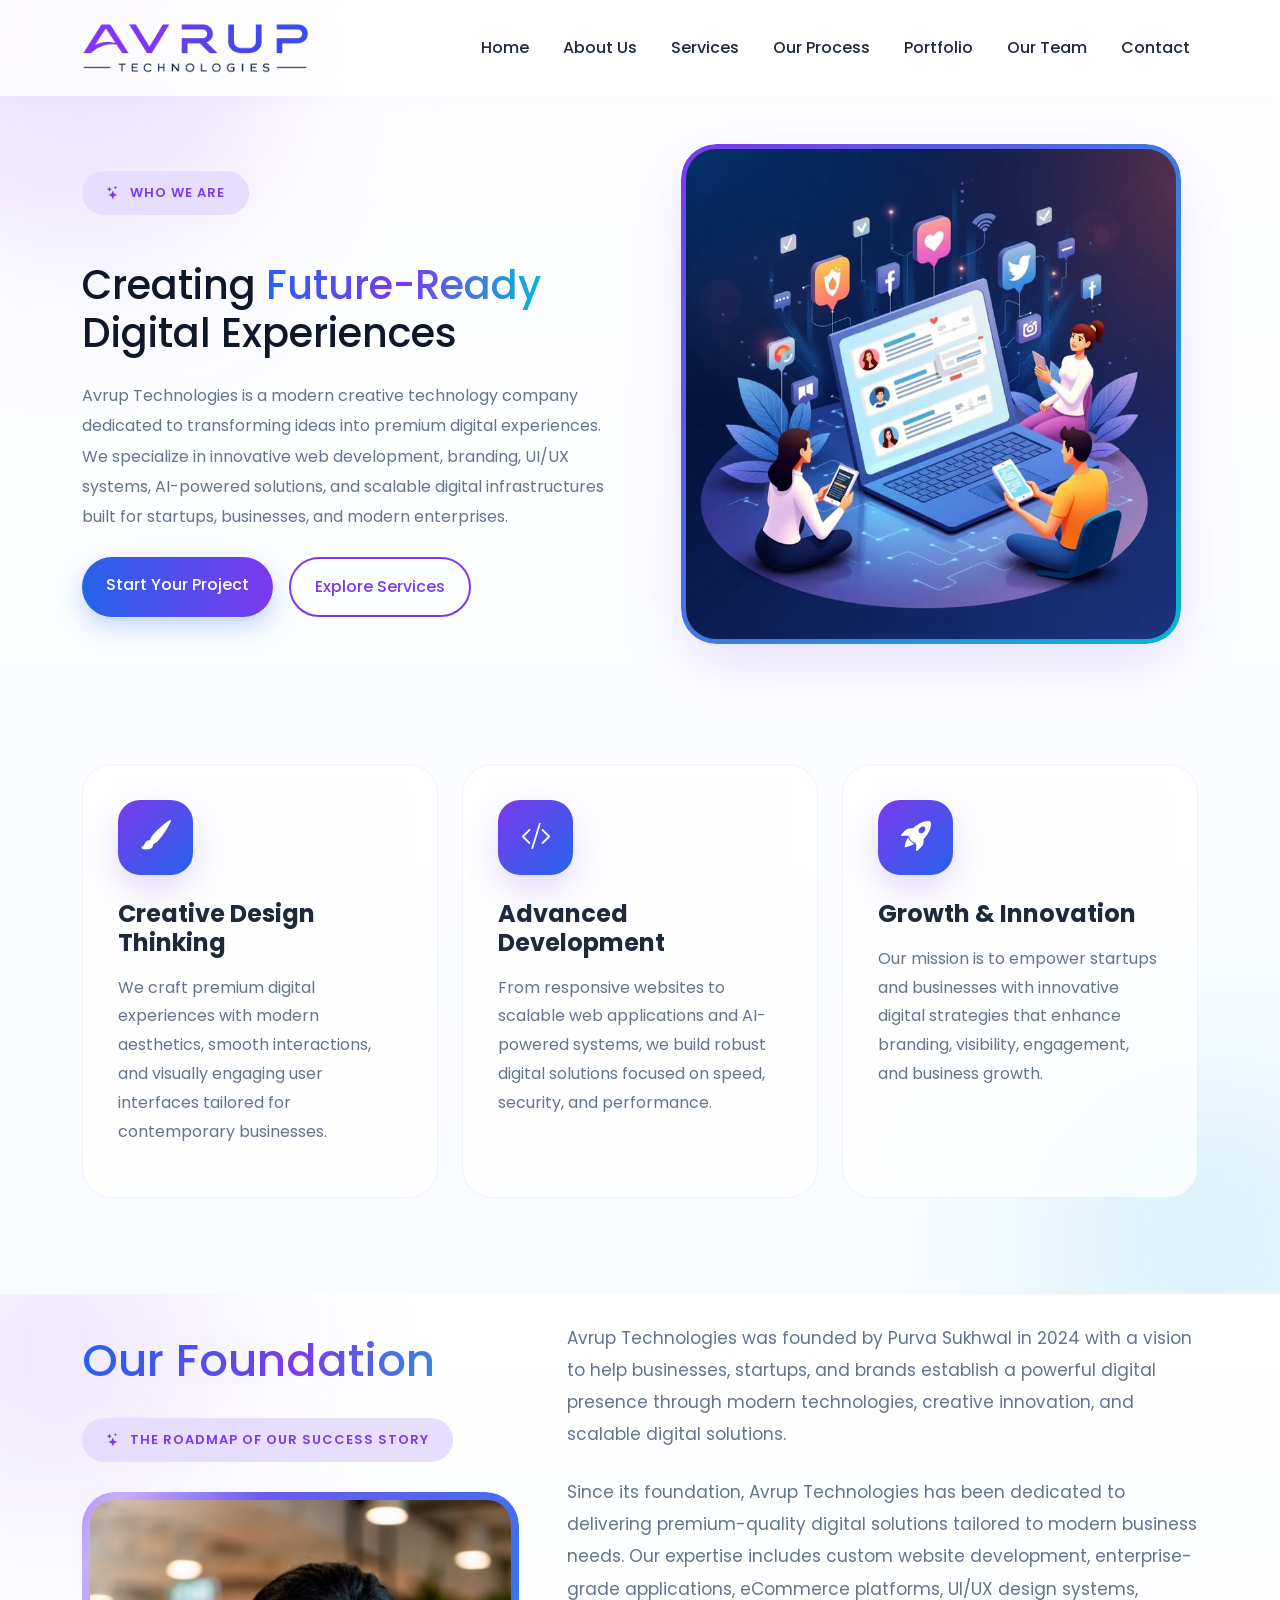
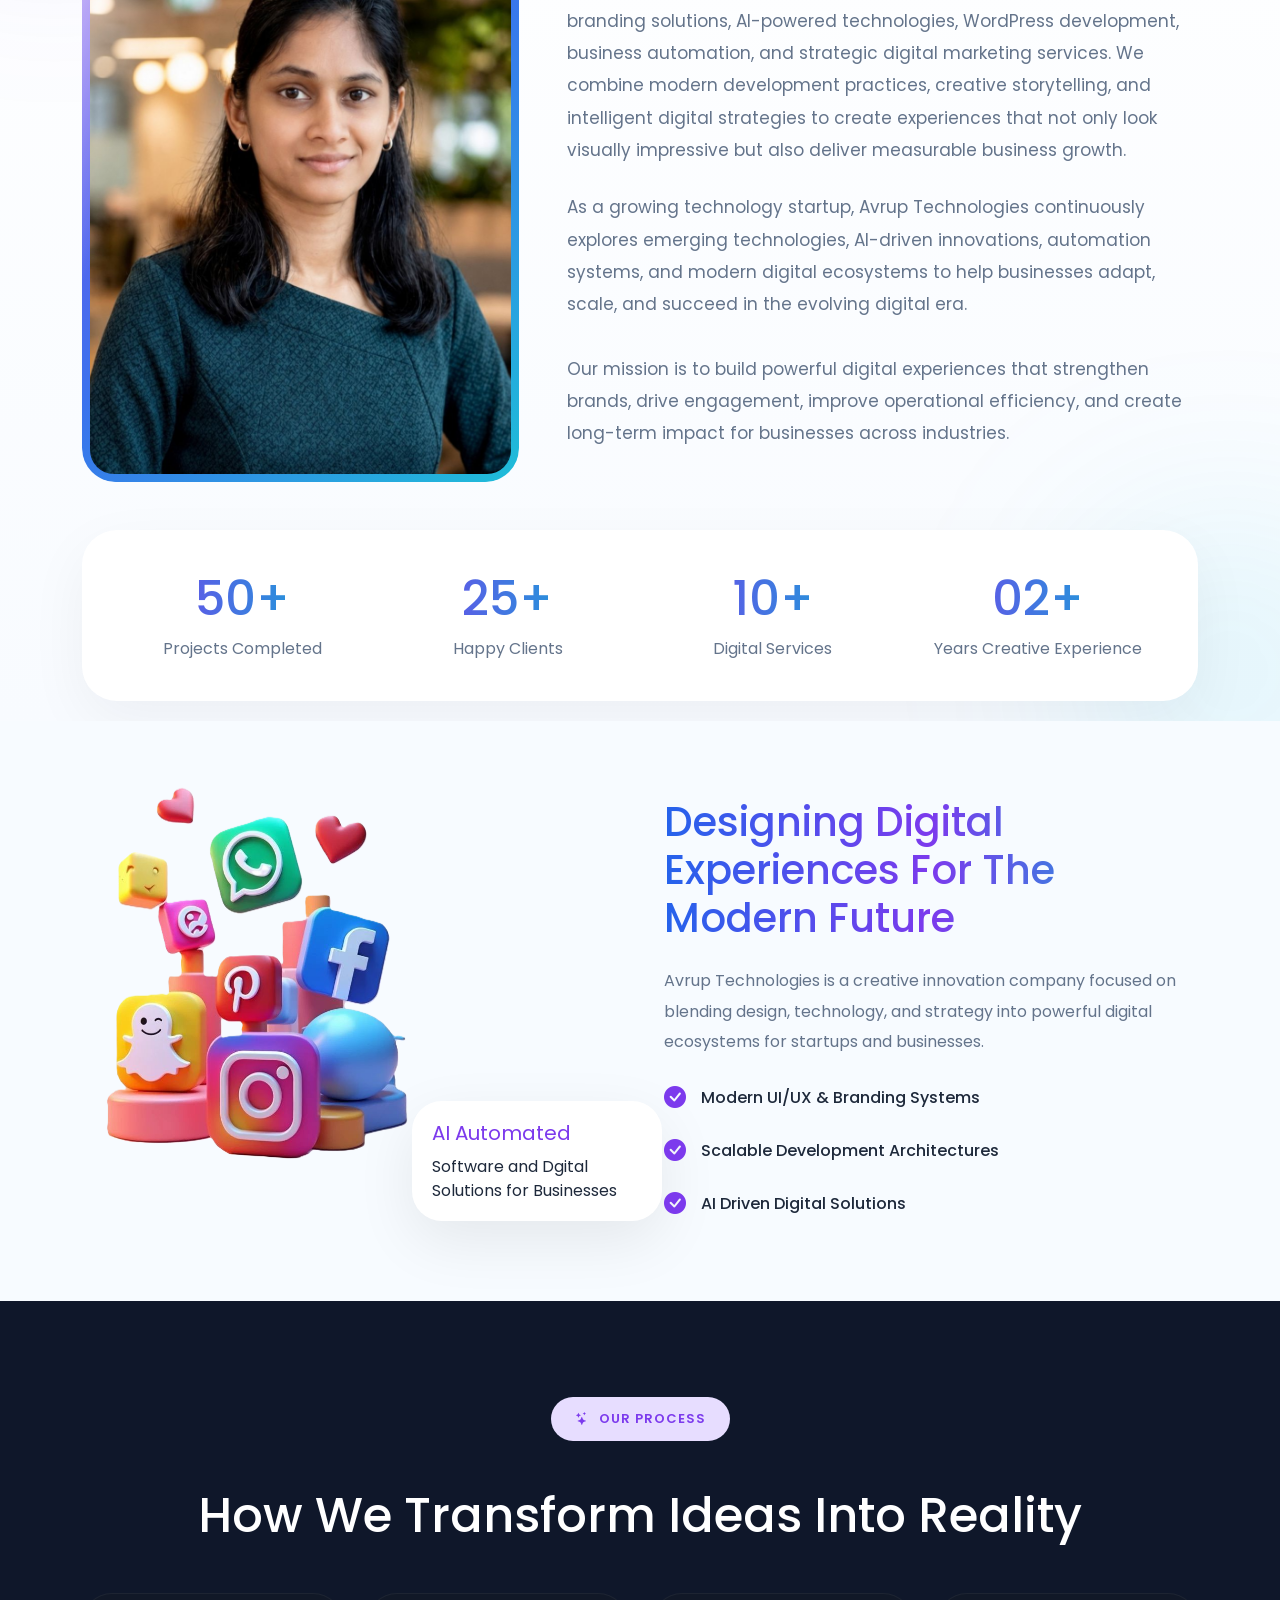
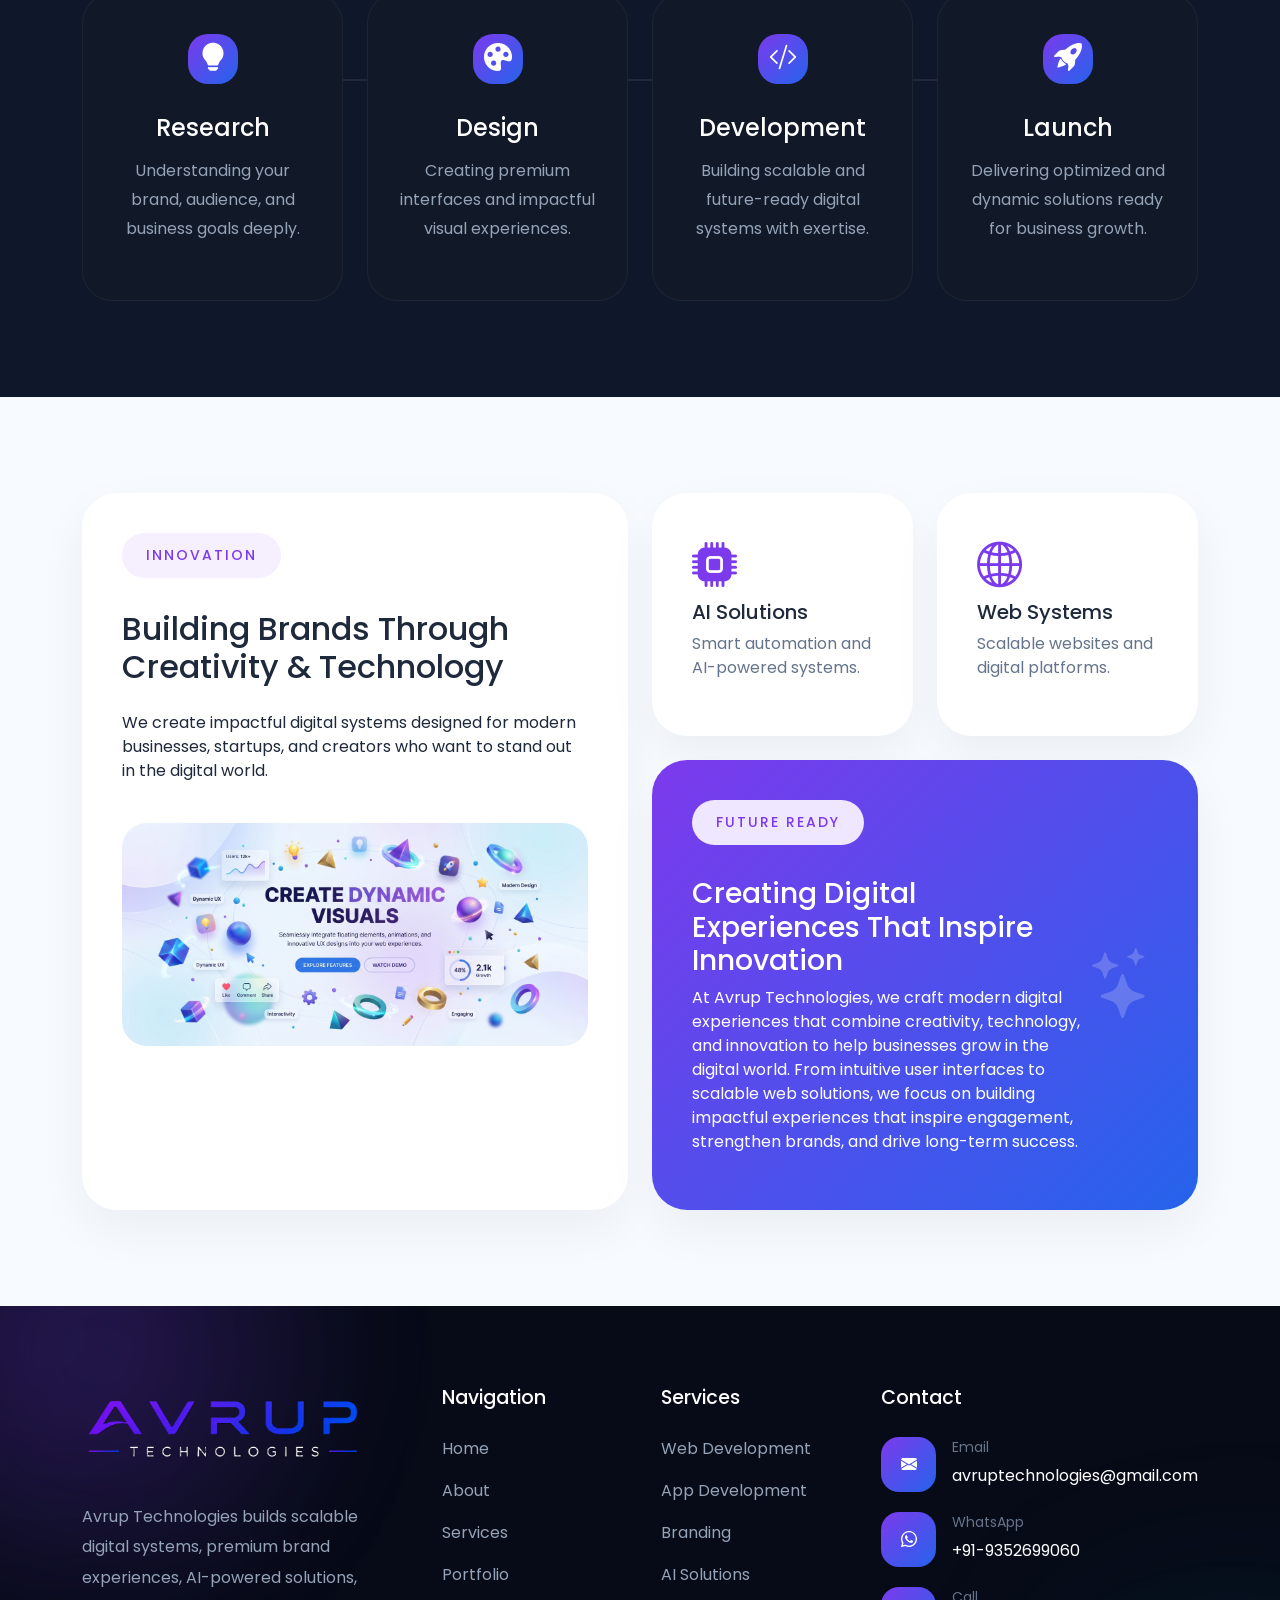
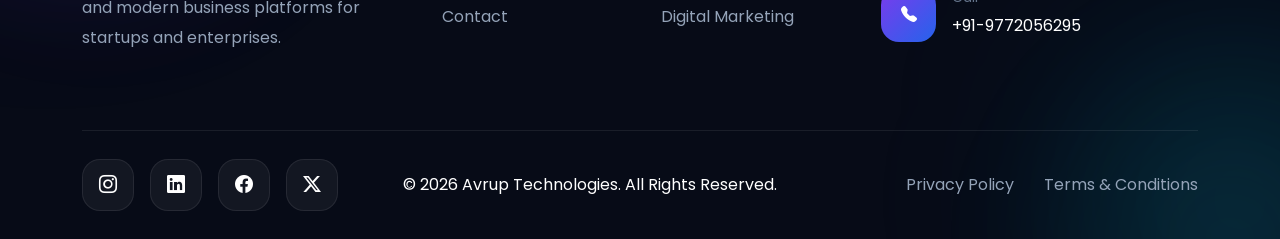
<file: about us.html>
<!DOCTYPE html>
<html lang="en">
<head>
    <meta charset="UTF-8">
    <meta name="viewport" content="width=device-width, initial-scale=1.0">
    <title>Avrup Technologies</title>

    <link href="https://cdn.jsdelivr.net/npm/bootstrap@5.3.3/dist/css/bootstrap.min.css" rel="stylesheet">

    <link rel="stylesheet" href="https://cdn.jsdelivr.net/npm/bootstrap-icons@1.11.3/font/bootstrap-icons.min.css">

    <link href="https://unpkg.com/aos@2.3.4/dist/aos.css" rel="stylesheet">

    <link href="https://fonts.googleapis.com/css2?family=Poppins:wght@300;400;500;600;700;800&display=swap" rel="stylesheet">
    <link href="style.css" rel="stylesheet">
    <link rel="icon" type="image/png" href="assets/Company Icon (Without Background).png">
</head>
<body>

<nav class="navbar navbar-expand-lg fixed-top transition-all">
    <div class="container">
        <a class="navbar-brand d-flex align-items-center gap-2" href="#home">
            <img src="assets/avrup.png" alt="Avrup Technologies Logo" class="img-fluid" style="height: 50px; width: auto;">
            <span></span>
        </a>

        <button class="navbar-toggler border-0 shadow-none" type="button" data-bs-toggle="collapse" data-bs-target="#navMenu" aria-controls="navMenu" aria-expanded="false" aria-label="Toggle navigation">
            <span class="navbar-toggler-icon"></span>
        </button>

        <div class="collapse navbar-collapse" id="navMenu">
            <ul class="navbar-nav ms-auto mb-2 mb-lg-0 alignment-center">
                <li class="nav-item"><a href="https://avruptechnologies.com" class="nav-link py-2 py-lg-0">Home</a></li>
                <li class="nav-item"><a href="about us.html" class="nav-link py-2 py-lg-0">About Us</a></li>
                <li class="nav-item"><a href="services.html" class="nav-link py-2 py-lg-0">Services</a></li>
                <li class="nav-item"><a href="our process.html" class="nav-link py-2 py-lg-0">Our Process</a></li>
                <li class="nav-item"><a href="portfolio.html" class="nav-link py-2 py-lg-0">Portfolio</a></li>
                <li class="nav-item"><a href="our team.html" class="nav-link py-2 py-lg-0">Our Team</a></li>
                <li class="nav-item"><a href="contact.html" class="nav-link py-2 py-lg-0">Contact</a></li>
            </ul>
        </div>
    </div>
</nav>

<section class="about-page-section position-relative overflow-hidden py-5">

    <!-- BACKGROUND EFFECTS -->

    <div class="about-bg-circle about-bg-1"></div>
    <div class="about-bg-circle about-bg-2"></div>

    <div class="container py-5 position-relative z-2">

        <!-- TOP SECTION -->

        <div class="row align-items-center g-5 mb-5">

            <!-- LEFT -->

            <div class="col-lg-6 py-5" data-aos="fade-right">

                <div class="contact-badge">
                    <i class="bi bi-stars"></i>
                        WHO WE ARE
                </div>

                <h1 class="about-main-heading  mt-3 mb-4">
                    Creating
                    <span class="gradient-text">
                        Future-Ready
                    </span>
                    Digital Experiences
                </h1>

                <p class="about-main-para mb-4">
                    Avrup Technologies is a modern creative technology company dedicated to transforming ideas into premium digital experiences. We specialize in innovative web development, branding, UI/UX systems, AI-powered solutions, and scalable digital infrastructures built for startups, businesses, and modern enterprises.
                </p>

                <!-- <p class="about-main-para mb-5">
                    Our vision is to help brands establish a powerful digital presence through creativity, innovation, and strategic technology solutions that drive long-term growth and real-world impact.
                </p> -->

                <!-- BUTTONS -->

                <div class="d-flex flex-wrap gap-3">

                    <a href="#contact"
                       class="btn btn-main text-white px-4 py-3 rounded-pill">
                        Start Your Project
                    </a>

                    <a href="#services"
                       class="btn btn-outline-custom px-4 py-3 rounded-pill">
                        Explore Services
                    </a>

                </div>

            </div>

            <!-- RIGHT -->

            <div class="col-lg-6 text-center" data-aos="zoom-in">

                <div class="about-page-image-wrapper position-relative d-inline-block py-5">

                    <!-- MAIN IMAGE -->

                    <div class="about-image-box">

                        <img src="a (6).jpg"
                         class="img-fluid about-page-main-img"
                         alt="Avrup Technologies">
                    </div>

                    <!-- FLOATING BOX -->

                    <!-- <div class="about-floating-box floating-box-1">

                        <i class="bi bi-lightning-charge-fill"></i>

                        <div>
                            <h6>Creative Innovation</h6>
                            <p>Modern Digital Systems</p>
                        </div>

                    </div>

                    <div class="about-floating-box floating-box-2">

                        <i class="bi bi-globe2"></i>

                        <div>
                            <h6>Global Vision</h6>
                            <p>Scalable Solutions</p>
                        </div>

                    </div>

                    <div class="about-floating-box floating-box-3">

                        <i class="bi bi-cpu-fill"></i>

                        <div>
                            <h6>AI Powered</h6>
                            <p>Future Technologies</p>
                        </div>

                    </div> -->

                </div>

            </div>

        </div>

        <!-- SECOND SECTION -->

        <div class="row g-4 mt-4">

            <div class="col-lg-4" data-aos="fade-up">

                <div class="about-info-card h-100">

                    <div class="about-card-icon">
                        <i class="bi bi-brush-fill"></i>
                    </div>

                    <h4 class="fw-bold mb-3">
                        Creative Design Thinking
                    </h4>

                    <p>
                        We craft premium digital experiences with modern aesthetics, smooth interactions, and visually engaging user interfaces tailored for contemporary businesses.
                    </p>

                </div>

            </div>

            <div class="col-lg-4" data-aos="fade-up" data-aos-delay="100">

                <div class="about-info-card h-100">

                    <div class="about-card-icon">
                        <i class="bi bi-code-slash"></i>
                    </div>

                    <h4 class="fw-bold mb-3">
                        Advanced Development
                    </h4>

                    <p>
                        From responsive websites to scalable web applications and AI-powered systems, we build robust digital solutions focused on speed, security, and performance.
                    </p>

                </div>

            </div>

            <div class="col-lg-4" data-aos="fade-up" data-aos-delay="200">

                <div class="about-info-card h-100">

                    <div class="about-card-icon">
                        <i class="bi bi-rocket-takeoff-fill"></i>
                    </div>

                    <h4 class="fw-bold mb-3">
                        Growth & Innovation
                    </h4>

                    <p>
                        Our mission is to empower startups and businesses with innovative digital strategies that enhance branding, visibility, engagement, and business growth.
                    </p>

                </div>

            </div>

        </div>

    </div>

</section>

<!-- =========================
   COMPANY STORY SECTION
========================= -->

<section class="company-story-section position-relative overflow-hidden">

    <!-- GLOW EFFECTS -->

    <div class="company-glow company-glow-1"></div>
    <div class="company-glow company-glow-2"></div>

    <div class="container position-relative z-2">

        <div class="row align-items-center g-5">


            <div class="col-lg-5"
                 data-aos="fade-right">

                 <h2 class="company-main-title gradient-text">

                    Our Foundation

                </h2>
                 <div class="contact-badge">
                    <i class="bi bi-stars"></i>
                       THE ROADMAP OF OUR SUCCESS STORY
                </div>

                <div class="company-story-image mx-auto mx-lg-0 flex-shrink-0">

                    <img src="avrup1.jpg"
                         alt="Purva Sukhwal"
                         class="img-fluid rounded-5 shadowd">

                </div>

            </div>


            <div class="col-lg-7"
                 data-aos="fade-left">

                

                <p class="company-para">

                    Avrup Technologies was founded by Purva Sukhwal
                    in 2024 with a vision to help businesses,
                    startups, and brands establish a
                    powerful digital presence through
                    modern technologies, creative innovation,
                    and scalable digital solutions.

                </p>

                <p class="company-para">

                    Since its foundation, Avrup Technologies has been dedicated to delivering premium-quality digital solutions tailored to modern business needs. Our expertise includes custom website development, enterprise-grade applications, eCommerce platforms, UI/UX design systems, branding solutions, AI-powered technologies, WordPress development, business automation, and strategic digital marketing services. We combine modern development practices, creative storytelling, and intelligent digital strategies to create experiences that not only look visually impressive but also deliver measurable business growth.
                </p>

                <!-- <p class="company-para">

                    Today, Avrup Technologies delivers
                    premium website development,
                    enterprise applications,
                    eCommerce systems, UI/UX design,
                    branding, AI-powered solutions,
                    WordPress development,
                    and digital marketing services
                    for businesses seeking impactful,
                    future-ready digital growth.
                </p> -->

                <!-- <P class="company-para">

                    Our team focuses on performance,
                    creativity, responsive experiences,
                    secure development architectures,
                    and long-term client partnerships
                    to create solutions that are both
                    visually powerful and strategically scalable.
                </P> -->

                <p class="company-para">

                    As a growing technology startup, Avrup Technologies continuously explores emerging technologies, AI-driven innovations, automation systems, and modern digital ecosystems to help businesses adapt, scale, and succeed in the evolving digital era. 
                    <br><br>Our mission is to build powerful digital experiences that strengthen brands, drive engagement, improve operational efficiency, and create long-term impact for businesses across industries.
                </p>

            </div>

        </div>


        <div class="about-stats-wrapper mt-5" data-aos="fade-up">

            <div class="row text-center g-4">

                <div class="col-md-3 col-6">

                    <div class="about-stat-box">

                        <h2>50+</h2>

                        <p>Projects Completed</p>

                    </div>

                </div>

                <div class="col-md-3 col-6">

                    <div class="about-stat-box">

                        <h2>25+</h2>

                        <p>Happy Clients</p>

                    </div>

                </div>

                <div class="col-md-3 col-6">

                    <div class="about-stat-box">

                        <h2>10+</h2>

                        <p>Digital Services</p>

                    </div>

                </div>

                <div class="col-md-3 col-6">

                    <div class="about-stat-box">

                        <h2>02+</h2>

                        <p>Years Creative Experience</p>

                    </div>

                </div>

            </div>

        </div>

    </div>

</section>

<!-- =========================
     GLASSMORPHISM STORY SECTION
========================= -->

<section class="about-story-section position-relative overflow-hidden">

    <div class="container">

        <div class="row align-items-center g-5">

            <!-- LEFT IMAGE STACK -->

            <div class="col-lg-6" data-aos="fade-right">

                <div class="story-image-layout">

                    <div class="story-img story-img-main">
                        <img src="a (04).png" alt="">
                    </div>

                    <!-- <div class="story-img story-img-small">
                        <img src="pic 1.png" alt="">
                    </div> -->

                    <div class="story-experience-box">
                        <h2>AI Automated</h2>
                        <p>Software and Dgital Solutions for Businesses</p>
                    </div>

                </div>

            </div>

            <!-- RIGHT CONTENT -->

            <div class="col-lg-6" data-aos="fade-left">

                <h2 class="story-heading mt-3 mb-4 gradient-text">
                    Designing Digital Experiences
                    For The Modern Future
                </h2>

                <p class="story-para mb-4">
                    Avrup Technologies is a creative innovation company focused on blending design, technology, and strategy into powerful digital ecosystems for startups and businesses.
                </p>

                <div class="story-feature-list">

                    <div class="story-feature-item">
                        <i class="bi bi-check-circle-fill"></i>
                        <span>Modern UI/UX & Branding Systems</span>
                    </div>

                    <div class="story-feature-item">
                        <i class="bi bi-check-circle-fill"></i>
                        <span>Scalable Development Architectures</span>
                    </div>

                    <div class="story-feature-item">
                        <i class="bi bi-check-circle-fill"></i>
                        <span>AI Driven Digital Solutions</span>
                    </div>

                </div>

            </div>

        </div>

    </div>

</section>



<!-- =========================
     HORIZONTAL PROCESS SECTION
========================= -->

<section class="creative-process-section py-5">

    <div class="container py-5">

        <div class="text-center mb-5">

            <div class="contact-badge">
                    <i class="bi bi-stars"></i>
                        OUR PROCESS
                </div>

            <h2 class="process-title mt-3">
                How We Transform
                Ideas Into Reality
            </h2>

        </div>

        <div class="process-horizontal-wrapper">

            <div class="process-line"></div>

            <div class="row g-4">

                <div class="col-lg-3 col-md-6">

                    <div class="process-modern-card">

                        <!-- <div class="process-number">
                            01
                        </div> -->

                        <div class="process-icon">
                            <i class="bi bi-lightbulb-fill"></i>
                        </div>

                        <h4>Research</h4>

                        <p>
                            Understanding your brand, audience, and business goals deeply.
                        </p>

                    </div>

                </div>

                <div class="col-lg-3 col-md-6">

                    <div class="process-modern-card">

                        <!-- <div class="process-number">
                            02
                        </div> -->

                        <div class="process-icon">
                            <i class="bi bi-palette-fill"></i>
                        </div>

                        <h4>Design</h4>

                        <p>
                            Creating premium interfaces and impactful visual experiences.
                        </p>

                    </div>

                </div>

                <div class="col-lg-3 col-md-6">

                    <div class="process-modern-card">

                        <!-- <div class="process-number">
                            03
                        </div> -->

                        <div class="process-icon">
                            <i class="bi bi-code-slash"></i>
                        </div>

                        <h4>Development</h4>

                        <p>
                            Building scalable and future-ready digital systems with exertise.
                        </p>

                    </div>

                </div>

                <div class="col-lg-3 col-md-6">

                    <div class="process-modern-card">

                        <!-- <div class="process-number">
                            04
                        </div> -->

                        <div class="process-icon">
                            <i class="bi bi-rocket-takeoff-fill"></i>
                        </div>

                        <h4>Launch</h4>

                        <p>
                            Delivering optimized and dynamic solutions ready for business growth.
                        </p>

                    </div>

                </div>

            </div>

        </div>

    </div>

</section>



<!-- =========================
     SPLIT BENTO SECTION
========================= -->

<section class="bento-about-section py-5 position-relative overflow-hidden">

    <div class="container py-5">

        <div class="row g-4">

            <!-- LARGE CARD -->

            <div class="col-lg-6">

                <div class="bento-large-card h-100">

                    <span class="services-mini-badge text-uppercase tracking-wider d-inline-block mb-3">
                        Innovation
                    </span>

                    <h2 class="mt-3 mb-4">
                        Building Brands Through Creativity & Technology
                    </h2>

                    <p>
                        We create impactful digital systems designed for modern businesses, startups, and creators who want to stand out in the digital world.
                    </p>

                    <img src="f.jpeg" class="img-fluid mt-4">

                </div>

            </div>

            <!-- SMALL GRID -->

            <div class="col-lg-6">

                <div class="row g-4">

                    <div class="col-md-6">

                        <div class="bento-small-card">

                            <i class="bi bi-cpu-fill"></i>

                            <h5>
                                AI Solutions
                            </h5>

                            <p>
                                Smart automation and AI-powered systems.
                            </p>

                        </div>

                    </div>

                    <div class="col-md-6">

                        <div class="bento-small-card">

                            <i class="bi bi-globe2"></i>

                            <h5>
                                Web Systems
                            </h5>

                            <p>
                                Scalable websites and digital platforms.
                            </p>

                        </div>

                    </div>

                    <div class="col-12">

                        <div class="bento-wide-card">

                            <div>

                                <span class="services-mini-badgeee text-uppercase tracking-wider d-inline-block mb-3">
                                    Future Ready
                                </span>

                                <h3 class="mt-3">
                                    Creating Digital Experiences That Inspire Innovation
                                </h3>
                                <p>At Avrup Technologies, we craft modern digital experiences that combine creativity, technology, and innovation to help businesses grow in the digital world. From intuitive user interfaces to scalable web solutions, we focus on building impactful experiences that inspire engagement, strengthen brands, and drive long-term success.</p>

                            </div>

                            <i class="bi bi-stars"></i>

                        </div>

                    </div>

                </div>

            </div>

        </div>

    </div>

</section>

<footer class="neo-footer position-relative overflow-hidden">

    <!-- BACKGROUND -->

    <div class="neo-footer-blur blur-left"></div>
    <div class="neo-footer-blur blur-right"></div>

    

        <!-- TOP CTA -->

    <div class="container position-relative z-2">


        <!-- MAIN GRID -->

        <div class="footer-main-grid">

            <!-- BRAND -->

            <div class="footer-brand-column">

                <div class="footer-brand-logo">

                    <img src="assets/dark logo.png" alt="Avrup Technologies" class="img-fluid footer-logo"></div>

                <p class="footer-brand-text">
                    Avrup Technologies builds scalable digital systems,
                    premium brand experiences, AI-powered solutions,
                    and modern business platforms for startups and enterprises.
                </p>

                <!-- SOCIAL -->

                

            </div>

            <!-- LINKS -->

            <div class="footer-links-column">

                <h5>
                    Navigation
                </h5>

                <ul>

                    <li><a href="https://avruptechnologies.com">Home</a></li>
                    <li><a href="about us.html">About</a></li>
                    <li><a href="services.html">Services</a></li>
                    <li><a href="portfolio.html">Portfolio</a></li>
                    <li><a href="contact.html">Contact</a></li>

                </ul>

            </div>

            <!-- SERVICES -->

            <div class="footer-links-column">

                <h5>
                    Services
                </h5>

                <ul>

                    <li><a href="services.html">Web Development</a></li>
                    <li><a href="services.html">App Development</a></li>
                    <li><a href="services.html">Branding</a></li>
                    <li><a href="services.html">AI Solutions</a></li>
                    <li><a href="services.html">Digital Marketing</a></li>

                </ul>

            </div>

            <!-- CONTACT -->

            <div class="footer-contact-column">

                <h5>
                    Contact
                </h5>

                <div class="footer-contact-list">

                    <div class="footer-contact-row">

                        <div class="footer-contact-icon">
                            <i class="bi bi-envelope-fill"></i>
                        </div>

                        <div>

                            <small>Email</small>

                            <a href="mailto:avruptechnologies@gmail.com" style="text-decoration:none; color:white;">
                                avruptechnologies@gmail.com
                            </a>

                        </div>

                    </div>

                    <div class="footer-contact-row">

                        <div class="footer-contact-icon">
                            <i class="bi bi-whatsapp"></i>
                        </div>

                        <div>

                            <small>WhatsApp</small>

                            <a href="https://wa.me/919352699060" target="_blank" style="text-decoration:none; color:white;">
                                +91-9352699060
                            </a>

                        </div>

                    </div>

                    <div class="footer-contact-row">

                        <div class="footer-contact-icon">
                            <i class="bi bi-telephone-fill"></i>
                        </div>

                        <div>

                            <small>Call</small>

                            <a href="tel:+91-9772056295" style="text-decoration:none; color:white;">
                                +91-9772056295
                            </a>

                        </div>

                    </div>

                </div>

            </div>

        </div>

        <!-- BOTTOM -->

        <div class="footer-bottom-bar">

            
            <div class="footer-social-row">

                    <a href="https://www.instagram.com/avruptechnologies/">
                        <i class="bi bi-instagram"></i>
                    </a>

                    <a href="https://www.linkedin.com/company/avrup-technologies/">
                        <i class="bi bi-linkedin"></i>
                    </a>

                    <a href="https://www.facebook.com/profile.php?id=61589559846465">
                        <i class="bi bi-facebook"></i>
                    </a>

                    <a href="https://x.com/Avrup_Tech">
                        <i class="bi bi-twitter-x"></i>
                    </a>

                </div>

                <a href="https://avruptechnologies.com" style="text-decoration:none; color:white;">
                © 2026 Avrup Technologies. All Rights Reserved.
                </a><br>
                

             <div class="footer-bottom-links">

                <a href="#">
                    Privacy Policy
                </a>

                <a href="#">
                    Terms & Conditions
                </a>

            </div>

        </div>

    </div>

</footer>

<button onclick="topFunction()" id="topBtn" class="position-fixed border-0 outline-none rounded-circle text-white d-none align-items-center justify-content-center transition-all shadow" style="bottom:158px; right:30px; z-index:9999; width:55px; height:55px;">
    <i class="bi bi-arrow-up-circle-fill fs-3"></i>
</button>

<script src="https://cdn.jsdelivr.net/npm/bootstrap@5.3.3/dist/js/bootstrap.bundle.min.js"></script>
<script src="https://unpkg.com/aos@2.3.4/dist/aos.js"></script>

<script>
    // Visibility state handler logic for standard Scroll-To-Top dynamic target elements
    window.onscroll = function () {
        const btn = document.getElementById("topBtn");
        if (document.body.scrollTop > 200 || document.documentElement.scrollTop > 200) {
            btn.classList.remove("d-none");
            btn.classList.add("d-flex");
        } else {
            btn.classList.remove("d-flex");
            btn.classList.add("d-none");
        }
    };

    function topFunction() {
        window.scrollTo({
            top: 0,
            behavior: "smooth"
        });
    }

    // Initialize Animate On Scroll (AOS) Architecture Engines
    AOS.init({
        duration: 1200,
        once: true,
        offset: 100,
        easing: 'ease-in-out'
    });

    // Control dynamic shadow layout effects on layout header navigation bands during scroll operations
    window.addEventListener('scroll', function(){
        const navbar = document.querySelector('.navbar');
        if (window.scrollY > 50) {
            navbar.classList.add('shadow-lg', 'bg-white');
        } else {
            navbar.classList.remove('shadow-lg', 'bg-white');
        }
    });

    // Unified dynamic client request communication transmitter engine (formsubmit.co AJAX integration)
    const form = document.getElementById("contactForm");
    const popup = document.getElementById("successPopup");

    form.addEventListener("submit", async function(e){
        e.preventDefault();
        const formData = new FormData(form);

        try {
            const response = await fetch(form.action, {
                method: "POST",
                body: formData,
                headers: { 'Accept': 'application/json' }
            });

            if (response.ok) {
                popup.classList.add("active");
                form.reset();
                setTimeout(() => {
                    popup.classList.remove("active");
                }, 3500);
            } else {
                alert("Submission pipeline validation failure. Please test communication manually.");
            }
        } catch (error) {
            alert("Network routing connectivity error context detected.");
        }
    });
</script>

<script>
    // Auto-close Bootstrap 5 mobile navigation menu overlay when an anchor link is clicked
const navLinks = document.querySelectorAll('.nav-link');
const menuToggle = document.getElementById('navMenu');
const bsCollapse = new bootstrap.Collapse(menuToggle, { toggle: false });

navLinks.forEach((link) => {
    link.addEventListener('click', () => {
        // Only trigger collapse if the mobile hamburger toggler is currently visible
        if (window.getComputedStyle(document.querySelector('.navbar-toggler')).display !== 'none') {
            bsCollapse.hide();
        }
    });
});
</script>

</body>
</html>
</file>
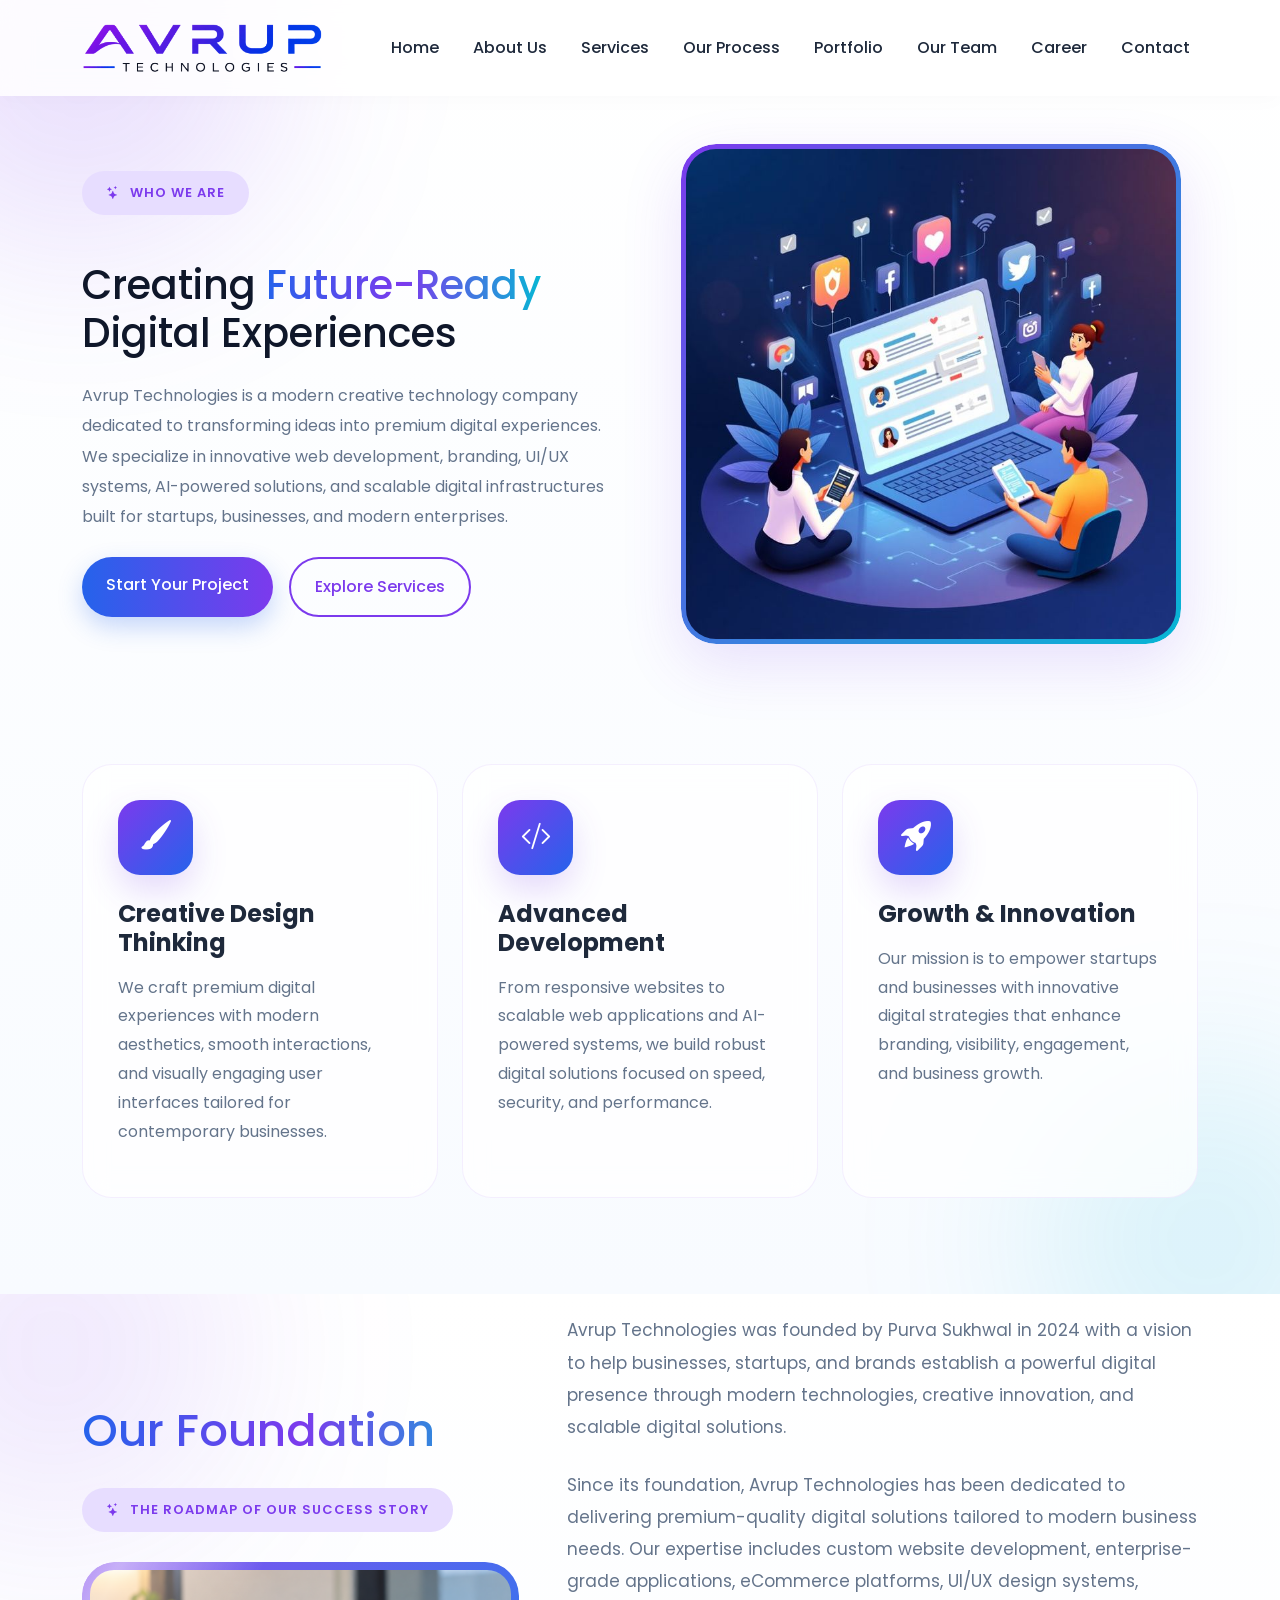
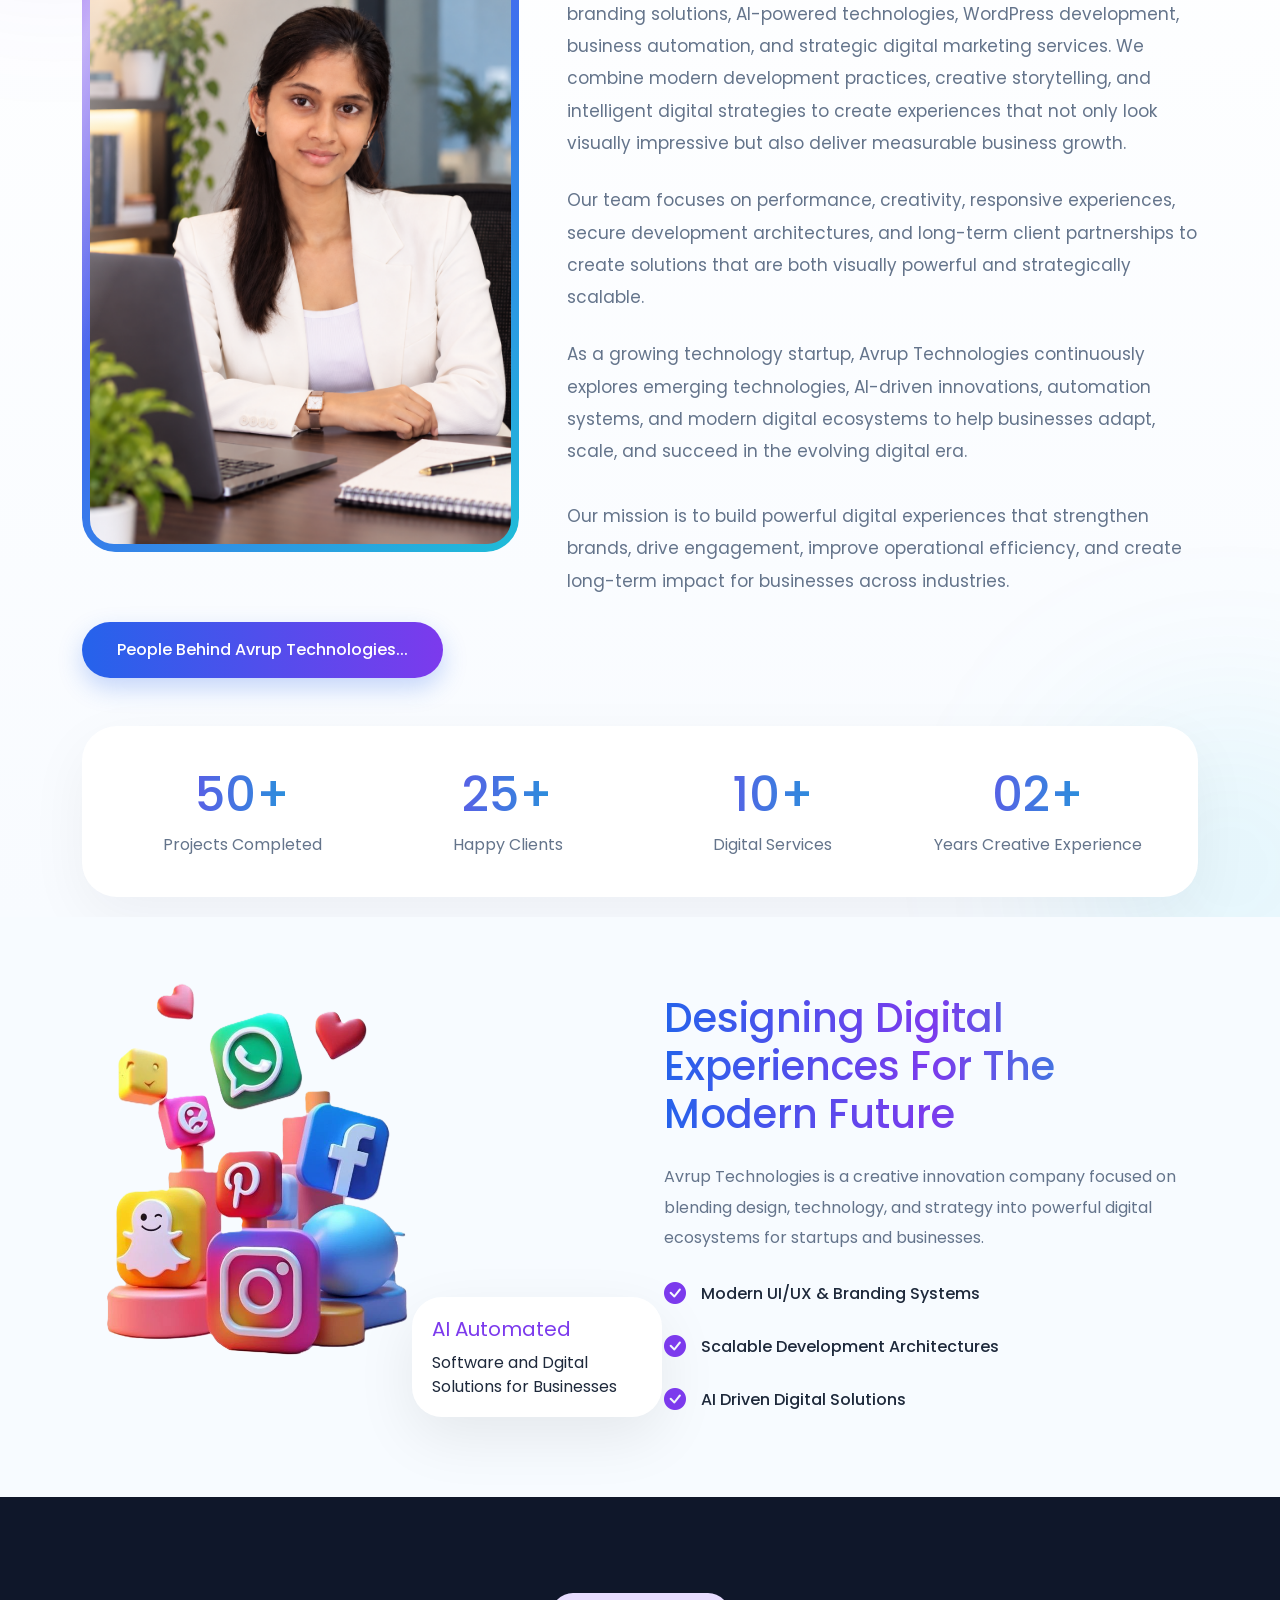
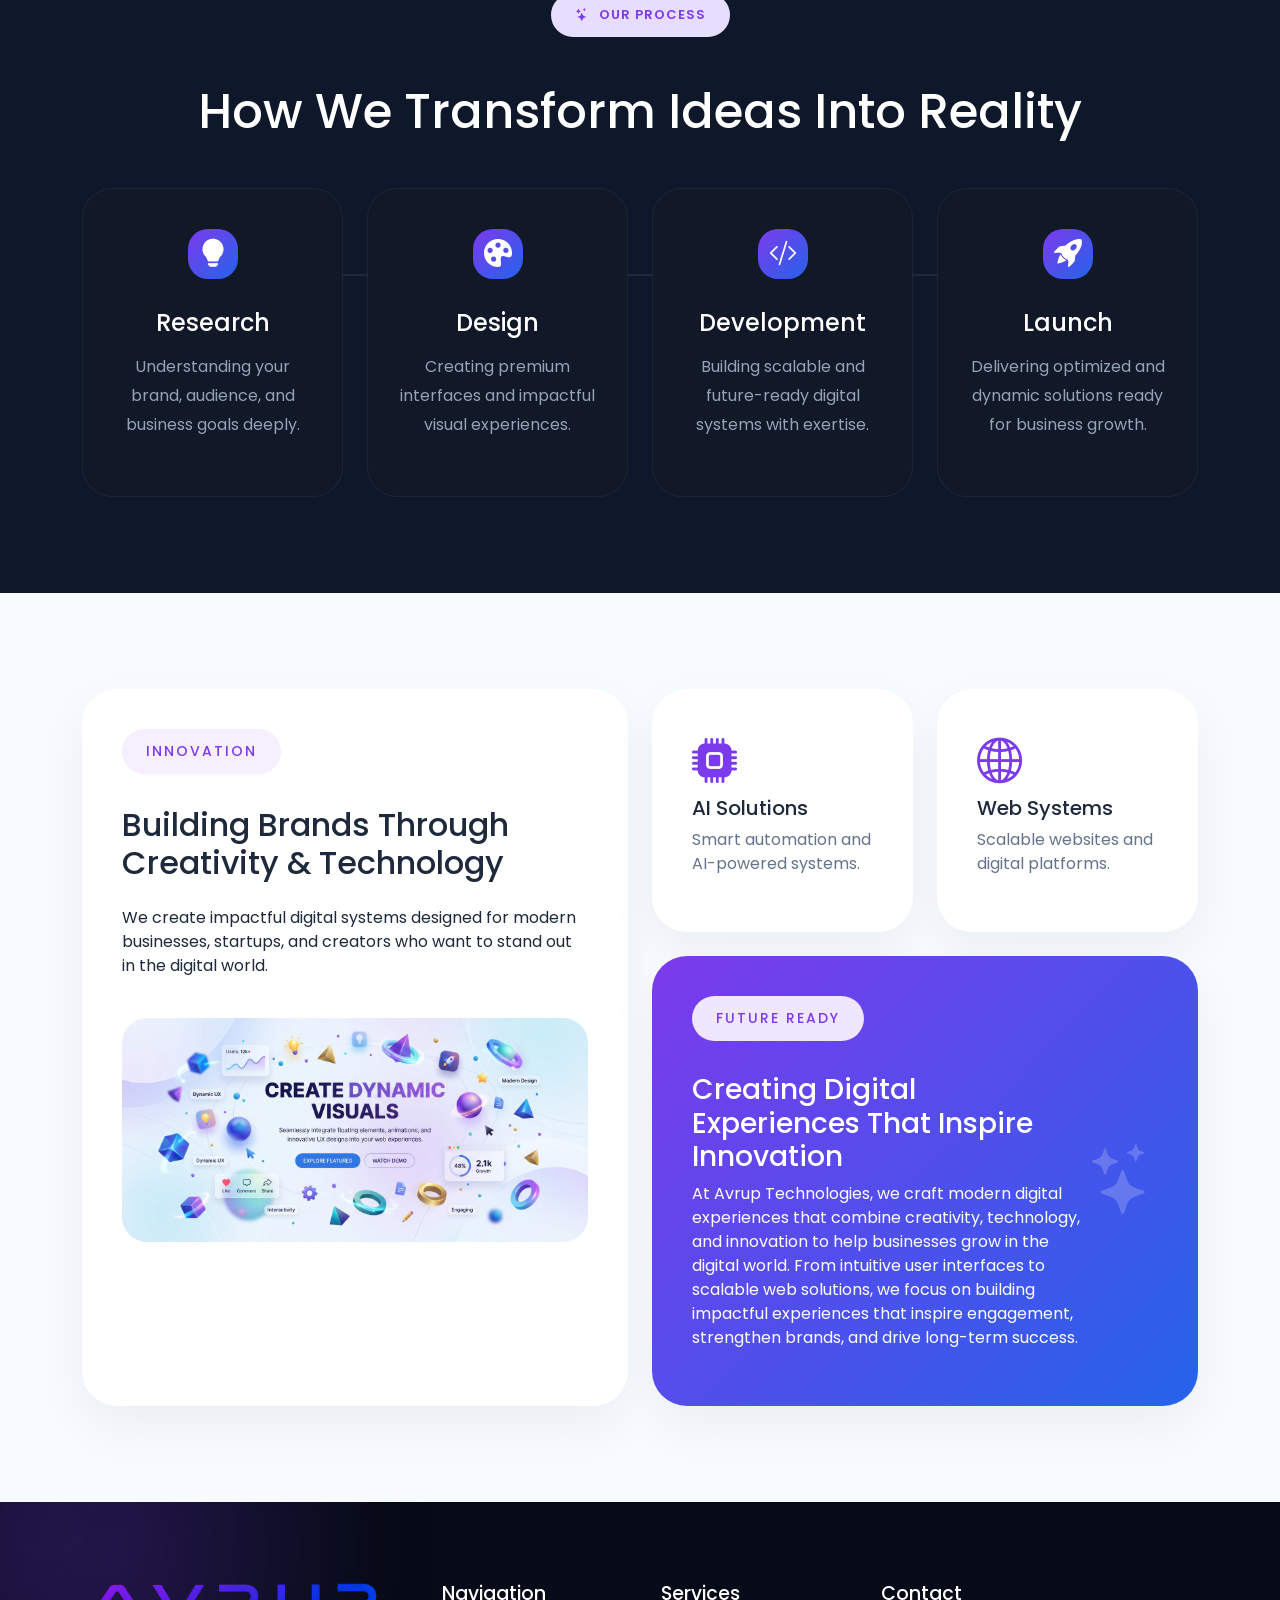
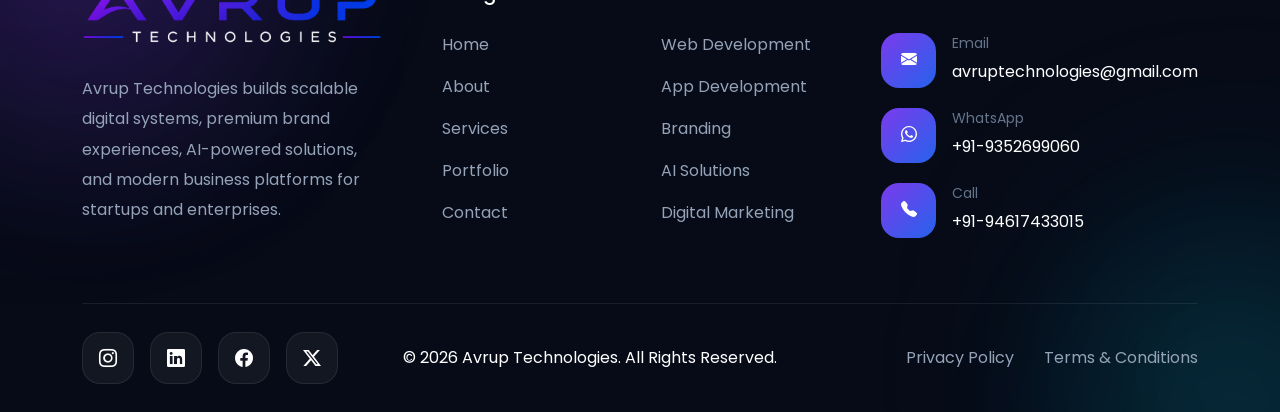
<file: about-us.html>
<!DOCTYPE html>
<html lang="en">
<head>
    <meta charset="UTF-8">
    <meta name="viewport" content="width=device-width, initial-scale=1.0">
    <title>Avrup Technologies</title>

    <link href="https://cdn.jsdelivr.net/npm/bootstrap@5.3.3/dist/css/bootstrap.min.css" rel="stylesheet">

    <link rel="stylesheet" href="https://cdn.jsdelivr.net/npm/bootstrap-icons@1.11.3/font/bootstrap-icons.min.css">

    <link href="https://unpkg.com/aos@2.3.4/dist/aos.css" rel="stylesheet">

    <link href="https://fonts.googleapis.com/css2?family=Poppins:wght@300;400;500;600;700;800&display=swap" rel="stylesheet">
    <link href="style.css" rel="stylesheet">
    <link rel="icon" type="image/png" href="assets/Company Icon (Without Background).png">
</head>
<body>

<nav class="navbar navbar-expand-lg fixed-top transition-all">
    <div class="container">
        <a class="navbar-brand d-flex align-items-center gap-2" href="#home">
            <img src="assets/flogo.png" alt="Avrup Technologies Logo" class="img-fluid" style="height: 50px; width: auto;">
            <span></span>
        </a>

        <button class="navbar-toggler border-0 shadow-none" type="button" data-bs-toggle="collapse" data-bs-target="#navMenu" aria-controls="navMenu" aria-expanded="false" aria-label="Toggle navigation">
            <span class="navbar-toggler-icon"></span>
        </button>

        <div class="collapse navbar-collapse" id="navMenu">
            <ul class="navbar-nav ms-auto mb-2 mb-lg-0 alignment-center">
                <li class="nav-item"><a href="https://avruptechnologies.com" class="nav-link py-2 py-lg-0">Home</a></li>
                <li class="nav-item"><a href="about-us.html" class="nav-link py-2 py-lg-0">About Us</a></li>
                <li class="nav-item"><a href="services.html" class="nav-link py-2 py-lg-0">Services</a></li>
                <li class="nav-item"><a href="our-process.html" class="nav-link py-2 py-lg-0">Our Process</a></li>
                <li class="nav-item"><a href="portfolio.html" class="nav-link py-2 py-lg-0">Portfolio</a></li>
                <li class="nav-item"><a href="our-team.html" class="nav-link py-2 py-lg-0">Our Team</a></li>
                <li class="nav-item"><a href="career.html" class="nav-link py-2 py-lg-0">Career</a></li>
                <li class="nav-item"><a href="contact.html" class="nav-link py-2 py-lg-0">Contact</a></li>
            </ul>
        </div>
    </div>
</nav>

<section class="about-page-section position-relative overflow-hidden py-5">

    <!-- BACKGROUND EFFECTS -->

    <div class="about-bg-circle about-bg-1"></div>
    <div class="about-bg-circle about-bg-2"></div>

    <div class="container py-5 position-relative z-2">

        <!-- TOP SECTION -->

        <div class="row align-items-center g-5 mb-5">

            <!-- LEFT -->

            <div class="col-lg-6 py-5" data-aos="fade-right">

                <div class="contact-badge">
                    <i class="bi bi-stars"></i>
                        WHO WE ARE
                </div>

                <h1 class="about-main-heading  mt-3 mb-4">
                    Creating
                    <span class="gradient-text">
                        Future-Ready
                    </span>
                    Digital Experiences
                </h1>

                <p class="about-main-para mb-4">
                    Avrup Technologies is a modern creative technology company dedicated to transforming ideas into premium digital experiences. We specialize in innovative web development, branding, UI/UX systems, AI-powered solutions, and scalable digital infrastructures built for startups, businesses, and modern enterprises.
                </p>

                <!-- <p class="about-main-para mb-5">
                    Our vision is to help brands establish a powerful digital presence through creativity, innovation, and strategic technology solutions that drive long-term growth and real-world impact.
                </p> -->

                <!-- BUTTONS -->

                <div class="d-flex flex-wrap gap-3">

                    <a href="#contact"
                       class="btn btn-main text-white px-4 py-3 rounded-pill">
                        Start Your Project
                    </a>

                    <a href="#services"
                       class="btn btn-outline-custom px-4 py-3 rounded-pill">
                        Explore Services
                    </a>

                </div>

            </div>

            <!-- RIGHT -->

            <div class="col-lg-6 text-center" data-aos="zoom-in">

                <div class="about-page-image-wrapper position-relative d-inline-block py-5">

                    <!-- MAIN IMAGE -->

                    <div class="about-image-box">

                        <img src="a (6).jpg"
                         class="img-fluid about-page-main-img"
                         alt="Avrup Technologies">
                    </div>

                    <!-- FLOATING BOX -->

                    <!-- <div class="about-floating-box floating-box-1">

                        <i class="bi bi-lightning-charge-fill"></i>

                        <div>
                            <h6>Creative Innovation</h6>
                            <p>Modern Digital Systems</p>
                        </div>

                    </div>

                    <div class="about-floating-box floating-box-2">

                        <i class="bi bi-globe2"></i>

                        <div>
                            <h6>Global Vision</h6>
                            <p>Scalable Solutions</p>
                        </div>

                    </div>

                    <div class="about-floating-box floating-box-3">

                        <i class="bi bi-cpu-fill"></i>

                        <div>
                            <h6>AI Powered</h6>
                            <p>Future Technologies</p>
                        </div>

                    </div> -->

                </div>

            </div>

        </div>

        <!-- SECOND SECTION -->

        <div class="row g-4 mt-4">

            <div class="col-lg-4" data-aos="fade-up">

                <div class="about-info-card h-100">

                    <div class="about-card-icon">
                        <i class="bi bi-brush-fill"></i>
                    </div>

                    <h4 class="fw-bold mb-3">
                        Creative Design Thinking
                    </h4>

                    <p>
                        We craft premium digital experiences with modern aesthetics, smooth interactions, and visually engaging user interfaces tailored for contemporary businesses.
                    </p>

                </div>

            </div>

            <div class="col-lg-4" data-aos="fade-up" data-aos-delay="100">

                <div class="about-info-card h-100">

                    <div class="about-card-icon">
                        <i class="bi bi-code-slash"></i>
                    </div>

                    <h4 class="fw-bold mb-3">
                        Advanced Development
                    </h4>

                    <p>
                        From responsive websites to scalable web applications and AI-powered systems, we build robust digital solutions focused on speed, security, and performance.
                    </p>

                </div>

            </div>

            <div class="col-lg-4" data-aos="fade-up" data-aos-delay="200">

                <div class="about-info-card h-100">

                    <div class="about-card-icon">
                        <i class="bi bi-rocket-takeoff-fill"></i>
                    </div>

                    <h4 class="fw-bold mb-3">
                        Growth & Innovation
                    </h4>

                    <p>
                        Our mission is to empower startups and businesses with innovative digital strategies that enhance branding, visibility, engagement, and business growth.
                    </p>

                </div>

            </div>

        </div>

    </div>

</section>

<!-- =========================
   COMPANY STORY SECTION
========================= -->

<section class="company-story-section position-relative overflow-hidden">

    <!-- GLOW EFFECTS -->

    <div class="company-glow company-glow-1"></div>
    <div class="company-glow company-glow-2"></div>

    <div class="container position-relative z-2">

        <div class="row align-items-center g-5">


            <div class="col-lg-5"
                 data-aos="fade-right">

                 <h2 class="company-main-title gradient-text">

                    Our Foundation

                </h2>
                 <div class="contact-badge">
                    <i class="bi bi-stars"></i>
                       THE ROADMAP OF OUR SUCCESS STORY
                </div>

                <br>

                <div class="company-story-image mx-auto mx-lg-0 flex-shrink-0">

                    <img src="Team/purvaaa.png"
                         alt="Purva Sukhwal"
                         class="img-fluid rounded-5 shadowd">

                </div>

            </div>


            <div class="col-lg-7"
                 data-aos="fade-left">

                

                <p class="company-para">

                    Avrup Technologies was founded by Purva Sukhwal
                    in 2024 with a vision to help businesses,
                    startups, and brands establish a
                    powerful digital presence through
                    modern technologies, creative innovation,
                    and scalable digital solutions.

                </p>

                <p class="company-para">

                    Since its foundation, Avrup Technologies has been dedicated to delivering premium-quality digital solutions tailored to modern business needs. Our expertise includes custom website development, enterprise-grade applications, eCommerce platforms, UI/UX design systems, branding solutions, AI-powered technologies, WordPress development, business automation, and strategic digital marketing services. We combine modern development practices, creative storytelling, and intelligent digital strategies to create experiences that not only look visually impressive but also deliver measurable business growth.
                </p>

                <!-- <p class="company-para">

                    Today, Avrup Technologies delivers
                    premium website development,
                    enterprise applications,
                    eCommerce systems, UI/UX design,
                    branding, AI-powered solutions,
                    WordPress development,
                    and digital marketing services
                    for businesses seeking impactful,
                    future-ready digital growth.
                </p> -->

                <P class="company-para">

                    Our team focuses on performance,
                    creativity, responsive experiences,
                    secure development architectures,
                    and long-term client partnerships
                    to create solutions that are both
                    visually powerful and strategically scalable.
                </P>

                <p class="company-para">

                    As a growing technology startup, Avrup Technologies continuously explores emerging technologies, AI-driven innovations, automation systems, and modern digital ecosystems to help businesses adapt, scale, and succeed in the evolving digital era. 
                    <br><br>Our mission is to build powerful digital experiences that strengthen brands, drive engagement, improve operational efficiency, and create long-term impact for businesses across industries.
                </p>

            </div>

        </div>

        <div>
                    <a href="our team.html"
                       class="btn btn-main text-white px-8 py-3 rounded-pill" style="position: centre;">
                        People Behind Avrup Technologies...
                    </a>
                </div>

        <div class="about-stats-wrapper mt-5" data-aos="fade-up">

            <div class="row text-center g-4">

                <div class="col-md-3 col-6">

                    <div class="about-stat-box">

                        <h2>50+</h2>

                        <p>Projects Completed</p>

                    </div>

                </div>

                <div class="col-md-3 col-6">

                    <div class="about-stat-box">

                        <h2>25+</h2>

                        <p>Happy Clients</p>

                    </div>

                </div>

                <div class="col-md-3 col-6">

                    <div class="about-stat-box">

                        <h2>10+</h2>

                        <p>Digital Services</p>

                    </div>

                </div>

                <div class="col-md-3 col-6">

                    <div class="about-stat-box">

                        <h2>02+</h2>

                        <p>Years Creative Experience</p>

                    </div>

                </div>

            </div>

        </div>

    </div>

</section>

<!-- =========================
     GLASSMORPHISM STORY SECTION
========================= -->

<section class="about-story-section position-relative overflow-hidden">

    <div class="container">

        <div class="row align-items-center g-5">

            <!-- LEFT IMAGE STACK -->

            <div class="col-lg-6" data-aos="fade-right">

                <div class="story-image-layout">

                    <div class="story-img story-img-main">
                        <img src="a (04).png" alt="">
                    </div>

                    <!-- <div class="story-img story-img-small">
                        <img src="pic 1.png" alt="">
                    </div> -->

                    <div class="story-experience-box">
                        <h2>AI Automated</h2>
                        <p>Software and Dgital Solutions for Businesses</p>
                    </div>

                </div>

            </div>

            <!-- RIGHT CONTENT -->

            <div class="col-lg-6" data-aos="fade-left">

                <h2 class="story-heading mt-3 mb-4 gradient-text">
                    Designing Digital Experiences
                    For The Modern Future
                </h2>

                <p class="story-para mb-4">
                    Avrup Technologies is a creative innovation company focused on blending design, technology, and strategy into powerful digital ecosystems for startups and businesses.
                </p>

                <div class="story-feature-list">

                    <div class="story-feature-item">
                        <i class="bi bi-check-circle-fill"></i>
                        <span>Modern UI/UX & Branding Systems</span>
                    </div>

                    <div class="story-feature-item">
                        <i class="bi bi-check-circle-fill"></i>
                        <span>Scalable Development Architectures</span>
                    </div>

                    <div class="story-feature-item">
                        <i class="bi bi-check-circle-fill"></i>
                        <span>AI Driven Digital Solutions</span>
                    </div>

                </div>

            </div>

        </div>

    </div>

</section>



<!-- =========================
     HORIZONTAL PROCESS SECTION
========================= -->

<section class="creative-process-section py-5">

    <div class="container py-5">

        <div class="text-center mb-5">

            <div class="contact-badge">
                    <i class="bi bi-stars"></i>
                        OUR PROCESS
                </div>

            <h2 class="process-title mt-3">
                How We Transform
                Ideas Into Reality
            </h2>

        </div>

        <div class="process-horizontal-wrapper">

            <div class="process-line"></div>

            <div class="row g-4">

                <div class="col-lg-3 col-md-6">

                    <div class="process-modern-card">

                        <!-- <div class="process-number">
                            01
                        </div> -->

                        <div class="process-icon">
                            <i class="bi bi-lightbulb-fill"></i>
                        </div>

                        <h4>Research</h4>

                        <p>
                            Understanding your brand, audience, and business goals deeply.
                        </p>

                    </div>

                </div>

                <div class="col-lg-3 col-md-6">

                    <div class="process-modern-card">

                        <!-- <div class="process-number">
                            02
                        </div> -->

                        <div class="process-icon">
                            <i class="bi bi-palette-fill"></i>
                        </div>

                        <h4>Design</h4>

                        <p>
                            Creating premium interfaces and impactful visual experiences.
                        </p>

                    </div>

                </div>

                <div class="col-lg-3 col-md-6">

                    <div class="process-modern-card">

                        <!-- <div class="process-number">
                            03
                        </div> -->

                        <div class="process-icon">
                            <i class="bi bi-code-slash"></i>
                        </div>

                        <h4>Development</h4>

                        <p>
                            Building scalable and future-ready digital systems with exertise.
                        </p>

                    </div>

                </div>

                <div class="col-lg-3 col-md-6">

                    <div class="process-modern-card">

                        <!-- <div class="process-number">
                            04
                        </div> -->

                        <div class="process-icon">
                            <i class="bi bi-rocket-takeoff-fill"></i>
                        </div>

                        <h4>Launch</h4>

                        <p>
                            Delivering optimized and dynamic solutions ready for business growth.
                        </p>

                    </div>

                </div>

            </div>

        </div>

    </div>

</section>



<!-- =========================
     SPLIT BENTO SECTION
========================= -->

<section class="bento-about-section py-5 position-relative overflow-hidden">

    <div class="container py-5">

        <div class="row g-4">

            <!-- LARGE CARD -->

            <div class="col-lg-6">

                <div class="bento-large-card h-100">

                    <span class="services-mini-badge text-uppercase tracking-wider d-inline-block mb-3">
                        Innovation
                    </span>

                    <h2 class="mt-3 mb-4">
                        Building Brands Through Creativity & Technology
                    </h2>

                    <p>
                        We create impactful digital systems designed for modern businesses, startups, and creators who want to stand out in the digital world.
                    </p>

                    <img src="f.jpeg" class="img-fluid mt-4">

                </div>

            </div>

            <!-- SMALL GRID -->

            <div class="col-lg-6">

                <div class="row g-4">

                    <div class="col-md-6">

                        <div class="bento-small-card">

                            <i class="bi bi-cpu-fill"></i>

                            <h5>
                                AI Solutions
                            </h5>

                            <p>
                                Smart automation and AI-powered systems.
                            </p>

                        </div>

                    </div>

                    <div class="col-md-6">

                        <div class="bento-small-card">

                            <i class="bi bi-globe2"></i>

                            <h5>
                                Web Systems
                            </h5>

                            <p>
                                Scalable websites and digital platforms.
                            </p>

                        </div>

                    </div>

                    <div class="col-12">

                        <div class="bento-wide-card">

                            <div>

                                <span class="services-mini-badgeee text-uppercase tracking-wider d-inline-block mb-3">
                                    Future Ready
                                </span>

                                <h3 class="mt-3">
                                    Creating Digital Experiences That Inspire Innovation
                                </h3>
                                <p>At Avrup Technologies, we craft modern digital experiences that combine creativity, technology, and innovation to help businesses grow in the digital world. From intuitive user interfaces to scalable web solutions, we focus on building impactful experiences that inspire engagement, strengthen brands, and drive long-term success.</p>

                            </div>

                            <i class="bi bi-stars"></i>

                        </div>

                    </div>

                </div>

            </div>

        </div>

    </div>

</section>

<footer class="neo-footer position-relative overflow-hidden">

    <!-- BACKGROUND -->

    <div class="neo-footer-blur blur-left"></div>
    <div class="neo-footer-blur blur-right"></div>

    

        <!-- TOP CTA -->

    <div class="container position-relative z-2">


        <!-- MAIN GRID -->

        <div class="footer-main-grid">

            <!-- BRAND -->

            <div class="footer-brand-column">

                <div class="footer-brand-logo">

                    <img src="assets/fwlogo.png" alt="Avrup Technologies" class="img-fluid footer-logo"></div>

                <p class="footer-brand-text">
                    Avrup Technologies builds scalable digital systems,
                    premium brand experiences, AI-powered solutions,
                    and modern business platforms for startups and enterprises.
                </p>

                <!-- SOCIAL -->

                

            </div>

            <!-- LINKS -->

            <div class="footer-links-column">

                <h5>
                    Navigation
                </h5>

                <ul>

                    <li><a href="https://avruptechnologies.com">Home</a></li>
                    <li><a href="about-us.html">About</a></li>
                    <li><a href="services.html">Services</a></li>
                    <li><a href="portfolio.html">Portfolio</a></li>
                    <li><a href="contact.html">Contact</a></li>

                </ul>

            </div>

            <!-- SERVICES -->

            <div class="footer-links-column">

                <h5>
                    Services
                </h5>

                <ul>

                    <li><a href="services.html">Web Development</a></li>
                    <li><a href="services.html">App Development</a></li>
                    <li><a href="services.html">Branding</a></li>
                    <li><a href="services.html">AI Solutions</a></li>
                    <li><a href="services.html">Digital Marketing</a></li>

                </ul>

            </div>

            <!-- CONTACT -->

            <div class="footer-contact-column">

                <h5>
                    Contact
                </h5>

                <div class="footer-contact-list">

                    <div class="footer-contact-row">

                        <div class="footer-contact-icon">
                            <i class="bi bi-envelope-fill"></i>
                        </div>

                        <div>

                            <small>Email</small>

                            <a href="mailto:avruptechnologies@gmail.com" style="text-decoration:none; color:white;">
                                avruptechnologies@gmail.com
                            </a>

                        </div>

                    </div>

                    <div class="footer-contact-row">

                        <div class="footer-contact-icon">
                            <i class="bi bi-whatsapp"></i>
                        </div>

                        <div>

                            <small>WhatsApp</small>

                            <a href="https://wa.me/919352699060" target="_blank" style="text-decoration:none; color:white;">
                                +91-9352699060
                            </a>

                        </div>

                    </div>

                    <div class="footer-contact-row">

                        <div class="footer-contact-icon">
                            <i class="bi bi-telephone-fill"></i>
                        </div>

                        <div>

                            <small>Call</small>

                            <a href="tel:+91-94617433015" style="text-decoration:none; color:white;">
                                +91-94617433015
                            </a>

                        </div>

                    </div>

                </div>

            </div>

        </div>

        <!-- BOTTOM -->

        <div class="footer-bottom-bar">

            
            <div class="footer-social-row">

                    <a href="https://www.instagram.com/avruptechnologies/">
                        <i class="bi bi-instagram"></i>
                    </a>

                    <a href="https://www.linkedin.com/company/avrup-technologies/">
                        <i class="bi bi-linkedin"></i>
                    </a>

                    <a href="https://www.facebook.com/profile.php?id=61589559846465">
                        <i class="bi bi-facebook"></i>
                    </a>

                    <a href="https://x.com/Avrup_Tech">
                        <i class="bi bi-twitter-x"></i>
                    </a>

                </div>

                <a href="https://avruptechnologies.com" style="text-decoration:none; color:white;">
                © 2026 Avrup Technologies. All Rights Reserved.
                </a><br>
                

             <div class="footer-bottom-links">

                <a href="#">
                    Privacy Policy
                </a>

                <a href="#">
                    Terms & Conditions
                </a>

            </div>

        </div>

    </div>

</footer>

<button onclick="topFunction()" id="topBtn" class="position-fixed border-0 outline-none rounded-circle text-white d-none align-items-center justify-content-center transition-all shadow" style="bottom:158px; right:30px; z-index:9999; width:55px; height:55px;">
    <i class="bi bi-arrow-up-circle-fill fs-3"></i>
</button>

<script src="https://cdn.jsdelivr.net/npm/bootstrap@5.3.3/dist/js/bootstrap.bundle.min.js"></script>
<script src="https://unpkg.com/aos@2.3.4/dist/aos.js"></script>

<script>
    // Visibility state handler logic for standard Scroll-To-Top dynamic target elements
    window.onscroll = function () {
        const btn = document.getElementById("topBtn");
        if (document.body.scrollTop > 200 || document.documentElement.scrollTop > 200) {
            btn.classList.remove("d-none");
            btn.classList.add("d-flex");
        } else {
            btn.classList.remove("d-flex");
            btn.classList.add("d-none");
        }
    };

    function topFunction() {
        window.scrollTo({
            top: 0,
            behavior: "smooth"
        });
    }

    // Initialize Animate On Scroll (AOS) Architecture Engines
    AOS.init({
        duration: 1200,
        once: true,
        offset: 100,
        easing: 'ease-in-out'
    });

    // Control dynamic shadow layout effects on layout header navigation bands during scroll operations
    window.addEventListener('scroll', function(){
        const navbar = document.querySelector('.navbar');
        if (window.scrollY > 50) {
            navbar.classList.add('shadow-lg', 'bg-white');
        } else {
            navbar.classList.remove('shadow-lg', 'bg-white');
        }
    });

    // Unified dynamic client request communication transmitter engine (formsubmit.co AJAX integration)
    const form = document.getElementById("contactForm");
    const popup = document.getElementById("successPopup");

    form.addEventListener("submit", async function(e){
        e.preventDefault();
        const formData = new FormData(form);

        try {
            const response = await fetch(form.action, {
                method: "POST",
                body: formData,
                headers: { 'Accept': 'application/json' }
            });

            if (response.ok) {
                popup.classList.add("active");
                form.reset();
                setTimeout(() => {
                    popup.classList.remove("active");
                }, 3500);
            } else {
                alert("Submission pipeline validation failure. Please test communication manually.");
            }
        } catch (error) {
            alert("Network routing connectivity error context detected.");
        }
    });
</script>

<script>
    // Auto-close Bootstrap 5 mobile navigation menu overlay when an anchor link is clicked
const navLinks = document.querySelectorAll('.nav-link');
const menuToggle = document.getElementById('navMenu');
const bsCollapse = new bootstrap.Collapse(menuToggle, { toggle: false });

navLinks.forEach((link) => {
    link.addEventListener('click', () => {
        // Only trigger collapse if the mobile hamburger toggler is currently visible
        if (window.getComputedStyle(document.querySelector('.navbar-toggler')).display !== 'none') {
            bsCollapse.hide();
        }
    });
});
</script>

</body>
</html>
</file>
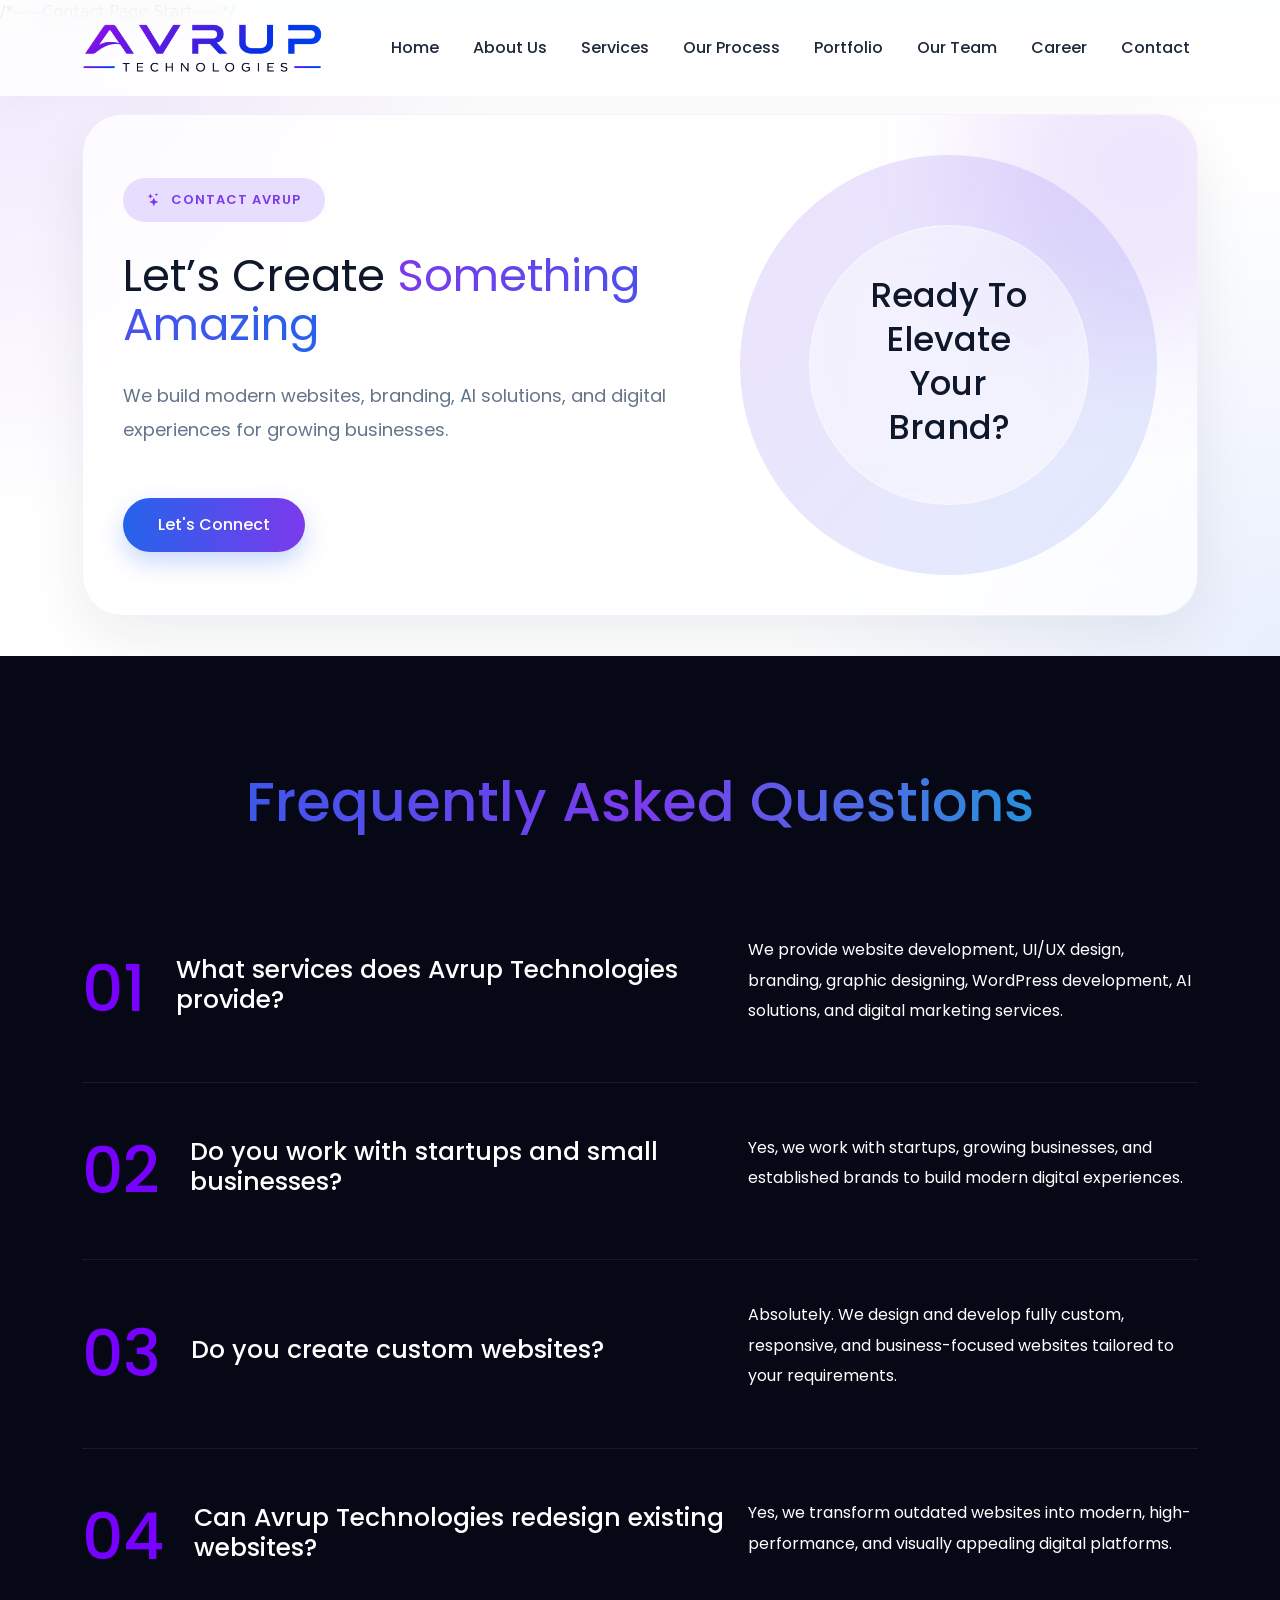
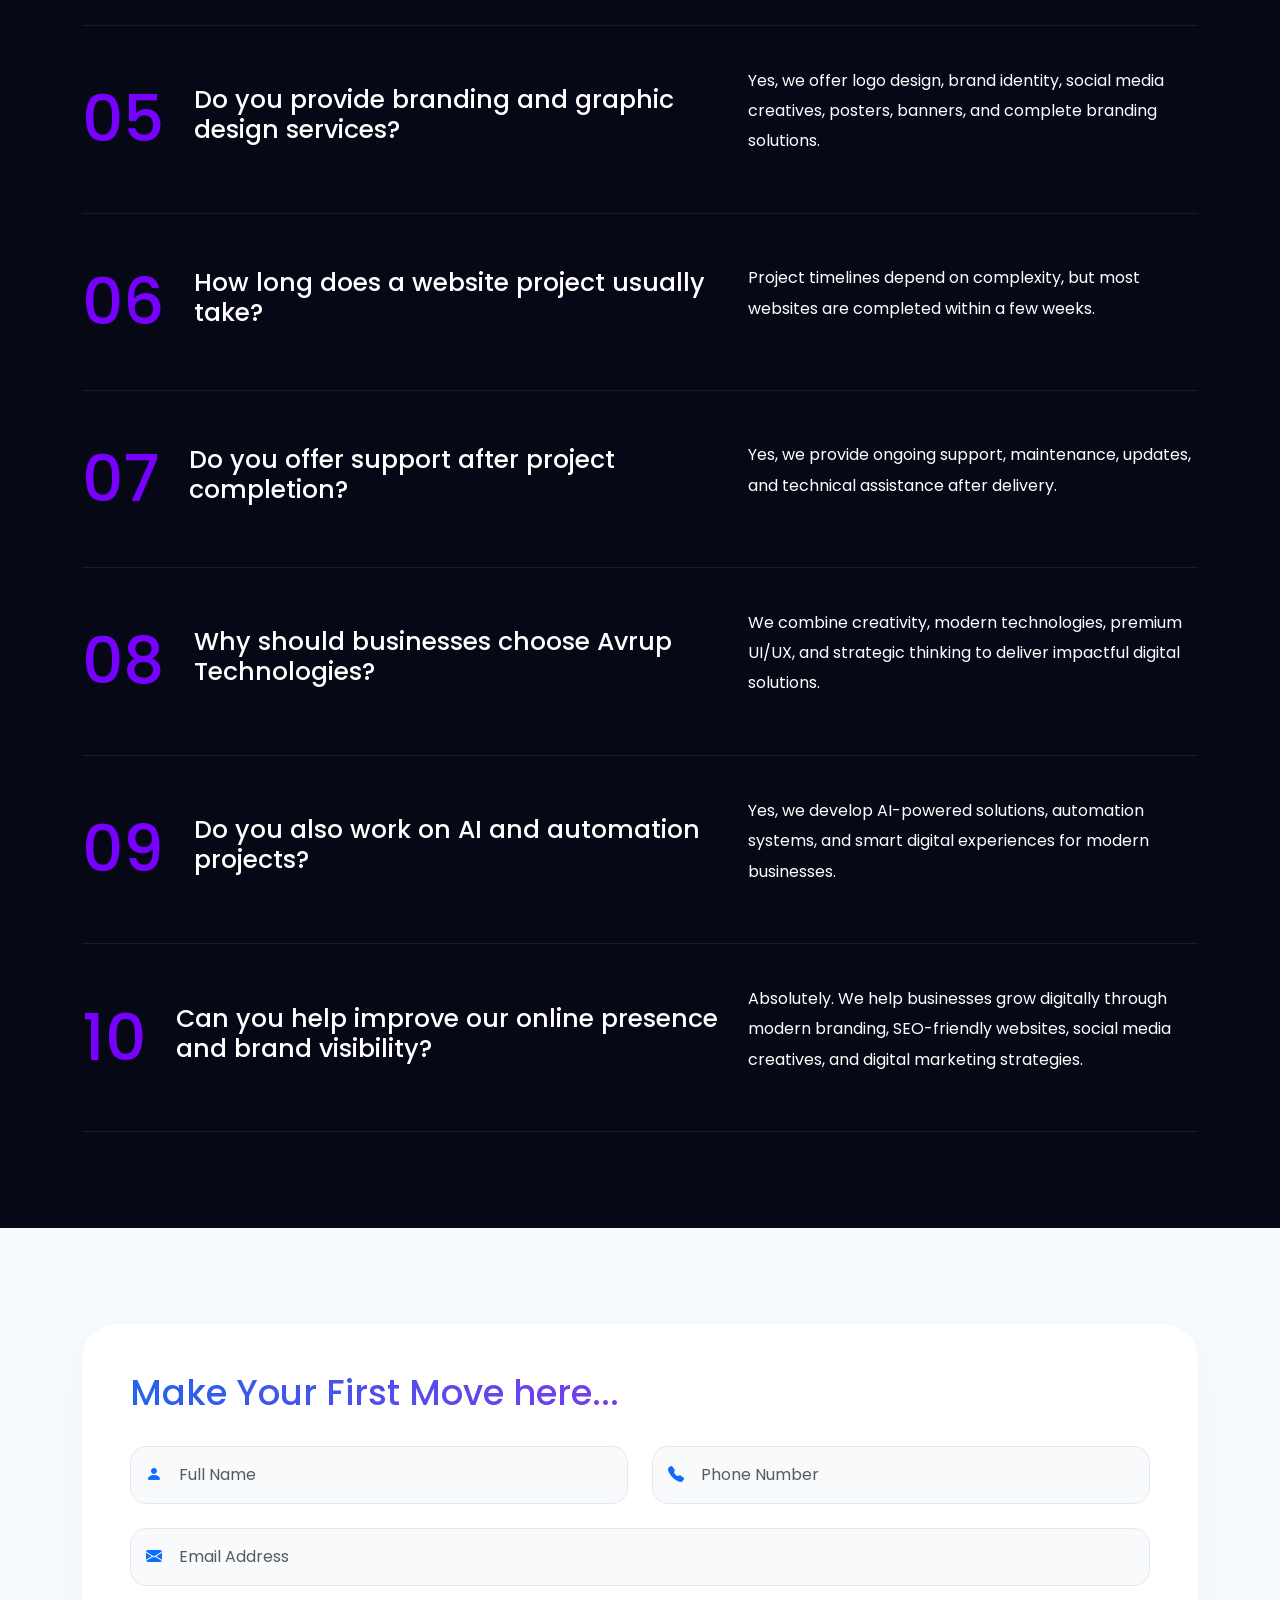
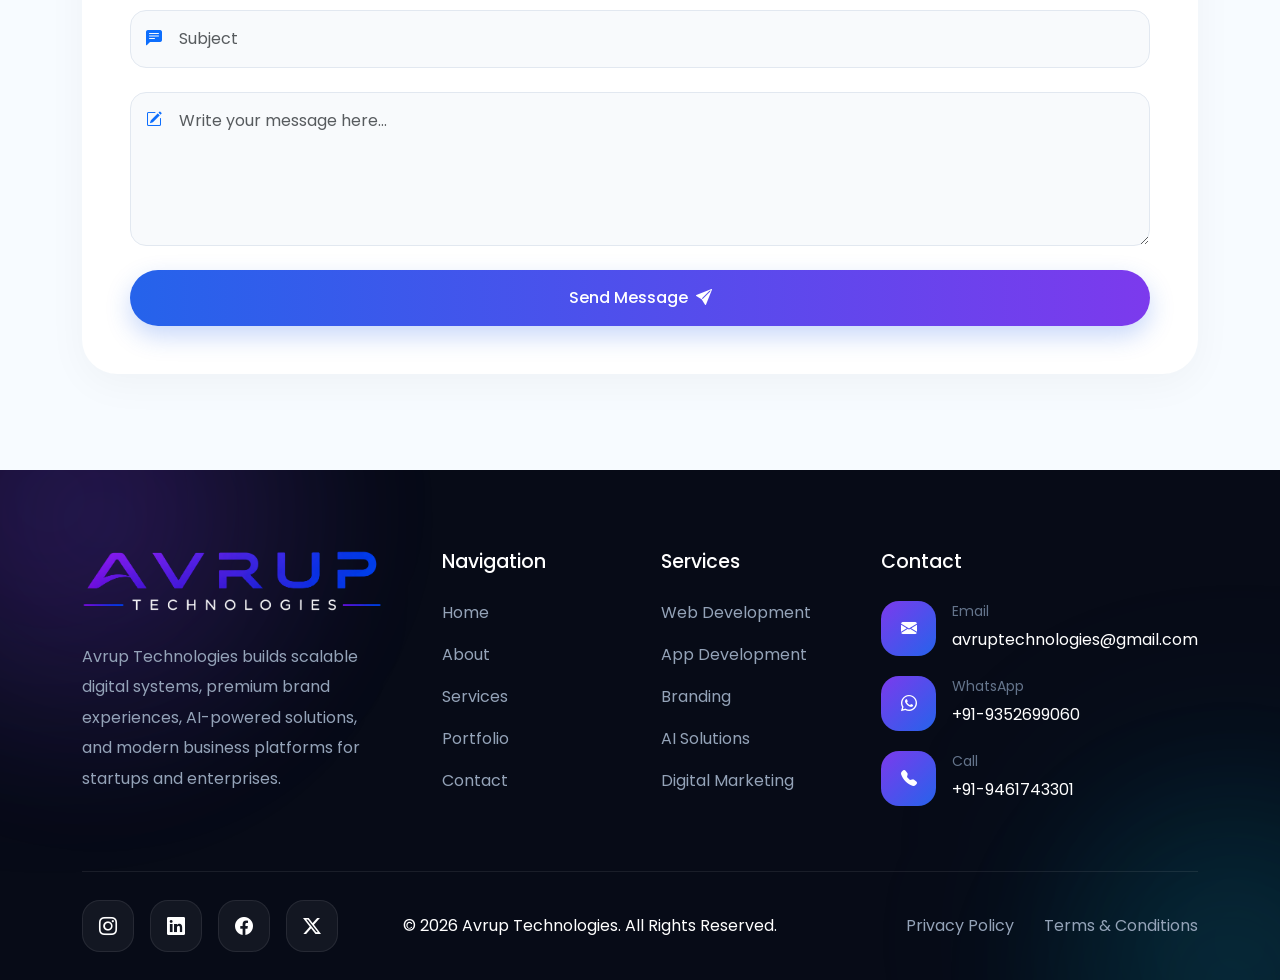
<file: contact.html>
<!DOCTYPE html>
<html lang="en">
<head>
    <meta charset="UTF-8">
    <meta name="viewport" content="width=device-width, initial-scale=1.0">
    <title>Avrup Technologies</title>

    <link href="https://cdn.jsdelivr.net/npm/bootstrap@5.3.3/dist/css/bootstrap.min.css" rel="stylesheet">

    <link rel="stylesheet" href="https://cdn.jsdelivr.net/npm/bootstrap-icons@1.11.3/font/bootstrap-icons.min.css">

    <link href="https://unpkg.com/aos@2.3.4/dist/aos.css" rel="stylesheet">

    <link href="https://fonts.googleapis.com/css2?family=Poppins:wght@300;400;500;600;700;800&display=swap" rel="stylesheet">
    <link href="style.css" rel="stylesheet">

    <script src="https://cdn.jsdelivr.net/npm/bootstrap@5.3.3/dist/js/bootstrap.bundle.min.js"></script>
    <link rel="icon" type="image/png" href="assets/Company Icon (Without Background).png">
    
</head>
<body>

<nav class="navbar navbar-expand-lg fixed-top transition-all">
    <div class="container">
        <a class="navbar-brand d-flex align-items-center gap-2" href="#home">
            <img src="assets/flogo.png" alt="Avrup Technologies Logo" class="img-fluid" style="height: 50px; width: auto;">
            <span></span>
        </a>

        <button class="navbar-toggler border-0 shadow-none" type="button" data-bs-toggle="collapse" data-bs-target="#navMenu" aria-controls="navMenu" aria-expanded="false" aria-label="Toggle navigation">
            <span class="navbar-toggler-icon"></span>
        </button>

        <div class="collapse navbar-collapse" id="navMenu">
            <ul class="navbar-nav ms-auto mb-2 mb-lg-0 alignment-center">
                <li class="nav-item"><a href="https://avruptechnologies.com" class="nav-link py-2 py-lg-0">Home</a></li>
                <li class="nav-item"><a href="about-us.html" class="nav-link py-2 py-lg-0">About Us</a></li>
                <li class="nav-item"><a href="services.html" class="nav-link py-2 py-lg-0">Services</a></li>
                <li class="nav-item"><a href="our-process.html" class="nav-link py-2 py-lg-0">Our Process</a></li>
                <li class="nav-item"><a href="portfolio.html" class="nav-link py-2 py-lg-0">Portfolio</a></li>
                <li class="nav-item"><a href="our-team.html" class="nav-link py-2 py-lg-0">Our Team</a></li>
                <li class="nav-item"><a href="career.html" class="nav-link py-2 py-lg-0">Career</a></li>
                <li class="nav-item"><a href="#contact" class="nav-link py-2 py-lg-0">Contact</a></li>
            </ul>
        </div>
    </div>
</nav>

/*-----Contact Page Start-----*/

<section class="contact-page-hero">

    <div class="container">

        <div class="contact-main-wrapper">

            <div class="row align-items-center">

                <!-- LEFT -->

                <div class="col-lg-7">

                    <div class="contact-content">

                        <div class="contact-badge">
                            <i class="bi bi-stars"></i>
                            CONTACT AVRUP
                        </div>

                        <h1 class="contact-title">

                            Let’s Create
                            <span>
                                Something Amazing
                            </span>

                        </h1>

                        <p class="contact-description">

                            We build modern websites, branding, AI solutions, and digital experiences for growing businesses.

                        </p>
                        <a class="btn btn-main text-white d-inline-flex align-items-center justify-content-center" href="#contact">Let's Connect</a>


                        <div class="contact-info-grid">

                            <!-- <div class="contact-info-box">

                                <i class="bi bi-envelope-fill"></i>

                                <small>Email</small>

                                <h6>
                                    avruptechnologies@gmail.com
                                </h6>

                            </div>

                            <div class="contact-info-box">

                                <i class="bi bi-whatsapp"></i>

                                <small>WhatsApp</small>

                                <h6>
                                    +91 9352699060
                                </h6>

                            </div>

                            <div class="contact-info-box">

                                <i class="bi bi-telephone-fill"></i>

                                <small>Call</small>

                                <h6>
                                    +91 94617433015
                                </h6>

                            </div>

                            <div class="contact-info-box">

                                <i class="bi bi-geo-alt-fill"></i>

                                <small>Location</small>

                                <h6>
                                    Rajasthan, India
                                </h6>

                            </div> -->

                        </div>

                    </div>

                </div>

                <!-- RIGHT -->

                <div class="col-lg-5">

                    <div class="contact-side-visual">

                        <div class="contact-visual-circle">

                            <div class="contact-inner-glass">

                                <h3>
                                    Ready To
                                    Elevate
                                    Your Brand?
                                </h3>

                            </div>

                        </div>

                    </div>

                </div>

            </div>

        </div>

    </div>

</section>

<!-- =========================
     FAQ SECTION
========================= -->

<section class="service-stack-section py-5">

    <div class="container py-5">

        <div class="text-center mb-5">

            <h2 class="stack-main-title mt-3 gradient-text ">
                Frequently Asked Questions
            </h2>

        </div>

        <div class="service-stack-wrapper">

            <div class="stack-service-item">

                <div class="stack-left">

                    <span class="stack-number">
                        01
                    </span>

                    <h4>
                        What services does Avrup Technologies provide?
                    </h4>

                </div>

                <div class="stack-right">

                    <p>
                        We provide website development, UI/UX design, branding, graphic designing, WordPress development, AI solutions, and digital marketing services.
                    </p>

                </div>

            </div>

            <div class="stack-service-item">

                <div class="stack-left">

                    <span class="stack-number">
                        02
                    </span>

                    <h4>
                        Do you work with startups and small businesses?
                    </h4>

                </div>

                <div class="stack-right">

                    <p>
                        Yes, we work with startups, growing businesses, and established brands to build modern digital experiences.
                    </p>

                </div>

            </div>

            <div class="stack-service-item">

                <div class="stack-left">

                    <span class="stack-number">
                        03
                    </span>

                    <h4>
                        Do you create custom websites?
                    </h4>

                </div>

                <div class="stack-right">

                    <p>
                        Absolutely. We design and develop fully custom, responsive, and business-focused websites tailored to your requirements.
                    </p>

                </div>

            </div>

            <div class="stack-service-item">

                <div class="stack-left">

                    <span class="stack-number">
                        04
                    </span>

                    <h4>
                        Can Avrup Technologies redesign existing websites?
                    </h4>

                </div>

                <div class="stack-right">

                    <p>
                        Yes, we transform outdated websites into modern, high-performance, and visually appealing digital platforms.                    </p>

                </div>

            </div><div class="stack-service-item">

                <div class="stack-left">

                    <span class="stack-number">
                        05
                    </span>

                    <h4>
                        Do you provide branding and graphic design services?
                    </h4>

                </div>

                <div class="stack-right">

                    <p>
                        Yes, we offer logo design, brand identity, social media creatives, posters, banners, and complete branding solutions.                    </p>

                </div>

            </div><div class="stack-service-item">

                <div class="stack-left">

                    <span class="stack-number">
                        06
                    </span>

                    <h4>
                        How long does a website project usually take?
                    </h4>

                </div>

                <div class="stack-right">

                    <p>
                        Project timelines depend on complexity, but most websites are completed within a few weeks.                    </p>

                </div>

            </div><div class="stack-service-item">

                <div class="stack-left">

                    <span class="stack-number">
                        07
                    </span>

                    <h4>
                        Do you offer support after project completion?
                    </h4>

                </div>

                <div class="stack-right">

                    <p>
                        Yes, we provide ongoing support, maintenance, updates, and technical assistance after delivery.                    </p>

                </div>

            </div><div class="stack-service-item">

                <div class="stack-left">

                    <span class="stack-number">
                        08
                    </span>

                    <h4>
                        Why should businesses choose Avrup Technologies?
                    </h4>

                </div>

                <div class="stack-right">

                    <p>
                        We combine creativity, modern technologies, premium UI/UX, and strategic thinking to deliver impactful digital solutions.                    </p>

                </div>

            </div><div class="stack-service-item">

                <div class="stack-left">

                    <span class="stack-number">
                        09
                    </span>

                    <h4>
                        Do you also work on AI and automation projects?
                    </h4>

                </div>

                <div class="stack-right">

                    <p>
                        Yes, we develop AI-powered solutions, automation systems, and smart digital experiences for modern businesses.                    </p>

                </div>

            </div><div class="stack-service-item">

                <div class="stack-left">

                    <span class="stack-number">
                        10
                    </span>

                    <h4>
                        Can you help improve our online presence and brand visibility?
                    </h4>

                </div>

                <div class="stack-right">

                    <p>
                        Absolutely. We help businesses grow digitally through modern branding, SEO-friendly websites, social media creatives, and digital marketing strategies.
                    </p>

                </div>

            </div>

        </div>

    </div>

</section>

<section id="contact" class="py-5">
    <div class="container py-5">
        <div class="contact-box p-4 p-sm-5">
            <div class="row align-items-center g-5">
                <!-- <div class="col-lg-5" data-aos="fade-right">
                    <div class="contact-badge">
                            <i class="bi bi-stars"></i>
                            CONTACT US
                        </div>
                    <h2 class="ultra-title gradient-text fw-medium display-6 mb-3">Let’s Build Something Amazing Together!</h2>
                    <p class="text-secondary mb-4 fs-6">
                        Need Smething Crazy? Let’s connect.
                    </p>

                    <div class="contact-info-modern d-flex flex-column gap-3">
                        <a href="https://mail.google.com/mail/?view=cm&fs=1&to=avruptechnologies@gmail.com" target="_blank" class="contact-link d-flex align-items-center gap-3 p-3 text-decoration-none rounded-4">
                            <img src="https://cdn-icons-png.flaticon.com/512/5968/5968534.png" alt="Gmail Icon"style="width:28px; height:28px;">
                            <span class="text-secondary text-truncate">Gmail</span>
                        </a>

                        <a href="https://wa.me/919352699060" target="_blank" class="contact-link d-flex align-items-center gap-3 p-3 text-decoration-none rounded-4">
                            <img src="https://cdn-icons-png.flaticon.com/512/733/733585.png" alt="WhatsApp Messaging Gateway Link Communications Icon" style="width:28px; height:28px;">
                            <span class="text-secondary">Whatsapp</span>
                        </a>

                        <a href="https://www.instagram.com/avruptechnologies/" target="_blank" class="contact-link d-flex align-items-center gap-3 p-3 text-decoration-none rounded-4">
                            <img src="https://cdn-icons-png.flaticon.com/512/2111/2111463.png" alt="Instagram Icon" style="width:28px; height:28px;">
                            <span class="text-secondary">Instagram</span>
                        </a>

                        <a href="https://www.linkedin.com/company/avrup-technologies/" target="_blank" class="contact-link d-flex align-items-center gap-3 p-3 text-decoration-none rounded-4">
                            <img src="https://cdn-icons-png.flaticon.com/512/3536/3536505.png" alt="LinkedIn Icon" style="width:28px; height:28px;">
                            <span class="text-secondary">LinkedIn</span>
                        </a>
                    </div>
                </div> -->

                <div class="col-lg-12" data-aos="fade-left">
                    <form action="https://formsubmit.co/ajax/avruptechnologies@gmail.com" method="POST" autocomplete="off" class="contact-form-modern" id="contactForm">
                        <input type="hidden" name="_captcha" value="false">
                        <input type="hidden" name="_subject" value="New Client Inquiry | Avrup Technologies">
                        <input type="hidden" name="_template" value="table">

                        <h2 class="gradient-text" style="font-size: 35px;">Make Your First Move here...</h2><br>

                        <div class="row">
                            <div class="col-md-6 mb-4">
                                <div class="input-group-modern position-relative">
                                    <span class="input-icon position-absolute start-0 ms-3 top-50 translate-middle-y z-3 text-primary"><i class="bi bi-person-fill"></i></span>
                                    <input type="text" name="Full Name" class="form-control ps-5 rounded-4 shadow-none" placeholder="Full Name" required>
                                </div>
                            </div>

                            <div class="col-md-6 mb-4">
                            <div class="input-group-modern position-relative">
                                <span class="input-icon position-absolute start-0 ms-3 top-50 translate-middle-y z-3 text-primary"><i class="bi bi-telephone-fill"></i></span>
                                <input type="tel" name="Phone Number" class="form-control ps-5 rounded-4 shadow-none" placeholder="Phone Number" required>
                            </div>
                        </div>
                        
                            <div class="mb-4">
                                <div class="input-group-modern position-relative">
                                    <span class="input-icon position-absolute start-0 ms-3 top-50 translate-middle-y z-3 text-primary"><i class="bi bi-envelope-fill"></i></span>
                                    <input type="email" name="Email" class="form-control ps-5 rounded-4 shadow-none" placeholder="Email Address" required>
                                </div>
                            </div>
                        </div>

                        

                        <div class="mb-4">
                            <div class="input-group-modern position-relative">
                                <span class="input-icon position-absolute start-0 ms-3 top-50 translate-middle-y z-3 text-primary"><i class="bi bi-chat-left-text-fill"></i></span>
                                <input type="text" name="Subject" class="form-control ps-5 rounded-4 shadow-none" placeholder="Subject" required>
                            </div>
                        </div>

                        <div class="mb-4">
                            <div class="input-group-modern position-relative textarea-group">
                                <span class="input-icon textarea-icon position-absolute start-0 ms-3 mt-3 z-3 text-primary"><i class="bi bi-pencil-square"></i></span>
                                <textarea rows="5" name="Message" class="form-control ps-5 pt-3 rounded-4 shadow-none" placeholder="Write your message here..." required></textarea>
                            </div>
                        </div>

                        <button type="submit" class="btn btn-main submit-btn text-white px-5 py-3 rounded-pill fw-medium d-inline-flex align-items-center justify-content-center w-100 w-sm-auto">
                            <span>Send Message</span> <i class="bi bi-send-fill ms-2"></i>
                        </button>
                    </form>
                </div>
            </div>
        </div>
    </div>
</section>

<footer class="neo-footer position-relative overflow-hidden">

    <!-- BACKGROUND -->

    <div class="neo-footer-blur blur-left"></div>
    <div class="neo-footer-blur blur-right"></div>

    

        <!-- TOP CTA -->

    <div class="container position-relative z-2">


        <!-- MAIN GRID -->

        <div class="footer-main-grid">

            <!-- BRAND -->

            <div class="footer-brand-column">

                <div class="footer-brand-logo">

                    <img src="assets/fwlogo.png" alt="Avrup Technologies" class="img-fluid footer-logo"></div>

                <p class="footer-brand-text">
                    Avrup Technologies builds scalable digital systems,
                    premium brand experiences, AI-powered solutions,
                    and modern business platforms for startups and enterprises.
                </p>

                <!-- SOCIAL -->

                

            </div>

            <!-- LINKS -->

            <div class="footer-links-column">

                <h5>
                    Navigation
                </h5>

                <ul>

                    <li><a href="https://avruptechnologies.com">Home</a></li>
                    <li><a href="about-us.html">About</a></li>
                    <li><a href="services.html">Services</a></li>
                    <li><a href="portfolio.html">Portfolio</a></li>
                    <li><a href="contact.html">Contact</a></li>

                </ul>

            </div>

            <!-- SERVICES -->

            <div class="footer-links-column">

                <h5>
                    Services
                </h5>

                <ul>

                    <li><a href="services.html">Web Development</a></li>
                    <li><a href="services.html">App Development</a></li>
                    <li><a href="services.html">Branding</a></li>
                    <li><a href="services.html">AI Solutions</a></li>
                    <li><a href="services.html">Digital Marketing</a></li>

                </ul>

            </div>

            <!-- CONTACT -->

            <div class="footer-contact-column">

                <h5>
                    Contact
                </h5>

                <div class="footer-contact-list">

                    <div class="footer-contact-row">

                        <div class="footer-contact-icon">
                            <i class="bi bi-envelope-fill"></i>
                        </div>

                        <div>

                            <small>Email</small>

                            <a href="mailto:avruptechnologies@gmail.com" style="text-decoration:none; color:white;">
                                avruptechnologies@gmail.com
                            </a>

                        </div>

                    </div>

                    <div class="footer-contact-row">

                        <div class="footer-contact-icon">
                            <i class="bi bi-whatsapp"></i>
                        </div>

                        <div>

                            <small>WhatsApp</small>

                            <a href="https://wa.me/919352699060" target="_blank" style="text-decoration:none; color:white;">
                                +91-9352699060
                            </a>

                        </div>

                    </div>

                    <div class="footer-contact-row">

                        <div class="footer-contact-icon">
                            <i class="bi bi-telephone-fill"></i>
                        </div>

                        <div>

                            <small>Call</small>

                            <a href="tel:+91-9461743301" style="text-decoration:none; color:white;">
                                +91-9461743301
                            </a>

                        </div>

                    </div>

                </div>

            </div>

        </div>

        <!-- BOTTOM -->

        <div class="footer-bottom-bar">

            
            <div class="footer-social-row">

                    <a href="https://www.instagram.com/avruptechnologies/">
                        <i class="bi bi-instagram"></i>
                    </a>

                    <a href="https://www.linkedin.com/company/avrup-technologies/">
                        <i class="bi bi-linkedin"></i>
                    </a>

                    <a href="https://www.facebook.com/profile.php?id=61589559846465">
                        <i class="bi bi-facebook"></i>
                    </a>

                    <a href="https://x.com/Avrup_Tech">
                        <i class="bi bi-twitter-x"></i>
                    </a>

                </div>

                <a href="https://avruptechnologies.com" style="text-decoration:none; color:white;">
                © 2026 Avrup Technologies. All Rights Reserved.
                </a><br>
                

             <div class="footer-bottom-links">

                <a href="#">
                    Privacy Policy
                </a>

                <a href="#">
                    Terms & Conditions
                </a>

            </div>

        </div>

    </div>

</footer>

<button onclick="topFunction()" id="topBtn" class="position-fixed border-0 outline-none rounded-circle text-white d-none align-items-center justify-content-center transition-all shadow" style="bottom:158px; right:30px; z-index:9999; width:55px; height:55px;">
    <i class="bi bi-arrow-up-circle-fill fs-3"></i>
</button>

<script src="https://cdn.jsdelivr.net/npm/bootstrap@5.3.3/dist/js/bootstrap.bundle.min.js"></script>
<script src="https://unpkg.com/aos@2.3.4/dist/aos.js"></script>

<script>
    // Visibility state handler logic for standard Scroll-To-Top dynamic target elements
    window.onscroll = function () {
        const btn = document.getElementById("topBtn");
        if (document.body.scrollTop > 200 || document.documentElement.scrollTop > 200) {
            btn.classList.remove("d-none");
            btn.classList.add("d-flex");
        } else {
            btn.classList.remove("d-flex");
            btn.classList.add("d-none");
        }
    };

    function topFunction() {
        window.scrollTo({
            top: 0,
            behavior: "smooth"
        });
    }

    // Initialize Animate On Scroll (AOS) Architecture Engines
    AOS.init({
        duration: 1200,
        once: true,
        offset: 100,
        easing: 'ease-in-out'
    });

    // Control dynamic shadow layout effects on layout header navigation bands during scroll operations
    window.addEventListener('scroll', function(){
        const navbar = document.querySelector('.navbar');
        if (window.scrollY > 50) {
            navbar.classList.add('shadow-lg', 'bg-white');
        } else {
            navbar.classList.remove('shadow-lg', 'bg-white');
        }
    });

    // Unified dynamic client request communication transmitter engine (formsubmit.co AJAX integration)
    const form = document.getElementById("contactForm");
    const popup = document.getElementById("successPopup");

    form.addEventListener("submit", async function(e){
        e.preventDefault();
        const formData = new FormData(form);

        try {
            const response = await fetch(form.action, {
                method: "POST",
                body: formData,
                headers: { 'Accept': 'application/json' }
            });

            if (response.ok) {
                popup.classList.add("active");
                form.reset();
                setTimeout(() => {
                    popup.classList.remove("active");
                }, 3500);
            } else {
                alert("Submission pipeline validation failure. Please test communication manually.");
            }
        } catch (error) {
            alert("Network routing connectivity error context detected.");
        }
    });
</script>

<script>
    // Auto-close Bootstrap 5 mobile navigation menu overlay when an anchor link is clicked
const navLinks = document.querySelectorAll('.nav-link');
const menuToggle = document.getElementById('navMenu');
const bsCollapse = new bootstrap.Collapse(menuToggle, { toggle: false });

navLinks.forEach((link) => {
    link.addEventListener('click', () => {
        // Only trigger collapse if the mobile hamburger toggler is currently visible
        if (window.getComputedStyle(document.querySelector('.navbar-toggler')).display !== 'none') {
            bsCollapse.hide();
        }
    });
});
</script>

</body>
</html>
</file>
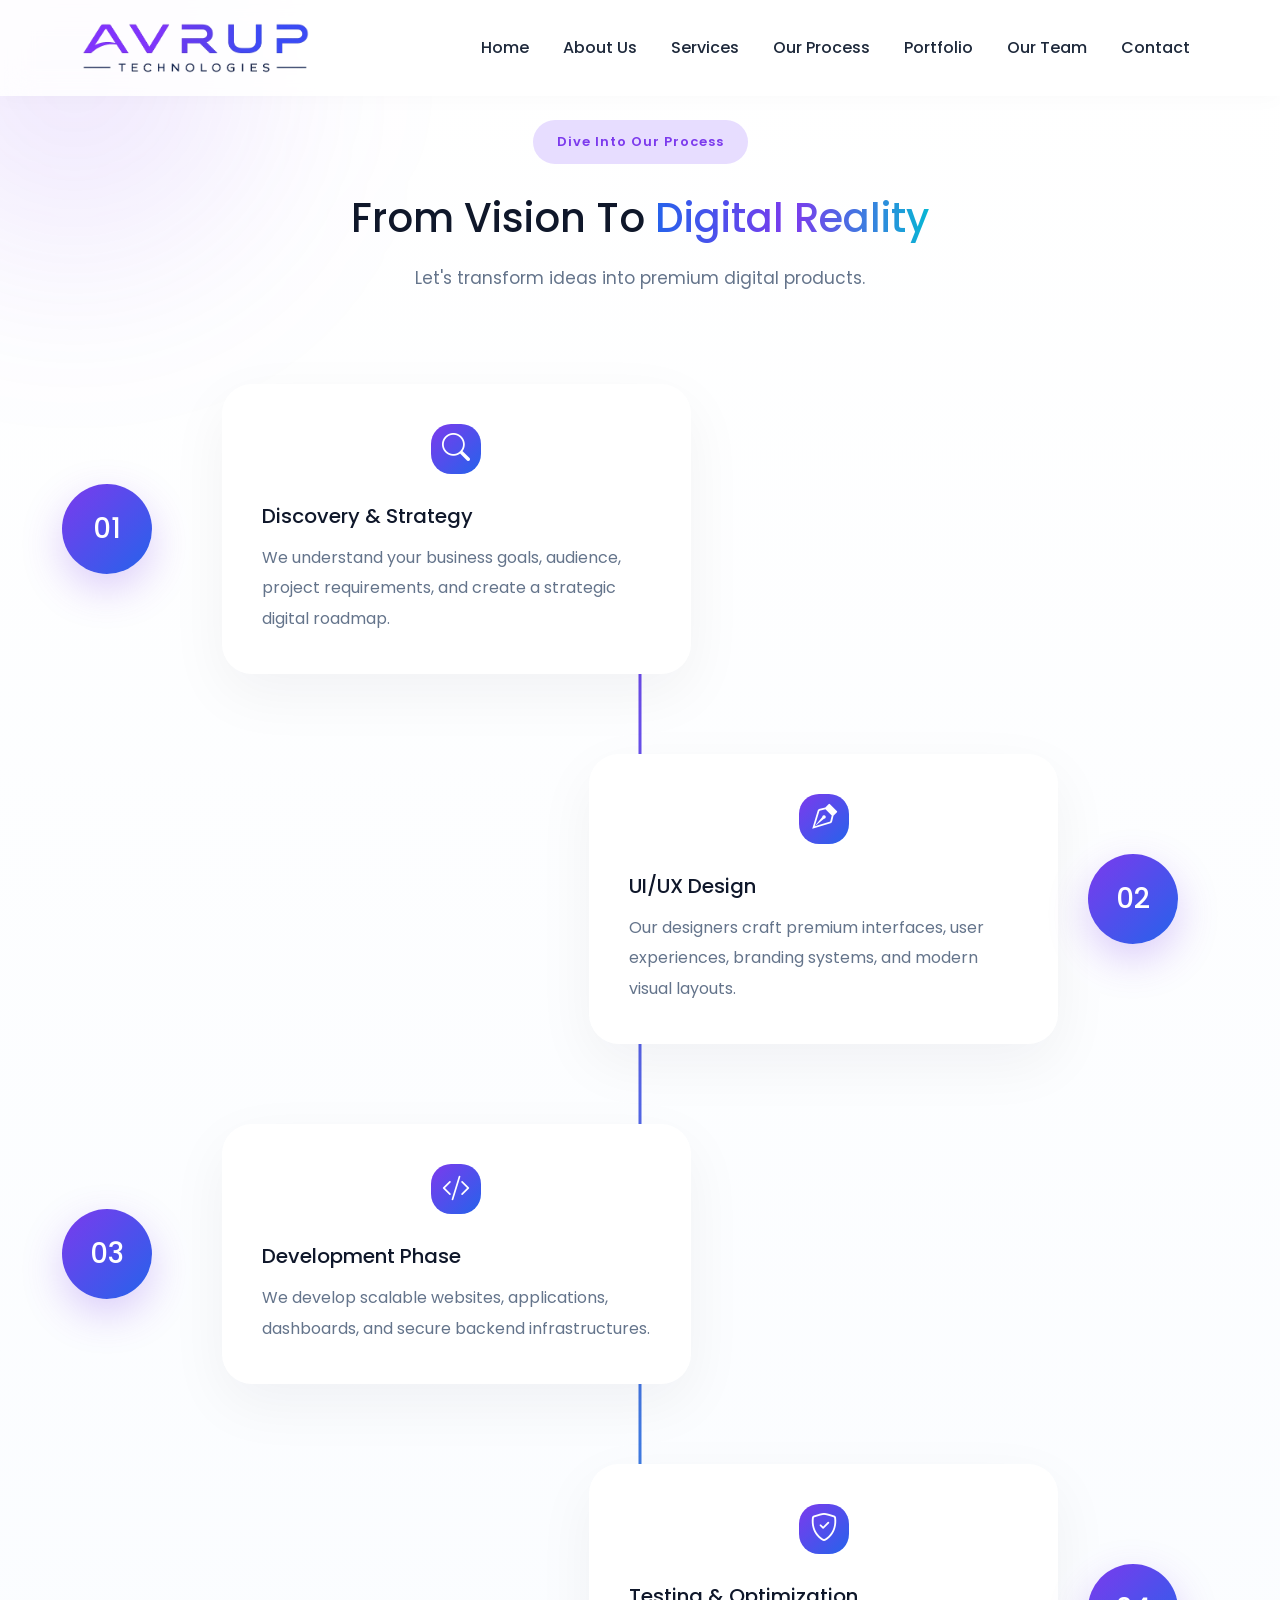
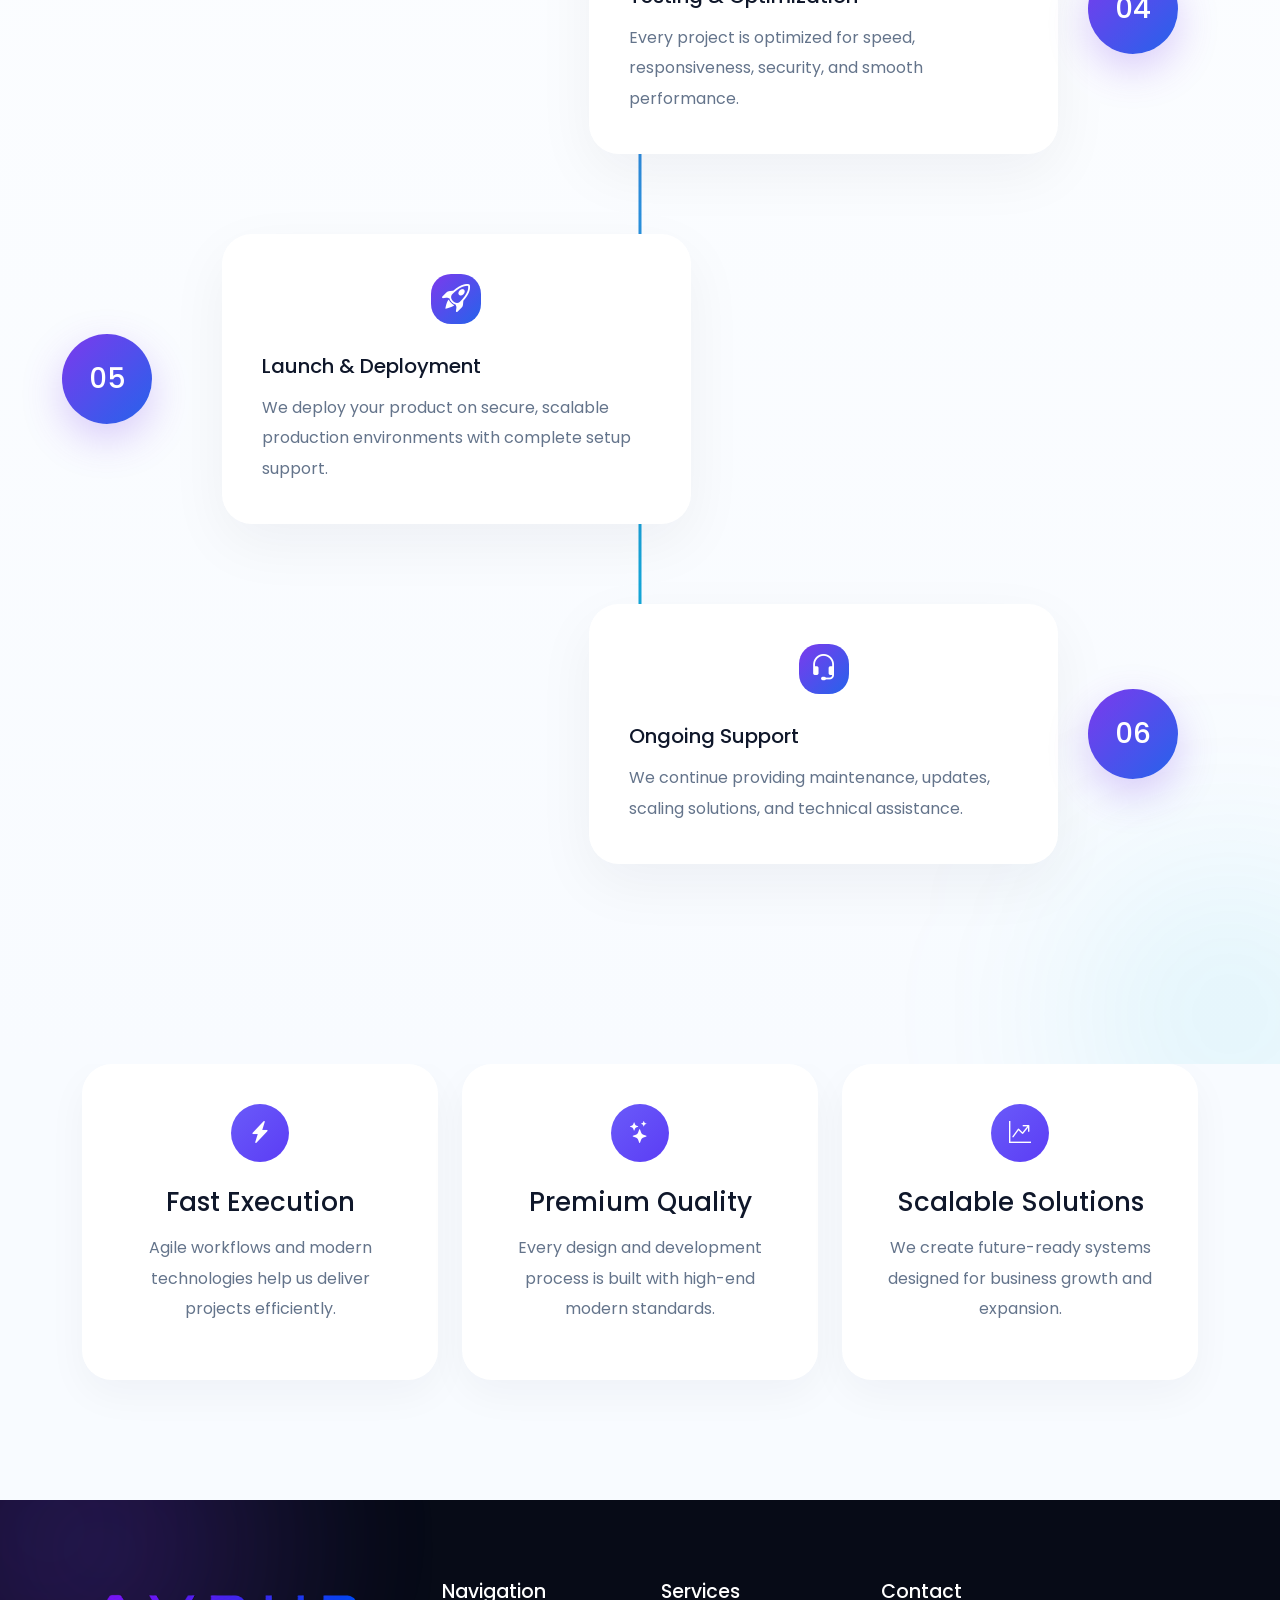
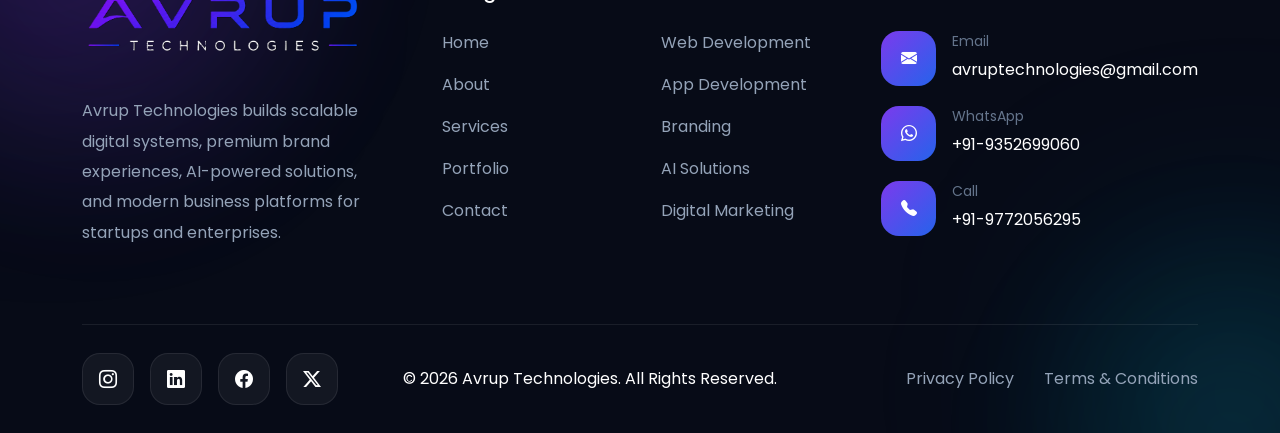
<file: our process.html>
<!DOCTYPE html>
<html lang="en">
<head>
    <meta charset="UTF-8">
    <meta name="viewport" content="width=device-width, initial-scale=1.0">
    <title>Avrup Technologies</title>

    <link href="https://cdn.jsdelivr.net/npm/bootstrap@5.3.3/dist/css/bootstrap.min.css" rel="stylesheet">

    <link rel="stylesheet" href="https://cdn.jsdelivr.net/npm/bootstrap-icons@1.11.3/font/bootstrap-icons.min.css">

    <link href="https://unpkg.com/aos@2.3.4/dist/aos.css" rel="stylesheet">

    <link href="https://fonts.googleapis.com/css2?family=Poppins:wght@300;400;500;600;700;800&display=swap" rel="stylesheet">
    <link href="style.css" rel="stylesheet">
    <link rel="icon" type="image/png" href="assets/Company Icon (Without Background).png">
</head>
<body>

<nav class="navbar navbar-expand-lg fixed-top transition-all">
    <div class="container">
        <a class="navbar-brand d-flex align-items-center gap-2" href="#home">
            <img src="assets/avrup.png" alt="Avrup Technologies Logo" class="img-fluid" style="height: 50px; width: auto;">
            <span></span>
        </a>

        <button class="navbar-toggler border-0 shadow-none" type="button" data-bs-toggle="collapse" data-bs-target="#navMenu" aria-controls="navMenu" aria-expanded="false" aria-label="Toggle navigation">
            <span class="navbar-toggler-icon"></span>
        </button>

        <div class="collapse navbar-collapse" id="navMenu">
            <ul class="navbar-nav ms-auto mb-2 mb-lg-0 alignment-center">
                <li class="nav-item"><a href="https://avruptechnologies.com" class="nav-link py-2 py-lg-0">Home</a></li>
                <li class="nav-item"><a href="about us.html" class="nav-link py-2 py-lg-0">About Us</a></li>
                <li class="nav-item"><a href="services.html" class="nav-link py-2 py-lg-0">Services</a></li>
                <li class="nav-item"><a href="our process.html" class="nav-link py-2 py-lg-0">Our Process</a></li>
                <li class="nav-item"><a href="portfolio.html" class="nav-link py-2 py-lg-0">Portfolio</a></li>
                <li class="nav-item"><a href="our team.html" class="nav-link py-2 py-lg-0">Our Team</a></li>
                <li class="nav-item"><a href="contact.html" class="nav-link py-2 py-lg-0">Contact</a></li>
            </ul>
        </div>
    </div>
</nav>

<!-- ========================= -->
<!-- OUR PROCESS SECTION -->
<!-- ========================= -->

<section class="process-modern-section position-relative overflow-hidden">

    <!-- BACKGROUND GLOW -->

    <div class="process-glow process-glow-1"></div>
    <div class="process-glow process-glow-2"></div>

    <div class="container position-relative z-2">

        <!-- TOP -->

        <div class="text-center process-top-content"
             data-aos="fade-up">

            <div class="contact-badge">
                    Dive Into Our Process
            </div>

            <h2 class="process-main-title">
                From Vision To
                <span class="gradient-text">
                    Digital Reality
                </span>
            </h2>

            <p class="process-top-para">
                Let's transform ideas into premium digital products.
            </p>

        </div>

        <!-- PROCESS TIMELINE -->

        <div class="process-timeline">

            <!-- STEP -->

            <div class="process-step"
                 data-aos="fade-right">

                <div class="process-number">
                    01
                </div>

                <div class="process-content">

                    <div class="process-icon">
                        <i class="bi bi-search"></i>
                    </div>

                    <h4>
                        Discovery & Strategy
                    </h4>

                    <p>
                        We understand your business goals,
                        audience, project requirements,
                        and create a strategic digital roadmap.
                    </p>

                </div>

            </div>

            <!-- STEP -->

            <div class="process-step reverse"
                 data-aos="fade-left">

                <div class="process-number">
                    02
                </div>

                <div class="process-content">

                    <div class="process-icon">
                        <i class="bi bi-vector-pen"></i>
                    </div>

                    <h4>
                        UI/UX Design
                    </h4>

                    <p>
                        Our designers craft premium interfaces,
                        user experiences, branding systems,
                        and modern visual layouts.
                    </p>

                </div>

            </div>

            <!-- STEP -->

            <div class="process-step"
                 data-aos="fade-right">

                <div class="process-number">
                    03
                </div>

                <div class="process-content">

                    <div class="process-icon">
                        <i class="bi bi-code-slash"></i>
                    </div>

                    <h4>
                        Development Phase
                    </h4>

                    <p>
                        We develop scalable websites,
                        applications, dashboards,
                        and secure backend infrastructures.
                    </p>

                </div>

            </div>

            <!-- STEP -->

            <div class="process-step reverse"
                 data-aos="fade-left">

                <div class="process-number">
                    04
                </div>

                <div class="process-content">

                    <div class="process-icon">
                        <i class="bi bi-shield-check"></i>
                    </div>

                    <h4>
                        Testing & Optimization
                    </h4>

                    <p>
                        Every project is optimized for speed,
                        responsiveness, security,
                        and smooth performance.
                    </p>

                </div>

            </div>

            <!-- STEP -->

            <div class="process-step"
                 data-aos="fade-right">

                <div class="process-number">
                    05
                </div>

                <div class="process-content">

                    <div class="process-icon">
                        <i class="bi bi-rocket-takeoff"></i>
                    </div>

                    <h4>
                        Launch & Deployment
                    </h4>

                    <p>
                        We deploy your product on secure,
                        scalable production environments
                        with complete setup support.
                    </p>

                </div>

            </div>

            <!-- STEP -->

            <div class="process-step reverse"
                 data-aos="fade-left">

                <div class="process-number">
                    06
                </div>

                <div class="process-content">

                    <div class="process-icon">
                        <i class="bi bi-headset"></i>
                    </div>

                    <h4>
                        Ongoing Support
                    </h4>

                    <p>
                        We continue providing maintenance,
                        updates, scaling solutions,
                        and technical assistance.
                    </p>

                </div>

            </div>

        </div>

    </div>

</section>

<!-- ========================= -->
<!-- EXTRA PROCESS SECTION -->
<!-- ========================= -->

<section class="process-features-section">

    <div class="container">

        <div class="row g-4">

            <div class="col-lg-4"
                 data-aos="fade-up">

                <div class="process-feature-card">

                    <div class="feature-icon">
                        <i class="bi bi-lightning-charge-fill"></i>
                    </div>

                    <h4>
                        Fast Execution
                    </h4>

                    <p>
                        Agile workflows and modern technologies
                        help us deliver projects efficiently.
                    </p>

                </div>

            </div>

            <div class="col-lg-4"
                 data-aos="fade-up"
                 data-aos-delay="100">

                <div class="process-feature-card">

                    <div class="feature-icon">
                        <i class="bi bi-stars"></i>
                    </div>

                    <h4>
                        Premium Quality
                    </h4>

                    <p>
                        Every design and development process
                        is built with high-end modern standards.
                    </p>

                </div>

            </div>

            <div class="col-lg-4"
                 data-aos="fade-up"
                 data-aos-delay="200">

                <div class="process-feature-card">

                    <div class="feature-icon">
                        <i class="bi bi-graph-up-arrow"></i>
                    </div>

                    <h4>
                        Scalable Solutions
                    </h4>

                    <p>
                        We create future-ready systems
                        designed for business growth and expansion.
                    </p>

                </div>

            </div>

        </div>

    </div>

</section>

<footer class="neo-footer position-relative overflow-hidden">

    <!-- BACKGROUND -->

    <div class="neo-footer-blur blur-left"></div>
    <div class="neo-footer-blur blur-right"></div>

    

        <!-- TOP CTA -->

    <div class="container position-relative z-2">


        <!-- MAIN GRID -->

        <div class="footer-main-grid">

            <!-- BRAND -->

            <div class="footer-brand-column">

                <div class="footer-brand-logo">

                    <img src="assets/dark logo.png" alt="Avrup Technologies" class="img-fluid footer-logo"></div>

                <p class="footer-brand-text">
                    Avrup Technologies builds scalable digital systems,
                    premium brand experiences, AI-powered solutions,
                    and modern business platforms for startups and enterprises.
                </p>

                <!-- SOCIAL -->

                

            </div>

            <!-- LINKS -->

            <div class="footer-links-column">

                <h5>
                    Navigation
                </h5>

                <ul>

                    <li><a href="https://avruptechnologies.com">Home</a></li>
                    <li><a href="about us.html">About</a></li>
                    <li><a href="services.html">Services</a></li>
                    <li><a href="portfolio.html">Portfolio</a></li>
                    <li><a href="contact.html">Contact</a></li>

                </ul>

            </div>

            <!-- SERVICES -->

            <div class="footer-links-column">

                <h5>
                    Services
                </h5>

                <ul>

                    <li><a href="services.html">Web Development</a></li>
                    <li><a href="services.html">App Development</a></li>
                    <li><a href="services.html">Branding</a></li>
                    <li><a href="services.html">AI Solutions</a></li>
                    <li><a href="services.html">Digital Marketing</a></li>

                </ul>

            </div>

            <!-- CONTACT -->

            <div class="footer-contact-column">

                <h5>
                    Contact
                </h5>

                <div class="footer-contact-list">

                    <div class="footer-contact-row">

                        <div class="footer-contact-icon">
                            <i class="bi bi-envelope-fill"></i>
                        </div>

                        <div>

                            <small>Email</small>

                            <a href="mailto:avruptechnologies@gmail.com" style="text-decoration:none; color:white;">
                                avruptechnologies@gmail.com
                            </a>

                        </div>

                    </div>

                    <div class="footer-contact-row">

                        <div class="footer-contact-icon">
                            <i class="bi bi-whatsapp"></i>
                        </div>

                        <div>

                            <small>WhatsApp</small>

                            <a href="https://wa.me/919352699060" target="_blank" style="text-decoration:none; color:white;">
                                +91-9352699060
                            </a>

                        </div>

                    </div>

                    <div class="footer-contact-row">

                        <div class="footer-contact-icon">
                            <i class="bi bi-telephone-fill"></i>
                        </div>

                        <div>

                            <small>Call</small>

                            <a href="tel:+91-9772056295" style="text-decoration:none; color:white;">
                                +91-9772056295
                            </a>

                        </div>

                    </div>

                </div>

            </div>

        </div>

        <!-- BOTTOM -->

        <div class="footer-bottom-bar">

            
            <div class="footer-social-row">

                    <a href="https://www.instagram.com/avruptechnologies/">
                        <i class="bi bi-instagram"></i>
                    </a>

                    <a href="https://www.linkedin.com/company/avrup-technologies/">
                        <i class="bi bi-linkedin"></i>
                    </a>

                    <a href="https://www.facebook.com/profile.php?id=61589559846465">
                        <i class="bi bi-facebook"></i>
                    </a>

                    <a href="https://x.com/Avrup_Tech">
                        <i class="bi bi-twitter-x"></i>
                    </a>

                </div>

                <a href="https://avruptechnologies.com" style="text-decoration:none; color:white;">
                © 2026 Avrup Technologies. All Rights Reserved.
                </a><br>
                

             <div class="footer-bottom-links">

                <a href="#">
                    Privacy Policy
                </a>

                <a href="#">
                    Terms & Conditions
                </a>

            </div>

        </div>

    </div>

</footer>

<button onclick="topFunction()" id="topBtn" class="position-fixed border-0 outline-none rounded-circle text-white d-none align-items-center justify-content-center transition-all shadow" style="bottom:158px; right:30px; z-index:9999; width:55px; height:55px;">
    <i class="bi bi-arrow-up-circle-fill fs-3"></i>
</button>

<script src="https://cdn.jsdelivr.net/npm/bootstrap@5.3.3/dist/js/bootstrap.bundle.min.js"></script>
<script src="https://unpkg.com/aos@2.3.4/dist/aos.js"></script>

<script>
    // Visibility state handler logic for standard Scroll-To-Top dynamic target elements
    window.onscroll = function () {
        const btn = document.getElementById("topBtn");
        if (document.body.scrollTop > 200 || document.documentElement.scrollTop > 200) {
            btn.classList.remove("d-none");
            btn.classList.add("d-flex");
        } else {
            btn.classList.remove("d-flex");
            btn.classList.add("d-none");
        }
    };

    function topFunction() {
        window.scrollTo({
            top: 0,
            behavior: "smooth"
        });
    }

    // Initialize Animate On Scroll (AOS) Architecture Engines
    AOS.init({
        duration: 1200,
        once: true,
        offset: 100,
        easing: 'ease-in-out'
    });

    // Control dynamic shadow layout effects on layout header navigation bands during scroll operations
    window.addEventListener('scroll', function(){
        const navbar = document.querySelector('.navbar');
        if (window.scrollY > 50) {
            navbar.classList.add('shadow-lg', 'bg-white');
        } else {
            navbar.classList.remove('shadow-lg', 'bg-white');
        }
    });

    // Unified dynamic client request communication transmitter engine (formsubmit.co AJAX integration)
    const form = document.getElementById("contactForm");
    const popup = document.getElementById("successPopup");

    form.addEventListener("submit", async function(e){
        e.preventDefault();
        const formData = new FormData(form);

        try {
            const response = await fetch(form.action, {
                method: "POST",
                body: formData,
                headers: { 'Accept': 'application/json' }
            });

            if (response.ok) {
                popup.classList.add("active");
                form.reset();
                setTimeout(() => {
                    popup.classList.remove("active");
                }, 3500);
            } else {
                alert("Submission pipeline validation failure. Please test communication manually.");
            }
        } catch (error) {
            alert("Network routing connectivity error context detected.");
        }
    });
</script>

<script>
    // Auto-close Bootstrap 5 mobile navigation menu overlay when an anchor link is clicked
const navLinks = document.querySelectorAll('.nav-link');
const menuToggle = document.getElementById('navMenu');
const bsCollapse = new bootstrap.Collapse(menuToggle, { toggle: false });

navLinks.forEach((link) => {
    link.addEventListener('click', () => {
        // Only trigger collapse if the mobile hamburger toggler is currently visible
        if (window.getComputedStyle(document.querySelector('.navbar-toggler')).display !== 'none') {
            bsCollapse.hide();
        }
    });
});
</script>

</body>
</html>
</file>
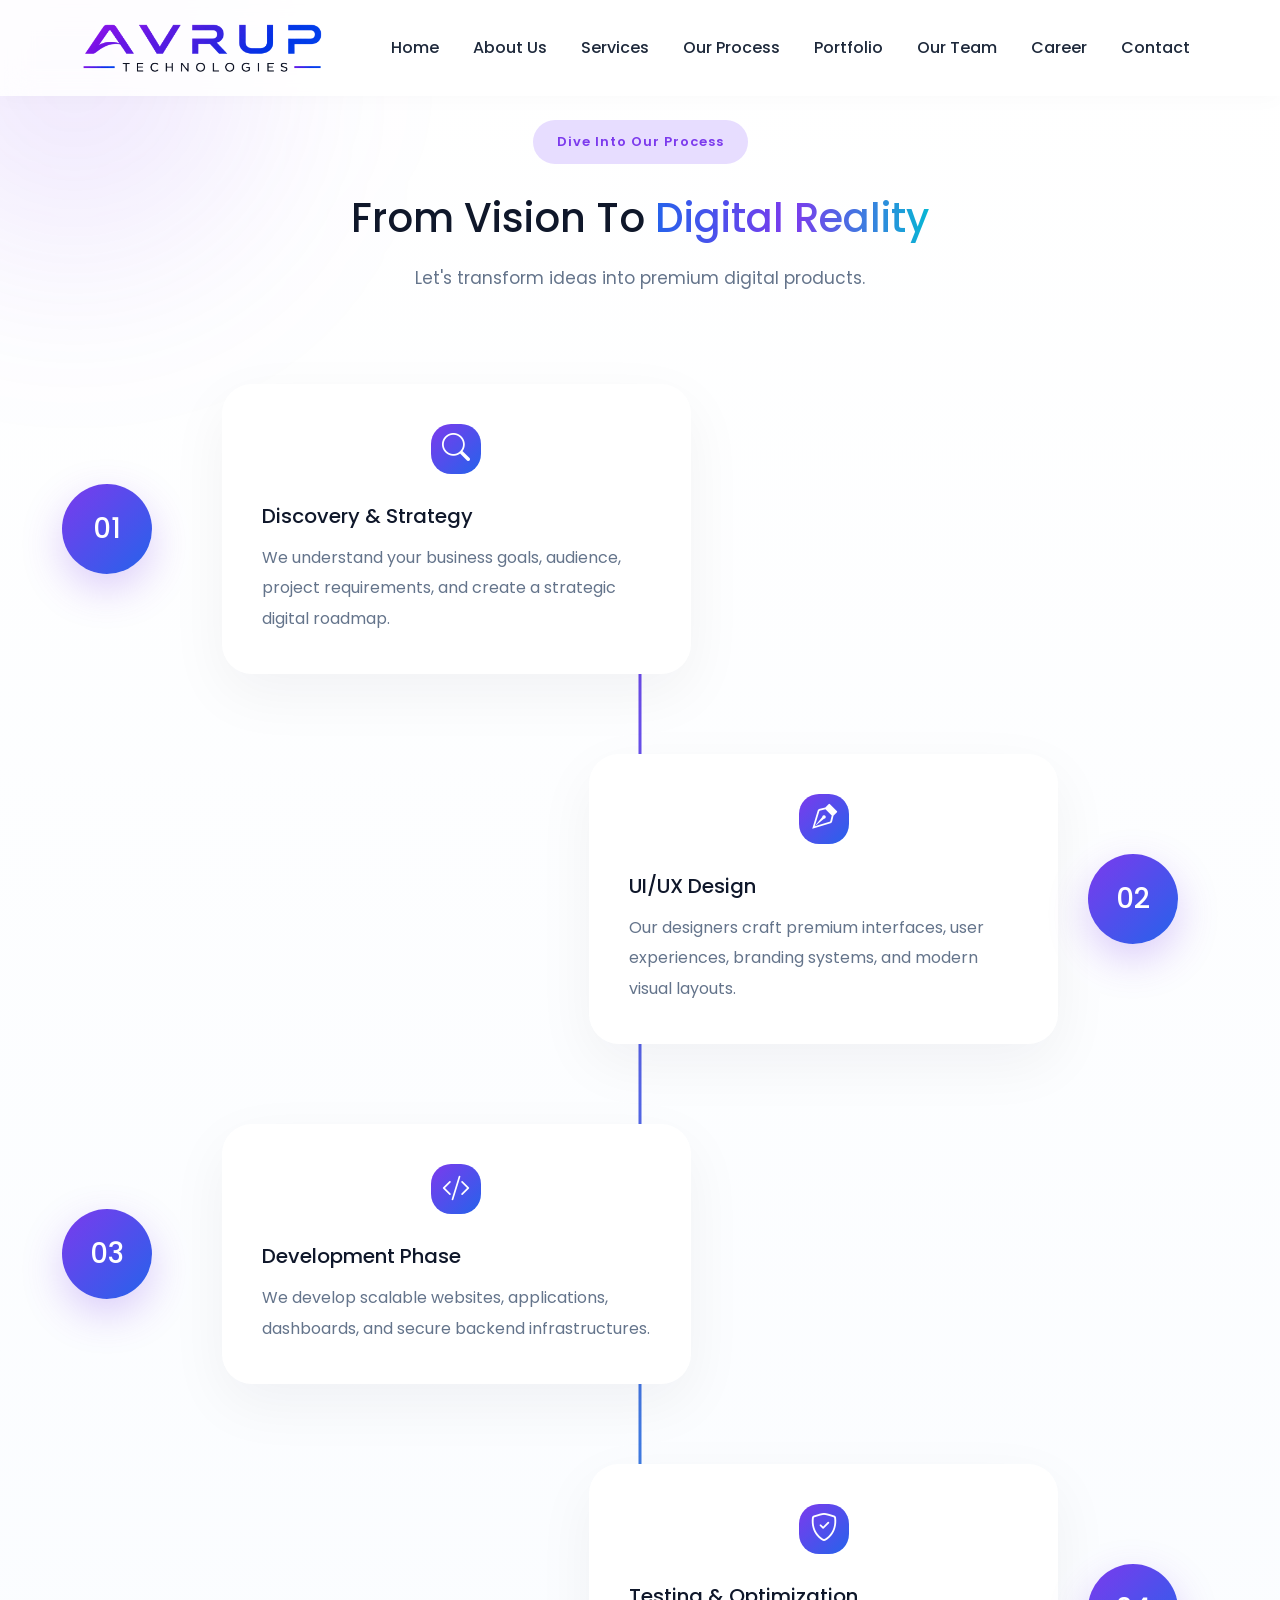
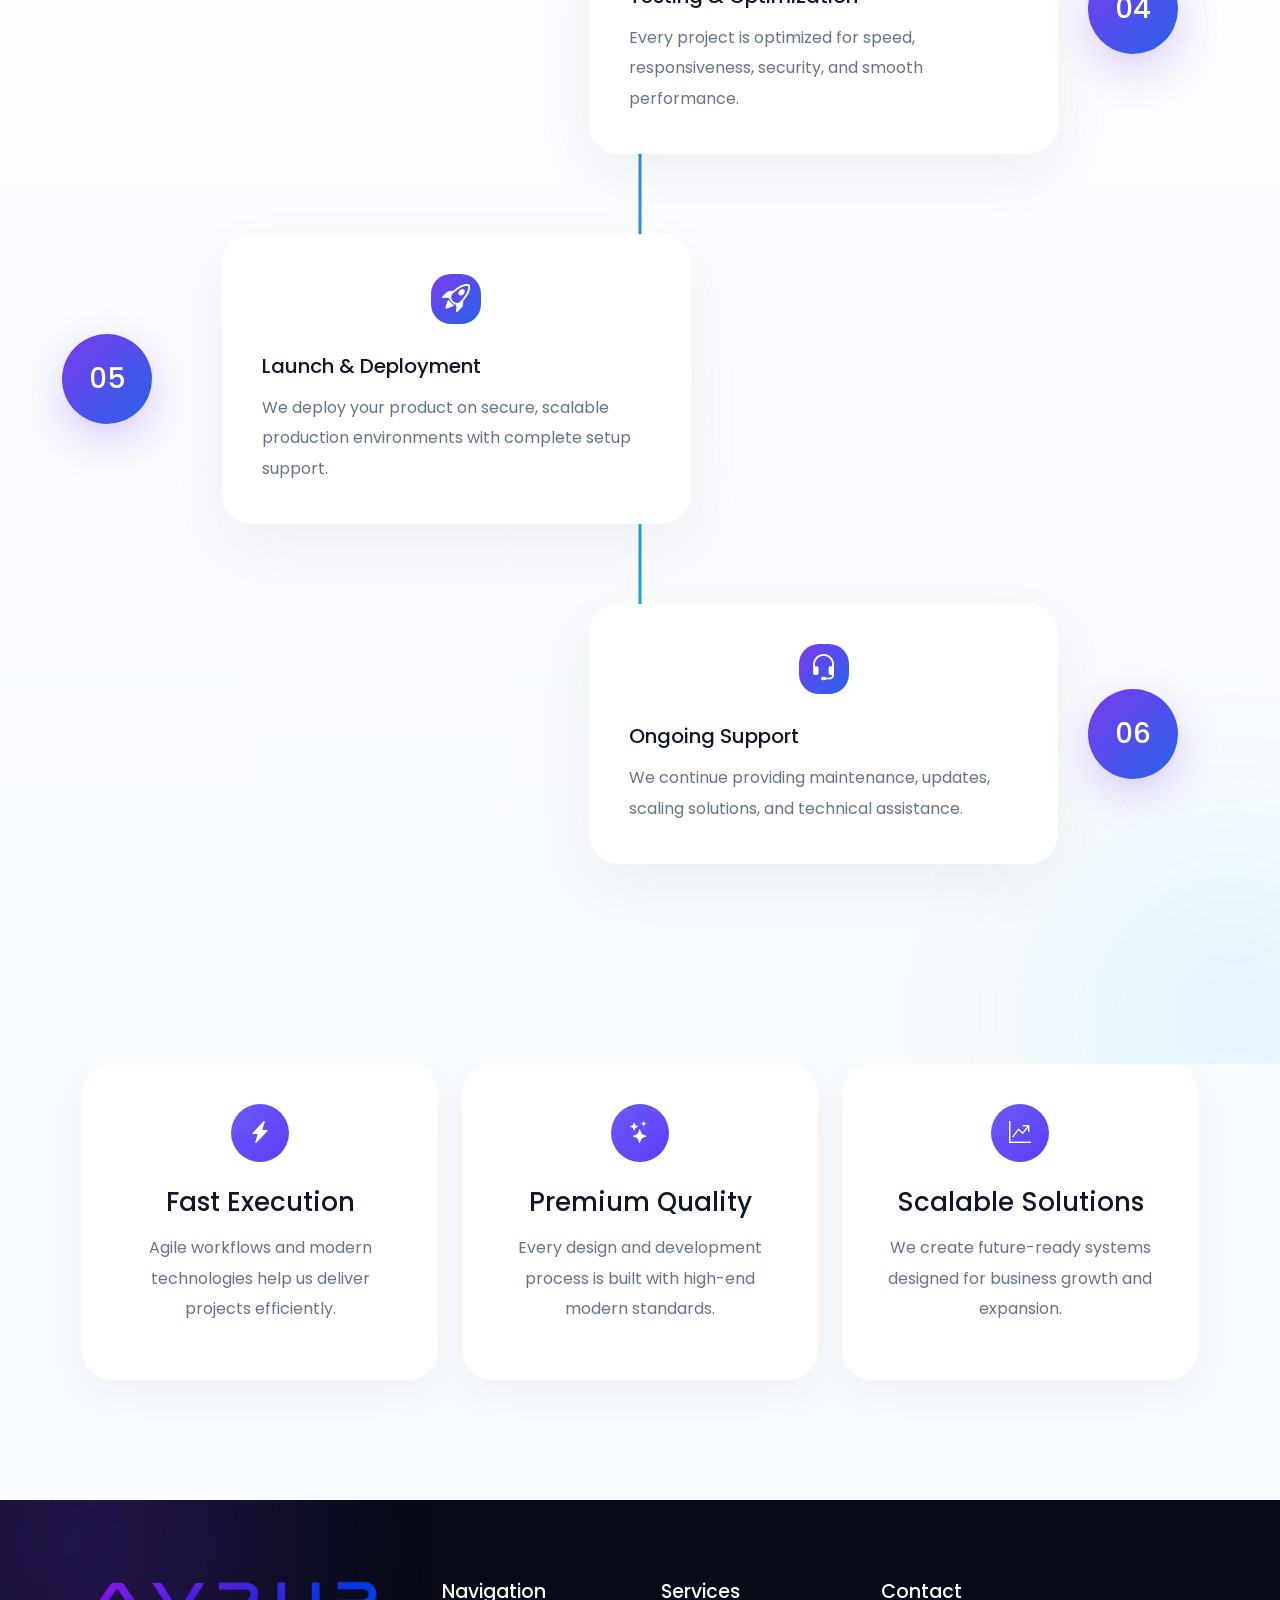
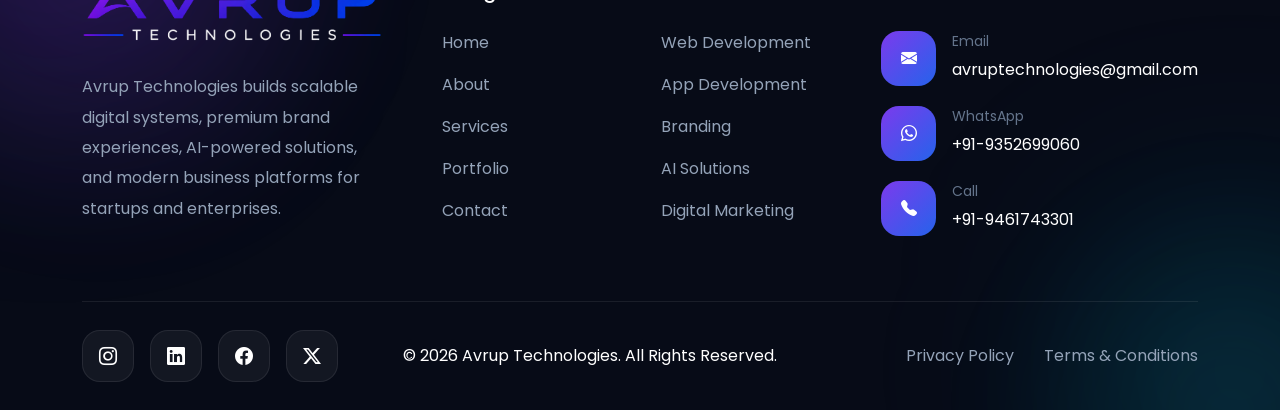
<file: our-process.html>
<!DOCTYPE html>
<html lang="en">
<head>
    <meta charset="UTF-8">
    <meta name="viewport" content="width=device-width, initial-scale=1.0">
    <title>Avrup Technologies</title>

    <link href="https://cdn.jsdelivr.net/npm/bootstrap@5.3.3/dist/css/bootstrap.min.css" rel="stylesheet">

    <link rel="stylesheet" href="https://cdn.jsdelivr.net/npm/bootstrap-icons@1.11.3/font/bootstrap-icons.min.css">

    <link href="https://unpkg.com/aos@2.3.4/dist/aos.css" rel="stylesheet">

    <link href="https://fonts.googleapis.com/css2?family=Poppins:wght@300;400;500;600;700;800&display=swap" rel="stylesheet">
    <link href="style.css" rel="stylesheet">
    <link rel="icon" type="image/png" href="assets/Company Icon (Without Background).png">
</head>
<body>

<nav class="navbar navbar-expand-lg fixed-top transition-all">
    <div class="container">
        <a class="navbar-brand d-flex align-items-center gap-2" href="#home">
            <img src="assets/flogo.png" alt="Avrup Technologies Logo" class="img-fluid" style="height: 50px; width: auto;">
            <span></span>
        </a>

        <button class="navbar-toggler border-0 shadow-none" type="button" data-bs-toggle="collapse" data-bs-target="#navMenu" aria-controls="navMenu" aria-expanded="false" aria-label="Toggle navigation">
            <span class="navbar-toggler-icon"></span>
        </button>

        <div class="collapse navbar-collapse" id="navMenu">
            <ul class="navbar-nav ms-auto mb-2 mb-lg-0 alignment-center">
                <li class="nav-item"><a href="https://avruptechnologies.com" class="nav-link py-2 py-lg-0">Home</a></li>
                <li class="nav-item"><a href="about-us.html" class="nav-link py-2 py-lg-0">About Us</a></li>
                <li class="nav-item"><a href="services.html" class="nav-link py-2 py-lg-0">Services</a></li>
                <li class="nav-item"><a href="our-process.html" class="nav-link py-2 py-lg-0">Our Process</a></li>
                <li class="nav-item"><a href="portfolio.html" class="nav-link py-2 py-lg-0">Portfolio</a></li>
                <li class="nav-item"><a href="our-team.html" class="nav-link py-2 py-lg-0">Our Team</a></li>
                <li class="nav-item"><a href="career.html" class="nav-link py-2 py-lg-0">Career</a></li>
                <li class="nav-item"><a href="contact.html" class="nav-link py-2 py-lg-0">Contact</a></li>
            </ul>
        </div>
    </div>
</nav>

<!-- ========================= -->
<!-- OUR PROCESS SECTION -->
<!-- ========================= -->

<section class="process-modern-section position-relative overflow-hidden">

    <!-- BACKGROUND GLOW -->

    <div class="process-glow process-glow-1"></div>
    <div class="process-glow process-glow-2"></div>

    <div class="container position-relative z-2">

        <!-- TOP -->

        <div class="text-center process-top-content"
             data-aos="fade-up">

            <div class="contact-badge">
                    Dive Into Our Process
            </div>

            <h2 class="process-main-title">
                From Vision To
                <span class="gradient-text">
                    Digital Reality
                </span>
            </h2>

            <p class="process-top-para">
                Let's transform ideas into premium digital products.
            </p>

        </div>

        <!-- PROCESS TIMELINE -->

        <div class="process-timeline">

            <!-- STEP -->

            <div class="process-step"
                 data-aos="fade-right">

                <div class="process-number">
                    01
                </div>

                <div class="process-content">

                    <div class="process-icon">
                        <i class="bi bi-search"></i>
                    </div>

                    <h4>
                        Discovery & Strategy
                    </h4>

                    <p>
                        We understand your business goals,
                        audience, project requirements,
                        and create a strategic digital roadmap.
                    </p>

                </div>

            </div>

            <!-- STEP -->

            <div class="process-step reverse"
                 data-aos="fade-left">

                <div class="process-number">
                    02
                </div>

                <div class="process-content">

                    <div class="process-icon">
                        <i class="bi bi-vector-pen"></i>
                    </div>

                    <h4>
                        UI/UX Design
                    </h4>

                    <p>
                        Our designers craft premium interfaces,
                        user experiences, branding systems,
                        and modern visual layouts.
                    </p>

                </div>

            </div>

            <!-- STEP -->

            <div class="process-step"
                 data-aos="fade-right">

                <div class="process-number">
                    03
                </div>

                <div class="process-content">

                    <div class="process-icon">
                        <i class="bi bi-code-slash"></i>
                    </div>

                    <h4>
                        Development Phase
                    </h4>

                    <p>
                        We develop scalable websites,
                        applications, dashboards,
                        and secure backend infrastructures.
                    </p>

                </div>

            </div>

            <!-- STEP -->

            <div class="process-step reverse"
                 data-aos="fade-left">

                <div class="process-number">
                    04
                </div>

                <div class="process-content">

                    <div class="process-icon">
                        <i class="bi bi-shield-check"></i>
                    </div>

                    <h4>
                        Testing & Optimization
                    </h4>

                    <p>
                        Every project is optimized for speed,
                        responsiveness, security,
                        and smooth performance.
                    </p>

                </div>

            </div>

            <!-- STEP -->

            <div class="process-step"
                 data-aos="fade-right">

                <div class="process-number">
                    05
                </div>

                <div class="process-content">

                    <div class="process-icon">
                        <i class="bi bi-rocket-takeoff"></i>
                    </div>

                    <h4>
                        Launch & Deployment
                    </h4>

                    <p>
                        We deploy your product on secure,
                        scalable production environments
                        with complete setup support.
                    </p>

                </div>

            </div>

            <!-- STEP -->

            <div class="process-step reverse"
                 data-aos="fade-left">

                <div class="process-number">
                    06
                </div>

                <div class="process-content">

                    <div class="process-icon">
                        <i class="bi bi-headset"></i>
                    </div>

                    <h4>
                        Ongoing Support
                    </h4>

                    <p>
                        We continue providing maintenance,
                        updates, scaling solutions,
                        and technical assistance.
                    </p>

                </div>

            </div>

        </div>

    </div>

</section>

<!-- ========================= -->
<!-- EXTRA PROCESS SECTION -->
<!-- ========================= -->

<section class="process-features-section">

    <div class="container">

        <div class="row g-4">

            <div class="col-lg-4"
                 data-aos="fade-up">

                <div class="process-feature-card">

                    <div class="feature-icon">
                        <i class="bi bi-lightning-charge-fill"></i>
                    </div>

                    <h4>
                        Fast Execution
                    </h4>

                    <p>
                        Agile workflows and modern technologies
                        help us deliver projects efficiently.
                    </p>

                </div>

            </div>

            <div class="col-lg-4"
                 data-aos="fade-up"
                 data-aos-delay="100">

                <div class="process-feature-card">

                    <div class="feature-icon">
                        <i class="bi bi-stars"></i>
                    </div>

                    <h4>
                        Premium Quality
                    </h4>

                    <p>
                        Every design and development process
                        is built with high-end modern standards.
                    </p>

                </div>

            </div>

            <div class="col-lg-4"
                 data-aos="fade-up"
                 data-aos-delay="200">

                <div class="process-feature-card">

                    <div class="feature-icon">
                        <i class="bi bi-graph-up-arrow"></i>
                    </div>

                    <h4>
                        Scalable Solutions
                    </h4>

                    <p>
                        We create future-ready systems
                        designed for business growth and expansion.
                    </p>

                </div>

            </div>

        </div>

    </div>

</section>

<footer class="neo-footer position-relative overflow-hidden">

    <!-- BACKGROUND -->

    <div class="neo-footer-blur blur-left"></div>
    <div class="neo-footer-blur blur-right"></div>

    

        <!-- TOP CTA -->

    <div class="container position-relative z-2">


        <!-- MAIN GRID -->

        <div class="footer-main-grid">

            <!-- BRAND -->

            <div class="footer-brand-column">

                <div class="footer-brand-logo">

                    <img src="assets/fwlogo.png" alt="Avrup Technologies" class="img-fluid footer-logo"></div>

                <p class="footer-brand-text">
                    Avrup Technologies builds scalable digital systems,
                    premium brand experiences, AI-powered solutions,
                    and modern business platforms for startups and enterprises.
                </p>

                <!-- SOCIAL -->

                

            </div>

            <!-- LINKS -->

            <div class="footer-links-column">

                <h5>
                    Navigation
                </h5>

                <ul>

                    <li><a href="https://avruptechnologies.com">Home</a></li>
                    <li><a href="about-us.html">About</a></li>
                    <li><a href="services.html">Services</a></li>
                    <li><a href="portfolio.html">Portfolio</a></li>
                    <li><a href="contact.html">Contact</a></li>

                </ul>

            </div>

            <!-- SERVICES -->

            <div class="footer-links-column">

                <h5>
                    Services
                </h5>

                <ul>

                    <li><a href="services.html">Web Development</a></li>
                    <li><a href="services.html">App Development</a></li>
                    <li><a href="services.html">Branding</a></li>
                    <li><a href="services.html">AI Solutions</a></li>
                    <li><a href="services.html">Digital Marketing</a></li>

                </ul>

            </div>

            <!-- CONTACT -->

            <div class="footer-contact-column">

                <h5>
                    Contact
                </h5>

                <div class="footer-contact-list">

                    <div class="footer-contact-row">

                        <div class="footer-contact-icon">
                            <i class="bi bi-envelope-fill"></i>
                        </div>

                        <div>

                            <small>Email</small>

                            <a href="mailto:avruptechnologies@gmail.com" style="text-decoration:none; color:white;">
                                avruptechnologies@gmail.com
                            </a>

                        </div>

                    </div>

                    <div class="footer-contact-row">

                        <div class="footer-contact-icon">
                            <i class="bi bi-whatsapp"></i>
                        </div>

                        <div>

                            <small>WhatsApp</small>

                            <a href="https://wa.me/919352699060" target="_blank" style="text-decoration:none; color:white;">
                                +91-9352699060
                            </a>

                        </div>

                    </div>

                    <div class="footer-contact-row">

                        <div class="footer-contact-icon">
                            <i class="bi bi-telephone-fill"></i>
                        </div>

                        <div>

                            <small>Call</small>

                            <a href="tel:+91-9461743301" style="text-decoration:none; color:white;">
                                +91-9461743301
                            </a>

                        </div>

                    </div>

                </div>

            </div>

        </div>

        <!-- BOTTOM -->

        <div class="footer-bottom-bar">

            
            <div class="footer-social-row">

                    <a href="https://www.instagram.com/avruptechnologies/">
                        <i class="bi bi-instagram"></i>
                    </a>

                    <a href="https://www.linkedin.com/company/avrup-technologies/">
                        <i class="bi bi-linkedin"></i>
                    </a>

                    <a href="https://www.facebook.com/profile.php?id=61589559846465">
                        <i class="bi bi-facebook"></i>
                    </a>

                    <a href="https://x.com/Avrup_Tech">
                        <i class="bi bi-twitter-x"></i>
                    </a>

                </div>

                <a href="https://avruptechnologies.com" style="text-decoration:none; color:white;">
                © 2026 Avrup Technologies. All Rights Reserved.
                </a><br>
                

             <div class="footer-bottom-links">

                <a href="#">
                    Privacy Policy
                </a>

                <a href="#">
                    Terms & Conditions
                </a>

            </div>

        </div>

    </div>

</footer>

<button onclick="topFunction()" id="topBtn" class="position-fixed border-0 outline-none rounded-circle text-white d-none align-items-center justify-content-center transition-all shadow" style="bottom:158px; right:30px; z-index:9999; width:55px; height:55px;">
    <i class="bi bi-arrow-up-circle-fill fs-3"></i>
</button>

<script src="https://cdn.jsdelivr.net/npm/bootstrap@5.3.3/dist/js/bootstrap.bundle.min.js"></script>
<script src="https://unpkg.com/aos@2.3.4/dist/aos.js"></script>

<script>
    // Visibility state handler logic for standard Scroll-To-Top dynamic target elements
    window.onscroll = function () {
        const btn = document.getElementById("topBtn");
        if (document.body.scrollTop > 200 || document.documentElement.scrollTop > 200) {
            btn.classList.remove("d-none");
            btn.classList.add("d-flex");
        } else {
            btn.classList.remove("d-flex");
            btn.classList.add("d-none");
        }
    };

    function topFunction() {
        window.scrollTo({
            top: 0,
            behavior: "smooth"
        });
    }

    // Initialize Animate On Scroll (AOS) Architecture Engines
    AOS.init({
        duration: 1200,
        once: true,
        offset: 100,
        easing: 'ease-in-out'
    });

    // Control dynamic shadow layout effects on layout header navigation bands during scroll operations
    window.addEventListener('scroll', function(){
        const navbar = document.querySelector('.navbar');
        if (window.scrollY > 50) {
            navbar.classList.add('shadow-lg', 'bg-white');
        } else {
            navbar.classList.remove('shadow-lg', 'bg-white');
        }
    });

    // Unified dynamic client request communication transmitter engine (formsubmit.co AJAX integration)
    const form = document.getElementById("contactForm");
    const popup = document.getElementById("successPopup");

    form.addEventListener("submit", async function(e){
        e.preventDefault();
        const formData = new FormData(form);

        try {
            const response = await fetch(form.action, {
                method: "POST",
                body: formData,
                headers: { 'Accept': 'application/json' }
            });

            if (response.ok) {
                popup.classList.add("active");
                form.reset();
                setTimeout(() => {
                    popup.classList.remove("active");
                }, 3500);
            } else {
                alert("Submission pipeline validation failure. Please test communication manually.");
            }
        } catch (error) {
            alert("Network routing connectivity error context detected.");
        }
    });
</script>

<script>
    // Auto-close Bootstrap 5 mobile navigation menu overlay when an anchor link is clicked
const navLinks = document.querySelectorAll('.nav-link');
const menuToggle = document.getElementById('navMenu');
const bsCollapse = new bootstrap.Collapse(menuToggle, { toggle: false });

navLinks.forEach((link) => {
    link.addEventListener('click', () => {
        // Only trigger collapse if the mobile hamburger toggler is currently visible
        if (window.getComputedStyle(document.querySelector('.navbar-toggler')).display !== 'none') {
            bsCollapse.hide();
        }
    });
});
</script>

</body>
</html>
</file>
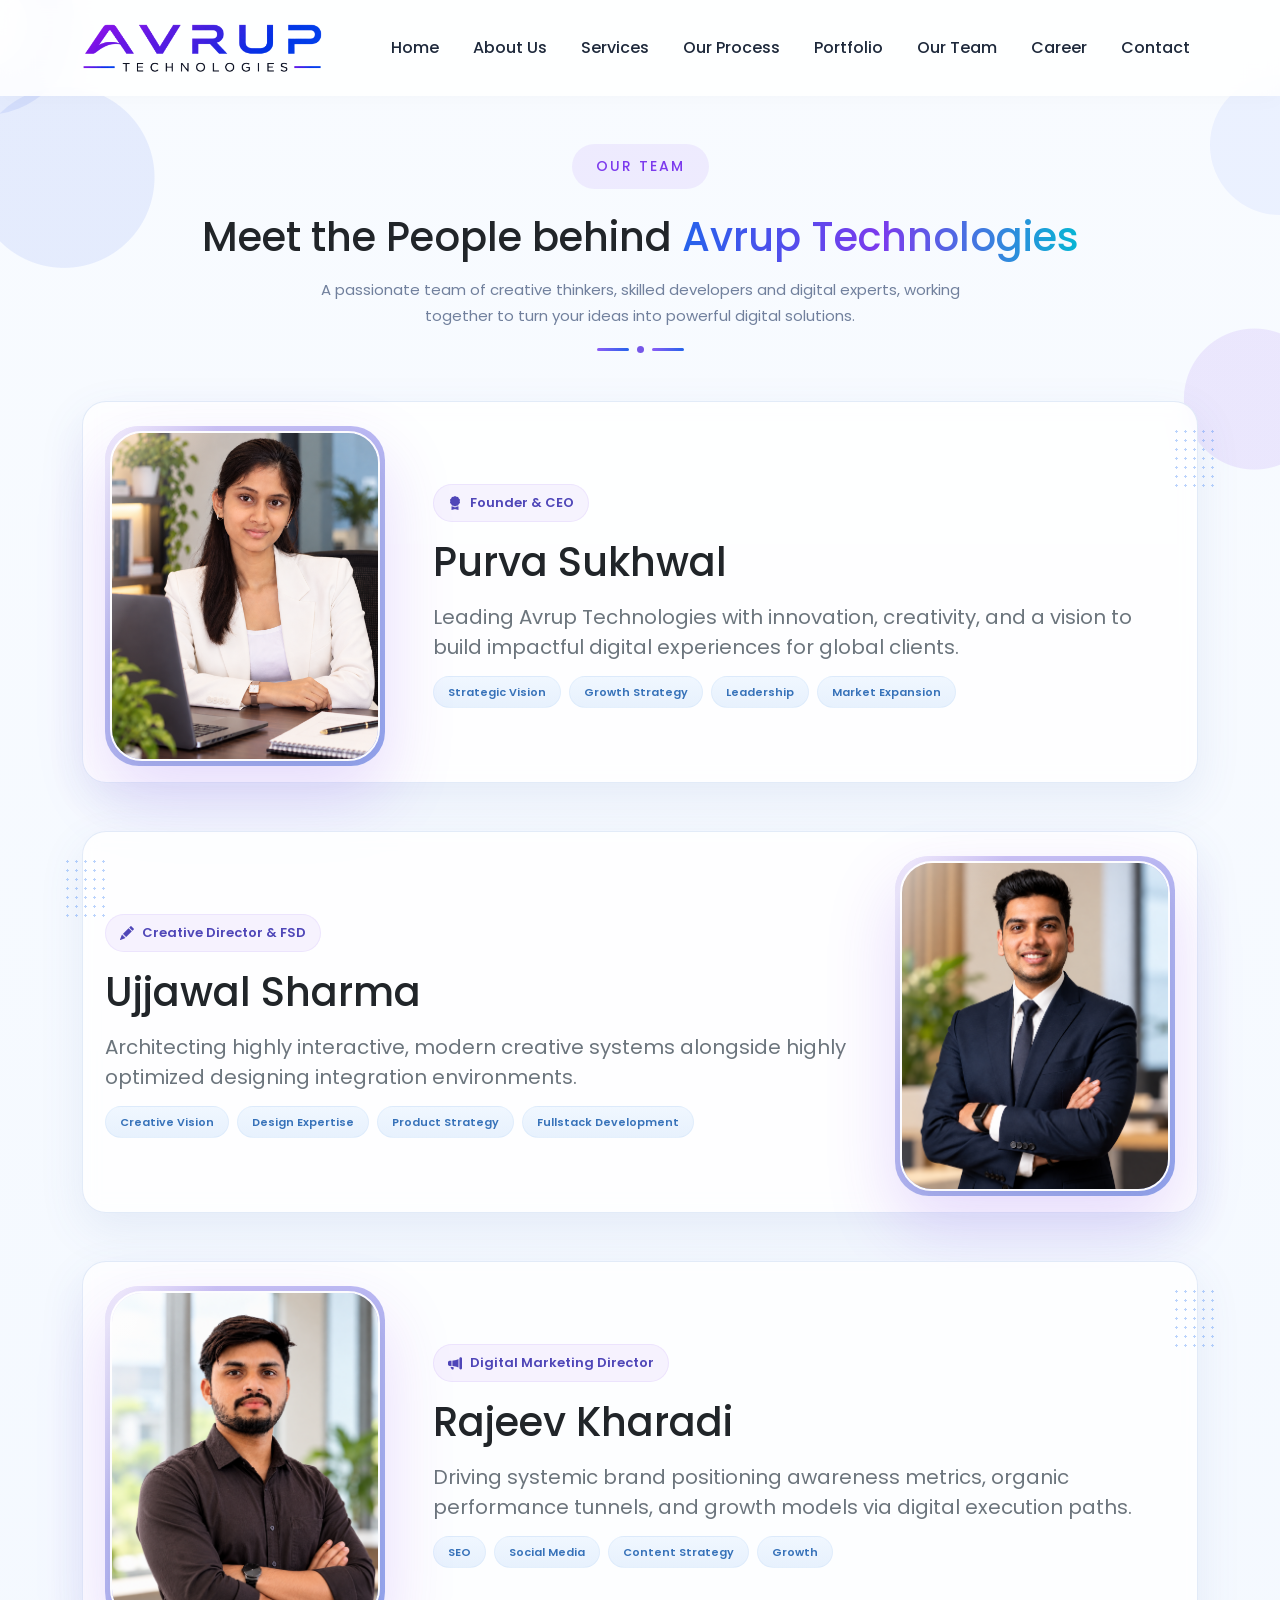
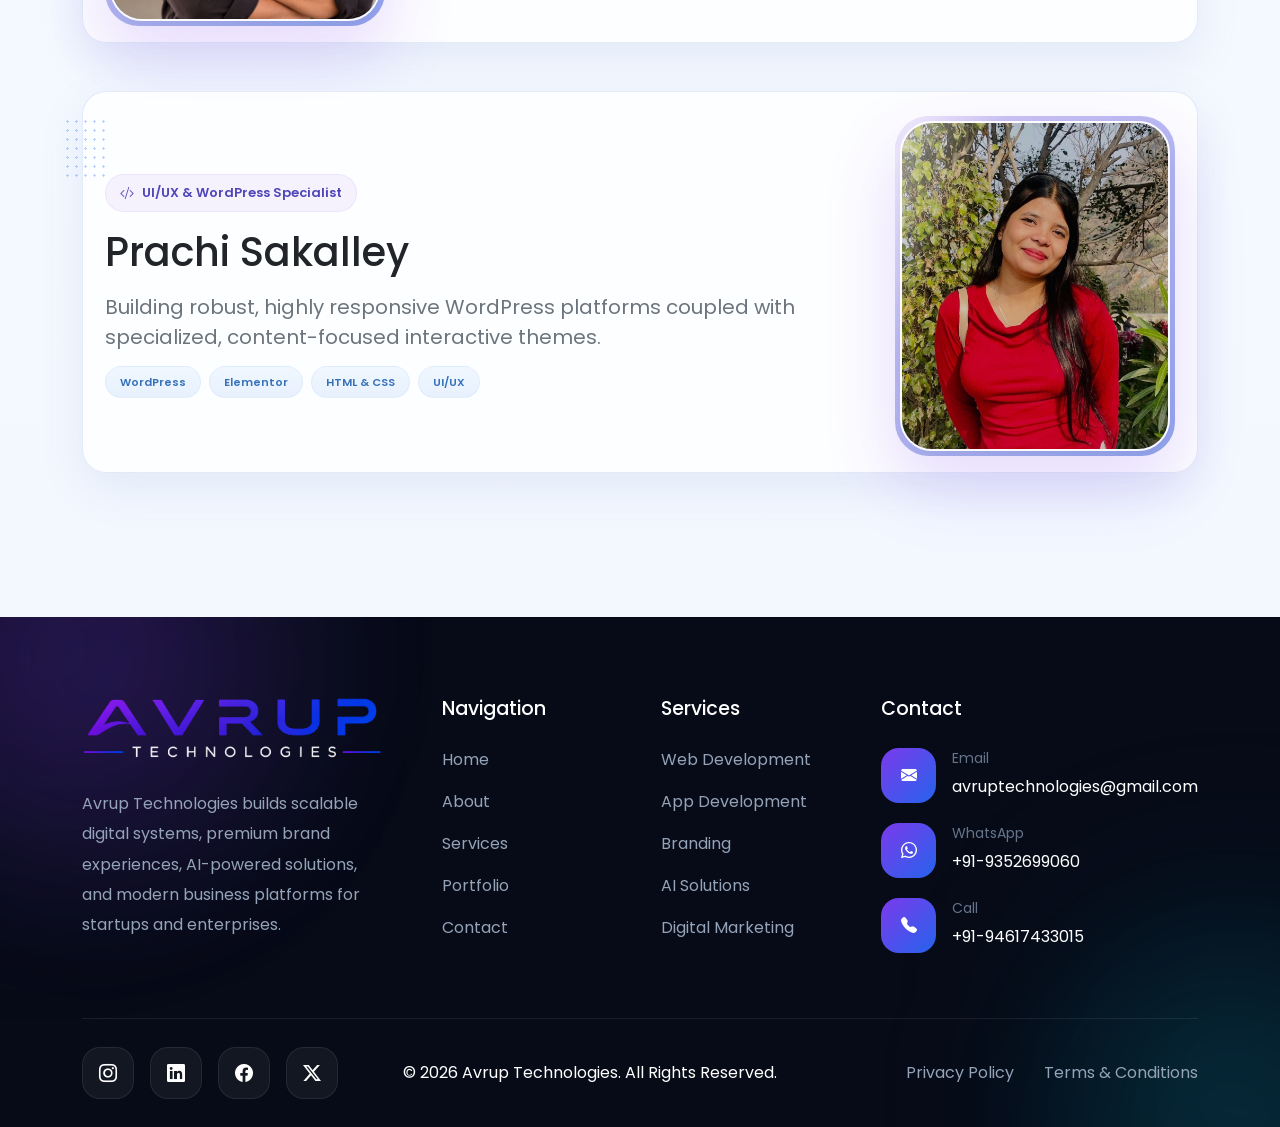
<file: our-team.html>
<!DOCTYPE html>
<html lang="en">
<head>
    <meta charset="UTF-8">
    <meta name="viewport" content="width=device-width, initial-scale=1.0">
    <title>Avrup Technologies</title>

    <link href="https://cdn.jsdelivr.net/npm/bootstrap@5.3.3/dist/css/bootstrap.min.css" rel="stylesheet">

    <link rel="stylesheet" href="https://cdn.jsdelivr.net/npm/bootstrap-icons@1.11.3/font/bootstrap-icons.min.css">

    <link href="https://unpkg.com/aos@2.3.4/dist/aos.css" rel="stylesheet">

    <link href="https://fonts.googleapis.com/css2?family=Poppins:wght@300;400;500;600;700;800&display=swap" rel="stylesheet">
    <link href="style.css" rel="stylesheet">
    <link rel="icon" type="image/png" href="assets/Company Icon (Without Background).png">
</head>
<body>

<nav class="navbar navbar-expand-lg fixed-top transition-all">
    <div class="container">
        <a class="navbar-brand d-flex align-items-center gap-2" href="#home">
            <img src="assets/flogo.png" alt="Avrup Technologies Logo" class="img-fluid" style="height: 50px; width: auto;">
            <span></span>
        </a>

        <button class="navbar-toggler border-0 shadow-none" type="button" data-bs-toggle="collapse" data-bs-target="#navMenu" aria-controls="navMenu" aria-expanded="false" aria-label="Toggle navigation">
            <span class="navbar-toggler-icon"></span>
        </button>

        <div class="collapse navbar-collapse" id="navMenu">
            <ul class="navbar-nav ms-auto mb-2 mb-lg-0 alignment-center">
                <li class="nav-item"><a href="https://avruptechnologies.com" class="nav-link py-2 py-lg-0">Home</a></li>
                <li class="nav-item"><a href="about-us.html" class="nav-link py-2 py-lg-0">About Us</a></li>
                <li class="nav-item"><a href="services.html" class="nav-link py-2 py-lg-0">Services</a></li>
                <li class="nav-item"><a href="our process.html" class="nav-link py-2 py-lg-0">Our Process</a></li>
                <li class="nav-item"><a href="portfolio.html" class="nav-link py-2 py-lg-0">Portfolio</a></li>
                <li class="nav-item"><a href="our team.html" class="nav-link py-2 py-lg-0">Our Team</a></li>
                <li class="nav-item"><a href="career.html" class="nav-link py-2 py-lg-0">Career</a></li>
                <li class="nav-item"><a href="contact.html" class="nav-link py-2 py-lg-0">Contact</a></li>
            </ul>
        </div>
    </div>
</nav>

<section id="team" class="team-zigzag-section py-5">
    <div class="container py-5">

        <!-- TEAM INTRO -->
        <div class="text-center mb-5" data-aos="fade-up">
            <br><br>

            <span class="services-mini-badge text-uppercase tracking-wider d-inline-block mb-3">
                Our Team
            </span>

            <h2 class="team-main-title fw-medium text-dark display-6 mt-2">
                Meet the People behind
                <span class="gradient-text">Avrup Technologies</span>
            </h2>

            <!-- Added -->
            <p class="team-intro-copy mt-3 mb-0">
                A passionate team of creative thinkers, skilled developers
                and digital experts, working together to turn your ideas
                into powerful digital solutions.
            </p>

            <!-- Added -->
            <div class="team-intro-divider">
                <span></span>
                <i></i>
                <span></span>
            </div>
        </div>


        <!-- =========================
             PURVA
             ========================= -->

        <div class="team-zigzag-item d-flex flex-column flex-lg-row align-items-center gap-4 gap-lg-5 mb-5 pt-4"
             data-aos="fade-right">

            <div class="team-zigzag-img mx-auto mx-lg-0 flex-shrink-0">
                <img
                    src="Team/purvaaa.png"
                    alt="Purva Sukhwal - Founder & CEO"
                    class="img-fluid rounded-5 shadow"
                >
            </div>

            <div class="team-zigzag-content text-center text-lg-start mt-4 mt-lg-0">

                <!-- Changed badge -->
                <span class="team-role-badge mb-3">
                    <i class="bi bi-award-fill"></i>
                    Founder &amp; CEO
                </span>

                <h2 class="fw-medium text-dark display-6 mb-3">
                    Purva Sukhwal
                </h2>

                <p class="text-secondary fs-5 mb-0">
                    Leading Avrup Technologies with innovation, creativity,
                    and a vision to build impactful digital experiences
                    for global clients.
                </p>

                <!-- Added skills -->
                <div class="team-skill-list">
                    <span>Strategic Vision</span>
                    <span>Growth Strategy</span>
                    <span>Leadership</span>
                    <span>Market Expansion</span>
                </div>

                <!-- Added arrow -->
                <!-- <span class="team-card-arrow">
                    <i class="bi bi-arrow-right"></i>
                </span> -->

            </div>

            <!-- Added decorative dots -->
            <span class="team-dots"></span>

        </div>


        <!-- =========================
             UJJAWAL
             ========================= -->

        <div class="team-zigzag-item reverse d-flex flex-column flex-lg-row-reverse align-items-center gap-4 gap-lg-5 mb-5 pt-4"
             data-aos="fade-left">

            <div class="team-zigzag-img mx-auto mx-lg-0 flex-shrink-0">
                <img
                    src="Team/ujju.png"
                    alt="Ujjawal Sharma - Creative Director & FSD"
                    class="img-fluid rounded-5 shadow"
                >
            </div>

            <div class="team-zigzag-content text-center text-lg-start mt-4 mt-lg-0">

                <!-- Changed badge -->
                <span class="team-role-badge mb-3">
                    <i class="bi bi-pencil-fill"></i>
                    Creative Director &amp; FSD
                </span>

                <h2 class="fw-medium text-dark display-6 mb-3">
                    Ujjawal Sharma
                </h2>

                <p class="text-secondary fs-5 mb-0">
                    Architecting highly interactive, modern creative systems
                    alongside highly optimized designing integration environments.
                </p>

                <!-- Added skills -->
                <div class="team-skill-list justify-content-lg-start">
                    <span>Creative Vision</span>
                    <span>Design Expertise</span>
                    <span>Product Strategy</span>
                    <span>Fullstack Development</span>
                </div>

                <!-- Added arrow -->
                <!-- <span class="team-card-arrow">
                    <i class="bi bi-arrow-right"></i>
                </span> -->

            </div>

            <!-- Added decorative dots -->
            <span class="team-dots"></span>

        </div>


        <!-- =========================
             RAJEEV
             ========================= -->

        <div class="team-zigzag-item d-flex flex-column flex-lg-row align-items-center gap-4 gap-lg-5 mb-5 pt-4"
             data-aos="fade-right">

            <div class="team-zigzag-img mx-auto mx-lg-0 flex-shrink-0">
                <img
                    src="Team/Rajeev.png"
                    alt="Rajeev Kharadi - Digital Marketing Director"
                    class="img-fluid rounded-5 shadow"
                >
            </div>

            <div class="team-zigzag-content text-center text-lg-start mt-4 mt-lg-0">

                <!-- Changed badge -->
                <span class="team-role-badge mb-3">
                    <i class="bi bi-megaphone-fill"></i>
                    Digital Marketing Director
                </span>

                <h2 class="fw-medium text-dark display-6 mb-3">
                    Rajeev Kharadi
                </h2>

                <p class="text-secondary fs-5 mb-0">
                    Driving systemic brand positioning awareness metrics,
                    organic performance tunnels, and growth models via
                    digital execution paths.
                </p>

                <!-- Added skills -->
                <div class="team-skill-list">
                    <span>SEO</span>
                    <span>Social Media</span>
                    <span>Content Strategy</span>
                    <span>Growth</span>
                </div>

                <!-- Added arrow -->
                <!-- <span class="team-card-arrow">
                    <i class="bi bi-arrow-right"></i>
                </span> -->

            </div>

            <!-- Added decorative dots -->
            <span class="team-dots"></span>

        </div>


        <!-- =========================
             PRACHI
             ========================= -->

        <div class="team-zigzag-item reverse d-flex flex-column flex-lg-row-reverse align-items-center gap-4 gap-lg-5 mb-5 pt-4"
             data-aos="fade-left">

            <div class="team-zigzag-img mx-auto mx-lg-0 flex-shrink-0">
                <img
                    src="Team/prachiii.jpeg"
                    alt="Prachi Sakalley - WordPress Developer"
                    class="img-fluid rounded-5 shadow"
                >
            </div>

            <div class="team-zigzag-content text-center text-lg-start mt-4 mt-lg-0">

                <!-- Changed badge -->
                <span class="team-role-badge mb-3">
                    <i class="bi bi-code-slash"></i>
                    UI/UX &amp; WordPress Specialist
                </span>

                <h2 class="fw-medium text-dark display-6 mb-3">
                    Prachi Sakalley
                </h2>

                <p class="text-secondary fs-5 mb-0">
                    Building robust, highly responsive WordPress platforms
                    coupled with specialized, content-focused interactive themes.
                </p>

                <!-- Added skills -->
                <div class="team-skill-list justify-content-lg-start">
                    <span>WordPress</span>
                    <span>Elementor</span>
                    <span>HTML &amp; CSS</span>
                    <span>UI/UX</span>
                </div>

                <!-- Added arrow -->
                <!-- <span class="team-card-arrow">
                    <i class="bi bi-arrow-right"></i>
                </span> -->

            </div>

            <!-- Added decorative dots -->
            <span class="team-dots"></span>

        </div>


        <!-- Existing commented section kept unchanged -->

        <!-- <div class="team-zigzag-item d-flex flex-column flex-lg-row align-items-center gap-4 gap-lg-5 pt-4"
             data-aos="fade-right">

            <div class="team-zigzag-img mx-auto mx-lg-0 flex-shrink-0">
                <img
                    src="Team/ujju.png"
                    alt="Ujjawal Sharma - Creative Director & FSD"
                    class="img-fluid rounded-5 shadow"
                >
            </div>

            <div class="team-zigzag-content text-center text-lg-start mt-4 mt-lg-0">

                <span class="d-inline-block px-3 py-2 rounded-pill fw-semibold text-primary mb-3">
                    Creative Director & FSD
                </span>

                <h2 class="fw-medium text-dark display-6 mb-3">
                    Ujjawal Sharma
                </h2>

                <p class="text-secondary fs-5 mb-0">
                    Architecting highly interactive, modern creative systems
                    alongside highly optimized designing integration environments.
                </p>

            </div>

        </div> -->

    </div>
</section>

<footer class="neo-footer position-relative overflow-hidden">

    <!-- BACKGROUND -->

    <div class="neo-footer-blur blur-left"></div>
    <div class="neo-footer-blur blur-right"></div>

    

        <!-- TOP CTA -->

    <div class="container position-relative z-2">


        <!-- MAIN GRID -->

        <div class="footer-main-grid">

            <!-- BRAND -->

            <div class="footer-brand-column">

                <div class="footer-brand-logo">

                    <img src="assets/fwlogo.png" alt="Avrup Technologies" class="img-fluid footer-logo"></div>

                <p class="footer-brand-text">
                    Avrup Technologies builds scalable digital systems,
                    premium brand experiences, AI-powered solutions,
                    and modern business platforms for startups and enterprises.
                </p>

                <!-- SOCIAL -->

                

            </div>

            <!-- LINKS -->

            <div class="footer-links-column">

                <h5>
                    Navigation
                </h5>

                <ul>

                    <li><a href="https://avruptechnologies.com">Home</a></li>
                    <li><a href="about us.html">About</a></li>
                    <li><a href="services.html">Services</a></li>
                    <li><a href="portfolio.html">Portfolio</a></li>
                    <li><a href="contact.html">Contact</a></li>

                </ul>

            </div>

            <!-- SERVICES -->

            <div class="footer-links-column">

                <h5>
                    Services
                </h5>

                <ul>

                    <li><a href="services.html">Web Development</a></li>
                    <li><a href="services.html">App Development</a></li>
                    <li><a href="services.html">Branding</a></li>
                    <li><a href="services.html">AI Solutions</a></li>
                    <li><a href="services.html">Digital Marketing</a></li>

                </ul>

            </div>

            <!-- CONTACT -->

            <div class="footer-contact-column">

                <h5>
                    Contact
                </h5>

                <div class="footer-contact-list">

                    <div class="footer-contact-row">

                        <div class="footer-contact-icon">
                            <i class="bi bi-envelope-fill"></i>
                        </div>

                        <div>

                            <small>Email</small>

                            <a href="mailto:avruptechnologies@gmail.com" style="text-decoration:none; color:white;">
                                avruptechnologies@gmail.com
                            </a>

                        </div>

                    </div>

                    <div class="footer-contact-row">

                        <div class="footer-contact-icon">
                            <i class="bi bi-whatsapp"></i>
                        </div>

                        <div>

                            <small>WhatsApp</small>

                            <a href="https://wa.me/919352699060" target="_blank" style="text-decoration:none; color:white;">
                                +91-9352699060
                            </a>

                        </div>

                    </div>

                    <div class="footer-contact-row">

                        <div class="footer-contact-icon">
                            <i class="bi bi-telephone-fill"></i>
                        </div>

                        <div>

                            <small>Call</small>

                            <a href="tel:+91-94617433015" style="text-decoration:none; color:white;">
                                +91-94617433015
                            </a>

                        </div>

                    </div>

                </div>

            </div>

        </div>

        <!-- BOTTOM -->

        <div class="footer-bottom-bar">

            
            <div class="footer-social-row">

                    <a href="https://www.instagram.com/avruptechnologies/">
                        <i class="bi bi-instagram"></i>
                    </a>

                    <a href="https://www.linkedin.com/company/avrup-technologies/">
                        <i class="bi bi-linkedin"></i>
                    </a>

                    <a href="https://www.facebook.com/profile.php?id=61589559846465">
                        <i class="bi bi-facebook"></i>
                    </a>

                    <a href="https://x.com/Avrup_Tech">
                        <i class="bi bi-twitter-x"></i>
                    </a>

                </div>

                <a href="https://avruptechnologies.com" style="text-decoration:none; color:white;">
                © 2026 Avrup Technologies. All Rights Reserved.
                </a><br>
                

             <div class="footer-bottom-links">

                <a href="#">
                    Privacy Policy
                </a>

                <a href="#">
                    Terms & Conditions
                </a>

            </div>

        </div>

    </div>

</footer>

<button onclick="topFunction()" id="topBtn" class="position-fixed border-0 outline-none rounded-circle text-white d-none align-items-center justify-content-center transition-all shadow" style="bottom:158px; right:30px; z-index:9999; width:55px; height:55px;">
    <i class="bi bi-arrow-up-circle-fill fs-3"></i>
</button>

<script src="https://cdn.jsdelivr.net/npm/bootstrap@5.3.3/dist/js/bootstrap.bundle.min.js"></script>
<script src="https://unpkg.com/aos@2.3.4/dist/aos.js"></script>

<script>
    // Visibility state handler logic for standard Scroll-To-Top dynamic target elements
    window.onscroll = function () {
        const btn = document.getElementById("topBtn");
        if (document.body.scrollTop > 200 || document.documentElement.scrollTop > 200) {
            btn.classList.remove("d-none");
            btn.classList.add("d-flex");
        } else {
            btn.classList.remove("d-flex");
            btn.classList.add("d-none");
        }
    };

    function topFunction() {
        window.scrollTo({
            top: 0,
            behavior: "smooth"
        });
    }

    // Initialize Animate On Scroll (AOS) Architecture Engines
    AOS.init({
        duration: 1200,
        once: true,
        offset: 100,
        easing: 'ease-in-out'
    });

    // Control dynamic shadow layout effects on layout header navigation bands during scroll operations
    window.addEventListener('scroll', function(){
        const navbar = document.querySelector('.navbar');
        if (window.scrollY > 50) {
            navbar.classList.add('shadow-lg', 'bg-white');
        } else {
            navbar.classList.remove('shadow-lg', 'bg-white');
        }
    });

    // Unified dynamic client request communication transmitter engine (formsubmit.co AJAX integration)
    const form = document.getElementById("contactForm");
    const popup = document.getElementById("successPopup");

    form.addEventListener("submit", async function(e){
        e.preventDefault();
        const formData = new FormData(form);

        try {
            const response = await fetch(form.action, {
                method: "POST",
                body: formData,
                headers: { 'Accept': 'application/json' }
            });

            if (response.ok) {
                popup.classList.add("active");
                form.reset();
                setTimeout(() => {
                    popup.classList.remove("active");
                }, 3500);
            } else {
                alert("Submission pipeline validation failure. Please test communication manually.");
            }
        } catch (error) {
            alert("Network routing connectivity error context detected.");
        }
    });
</script>

<script>
    // Auto-close Bootstrap 5 mobile navigation menu overlay when an anchor link is clicked
const navLinks = document.querySelectorAll('.nav-link');
const menuToggle = document.getElementById('navMenu');
const bsCollapse = new bootstrap.Collapse(menuToggle, { toggle: false });

navLinks.forEach((link) => {
    link.addEventListener('click', () => {
        // Only trigger collapse if the mobile hamburger toggler is currently visible
        if (window.getComputedStyle(document.querySelector('.navbar-toggler')).display !== 'none') {
            bsCollapse.hide();
        }
    });
});
</script>

</body>
</html>
</file>
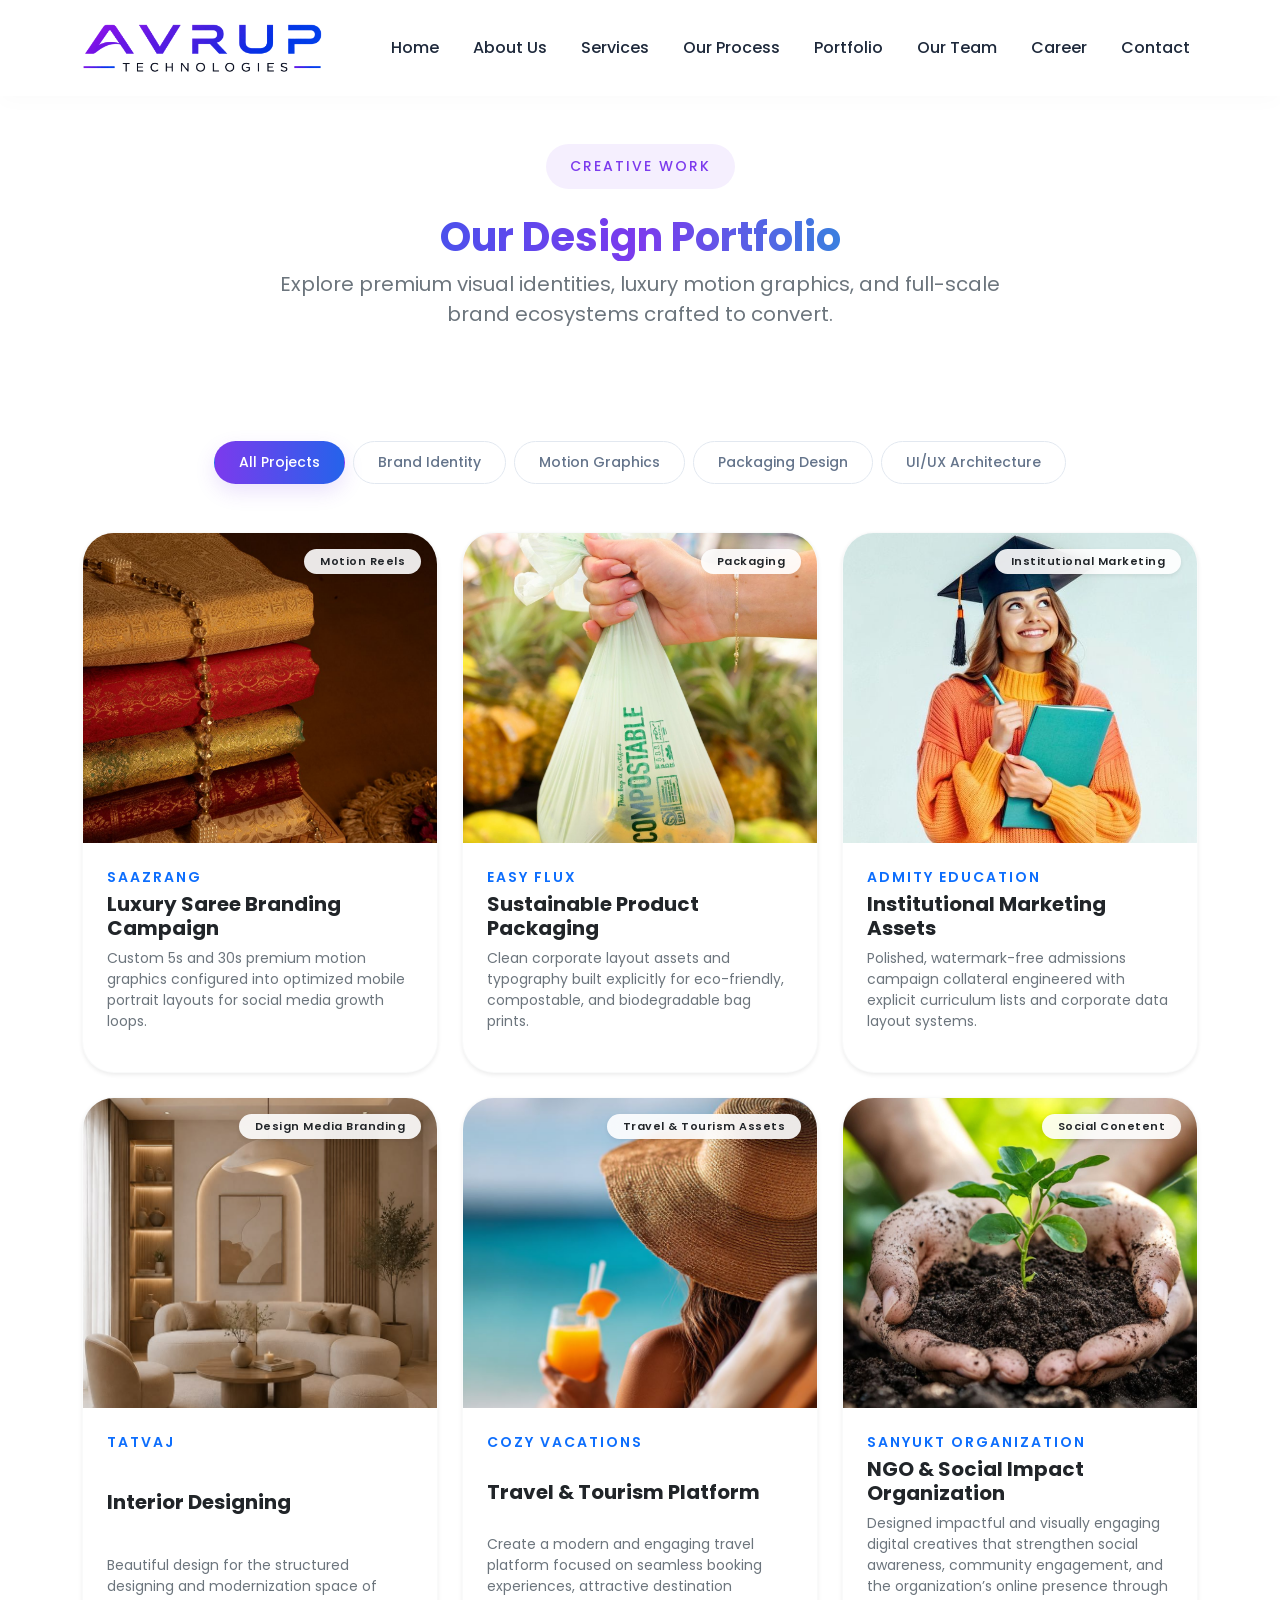
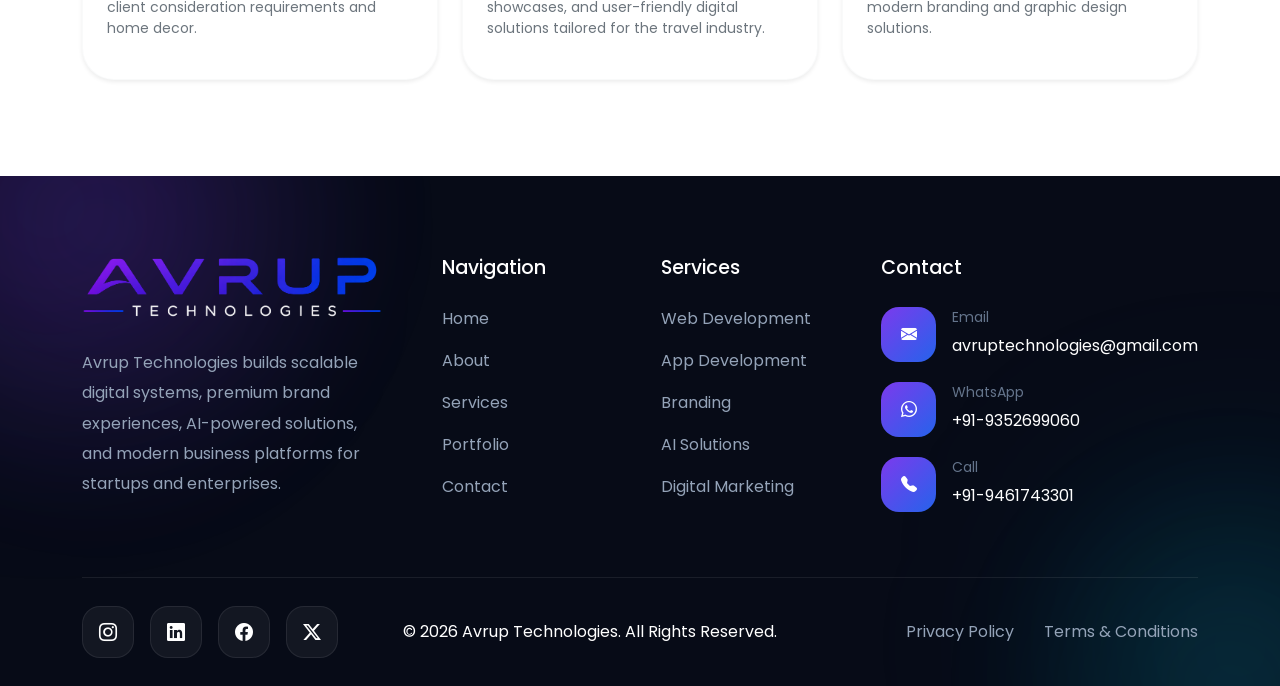
<file: portfolio.html>
<!DOCTYPE html>
<html lang="en">
<head>
    <meta charset="UTF-8">
    <meta name="viewport" content="width=device-width, initial-scale=1.0">
    <title>Avrup Technologies</title>

    <link href="https://cdn.jsdelivr.net/npm/bootstrap@5.3.3/dist/css/bootstrap.min.css" rel="stylesheet">

    <link rel="stylesheet" href="https://cdn.jsdelivr.net/npm/bootstrap-icons@1.11.3/font/bootstrap-icons.min.css">

    <link href="https://unpkg.com/aos@2.3.4/dist/aos.css" rel="stylesheet">

    <link href="https://fonts.googleapis.com/css2?family=Poppins:wght@300;400;500;600;700;800&display=swap" rel="stylesheet">
    <link href="style.css" rel="stylesheet">
    <link rel="icon" type="image/png" href="assets/Company Icon (Without Background).png">
</head>
<body>

<nav class="navbar navbar-expand-lg fixed-top transition-all">
    <div class="container">
        <a class="navbar-brand d-flex align-items-center gap-2" href="#home">
            <img src="assets/flogo.png" alt="Avrup Technologies Logo" class="img-fluid" style="height: 50px; width: auto;">
            <span></span>
        </a>

        <button class="navbar-toggler border-0 shadow-none" type="button" data-bs-toggle="collapse" data-bs-target="#navMenu" aria-controls="navMenu" aria-expanded="false" aria-label="Toggle navigation">
            <span class="navbar-toggler-icon"></span>
        </button>

        <div class="collapse navbar-collapse" id="navMenu">
            <ul class="navbar-nav ms-auto mb-2 mb-lg-0 alignment-center">
                <li class="nav-item"><a href="https://avruptechnologies.com" class="nav-link py-2 py-lg-0">Home</a></li>
                <li class="nav-item"><a href="about-us.html" class="nav-link py-2 py-lg-0">About Us</a></li>
                <li class="nav-item"><a href="services.html" class="nav-link py-2 py-lg-0">Services</a></li>
                <li class="nav-item"><a href="our-process.html" class="nav-link py-2 py-lg-0">Our Process</a></li>
                <li class="nav-item"><a href="portfolio.html" class="nav-link py-2 py-lg-0">Portfolio</a></li>
                <li class="nav-item"><a href="our-team.html" class="nav-link py-2 py-lg-0">Our Team</a></li>
                <li class="nav-item"><a href="career.html" class="nav-link py-2 py-lg-0">Career</a></li>
                <li class="nav-item"><a href="contact.html" class="nav-link py-2 py-lg-0">Contact</a></li>
            </ul>
        </div>
    </div>
</nav>

<section id="portfolio" class="py-5 bg-white">
    <div class="container py-5">
        
        <div class="section-title text-center py-5 mb-5 mx-auto max-w-2xl" data-aos="fade-up">
            <span class="services-mini-badge text-uppercase tracking-wider d-inline-block mb-3">CREATIVE WORK</span>
            <h2 class="gradient-text fw-bold display-6 mt-2">Our Design Portfolio</h2>
            <p class="text-secondary fs-5">Explore premium visual identities, luxury motion graphics, and full-scale brand ecosystems crafted to convert.</p>
        </div>

        <div class="row mb-5" data-aos="fade-up" data-aos-delay="100">
            <div class="col-12">
                <div class="d-flex flex-wrap justify-content-center gap-2 portfolio-filter-menu">
                    <button class="btn filter-btn active" data-filter="all">All Projects</button>
                    <button class="btn filter-btn" data-filter="branding">Brand Identity</button>
                    <button class="btn filter-btn" data-filter="motion">Motion Graphics</button>
                    <button class="btn filter-btn" data-filter="packaging">Packaging Design</button>
                    <button class="btn filter-btn" data-filter="uiux">UI/UX Architecture</button>
                </div>
            </div>
        </div>

        <div class="row g-4 portfolio-container" data-aos="fade-up" data-aos-delay="200">
            
            <div class="col-xl-4 col-md-6 portfolio-item motion branding">
                <div class="design-card position-relative overflow-hidden rounded-5 shadow-sm bg-light">
                    <div class="design-img-wrapper position-relative overflow-hidden">
                        <img src="Designs/saazrang.jpg" alt="Saazrang Luxury Saree Collection Motion Campaign" class="img-fluid w-100 h-100 object-fit-cover">
                        <span class="design-badge position-absolute top-0 end-0 m-3 rounded-pill px-3 py-1 bg-white text-dark fw-semibold small shadow-sm">Motion Reels</span>
                    </div>
                    <div class="design-content p-4">
                        <span class="text-primary fw-semibold small text-uppercase tracking-wider">Saazrang</span>
                        <h4 class="fw-bold text-dark h5 mt-1 mb-2">Luxury Saree Branding Campaign</h4>
                        <p class="text-secondary small mb-3">Custom 5s and 30s premium motion graphics configured into optimized mobile portrait layouts for social media growth loops.</p>
                        <!-- <div class="d-flex gap-2">
                            <span class="badge bg-light text-secondary border rounded-pill px-2.5 py-1">Instagram Reels</span>
                            <span class="badge bg-light text-secondary border rounded-pill px-2.5 py-1">Video Design</span>
                        </div> -->
                    </div>
                </div>
            </div>

            <div class="col-xl-4 col-md-6 portfolio-item packaging branding">
                <div class="design-card position-relative overflow-hidden rounded-5 shadow-sm bg-light">
                    <div class="design-img-wrapper position-relative overflow-hidden">
                        <img src="Designs/easyflux.jpg" alt="Easy Flux Eco Friendly Sustainable Packaging Asset" class="img-fluid w-100 h-100 object-fit-cover">
                        <span class="design-badge position-absolute top-0 end-0 m-3 rounded-pill px-3 py-1 bg-white text-dark fw-semibold small shadow-sm">Packaging</span>
                    </div>
                    <div class="design-content p-4">
                        <span class="text-primary fw-semibold small text-uppercase tracking-wider">Easy Flux</span>
                        <h4 class="fw-bold text-dark h5 mt-1 mb-2">Sustainable Product Packaging</h4>
                        <p class="text-secondary small mb-3">Clean corporate layout assets and typography built explicitly for eco-friendly, compostable, and biodegradable bag prints.</p>
                        <!-- <div class="d-flex gap-2">
                            <span class="badge bg-light text-secondary border rounded-pill px-2.5 py-1">Eco-Branding</span>
                            <span class="badge bg-light text-secondary border rounded-pill px-2.5 py-1">Vector Print</span>
                        </div> -->
                    </div>
                </div>
            </div>

            <div class="col-xl-4 col-md-6 portfolio-item branding">
                <div class="design-card position-relative overflow-hidden rounded-5 shadow-sm bg-light">
                    <div class="design-img-wrapper position-relative overflow-hidden">
                        <img src="Designs/admity.jpg" alt="Admity Education Corporate Admission Campaigns" class="img-fluid w-100 h-100 object-fit-cover">
                        <span class="design-badge position-absolute top-0 end-0 m-3 rounded-pill px-3 py-1 bg-white text-dark fw-semibold small shadow-sm">Institutional Marketing</span>
                    </div>
                    <div class="design-content p-4">
                        <span class="text-primary fw-semibold small text-uppercase tracking-wider">Admity Education</span>
                        <h4 class="fw-bold text-dark h5 mt-1 mb-2">Institutional Marketing Assets</h4>
                        <p class="text-secondary small mb-3">Polished, watermark-free admissions campaign collateral engineered with explicit curriculum lists and corporate data layout systems.</p>
                        <!-- <div class="d-flex gap-2">
                            <span class="badge bg-light text-secondary border rounded-pill px-2.5 py-1">Poster Identity</span>
                            <span class="badge bg-light text-secondary border rounded-pill px-2.5 py-1">Information Design</span>
                        </div> -->
                    </div>
                </div>
            </div>

            <div class="col-xl-4 col-md-6 portfolio-item uiux">
                <div class="design-card position-relative overflow-hidden rounded-5 shadow-sm bg-light">
                    <div class="design-img-wrapper position-relative overflow-hidden">
                        <img src="Designs/tatvaj.jpg" alt="AI Driven Pictorial Learning System Blueprint Diagrams" class="img-fluid w-100 h-100 object-fit-cover">
                        <span class="design-badge position-absolute top-0 end-0 m-3 rounded-pill px-3 py-1 bg-white text-dark fw-semibold small shadow-sm">Design Media Branding</span>
                    </div>
                    <div class="design-content p-4">
                        <span class="text-primary fw-semibold small text-uppercase tracking-wider">Tatvaj</span>
                        <h4 class="fw-bold text-dark h5 mt-1 mb-2">Interior Designing</h4>
                        <p class="text-secondary small mb-3">Beautiful design for the structured designing and modernization space of client consideration requirements and home decor.</p>
                        <!-- <div class="d-flex gap-2">
                            <span class="badge bg-light text-secondary border rounded-pill px-2.5 py-1">System Topology</span>
                            <span class="badge bg-light text-secondary border rounded-pill px-2.5 py-1">Figma Prototype</span>
                        </div> -->
                    </div>
                </div>
            </div>

            <div class="col-xl-4 col-md-6 portfolio-item uiux packaging">
                <div class="design-card position-relative overflow-hidden rounded-5 shadow-sm bg-light">
                    <div class="design-img-wrapper position-relative overflow-hidden">
                        <img src="Designs/cozy.jpg" alt="E-Commerce Interface Platform Design Suite Portfolio" class="img-fluid w-100 h-100 object-fit-cover">
                        <span class="design-badge position-absolute top-0 end-0 m-3 rounded-pill px-3 py-1 bg-white text-dark fw-semibold small shadow-sm">Travel & Tourism Assets</span>
                    </div>
                    <div class="design-content p-4">
                        <span class="text-primary fw-semibold small text-uppercase tracking-wider">Cozy Vacations</span>
                        <h4 class="fw-bold text-dark h5 mt-1 mb-2">Travel & Tourism Platform</h4>
                        <p class="text-secondary small mb-3">Create a modern and engaging travel platform focused on seamless booking experiences, attractive destination showcases, and user-friendly digital solutions tailored for the travel industry.</p>
                        <!-- <div class="d-flex gap-2">
                            <span class="badge bg-light text-secondary border rounded-pill px-2.5 py-1">Store Front-End</span>
                            <span class="badge bg-light text-secondary border rounded-pill px-2.5 py-1">UX Audit</span>
                        </div> -->
                    </div>
                </div>
            </div>

            <div class="col-xl-4 col-md-6 portfolio-item branding">
                <div class="design-card position-relative overflow-hidden rounded-5 shadow-sm bg-light">
                    <div class="design-img-wrapper position-relative overflow-hidden">
                        <img src="Designs/sanyukt.jpg" alt="Corporate Minimalist Vector Logo Branding System Portfolio" class="img-fluid w-100 h-100 object-fit-cover">
                        <span class="design-badge position-absolute top-0 end-0 m-3 rounded-pill px-3 py-1 bg-white text-dark fw-semibold small shadow-sm">Social Conetent</span>
                    </div>
                    <div class="design-content p-4">
                        <span class="text-primary fw-semibold small text-uppercase tracking-wider">Sanyukt Organization</span>
                        <h4 class="fw-bold text-dark h5 mt-1 mb-2">NGO & Social Impact Organization</h4>
                        <p class="text-secondary small mb-3">Designed impactful and visually engaging digital creatives that strengthen social awareness, community engagement, and the organization’s online presence through modern branding and graphic design solutions.</p>
                        <!-- <div class="d-flex gap-2">
                            <span class="badge bg-light text-secondary border rounded-pill px-2.5 py-1">Logo Vectors</span>
                            <span class="badge bg-light text-secondary border rounded-pill px-2.5 py-1">Typography</span>
                        </div> -->
                    </div>
                </div>
            </div>

        </div>
    </div>
</section>

<footer class="neo-footer position-relative overflow-hidden">

    <!-- BACKGROUND -->

    <div class="neo-footer-blur blur-left"></div>
    <div class="neo-footer-blur blur-right"></div>

    

        <!-- TOP CTA -->

    <div class="container position-relative z-2">


        <!-- MAIN GRID -->

        <div class="footer-main-grid">

            <!-- BRAND -->

            <div class="footer-brand-column">

                <div class="footer-brand-logo">

                    <img src="assets/fwlogo.png" alt="Avrup Technologies" class="img-fluid footer-logo"></div>

                <p class="footer-brand-text">
                    Avrup Technologies builds scalable digital systems,
                    premium brand experiences, AI-powered solutions,
                    and modern business platforms for startups and enterprises.
                </p>

                <!-- SOCIAL -->

                

            </div>

            <!-- LINKS -->

            <div class="footer-links-column">

                <h5>
                    Navigation
                </h5>

                <ul>

                    <li><a href="https://avruptechnologies.com">Home</a></li>
                    <li><a href="about-us.html">About</a></li>
                    <li><a href="services.html">Services</a></li>
                    <li><a href="portfolio.html">Portfolio</a></li>
                    <li><a href="contact.html">Contact</a></li>

                </ul>

            </div>

            <!-- SERVICES -->

            <div class="footer-links-column">

                <h5>
                    Services
                </h5>

                <ul>

                    <li><a href="services.html">Web Development</a></li>
                    <li><a href="services.html">App Development</a></li>
                    <li><a href="services.html">Branding</a></li>
                    <li><a href="services.html">AI Solutions</a></li>
                    <li><a href="services.html">Digital Marketing</a></li>

                </ul>

            </div>

            <!-- CONTACT -->

            <div class="footer-contact-column">

                <h5>
                    Contact
                </h5>

                <div class="footer-contact-list">

                    <div class="footer-contact-row">

                        <div class="footer-contact-icon">
                            <i class="bi bi-envelope-fill"></i>
                        </div>

                        <div>

                            <small>Email</small>

                            <a href="mailto:avruptechnologies@gmail.com" style="text-decoration:none; color:white;">
                                avruptechnologies@gmail.com
                            </a>

                        </div>

                    </div>

                    <div class="footer-contact-row">

                        <div class="footer-contact-icon">
                            <i class="bi bi-whatsapp"></i>
                        </div>

                        <div>

                            <small>WhatsApp</small>

                            <a href="https://wa.me/919352699060" target="_blank" style="text-decoration:none; color:white;">
                                +91-9352699060
                            </a>

                        </div>

                    </div>

                    <div class="footer-contact-row">

                        <div class="footer-contact-icon">
                            <i class="bi bi-telephone-fill"></i>
                        </div>

                        <div>

                            <small>Call</small>

                            <a href="tel:+91-9461743301" style="text-decoration:none; color:white;">
                                +91-9461743301
                            </a>

                        </div>

                    </div>

                </div>

            </div>

        </div>

        <!-- BOTTOM -->

        <div class="footer-bottom-bar">

            
            <div class="footer-social-row">

                    <a href="https://www.instagram.com/avruptechnologies/">
                        <i class="bi bi-instagram"></i>
                    </a>

                    <a href="https://www.linkedin.com/company/avrup-technologies/">
                        <i class="bi bi-linkedin"></i>
                    </a>

                    <a href="https://www.facebook.com/profile.php?id=61589559846465">
                        <i class="bi bi-facebook"></i>
                    </a>

                    <a href="https://x.com/Avrup_Tech">
                        <i class="bi bi-twitter-x"></i>
                    </a>

                </div>

                <a href="https://avruptechnologies.com" style="text-decoration:none; color:white;">
                © 2026 Avrup Technologies. All Rights Reserved.
                </a><br>
                

             <div class="footer-bottom-links">

                <a href="#">
                    Privacy Policy
                </a>

                <a href="#">
                    Terms & Conditions
                </a>

            </div>

        </div>

    </div>

</footer>

<button onclick="topFunction()" id="topBtn" class="position-fixed border-0 outline-none rounded-circle text-white d-none align-items-center justify-content-center transition-all shadow" style="bottom:158px; right:30px; z-index:9999; width:55px; height:55px;">
    <i class="bi bi-arrow-up-circle-fill fs-3"></i>
</button>

<script src="https://cdn.jsdelivr.net/npm/bootstrap@5.3.3/dist/js/bootstrap.bundle.min.js"></script>
<script src="https://unpkg.com/aos@2.3.4/dist/aos.js"></script>

<script>
    // Visibility state handler logic for standard Scroll-To-Top dynamic target elements
    window.onscroll = function () {
        const btn = document.getElementById("topBtn");
        if (document.body.scrollTop > 200 || document.documentElement.scrollTop > 200) {
            btn.classList.remove("d-none");
            btn.classList.add("d-flex");
        } else {
            btn.classList.remove("d-flex");
            btn.classList.add("d-none");
        }
    };

    function topFunction() {
        window.scrollTo({
            top: 0,
            behavior: "smooth"
        });
    }

    // Initialize Animate On Scroll (AOS) Architecture Engines
    AOS.init({
        duration: 1200,
        once: true,
        offset: 100,
        easing: 'ease-in-out'
    });

    // Control dynamic shadow layout effects on layout header navigation bands during scroll operations
    window.addEventListener('scroll', function(){
        const navbar = document.querySelector('.navbar');
        if (window.scrollY > 50) {
            navbar.classList.add('shadow-lg', 'bg-white');
        } else {
            navbar.classList.remove('shadow-lg', 'bg-white');
        }
    });

    // Unified dynamic client request communication transmitter engine (formsubmit.co AJAX integration)
    const form = document.getElementById("contactForm");
    const popup = document.getElementById("successPopup");

    form.addEventListener("submit", async function(e){
        e.preventDefault();
        const formData = new FormData(form);

        try {
            const response = await fetch(form.action, {
                method: "POST",
                body: formData,
                headers: { 'Accept': 'application/json' }
            });

            if (response.ok) {
                popup.classList.add("active");
                form.reset();
                setTimeout(() => {
                    popup.classList.remove("active");
                }, 3500);
            } else {
                alert("Submission pipeline validation failure. Please test communication manually.");
            }
        } catch (error) {
            alert("Network routing connectivity error context detected.");
        }
    });
</script>

<script>
    // Auto-close Bootstrap 5 mobile navigation menu overlay when an anchor link is clicked
const navLinks = document.querySelectorAll('.nav-link');
const menuToggle = document.getElementById('navMenu');
const bsCollapse = new bootstrap.Collapse(menuToggle, { toggle: false });

navLinks.forEach((link) => {
    link.addEventListener('click', () => {
        // Only trigger collapse if the mobile hamburger toggler is currently visible
        if (window.getComputedStyle(document.querySelector('.navbar-toggler')).display !== 'none') {
            bsCollapse.hide();
        }
    });
});
</script>

</body>
</html>
</file>
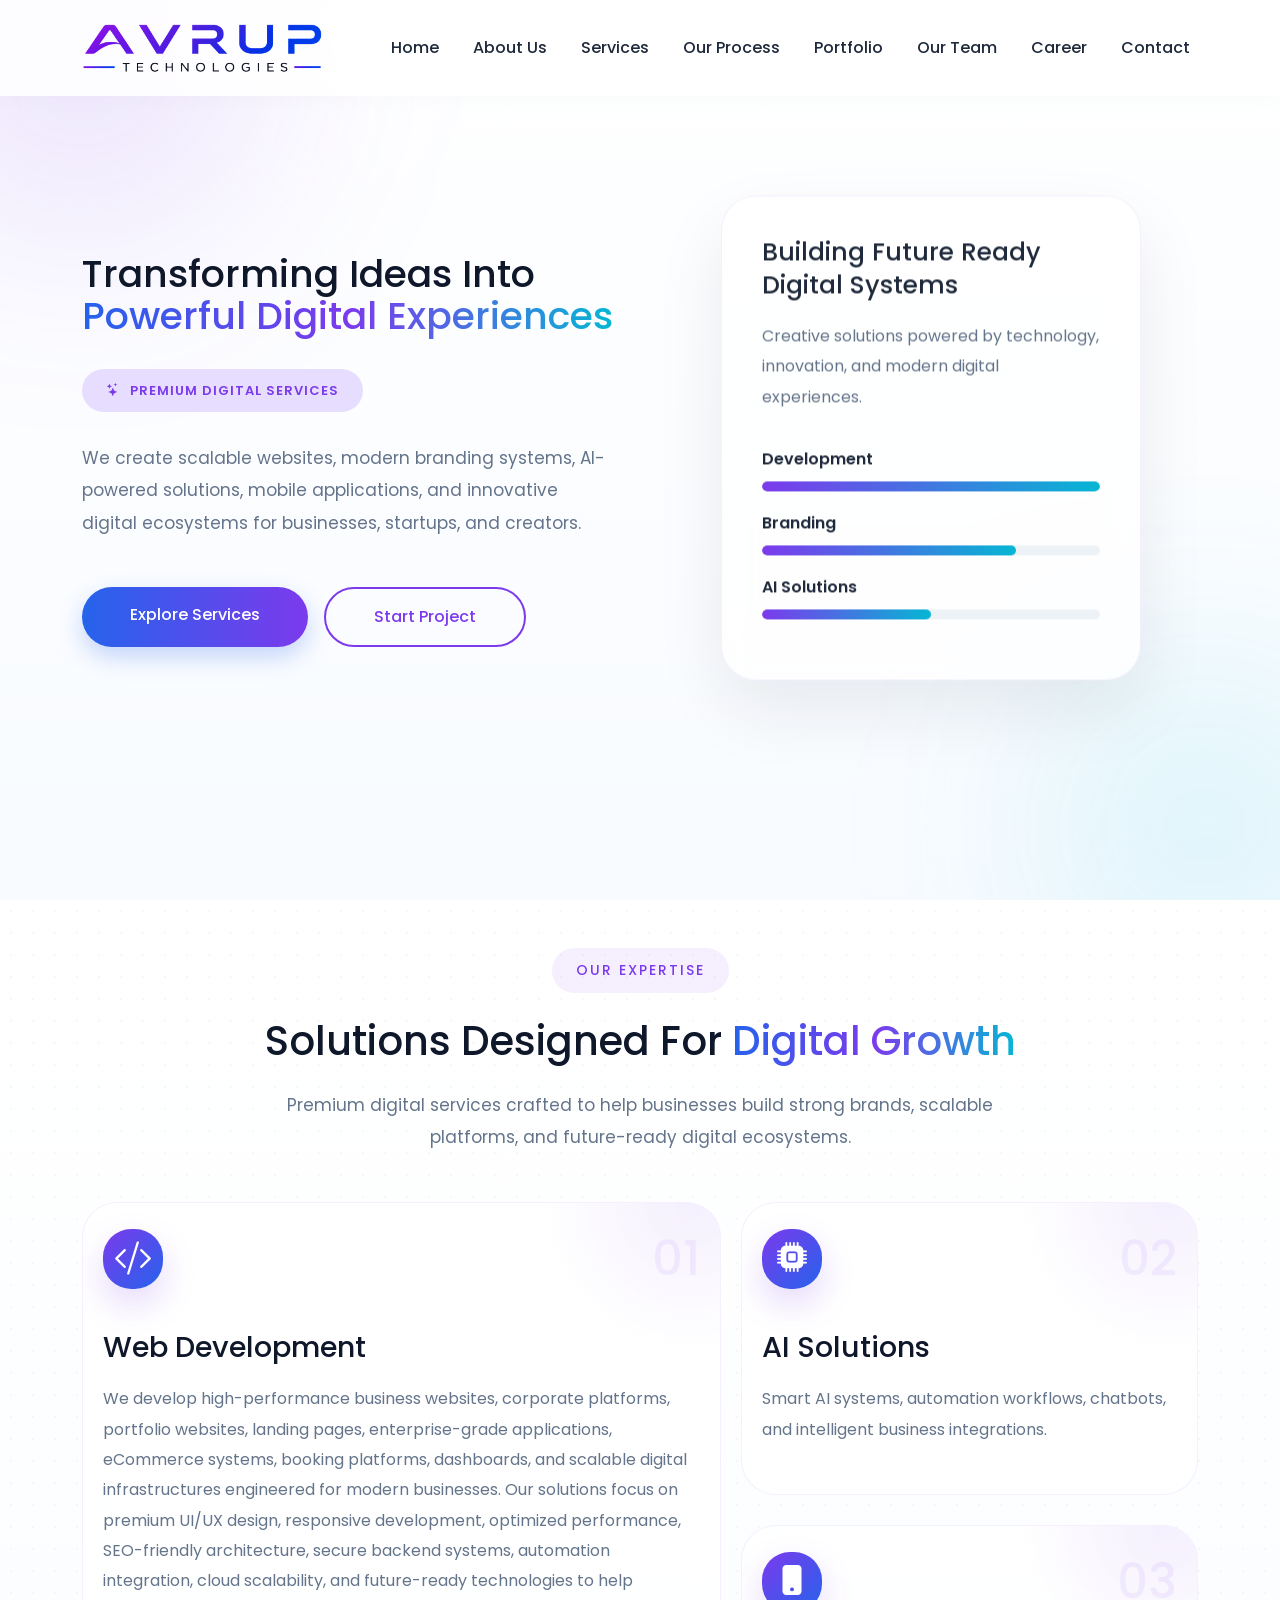
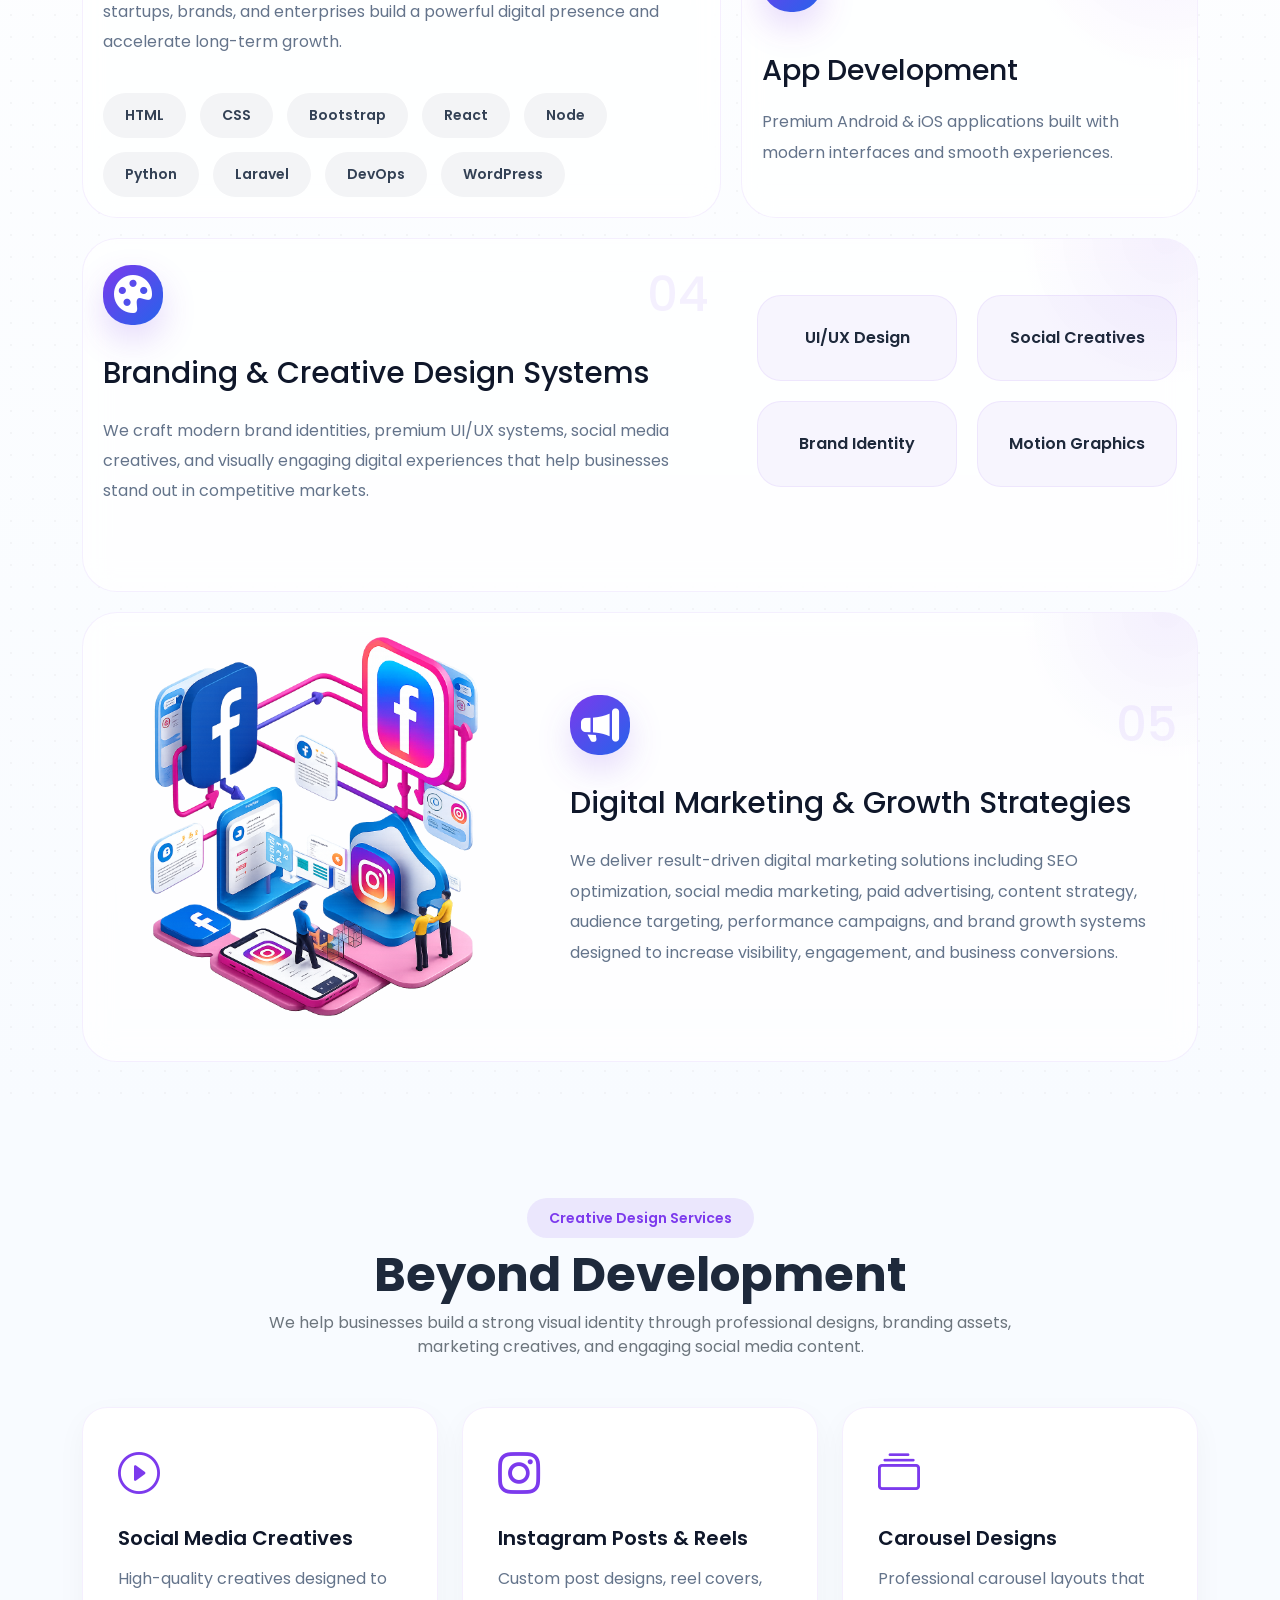
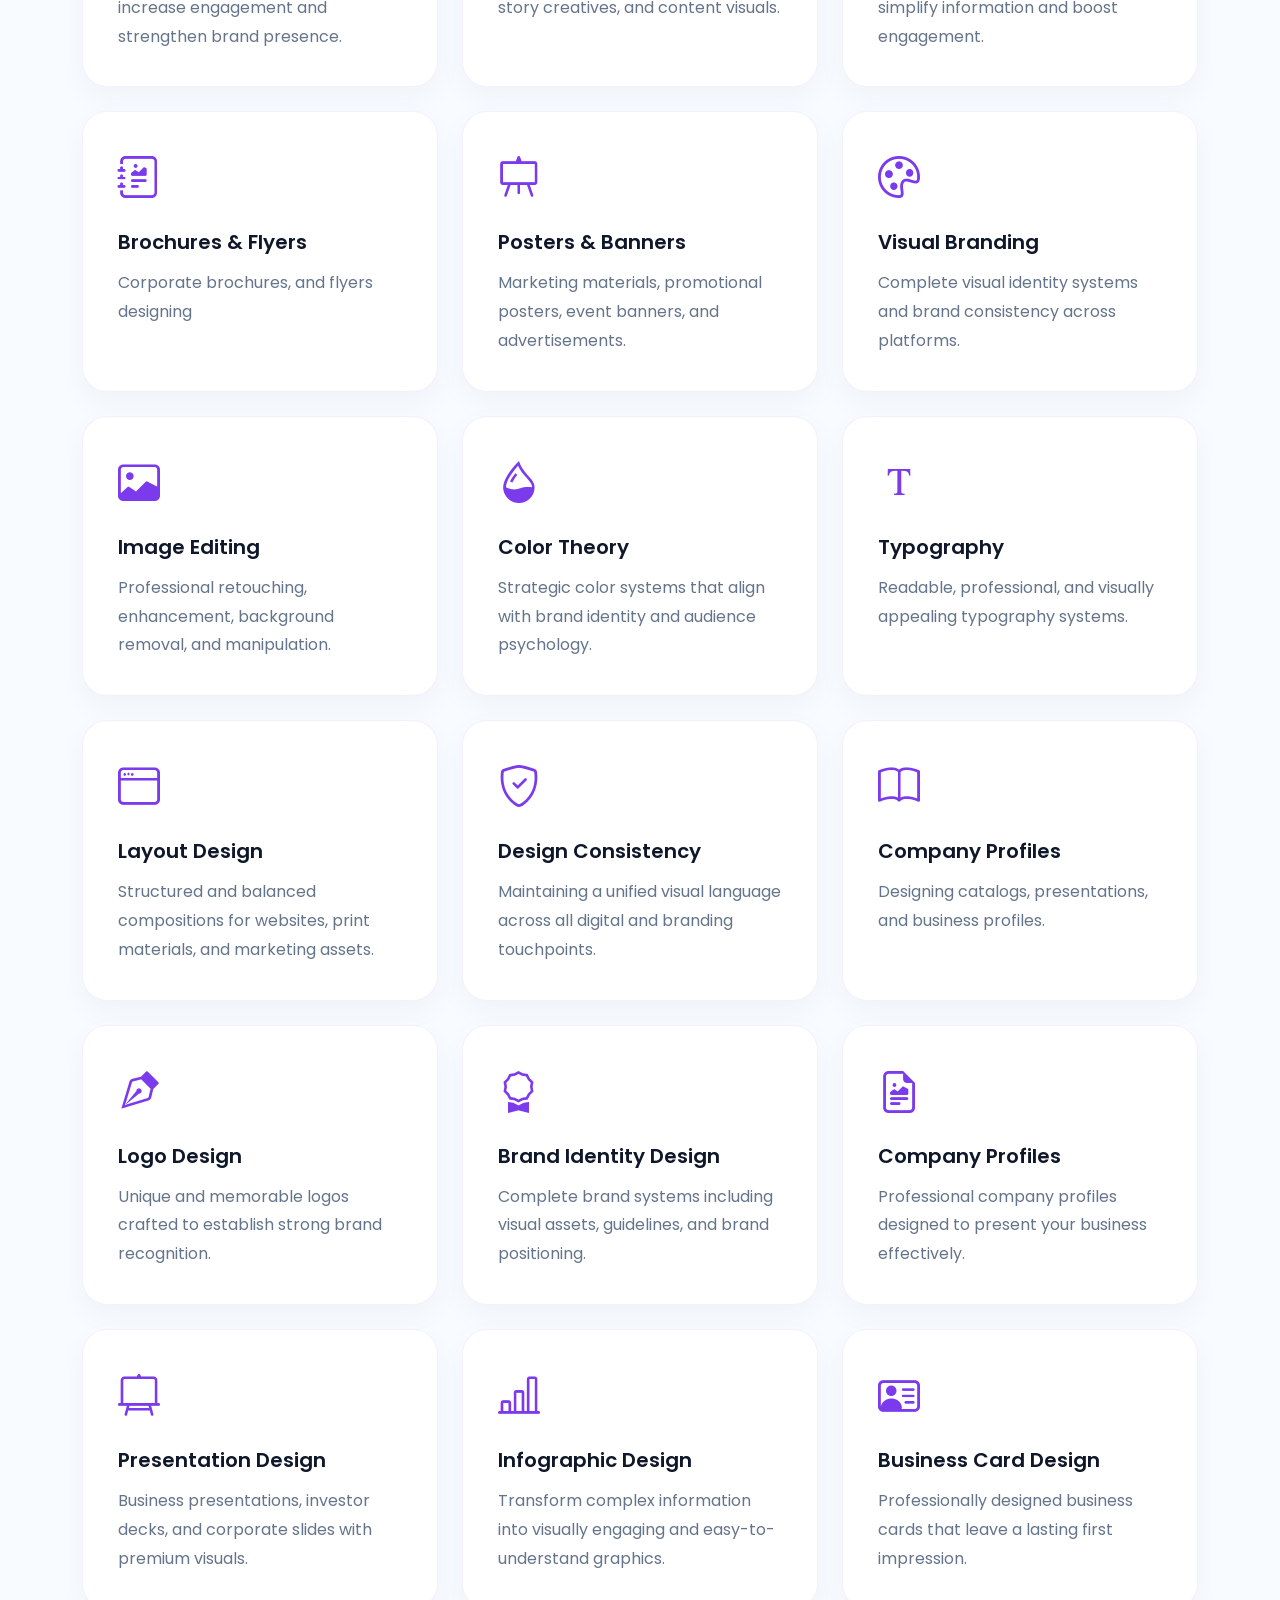
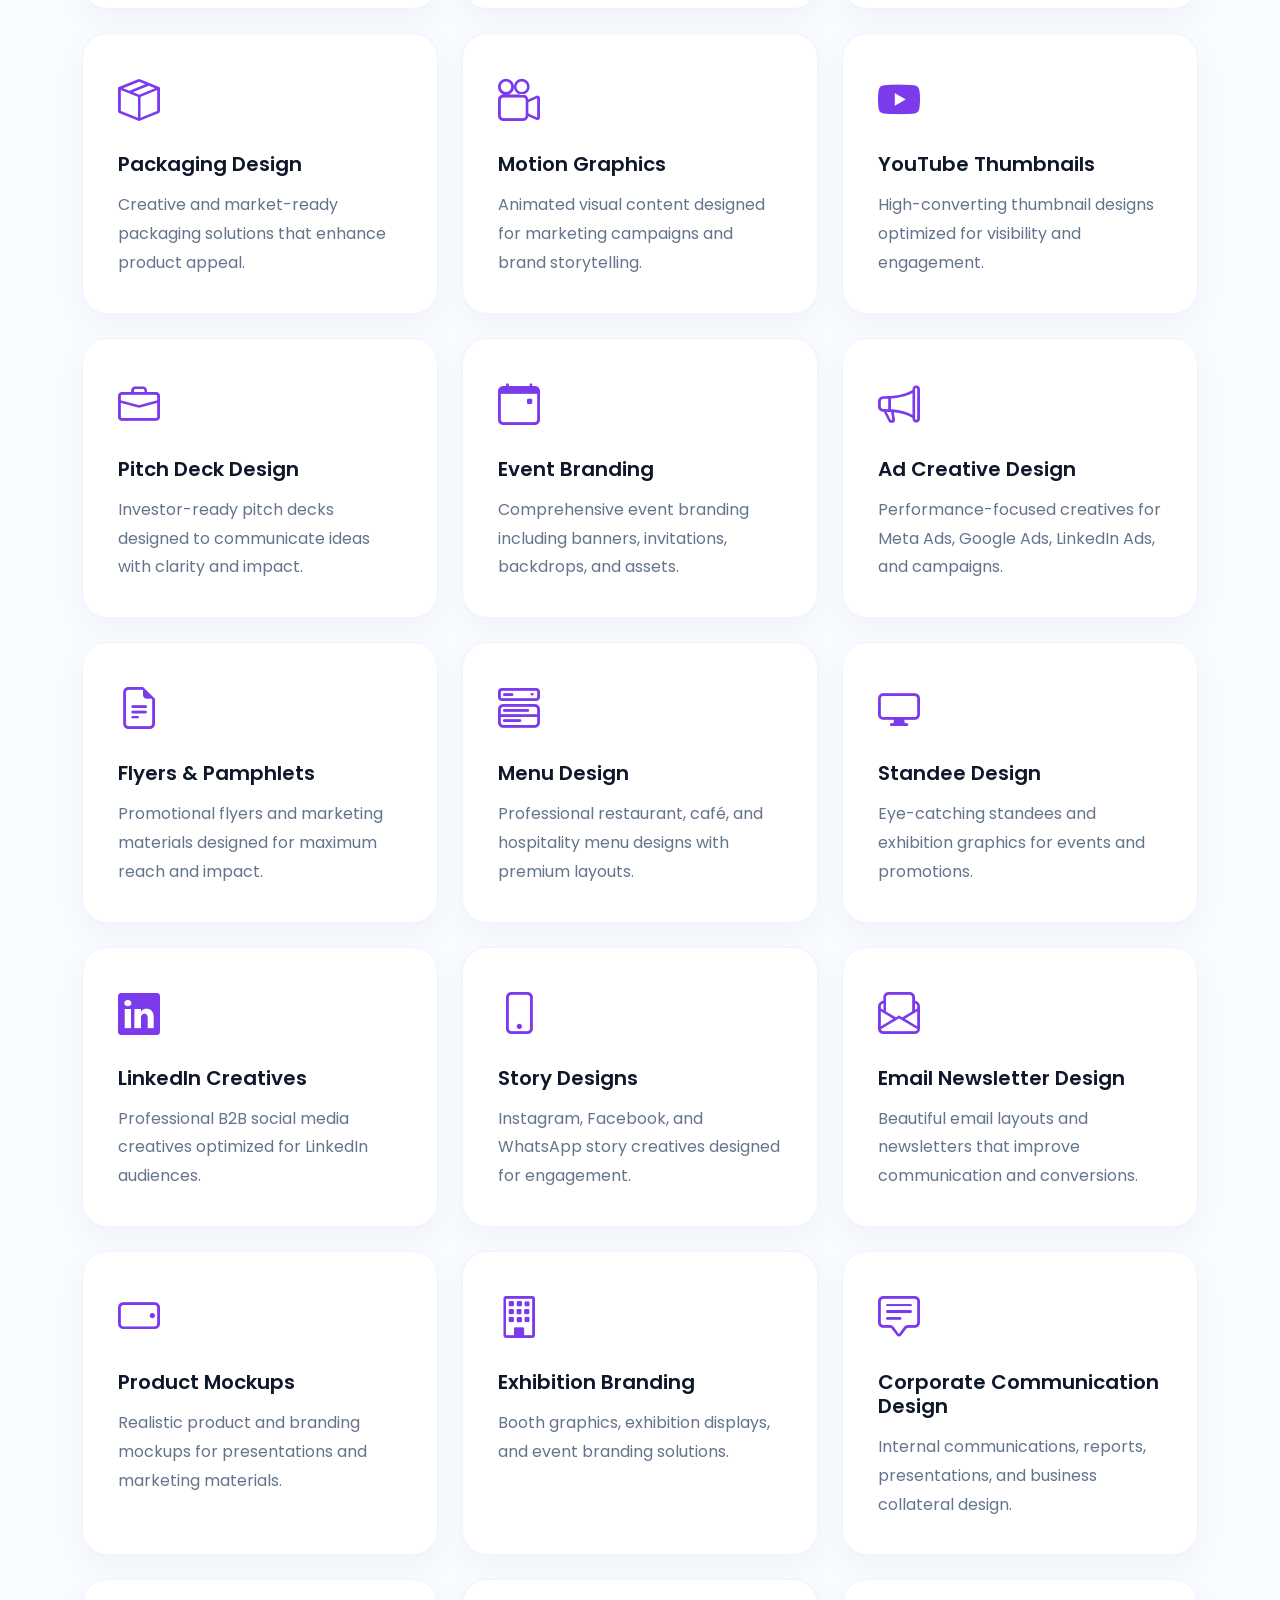
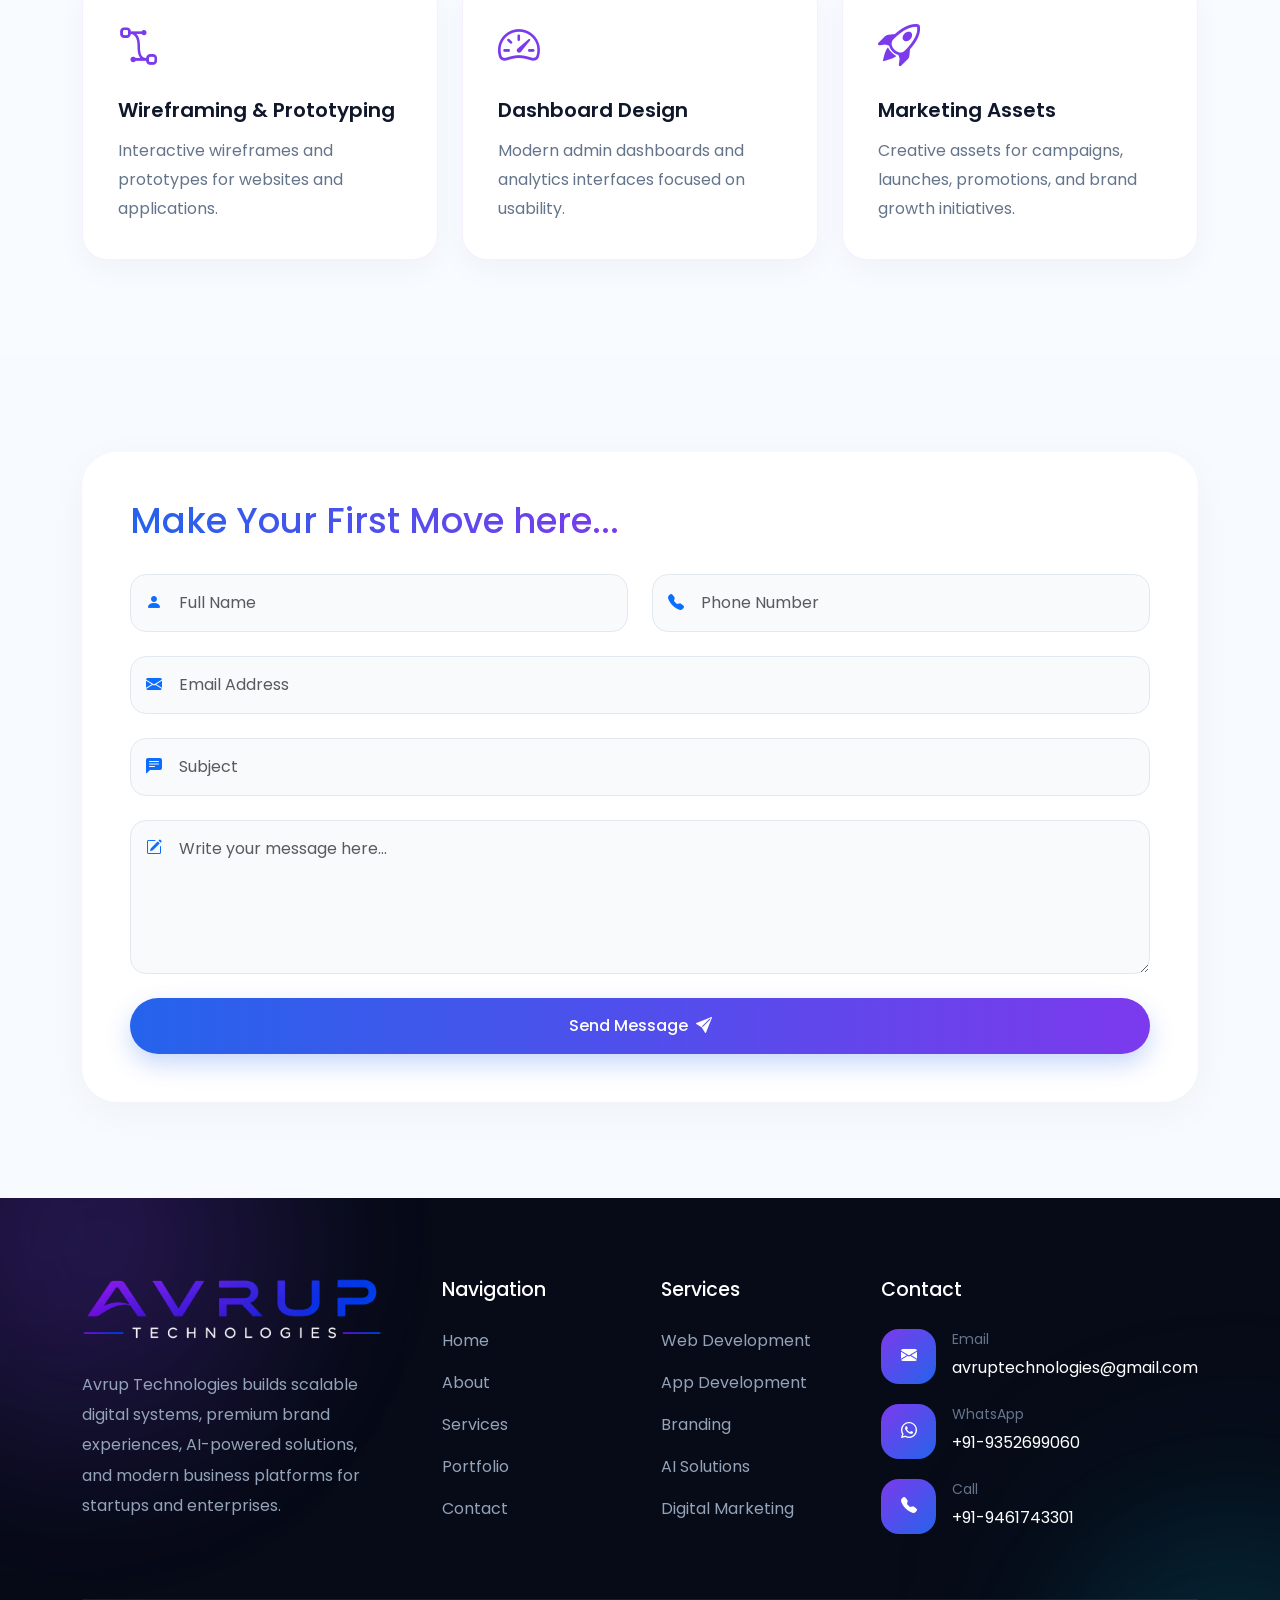
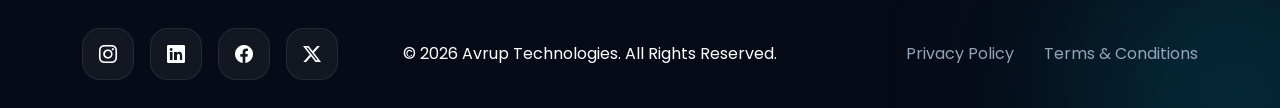
<file: services.html>
<!DOCTYPE html>
<html lang="en">
<head>
    <meta charset="UTF-8">
    <meta name="viewport" content="width=device-width, initial-scale=1.0">
    <title>Avrup Technologies</title>

    <link href="https://cdn.jsdelivr.net/npm/bootstrap@5.3.3/dist/css/bootstrap.min.css" rel="stylesheet">

    <link rel="stylesheet" href="https://cdn.jsdelivr.net/npm/bootstrap-icons@1.11.3/font/bootstrap-icons.min.css">

    <link href="https://unpkg.com/aos@2.3.4/dist/aos.css" rel="stylesheet">

    <link href="https://fonts.googleapis.com/css2?family=Poppins:wght@300;400;500;600;700;800&display=swap" rel="stylesheet">
    <link href="style.css" rel="stylesheet">
    <link rel="icon" type="image/png" href="assets/Company Icon (Without Background).png">
</head>
<body>

<nav class="navbar navbar-expand-lg fixed-top transition-all">
    <div class="container">
        <a class="navbar-brand d-flex align-items-center gap-2" href="#home">
            <img src="assets/flogo.png" alt="Avrup Technologies Logo" class="img-fluid" style="height: 50px; width: auto;">
            <span></span>
        </a>

        <button class="navbar-toggler border-0 shadow-none" type="button" data-bs-toggle="collapse" data-bs-target="#navMenu" aria-controls="navMenu" aria-expanded="false" aria-label="Toggle navigation">
            <span class="navbar-toggler-icon"></span>
        </button>

        <div class="collapse navbar-collapse" id="navMenu">
            <ul class="navbar-nav ms-auto mb-2 mb-lg-0 alignment-center">
                <li class="nav-item"><a href="https://avruptechnologies.com" class="nav-link py-2 py-lg-0">Home</a></li>
                <li class="nav-item"><a href="about-us.html" class="nav-link py-2 py-lg-0">About Us</a></li>
                <li class="nav-item"><a href="services.html" class="nav-link py-2 py-lg-0">Services</a></li>
                <li class="nav-item"><a href="our-process.html" class="nav-link py-2 py-lg-0">Our Process</a></li>
                <li class="nav-item"><a href="portfolio.html" class="nav-link py-2 py-lg-0">Portfolio</a></li>
                <li class="nav-item"><a href="our-team.html" class="nav-link py-2 py-lg-0">Our Team</a></li>
                <li class="nav-item"><a href="career.html" class="nav-link py-2 py-lg-0">Career</a></li>
                <li class="nav-item"><a href="contact.html" class="nav-link py-2 py-lg-0">Contact</a></li>
            </ul>
        </div>
    </div>
</nav>

<!-- =========================
     PREMIUM HERO SERVICES
========================= -->

<section class="services-hero-light position-relative overflow-hidden">

    <!-- BLUR BACKGROUNDS -->

    <div class="hero-light-blur blur-one"></div>
    <div class="hero-light-blur blur-two"></div>

    <div class="container position-relative z-2">

        <div class="row align-items-center min-vh-100 py-5 g-5">

            <!-- LEFT CONTENT -->

            <div class="col-lg-6" data-aos="fade-right"><br>

                <h1 class="hero-light-title mt-4">
                    Transforming Ideas Into
                    <span class="gradient-text">
                        Powerful Digital Experiences
                    </span>
                </h1><br>

                <div class="contact-badge">
                    <i class="bi bi-stars"></i>
                        PREMIUM DIGITAL SERVICES
                </div>

                <p class="hero-light-para">
                    We create scalable websites, modern branding systems,
                    AI-powered solutions, mobile applications,
                    and innovative digital ecosystems for businesses,
                    startups, and creators.
                </p>

                <div class="d-flex flex-wrap gap-3 mt-5">

                    <a href="#services-grid"
                       class="btn btn-main text-white px-5 py-3 rounded-pill">
                        Explore Services
                    </a>

                    <a href="#contact"
                       class="btn btn-outline-custom px-5 py-3 rounded-pill">
                        Start Project
                    </a>

                </div>


            </div>

            <!-- RIGHT VISUAL -->

            <div class="col-lg-6" data-aos="zoom-in"><br>

                <div class="hero-light-visual">

                    <!-- MAIN CARD -->

                    <div class="main-visual-card">

                        <h3>
                            Building Future Ready
                            Digital Systems
                        </h3>

                        <p>
                            Creative solutions powered by technology,
                            innovation, and modern digital experiences.
                        </p>

                        <div class="visual-progress-wrapper">

                            <div class="visual-progress-item">

                                <span>Development</span>

                                <div class="progress">
                                    <div class="progress-bar w-100"></div>
                                </div>

                            </div>

                            <div class="visual-progress-item">

                                <span>Branding</span>

                                <div class="progress">
                                    <div class="progress-bar w-75"></div>
                                </div>

                            </div>

                            <div class="visual-progress-item">

                                <span>AI Solutions</span>

                                <div class="progress">
                                    <div class="progress-bar w-50"></div>
                                </div>

                            </div>

                        </div>

                    </div>

                </div>

            </div>

        </div>

    </div>

</section>



<section id="services-grid" class="next-services-section py-5 position-relative overflow-hidden">

    <!-- BACKGROUND -->

    <div class="services-noise"></div>

    <div class="container position-relative z-2">

        <!-- TITLE -->

        <div class="text-center mb-5" data-aos="fade-up">

            <span class="services-mini-badge">
                OUR EXPERTISE
            </span>

            <h2 class="next-services-title mt-4">
                Solutions Designed For
                <span class="gradient-text">
                    Digital Growth
                </span>
            </h2>

            <p class="next-services-para mt-4 mx-auto">
                Premium digital services crafted to help businesses build strong brands,
                scalable platforms, and future-ready digital ecosystems.
            </p>

        </div>

        <!-- SERVICES -->

        <div class="services-modern-layout">

            <!-- LEFT LARGE -->

            <div class="service-modern-box large-box" data-aos="fade-right">

                <div class="service-modern-content">

                    <div class="service-modern-top">

                        <div class="modern-service-icon">
                            <i class="bi bi-code-slash"></i>
                        </div>

                        <span>
                            01
                        </span>

                    </div>

                    <h3>
                        Web Development
                    </h3>

                    <p>
                        We develop high-performance business websites, corporate platforms, 
                        portfolio websites, landing pages, enterprise-grade applications, eCommerce 
                        systems, booking platforms, dashboards, and scalable digital infrastructures 
                        engineered for modern businesses. Our solutions focus on premium UI/UX design, 
                        responsive development, optimized performance, SEO-friendly architecture, 
                        secure backend systems, automation integration, cloud scalability, and 
                        future-ready technologies to help startups, brands, and enterprises build a 
                        powerful digital presence and accelerate long-term growth.
                    </p>

                    <div class="modern-service-tags">

                        <span>HTML</span>
                        <span>CSS</span>
                        <span>Bootstrap</span>
                        <span>React</span>
                        <span>Node</span>
                        <span>Python</span>
                        <span>Laravel</span>
                        <span>DevOps</span>
                        <span>WordPress</span>
                    </div>

                </div>

            </div>

            <!-- RIGHT COLUMN -->

            <div class="services-right-grid">

                <!-- CARD -->

                <div class="service-modern-box" data-aos="fade-left">

                    <div class="service-modern-top">

                        <div class="modern-service-icon small-icon">
                            <i class="bi bi-cpu-fill"></i>
                        </div>

                        <span>
                            02
                        </span>

                    </div>

                    <h3>
                        AI Solutions
                    </h3>

                    <p>
                        Smart AI systems, automation workflows,
                        chatbots, and intelligent business integrations.
                    </p>

                </div>

                <!-- CARD -->

                <div class="service-modern-box" data-aos="fade-left" data-aos-delay="100">

                    <div class="service-modern-top">

                        <div class="modern-service-icon small-icon">
                            <i class="bi bi-phone-fill"></i>
                        </div>

                        <span>
                            03
                        </span>

                    </div>

                    <h3>
                        App Development
                    </h3>

                    <p>
                        Premium Android & iOS applications
                        built with modern interfaces and smooth experiences.
                    </p>

                </div>

            </div>

            <!-- BOTTOM FULL WIDTH -->

            <div class="service-modern-box full-width-box" data-aos="fade-up">

                <div class="row align-items-center g-5">

                    <div class="col-lg-7">

                        <div class="service-modern-top mb-4">

                            <div class="modern-service-icon">
                                <i class="bi bi-palette-fill"></i>
                            </div>

                            <span>
                                04
                            </span>

                        </div>

                        <h2>
                            Branding & Creative Design Systems
                        </h2>

                        <p class="mt-4">
                            We craft modern brand identities, premium UI/UX systems,
                            social media creatives, and visually engaging digital
                            experiences that help businesses stand out in competitive markets.
                        </p>

                    </div>

                    <div class="col-lg-5">

                        <div class="branding-features-grid">

                            <div class="branding-mini-card">
                                UI/UX Design
                            </div>

                            <div class="branding-mini-card">
                                Social Creatives
                            </div>

                            <div class="branding-mini-card">
                                Brand Identity
                            </div>

                            <div class="branding-mini-card">
                                Motion Graphics
                            </div>

                        </div>

                    </div>

                    <div class="col-lg-5">
                        
                    </div>

                </div>

            </div>

            <!-- DIGITAL MARKETING FULL WIDTH -->

<div class="service-modern-box full-width-box" data-aos="fade-up">

<div class="row align-items-center g-5">

    <div class="col-lg-5">

        <div class="digital-marketing-image">

            <img src="pic.png" alt="Digital Marketing" class="img-fluid">

        </div>

    </div>


    <div class="col-lg-7">

        <div class="service-modern-top mb-4">

            <div class="modern-service-icon">
                <i class="bi bi-megaphone-fill"></i>
            </div>

            <span>
                05
            </span>

        </div>

        <h2>
            Digital Marketing & Growth Strategies
        </h2>

        <p class="mt-4">
            We deliver result-driven digital marketing solutions including
            SEO optimization, social media marketing, paid advertising,
            content strategy, audience targeting, performance campaigns,
            and brand growth systems designed to increase visibility,
            engagement, and business conversions.
        </p>

    </div>

</div>

</div>


        </div>

    </div>

</section>

<section class="creative-services-section py-5">

    <div class="container py-5">

        <div class="text-center mb-5" data-aos="fade-up">

            <span class="service-tag">
                Creative Design Services
            </span>

            <h2 class="display-5 fw-bold mt-3">
                Beyond Development
            </h2>

            <p class="text-secondary mx-auto" style="max-width:800px;">
                We help businesses build a strong visual identity through
                professional designs, branding assets, marketing creatives,
                and engaging social media content.
            </p>

        </div>

        <div class="row g-4">

            <div class="col-lg-4 col-md-6" data-aos="fade-up">
                <div class="creative-card">
                    <i class="bi bi-play-circle"></i>
                    <h5>Social Media Creatives</h5>
                    <p>High-quality creatives designed to increase engagement and strengthen brand presence.</p>
                </div>
            </div>

            <div class="col-lg-4 col-md-6" data-aos="fade-up" data-aos-delay="100">
                <div class="creative-card">
                    <i class="bi bi-instagram"></i>
                    <h5>Instagram Posts & Reels</h5>
                    <p>Custom post designs, reel covers, story creatives, and content visuals.</p>
                </div>
            </div>

            <div class="col-lg-4 col-md-6" data-aos="fade-up" data-aos-delay="200">
                <div class="creative-card">
                    <i class="bi bi-collection"></i>
                    <h5>Carousel Designs</h5>
                    <p>Professional carousel layouts that simplify information and boost engagement.</p>
                </div>
            </div>

            <div class="col-lg-4 col-md-6" data-aos="fade-up">
                <div class="creative-card">
                    <i class="bi bi-journal-richtext"></i>
                    <h5>Brochures & Flyers</h5>
                    <p>Corporate brochures, and flyers designing</p>
                </div>
            </div>

            <div class="col-lg-4 col-md-6" data-aos="fade-up" data-aos-delay="100">
                <div class="creative-card">
                    <i class="bi bi-easel"></i>
                    <h5>Posters & Banners</h5>
                    <p>Marketing materials, promotional posters, event banners, and advertisements.</p>
                </div>
            </div>

            <div class="col-lg-4 col-md-6" data-aos="fade-up" data-aos-delay="200">
                <div class="creative-card">
                    <i class="bi bi-palette"></i>
                    <h5>Visual Branding</h5>
                    <p>Complete visual identity systems and brand consistency across platforms.</p>
                </div>
            </div>

            <div class="col-lg-4 col-md-6" data-aos="fade-up">
                <div class="creative-card">
                    <i class="bi bi-image"></i>
                    <h5>Image Editing</h5>
                    <p>Professional retouching, enhancement, background removal, and manipulation.</p>
                </div>
            </div>

            <div class="col-lg-4 col-md-6" data-aos="fade-up" data-aos-delay="100">
                <div class="creative-card">
                    <i class="bi bi-droplet-half"></i>
                    <h5>Color Theory</h5>
                    <p>Strategic color systems that align with brand identity and audience psychology.</p>
                </div>
            </div>

            <div class="col-lg-4 col-md-6" data-aos="fade-up" data-aos-delay="200">
                <div class="creative-card">
                    <i class="bi bi-fonts"></i>
                    <h5>Typography</h5>
                    <p>Readable, professional, and visually appealing typography systems.</p>
                </div>
            </div>

            <div class="col-lg-4 col-md-6" data-aos="fade-up">
                <div class="creative-card">
                    <i class="bi bi-window"></i>
                    <h5>Layout Design</h5>
                    <p>Structured and balanced compositions for websites, print materials, and marketing assets.</p>
                </div>
            </div>

            <div class="col-lg-4 col-md-6" data-aos="fade-up" data-aos-delay="100">
                <div class="creative-card">
                    <i class="bi bi-shield-check"></i>
                    <h5>Design Consistency</h5>
                    <p>Maintaining a unified visual language across all digital and branding touchpoints.</p>
                </div>
            </div>

            <div class="col-lg-4 col-md-6" data-aos="fade-up" data-aos-delay="100">
                <div class="creative-card">
                    <i class="bi bi-book"></i>
                    <h5>Company Profiles</h5>
                    <p>Designing catalogs, presentations, and business profiles.</p>
                </div>
            </div>

            <!-- LOGO DESIGN -->

<div class="col-lg-4 col-md-6" data-aos="fade-up">
    <div class="creative-card">
        <i class="bi bi-vector-pen"></i>
        <h5>Logo Design</h5>
        <p>Unique and memorable logos crafted to establish strong brand recognition.</p>
    </div>
</div>

<!-- BRAND IDENTITY -->

<div class="col-lg-4 col-md-6" data-aos="fade-up" data-aos-delay="100">
    <div class="creative-card">
        <i class="bi bi-award"></i>
        <h5>Brand Identity Design</h5>
        <p>Complete brand systems including visual assets, guidelines, and brand positioning.</p>
    </div>
</div>

<!-- COMPANY PROFILES -->

<div class="col-lg-4 col-md-6" data-aos="fade-up" data-aos-delay="200">
    <div class="creative-card">
        <i class="bi bi-file-earmark-richtext"></i>
        <h5>Company Profiles</h5>
        <p>Professional company profiles designed to present your business effectively.</p>
    </div>
</div>

<!-- PRESENTATIONS -->

<div class="col-lg-4 col-md-6" data-aos="fade-up">
    <div class="creative-card">
        <i class="bi bi-easel2"></i>
        <h5>Presentation Design</h5>
        <p>Business presentations, investor decks, and corporate slides with premium visuals.</p>
    </div>
</div>

<!-- INFOGRAPHICS -->

<div class="col-lg-4 col-md-6" data-aos="fade-up" data-aos-delay="100">
    <div class="creative-card">
        <i class="bi bi-bar-chart-line"></i>
        <h5>Infographic Design</h5>
        <p>Transform complex information into visually engaging and easy-to-understand graphics.</p>
    </div>
</div>

<!-- BUSINESS CARDS -->

<div class="col-lg-4 col-md-6" data-aos="fade-up" data-aos-delay="200">
    <div class="creative-card">
        <i class="bi bi-person-vcard"></i>
        <h5>Business Card Design</h5>
        <p>Professionally designed business cards that leave a lasting first impression.</p>
    </div>
</div>

<!-- PACKAGING DESIGN -->

<div class="col-lg-4 col-md-6" data-aos="fade-up">
    <div class="creative-card">
        <i class="bi bi-box-seam"></i>
        <h5>Packaging Design</h5>
        <p>Creative and market-ready packaging solutions that enhance product appeal.</p>
    </div>
</div>

<!-- MOTION GRAPHICS -->

<div class="col-lg-4 col-md-6" data-aos="fade-up" data-aos-delay="100">
    <div class="creative-card">
        <i class="bi bi-camera-reels"></i>
        <h5>Motion Graphics</h5>
        <p>Animated visual content designed for marketing campaigns and brand storytelling.</p>
    </div>
</div>

<!-- YOUTUBE THUMBNAILS -->

<div class="col-lg-4 col-md-6" data-aos="fade-up" data-aos-delay="200">
    <div class="creative-card">
        <i class="bi bi-youtube"></i>
        <h5>YouTube Thumbnails</h5>
        <p>High-converting thumbnail designs optimized for visibility and engagement.</p>
    </div>
</div>

<!-- PITCH DECKS -->

<div class="col-lg-4 col-md-6" data-aos="fade-up">
    <div class="creative-card">
        <i class="bi bi-briefcase"></i>
        <h5>Pitch Deck Design</h5>
        <p>Investor-ready pitch decks designed to communicate ideas with clarity and impact.</p>
    </div>
</div>

<!-- EVENT BRANDING -->

<div class="col-lg-4 col-md-6" data-aos="fade-up" data-aos-delay="100">
    <div class="creative-card">
        <i class="bi bi-calendar-event"></i>
        <h5>Event Branding</h5>
        <p>Comprehensive event branding including banners, invitations, backdrops, and assets.</p>
    </div>
</div>

<!-- AD CREATIVES -->

<div class="col-lg-4 col-md-6" data-aos="fade-up" data-aos-delay="200">
    <div class="creative-card">
        <i class="bi bi-megaphone"></i>
        <h5>Ad Creative Design</h5>
        <p>Performance-focused creatives for Meta Ads, Google Ads, LinkedIn Ads, and campaigns.</p>
    </div>
</div>

<!-- FLYERS & PAMPHLETS -->

<div class="col-lg-4 col-md-6" data-aos="fade-up">
    <div class="creative-card">
        <i class="bi bi-file-earmark-text"></i>
        <h5>Flyers & Pamphlets</h5>
        <p>Promotional flyers and marketing materials designed for maximum reach and impact.</p>
    </div>
</div>

<!-- MENU DESIGN -->

<div class="col-lg-4 col-md-6" data-aos="fade-up" data-aos-delay="100">
    <div class="creative-card">
        <i class="bi bi-menu-button-wide"></i>
        <h5>Menu Design</h5>
        <p>Professional restaurant, café, and hospitality menu designs with premium layouts.</p>
    </div>
</div>

<!-- STANDEE DESIGN -->

<div class="col-lg-4 col-md-6" data-aos="fade-up" data-aos-delay="200">
    <div class="creative-card">
        <i class="bi bi-display"></i>
        <h5>Standee Design</h5>
        <p>Eye-catching standees and exhibition graphics for events and promotions.</p>
    </div>
</div>

<!-- LINKEDIN CREATIVES -->

<div class="col-lg-4 col-md-6" data-aos="fade-up">
    <div class="creative-card">
        <i class="bi bi-linkedin"></i>
        <h5>LinkedIn Creatives</h5>
        <p>Professional B2B social media creatives optimized for LinkedIn audiences.</p>
    </div>
</div>

<!-- STORY DESIGNS -->

<div class="col-lg-4 col-md-6" data-aos="fade-up" data-aos-delay="100">
    <div class="creative-card">
        <i class="bi bi-phone"></i>
        <h5>Story Designs</h5>
        <p>Instagram, Facebook, and WhatsApp story creatives designed for engagement.</p>
    </div>
</div>

<!-- EMAIL DESIGN -->

<div class="col-lg-4 col-md-6" data-aos="fade-up" data-aos-delay="200">
    <div class="creative-card">
        <i class="bi bi-envelope-paper"></i>
        <h5>Email Newsletter Design</h5>
        <p>Beautiful email layouts and newsletters that improve communication and conversions.</p>
    </div>
</div>

<!-- MOCKUPS -->

<div class="col-lg-4 col-md-6" data-aos="fade-up">
    <div class="creative-card">
        <i class="bi bi-phone-landscape"></i>
        <h5>Product Mockups</h5>
        <p>Realistic product and branding mockups for presentations and marketing materials.</p>
    </div>
</div>

<!-- EXHIBITION DESIGN -->

<div class="col-lg-4 col-md-6" data-aos="fade-up" data-aos-delay="100">
    <div class="creative-card">
        <i class="bi bi-building"></i>
        <h5>Exhibition Branding</h5>
        <p>Booth graphics, exhibition displays, and event branding solutions.</p>
    </div>
</div>

<!-- CORPORATE COMMUNICATION -->

<div class="col-lg-4 col-md-6" data-aos="fade-up" data-aos-delay="200">
    <div class="creative-card">
        <i class="bi bi-chat-square-text"></i>
        <h5>Corporate Communication Design</h5>
        <p>Internal communications, reports, presentations, and business collateral design.</p>
    </div>
</div>

<!-- UI WIREFRAMING -->

<div class="col-lg-4 col-md-6" data-aos="fade-up">
    <div class="creative-card">
        <i class="bi bi-bezier2"></i>
        <h5>Wireframing & Prototyping</h5>
        <p>Interactive wireframes and prototypes for websites and applications.</p>
    </div>
</div>

<!-- DASHBOARD DESIGN -->

<div class="col-lg-4 col-md-6" data-aos="fade-up" data-aos-delay="100">
    <div class="creative-card">
        <i class="bi bi-speedometer2"></i>
        <h5>Dashboard Design</h5>
        <p>Modern admin dashboards and analytics interfaces focused on usability.</p>
    </div>
</div>

<!-- MARKETING ASSETS -->

<div class="col-lg-4 col-md-6" data-aos="fade-up" data-aos-delay="200">
    <div class="creative-card">
        <i class="bi bi-rocket-takeoff"></i>
        <h5>Marketing Assets</h5>
        <p>Creative assets for campaigns, launches, promotions, and brand growth initiatives.</p>
    </div>
</div>

        </div>

    </div>

</section>



<!-- =========================
     SERVICE STACK SECTION
========================= -->

<!-- <section class="service-stack-section py-5">

    <div class="container py-5">

        <div class="text-center mb-5">

            <span class="ultra-subtitle">
                WHAT WE OFFER
            </span>

            <h2 class="stack-main-title mt-3">
                Complete Digital Ecosystem
            </h2>

        </div>

        <div class="service-stack-wrapper">

            <div class="stack-service-item">

                <div class="stack-left">

                    <span class="stack-number">
                        01
                    </span>

                    <h2>
                        Digital Marketing
                    </h2>

                </div>

                <div class="stack-right">

                    <p>
                        Strategic SEO, performance campaigns,
                        audience targeting, and social growth systems.
                    </p>

                </div>

            </div>

            <div class="stack-service-item">

                <div class="stack-left">

                    <span class="stack-number">
                        02
                    </span>

                    <h2>
                        Cloud & IT Infrastructure
                    </h2>

                </div>

                <div class="stack-right">

                    <p>
                        Secure cloud environments, API infrastructures,
                        hosting systems, and enterprise-level configurations.
                    </p>

                </div>

            </div>

            <div class="stack-service-item">

                <div class="stack-left">

                    <span class="stack-number">
                        03
                    </span>

                    <h2>
                        Automation Systems
                    </h2>

                </div>

                <div class="stack-right">

                    <p>
                        Smart business automations,
                        workflow integrations, and AI-powered productivity systems.
                    </p>

                </div>

            </div>

        </div>

    </div>

</section> -->

<section id="contact" class="py-5">
    <div class="container py-5">
        <div class="contact-box p-4 p-sm-5">
            <div class="row align-items-center g-5">
                <!-- <div class="col-lg-5" data-aos="fade-right">
                    <div class="contact-badge">
                            <i class="bi bi-stars"></i>
                            CONTACT US
                        </div>
                    <h2 class="ultra-title gradient-text fw-medium display-6 mb-3">Let’s Build Something Amazing Together!</h2>
                    <p class="text-secondary mb-4 fs-6">
                        Need Smething Crazy? Let’s connect.
                    </p>

                    <div class="contact-info-modern d-flex flex-column gap-3">
                        <a href="https://mail.google.com/mail/?view=cm&fs=1&to=avruptechnologies@gmail.com" target="_blank" class="contact-link d-flex align-items-center gap-3 p-3 text-decoration-none rounded-4">
                            <img src="https://cdn-icons-png.flaticon.com/512/5968/5968534.png" alt="Gmail Icon"style="width:28px; height:28px;">
                            <span class="text-secondary text-truncate">Gmail</span>
                        </a>

                        <a href="https://wa.me/919352699060" target="_blank" class="contact-link d-flex align-items-center gap-3 p-3 text-decoration-none rounded-4">
                            <img src="https://cdn-icons-png.flaticon.com/512/733/733585.png" alt="WhatsApp Messaging Gateway Link Communications Icon" style="width:28px; height:28px;">
                            <span class="text-secondary">Whatsapp</span>
                        </a>

                        <a href="https://www.instagram.com/avruptechnologies/" target="_blank" class="contact-link d-flex align-items-center gap-3 p-3 text-decoration-none rounded-4">
                            <img src="https://cdn-icons-png.flaticon.com/512/2111/2111463.png" alt="Instagram Icon" style="width:28px; height:28px;">
                            <span class="text-secondary">Instagram</span>
                        </a>

                        <a href="https://www.linkedin.com/company/avrup-technologies/" target="_blank" class="contact-link d-flex align-items-center gap-3 p-3 text-decoration-none rounded-4">
                            <img src="https://cdn-icons-png.flaticon.com/512/3536/3536505.png" alt="LinkedIn Icon" style="width:28px; height:28px;">
                            <span class="text-secondary">LinkedIn</span>
                        </a>
                    </div>
                </div> -->

                <div class="col-lg-12" data-aos="fade-left">
                    <form action="https://formsubmit.co/ajax/avruptechnologies@gmail.com" method="POST" autocomplete="off" class="contact-form-modern" id="contactForm">
                        <input type="hidden" name="_captcha" value="false">
                        <input type="hidden" name="_subject" value="New Client Inquiry | Avrup Technologies">
                        <input type="hidden" name="_template" value="table">

                        <h2 class="gradient-text" style="font-size: 35px;">Make Your First Move here...</h2><br>

                        <div class="row">
                            <div class="col-md-6 mb-4">
                                <div class="input-group-modern position-relative">
                                    <span class="input-icon position-absolute start-0 ms-3 top-50 translate-middle-y z-3 text-primary"><i class="bi bi-person-fill"></i></span>
                                    <input type="text" name="Full Name" class="form-control ps-5 rounded-4 shadow-none" placeholder="Full Name" required>
                                </div>
                            </div>

                            <div class="col-md-6 mb-4">
                            <div class="input-group-modern position-relative">
                                <span class="input-icon position-absolute start-0 ms-3 top-50 translate-middle-y z-3 text-primary"><i class="bi bi-telephone-fill"></i></span>
                                <input type="tel" name="Phone Number" class="form-control ps-5 rounded-4 shadow-none" placeholder="Phone Number" required>
                            </div>
                        </div>
                        
                            <div class="mb-4">
                                <div class="input-group-modern position-relative">
                                    <span class="input-icon position-absolute start-0 ms-3 top-50 translate-middle-y z-3 text-primary"><i class="bi bi-envelope-fill"></i></span>
                                    <input type="email" name="Email" class="form-control ps-5 rounded-4 shadow-none" placeholder="Email Address" required>
                                </div>
                            </div>
                        </div>

                        

                        <div class="mb-4">
                            <div class="input-group-modern position-relative">
                                <span class="input-icon position-absolute start-0 ms-3 top-50 translate-middle-y z-3 text-primary"><i class="bi bi-chat-left-text-fill"></i></span>
                                <input type="text" name="Subject" class="form-control ps-5 rounded-4 shadow-none" placeholder="Subject" required>
                            </div>
                        </div>

                        <div class="mb-4">
                            <div class="input-group-modern position-relative textarea-group">
                                <span class="input-icon textarea-icon position-absolute start-0 ms-3 mt-3 z-3 text-primary"><i class="bi bi-pencil-square"></i></span>
                                <textarea rows="5" name="Message" class="form-control ps-5 pt-3 rounded-4 shadow-none" placeholder="Write your message here..." required></textarea>
                            </div>
                        </div>

                        <button type="submit" class="btn btn-main submit-btn text-white px-5 py-3 rounded-pill fw-medium d-inline-flex align-items-center justify-content-center w-100 w-sm-auto">
                            <span>Send Message</span> <i class="bi bi-send-fill ms-2"></i>
                        </button>
                    </form>
                </div>
            </div>
        </div>
    </div>
</section>

<div class="success-popup position-fixed top-0 start-0 d-flex align-items-center justify-content-center" id="successPopup">
    <div class="success-popup-content p-4 p-md-5 bg-white shadow rounded-5 max-w-sm text-center position-relative">
        <div class="success-icon bg-success text-white rounded-circle d-flex align-items-center justify-content-center mx-auto mb-4" style="width:80px; height:80px;">
            <i class="bi bi-check-lg fs-1"></i>
        </div>
        <h3 class="fw-bold text-dark mb-2">Thank You!</h3>
        <p class="text-secondary mb-0">Your request structural message entry log was transmitted efficiently.</p>
    </div>
</div>

<footer class="neo-footer position-relative overflow-hidden">

    <!-- BACKGROUND -->

    <div class="neo-footer-blur blur-left"></div>
    <div class="neo-footer-blur blur-right"></div>

    

        <!-- TOP CTA -->

    <div class="container position-relative z-2">


        <!-- MAIN GRID -->

        <div class="footer-main-grid">

            <!-- BRAND -->

            <div class="footer-brand-column">

                <div class="footer-brand-logo">

                    <img src="assets/fwlogo.png" alt="Avrup Technologies" class="img-fluid footer-logo"></div>

                <p class="footer-brand-text">
                    Avrup Technologies builds scalable digital systems,
                    premium brand experiences, AI-powered solutions,
                    and modern business platforms for startups and enterprises.
                </p>

                <!-- SOCIAL -->

                

            </div>

            <!-- LINKS -->

            <div class="footer-links-column">

                <h5>
                    Navigation
                </h5>

                <ul>

                    <li><a href="https://avruptechnologies.com">Home</a></li>
                    <li><a href="about-us.html">About</a></li>
                    <li><a href="services.html">Services</a></li>
                    <li><a href="portfolio.html">Portfolio</a></li>
                    <li><a href="contact.html">Contact</a></li>

                </ul>

            </div>

            <!-- SERVICES -->

            <div class="footer-links-column">

                <h5>
                    Services
                </h5>

                <ul>

                    <li><a href="services.html">Web Development</a></li>
                    <li><a href="services.html">App Development</a></li>
                    <li><a href="services.html">Branding</a></li>
                    <li><a href="services.html">AI Solutions</a></li>
                    <li><a href="services.html">Digital Marketing</a></li>

                </ul>

            </div>

            <!-- CONTACT -->

            <div class="footer-contact-column">

                <h5>
                    Contact
                </h5>

                <div class="footer-contact-list">

                    <div class="footer-contact-row">

                        <div class="footer-contact-icon">
                            <i class="bi bi-envelope-fill"></i>
                        </div>

                        <div>

                            <small>Email</small>

                            <a href="mailto:avruptechnologies@gmail.com" style="text-decoration:none; color:white;">
                                avruptechnologies@gmail.com
                            </a>

                        </div>

                    </div>

                    <div class="footer-contact-row">

                        <div class="footer-contact-icon">
                            <i class="bi bi-whatsapp"></i>
                        </div>

                        <div>

                            <small>WhatsApp</small>

                            <a href="https://wa.me/919352699060" target="_blank" style="text-decoration:none; color:white;">
                                +91-9352699060
                            </a>

                        </div>

                    </div>

                    <div class="footer-contact-row">

                        <div class="footer-contact-icon">
                            <i class="bi bi-telephone-fill"></i>
                        </div>

                        <div>

                            <small>Call</small>

                            <a href="tel:+91-9461743301" style="text-decoration:none; color:white;">
                                +91-9461743301
                            </a>

                        </div>

                    </div>

                </div>

            </div>

        </div>

        <!-- BOTTOM -->

        <div class="footer-bottom-bar">

            
            <div class="footer-social-row">

                    <a href="https://www.instagram.com/avruptechnologies/">
                        <i class="bi bi-instagram"></i>
                    </a>

                    <a href="https://www.linkedin.com/company/avrup-technologies/">
                        <i class="bi bi-linkedin"></i>
                    </a>

                    <a href="https://www.facebook.com/profile.php?id=61589559846465">
                        <i class="bi bi-facebook"></i>
                    </a>

                    <a href="https://x.com/Avrup_Tech">
                        <i class="bi bi-twitter-x"></i>
                    </a>

                </div>

                <a href="https://avruptechnologies.com" style="text-decoration:none; color:white;">
                © 2026 Avrup Technologies. All Rights Reserved.
                </a><br>
                

             <div class="footer-bottom-links">

                <a href="#">
                    Privacy Policy
                </a>

                <a href="#">
                    Terms & Conditions
                </a>

            </div>

        </div>

    </div>

</footer>

<button onclick="topFunction()" id="topBtn" class="position-fixed border-0 outline-none rounded-circle text-white d-none align-items-center justify-content-center transition-all shadow" style="bottom:158px; right:30px; z-index:9999; width:55px; height:55px;">
    <i class="bi bi-arrow-up-circle-fill fs-3"></i>
</button>

<script src="https://cdn.jsdelivr.net/npm/bootstrap@5.3.3/dist/js/bootstrap.bundle.min.js"></script>
<script src="https://unpkg.com/aos@2.3.4/dist/aos.js"></script>

<script>
    // Visibility state handler logic for standard Scroll-To-Top dynamic target elements
    window.onscroll = function () {
        const btn = document.getElementById("topBtn");
        if (document.body.scrollTop > 200 || document.documentElement.scrollTop > 200) {
            btn.classList.remove("d-none");
            btn.classList.add("d-flex");
        } else {
            btn.classList.remove("d-flex");
            btn.classList.add("d-none");
        }
    };

    function topFunction() {
        window.scrollTo({
            top: 0,
            behavior: "smooth"
        });
    }

    // Initialize Animate On Scroll (AOS) Architecture Engines
    AOS.init({
        duration: 1200,
        once: true,
        offset: 100,
        easing: 'ease-in-out'
    });

    // Control dynamic shadow layout effects on layout header navigation bands during scroll operations
    window.addEventListener('scroll', function(){
        const navbar = document.querySelector('.navbar');
        if (window.scrollY > 50) {
            navbar.classList.add('shadow-lg', 'bg-white');
        } else {
            navbar.classList.remove('shadow-lg', 'bg-white');
        }
    });

    // Unified dynamic client request communication transmitter engine (formsubmit.co AJAX integration)
    const form = document.getElementById("contactForm");
    const popup = document.getElementById("successPopup");

    form.addEventListener("submit", async function(e){
        e.preventDefault();
        const formData = new FormData(form);

        try {
            const response = await fetch(form.action, {
                method: "POST",
                body: formData,
                headers: { 'Accept': 'application/json' }
            });

            if (response.ok) {
                popup.classList.add("active");
                form.reset();
                setTimeout(() => {
                    popup.classList.remove("active");
                }, 3500);
            } else {
                alert("Submission pipeline validation failure. Please test communication manually.");
            }
        } catch (error) {
            alert("Network routing connectivity error context detected.");
        }
    });
</script>

<script>
    // Auto-close Bootstrap 5 mobile navigation menu overlay when an anchor link is clicked
const navLinks = document.querySelectorAll('.nav-link');
const menuToggle = document.getElementById('navMenu');
const bsCollapse = new bootstrap.Collapse(menuToggle, { toggle: false });

navLinks.forEach((link) => {
    link.addEventListener('click', () => {
        // Only trigger collapse if the mobile hamburger toggler is currently visible
        if (window.getComputedStyle(document.querySelector('.navbar-toggler')).display !== 'none') {
            bsCollapse.hide();
        }
    });
});
</script>

</body>
</html>
</file>
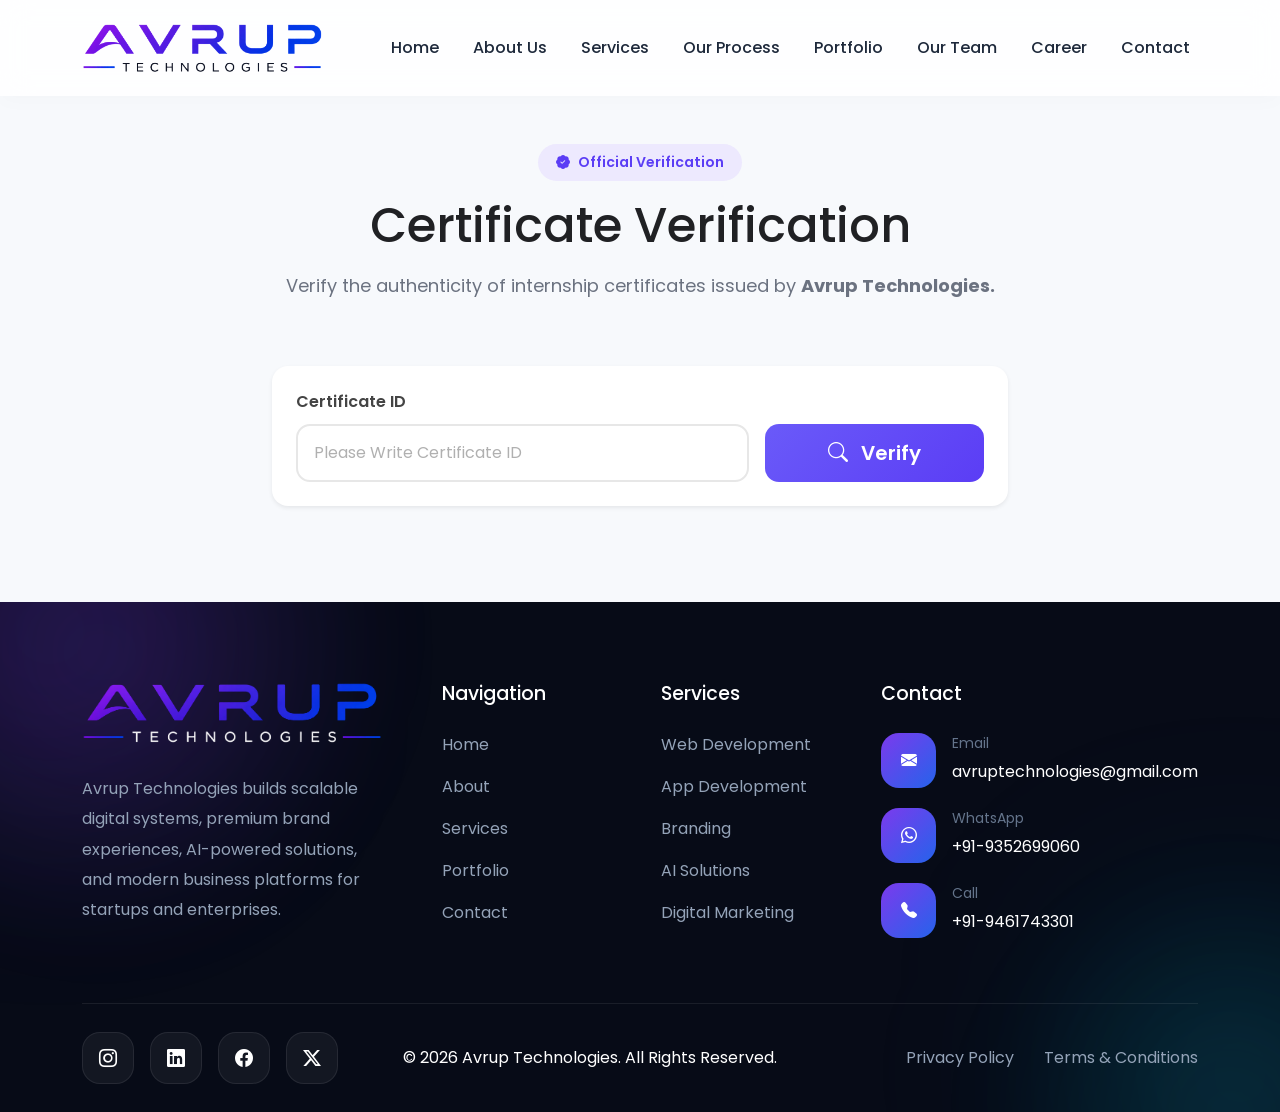
<file: verify.html>
<!DOCTYPE html>
<html lang="en">
<head>
    <meta charset="UTF-8">
    <meta name="viewport" content="width=device-width, initial-scale=1.0">
    <title>Avrup Technologies</title>

    <link href="https://cdn.jsdelivr.net/npm/bootstrap@5.3.3/dist/css/bootstrap.min.css" rel="stylesheet">

    <link rel="stylesheet" href="https://cdn.jsdelivr.net/npm/bootstrap-icons@1.11.3/font/bootstrap-icons.min.css">

    <link href="https://unpkg.com/aos@2.3.4/dist/aos.css" rel="stylesheet">

    <link rel="stylesheet" href="https://cdn.jsdelivr.net/npm/bootstrap-icons@1.11.3/font/bootstrap-icons.min.css">

    <link href="https://fonts.googleapis.com/css2?family=Poppins:wght@300;400;500;600;700;800&display=swap" rel="stylesheet">
    <link href="style.css" rel="stylesheet">
    <link rel="icon" type="image/png" href="assets/Company Icon (Without Background).png">
</head>
<body>

    <nav class="navbar navbar-expand-lg fixed-top transition-all">
    <div class="container">
        <a class="navbar-brand d-flex align-items-center gap-2" href="#home">
            <img src="assets/flogo.png" alt="Avrup Technologies Logo" class="img-fluid" style="height: 50px; width: auto;">
            <span></span>
        </a>

        <button class="navbar-toggler border-0 shadow-none" type="button" data-bs-toggle="collapse" data-bs-target="#navMenu" aria-controls="navMenu" aria-expanded="false" aria-label="Toggle navigation">
            <span class="navbar-toggler-icon"></span>
        </button>

        <div class="collapse navbar-collapse" id="navMenu">
            <ul class="navbar-nav ms-auto mb-2 mb-lg-0 alignment-center">
                <li class="nav-item"><a href="https://avruptechnologies.com" class="nav-link py-2 py-lg-0">Home</a></li>
                <li class="nav-item"><a href="about-us.html" class="nav-link py-2 py-lg-0">About Us</a></li>
                <li class="nav-item"><a href="services.html" class="nav-link py-2 py-lg-0">Services</a></li>
                <li class="nav-item"><a href="our-process.html" class="nav-link py-2 py-lg-0">Our Process</a></li>
                <li class="nav-item"><a href="portfolio.html" class="nav-link py-2 py-lg-0">Portfolio</a></li>
                <li class="nav-item"><a href="our-team.html" class="nav-link py-2 py-lg-0">Our Team</a></li>
                <li class="nav-item"><a href="career.html" class="nav-link py-2 py-lg-0">Career</a></li>
                <li class="nav-item"><a href="contact.html" class="nav-link py-2 py-lg-0">Contact</a></li>
            </ul>
        </div>
    </div>
    </nav>

    <!-- Certificate Verification Section -->
<!-- ===========================
     Certificate Verification
============================ -->

<section class="verify-section py-5">

    <div class="container py-5">

        <!-- Heading -->
        <div class="row justify-content-center text-center py-5">

            <div class="col-lg-8 col-md-10">

                <span class="verify-badge">
                    <i class="bi bi-patch-check-fill"></i>
                    Official Verification
                </span>

                <h1 class="verify-title mt-3">
                    Certificate Verification
                </h1>

                <p class="verify-subtitle">
                    Verify the authenticity of internship certificates issued by
                    <strong>Avrup Technologies.</strong>
                </p>

            </div>

        </div>

        <!-- Search Card -->

        <div class="row justify-content-center">

            <div class="col-lg-8">

                <div class="card border-0 shadow-sm rounded-4 verify-search-card">

                    <div class="card-body p-4">

                        <div class="row g-3 align-items-center">

                            <div class="col-lg-8 col-md-8">

                                <label class="form-label fw-semibold">
                                    Certificate ID
                                </label>

                                <input
                                    type="text"
                                    id="certificateId"
                                    class="form-control form-control-lg"
                                    placeholder="Please Write Certificate ID">

                            </div>

                            <div class="col-lg-4 col-md-4">

                                <label class="form-label opacity-0">
                                    Button
                                </label>

                                <div class="d-grid">

                                    <button
                                        class="btn verify-btn btn-lg"
                                        onclick="verifyCertificate()">

                                        <i class="bi bi-search me-2"></i>

                                        Verify

                                    </button>

                                </div>

                            </div>

                        </div>

                    </div>

                </div>

            </div>

        </div>

        <!-- Loader -->

        <div
            id="loader"
            class="text-center py-5"
            style="display:none;">

            <div
                class="spinner-border text-primary"
                style="width:3rem;height:3rem;">

            </div>

            <h5 class="mt-4">

                Verifying Certificate...

            </h5>

            <p class="text-muted">

                Please wait while we verify your certificate.

            </p>

        </div>

        <!-- Result Section -->

        <div
            id="verificationSection"
            class="row g-4 mt-2"
            style="display:none;">

            <!-- LEFT -->

            <div class="col-lg-6">

                <div id="result">

                </div>

            </div>

            <!-- RIGHT -->

            <div class="col-lg-6">

                <div class="card border-0 shadow rounded-4 h-100">

                    <div class="card-body p-4 p-lg-5">

                        <!-- Illustration -->

                        <div class="text-center mb-4">

                            <img
                                id="verifyImage"
                                src="verify.jpg"
                                class="img-fluid verify-image"
                                alt="Certificate Verification">

                        </div>

                        <!-- Title -->

                        <h3
                            id="rightTitle"
                            class="fw-bold text-center mb-3">

                            Certificate Verified Successfully

                        </h3>

                        <!-- Description -->

                        <p
                            id="rightText"
                            class="text-center text-muted mb-4">

                            This internship certificate has been successfully
                            verified from the official records of
                            <strong>Avrup Technologies.</strong>

                        </p>

                        <!-- Features -->

                        <div
                            class="feature-list"
                            id="featureList">

                            <!-- Item -->

                            <div class="feature-card">

                                <div class="feature-icon">

                                    <i class="bi bi-patch-check-fill"></i>

                                </div>

                                <div>

                                    <h6>

                                        Digitally Verified

                                    </h6>

                                    <small>

                                        Verified through our official records.

                                    </small>

                                </div>

                            </div>

                            <!-- Item -->

                            <div class="feature-card">

                                <div class="feature-icon">

                                    <i class="bi bi-award-fill"></i>

                                </div>

                                <div>

                                    <h6>

                                        Unique Certificate ID

                                    </h6>

                                    <small>

                                        Every certificate has a unique identity.

                                    </small>

                                </div>

                            </div>

                            <!-- Item -->

                            <div class="feature-card">

                                <div class="feature-icon">

                                    <i class="bi bi-building-check"></i>

                                </div>

                                <div>

                                    <h6>

                                        Issued by Avrup Technologies

                                    </h6>

                                    <small>

                                        Official Internship Certification.

                                    </small>

                                </div>

                            </div>

                        </div>

                    </div>

                </div>

            </div>

        </div>

    </div>

</section>

<footer class="neo-footer position-relative overflow-hidden">

    <!-- BACKGROUND -->

    <div class="neo-footer-blur blur-left"></div>
    <div class="neo-footer-blur blur-right"></div>

    

        <!-- TOP CTA -->

    <div class="container position-relative z-2">


        <!-- MAIN GRID -->

        <div class="footer-main-grid">

            <!-- BRAND -->

            <div class="footer-brand-column">

                <div class="footer-brand-logo">

                    <img src="assets/fwlogo.png" alt="Avrup Technologies" class="img-fluid footer-logo"></div>

                <p class="footer-brand-text">
                    Avrup Technologies builds scalable digital systems,
                    premium brand experiences, AI-powered solutions,
                    and modern business platforms for startups and enterprises.
                </p>

                <!-- SOCIAL -->

                

            </div>

            <!-- LINKS -->

            <div class="footer-links-column">

                <h5>
                    Navigation
                </h5>

                <ul>

                    <li><a href="https://avruptechnologies.com">Home</a></li>
                    <li><a href="about-us.html">About</a></li>
                    <li><a href="services.html">Services</a></li>
                    <li><a href="portfolio.html">Portfolio</a></li>
                    <li><a href="contact.html">Contact</a></li>

                </ul>

            </div>

            <!-- SERVICES -->

            <div class="footer-links-column">

                <h5>
                    Services
                </h5>

                <ul>

                    <li><a href="services.html">Web Development</a></li>
                    <li><a href="services.html">App Development</a></li>
                    <li><a href="services.html">Branding</a></li>
                    <li><a href="services.html">AI Solutions</a></li>
                    <li><a href="services.html">Digital Marketing</a></li>

                </ul>

            </div>

            <!-- CONTACT -->

            <div class="footer-contact-column">

                <h5>
                    Contact
                </h5>

                <div class="footer-contact-list">

                    <div class="footer-contact-row">

                        <div class="footer-contact-icon">
                            <i class="bi bi-envelope-fill"></i>
                        </div>

                        <div>

                            <small>Email</small>

                            <a href="mailto:avruptechnologies@gmail.com" style="text-decoration:none; color:white;">
                                avruptechnologies@gmail.com
                            </a>

                        </div>

                    </div>

                    <div class="footer-contact-row">

                        <div class="footer-contact-icon">
                            <i class="bi bi-whatsapp"></i>
                        </div>

                        <div>

                            <small>WhatsApp</small>

                            <a href="https://wa.me/919352699060" target="_blank" style="text-decoration:none; color:white;">
                                +91-9352699060
                            </a>

                        </div>

                    </div>

                    <div class="footer-contact-row">

                        <div class="footer-contact-icon">
                            <i class="bi bi-telephone-fill"></i>
                        </div>

                        <div>

                            <small>Call</small>

                            <a href="tel:+91-9461743301" style="text-decoration:none; color:white;">
                                +91-9461743301
                            </a>

                        </div>

                    </div>

                </div>

            </div>

        </div>

        <!-- BOTTOM -->

        <div class="footer-bottom-bar">

            
            <div class="footer-social-row">

                    <a href="https://www.instagram.com/avruptechnologies/">
                        <i class="bi bi-instagram"></i>
                    </a>

                    <a href="https://www.linkedin.com/company/avrup-technologies/">
                        <i class="bi bi-linkedin"></i>
                    </a>

                    <a href="https://www.facebook.com/profile.php?id=61589559846465">
                        <i class="bi bi-facebook"></i>
                    </a>

                    <a href="https://x.com/Avrup_Tech">
                        <i class="bi bi-twitter-x"></i>
                    </a>

                </div>

                <a href="https://avruptechnologies.com" style="text-decoration:none; color:white;">
                © 2026 Avrup Technologies. All Rights Reserved.
                </a><br>
                

             <div class="footer-bottom-links">

                <a href="#">
                    Privacy Policy
                </a>

                <a href="#">
                    Terms & Conditions
                </a>

            </div>

        </div>

    </div>

</footer>

<button onclick="topFunction()" id="topBtn" class="position-fixed border-0 outline-none rounded-circle text-white d-none align-items-center justify-content-center transition-all shadow" style="bottom:158px; right:30px; z-index:9999; width:55px; height:55px;">
    <i class="bi bi-arrow-up-circle-fill fs-3"></i>
</button>

<script src="https://cdn.jsdelivr.net/npm/bootstrap@5.3.3/dist/js/bootstrap.bundle.min.js"></script>
<script src="https://unpkg.com/aos@2.3.4/dist/aos.js"></script>

<script>
    // Visibility state handler logic for standard Scroll-To-Top dynamic target elements
    window.onscroll = function () {
        const btn = document.getElementById("topBtn");
        if (document.body.scrollTop > 200 || document.documentElement.scrollTop > 200) {
            btn.classList.remove("d-none");
            btn.classList.add("d-flex");
        } else {
            btn.classList.remove("d-flex");
            btn.classList.add("d-none");
        }
    };

    function topFunction() {
        window.scrollTo({
            top: 0,
            behavior: "smooth"
        });
    }

    // Initialize Animate On Scroll (AOS) Architecture Engines
    AOS.init({
        duration: 1200,
        once: true,
        offset: 100,
        easing: 'ease-in-out'
    });

    // Control dynamic shadow layout effects on layout header navigation bands during scroll operations
    window.addEventListener('scroll', function(){
        const navbar = document.querySelector('.navbar');
        if (window.scrollY > 50) {
            navbar.classList.add('shadow-lg', 'bg-white');
        } else {
            navbar.classList.remove('shadow-lg', 'bg-white');
        }
    });

    // Unified dynamic client request communication transmitter engine (formsubmit.co AJAX integration)
    const form = document.getElementById("contactForm");
    const popup = document.getElementById("successPopup");

    form.addEventListener("submit", async function(e){
        e.preventDefault();
        const formData = new FormData(form);

        try {
            const response = await fetch(form.action, {
                method: "POST",
                body: formData,
                headers: { 'Accept': 'application/json' }
            });

            if (response.ok) {
                popup.classList.add("active");
                form.reset();
                setTimeout(() => {
                    popup.classList.remove("active");
                }, 3500);
            } else {
                alert("Submission pipeline validation failure. Please test communication manually.");
            }
        } catch (error) {
            alert("Network routing connectivity error context detected.");
        }
    });
</script>

<script>
    // Auto-close Bootstrap 5 mobile navigation menu overlay when an anchor link is clicked
const navLinks = document.querySelectorAll('.nav-link');
const menuToggle = document.getElementById('navMenu');
const bsCollapse = new bootstrap.Collapse(menuToggle, { toggle: false });

navLinks.forEach((link) => {
    link.addEventListener('click', () => {
        // Only trigger collapse if the mobile hamburger toggler is currently visible
        if (window.getComputedStyle(document.querySelector('.navbar-toggler')).display !== 'none') {
            bsCollapse.hide();
        }
    });
});
</script>

<script>

    /*=========================================
      Certificate Database
=========================================*/

const certificates = {

    "AVT-INT-RK-101125": {

        name: "Rajeev Kharadi",

        role: "Digital Marketing Intern",

        duration: "10 Nov 2025 - 10 Apr 2026",

        issued: "10 Apr 2026",

        status: "Verified",

        reference: "AVT/DMI/rk0725q",

        mode: "Remote"

    },

    "AVT-INT-2026-002": {

        name: "Purva Sharma",

        role: "Graphic Design Intern",

        duration: "01 Jan 2026 - 01 Apr 2026",

        issued: "01 Apr 2026",

        status: "Verified"

    }

};


/*=========================================
        Verify Function
=========================================*/

function verifyCertificate() {

    const input = document.getElementById("certificateId");

    const id = input.value.trim().toUpperCase();

    const loader = document.getElementById("loader");

    const result = document.getElementById("result");

    const section = document.getElementById("verificationSection");



    if (id === "") {

        alert("Please enter Certificate ID.");

        input.focus();

        return;

    }


    loader.style.display = "block";

    section.style.display = "none";



    setTimeout(() => {

        loader.style.display = "none";

        section.style.display = "flex";



        if (certificates[id]) {

            showVerified(id);

        }

        else {

            showInvalid(id);

        }

    }, 1200);

}


/*=========================================
      Verified Certificate
=========================================*/

function showVerified(id) {

    const c = certificates[id];



    document.getElementById("verifyImage").src =

        "verify.jpg";



    document.getElementById("rightTitle").innerHTML =

        "Certificate is Verified";



    document.getElementById("rightTitle").className =

        "fw-medium text-success text-center mb-3";



    document.getElementById("rightText").innerHTML =

        "This certificate has been successfully verified from the official records of <strong>Avrup Technologies.</strong>";



    document.getElementById("featureList").style.display = "flex";



    document.getElementById("result").innerHTML = `

<div class="card border-0 shadow rounded-4">

<div class="card-body p-4 p-lg-5">

<div class="text-center">

<div class="verified-circle">

<i class="bi bi-patch-check-fill"></i>

</div>

<h3 class="result-title success">

Verified

</h3>

<p class="result-subtitle">

This certificate is authentic.

</p>

</div>



<div class="verify-details">

<div class="detail-item">

<span>Certificate ID</span>

<strong>${id}</strong>

</div>


<div class="detail-item">

<span>Reference No</span>

<strong>${c.reference}</strong>

</div>



<div class="detail-item">

<span>Intern Name</span>

<strong>${c.name}</strong>

</div>




<div class="detail-item">

<span>Internship Role</span>

<strong>${c.role}</strong>

</div>



<div class="detail-item">

<span>Duration</span>

<strong>${c.duration}</strong>

</div>


<div class="detail-item">

<span>Internship Mode</span>

<strong>${c.mode}</strong>

</div>



<div class="detail-item">

<span>Issue Date</span>

<strong>${c.issued}</strong>

</div>



<div class="detail-item">

<span>Status</span>

<span class="status-success">

${c.status}

</span>

</div>

</div>

</div>

</div>

`;

}


/*=========================================
      Invalid Certificate
=========================================*/

function showInvalid(id) {

    document.getElementById("verifyImage").src =

        "images/not-found.svg";



    document.getElementById("rightTitle").innerHTML =

        "Certificate Not Found";



    document.getElementById("rightTitle").className =

        "fw-bold text-danger text-center mb-3";



    document.getElementById("rightText").innerHTML =

        "The entered Certificate ID does not exist in our official records. Please verify the ID or contact Avrup Technologies.";



    document.getElementById("featureList").style.display = "none";



    document.getElementById("result").innerHTML = `

<div class="card border-0 shadow rounded-4">

<div class="card-body p-4 p-lg-5">

<div class="text-center">

<div class="invalid-circle">

<i class="bi bi-x-circle-fill"></i>

</div>

<h3 class="result-title error">

Certificate Not Found

</h3>

<p class="result-subtitle">

The certificate ID is invalid.

</p>

</div>



<div class="verify-details">

<div class="detail-item">

<span>Entered ID</span>

<strong>${id}</strong>

</div>



<div class="detail-item">

<span>Status</span>

<span class="status-error">

Invalid

</span>

</div>

</div>

</div>

</div>

`;

}


/*=========================================
       Press Enter
=========================================*/

document.getElementById("certificateId")

.addEventListener("keypress", function(e){

    if(e.key==="Enter"){

        verifyCertificate();

    }

});


/*=========================================
       QR Auto Verify
=========================================*/

window.onload = function(){

    const params = new URLSearchParams(window.location.search);

    const id = params.get("id");



    if(id){

        document.getElementById("certificateId").value=id;

        verifyCertificate();

    }

};

</script>

</body>
</html>
</file>
<file: style.css>
/* --- Global Reset & Configuration Controls --- */
* {
    margin: 0;
    padding: 0;
    box-sizing: border-box;
    font-family: 'Poppins', sans-serif;
}

body {
    background: #f7fbff;
    overflow-x: hidden;
    color: #1e293b;
}

html {
    scroll-behavior:smooth;
}

/* --- Core Global Variable Utility Maps --- */
.max-w-2xl { max-width: 720px; }
.max-w-sm { max-width: 420px; }
.w-max { width: max-content; }
.tracking-wider { letter-spacing: 2px; }
.bg-purple { background-color: #7c3aed !important; }
.bg-cyan { background-color: #06b6d4 !important; }

.border-top-custom {
    border-top: 5px solid transparent !important;
}
.border-top-custom.border-primary { border-top-color: #2563eb !important; }
.border-top-custom.border-purple { border-top-color: #7c3aed !important; }
.border-top-custom.border-cyan { border-top-color: #06b6d4 !important; }
.border-top-custom.border-success { border-top-color: #22c55e !important; }

/* --- Navbar Modifications --- */
.navbar {
    padding: 18px 0;
    background: rgba(255, 255, 255, 0.85);
    backdrop-filter: blur(15px);
    -webkit-backdrop-filter: blur(15px);
    box-shadow: 0 5px 20px rgba(0,0,0,0.02);
    transition: all 0.4s ease-in-out;
}

.navbar-brand span {
    font-size: 26px;
    font-weight: 600;
    color: #2563eb;
}

.nav-link {
    color: #1e293b !important;
    font-weight: 500;
    margin-left: 18px;
    transition: color 0.3s ease;
}

.nav-link:hover {
    color: #7c3aed !important;
}

.mouse-glow{
    position:absolute;
    width:500px;
    height:500px;
    background:radial-gradient(circle,rgba(124,58,237,0.25),transparent 70%);
    border-radius:50%;
    pointer-events:none;
    z-index:0;
    filter:blur(40px);
    transition:transform 0.15s linear;
}

.btn-main,
.ultra-btn{
    position:relative;
    overflow:hidden;
    transition:all .4s ease;
}

.btn-main::before,
.ultra-btn::before{
    content:'';
    position:absolute;
    top:0;
    left:-120%;
    width:100%;
    height:100%;
    background:rgba(255,255,255,0.3);
    transform:skewX(-30deg);
    transition:0.7s;
}

.btn-main:hover::before,
.ultra-btn:hover::before{
    left:120%;
}

.btn-main:hover,
.ultra-btn:hover{
    transform:translateY(-5px);
    box-shadow:0 15px 40px rgba(124,58,237,0.4);
}

#scrollBar{
    position:fixed;
    top:0;
    left:0;
    width:0%;
    height:4px;
    background:linear-gradient(to right,#7c3aed,#06b6d4);
    z-index:99999;
}

.premium-footer{
    background:#060816;
    padding:120px 0 40px;
    position:relative;
}

.footer-grid{
    position:absolute;
    inset:0;
    background-image:
        linear-gradient(rgba(255,255,255,0.03) 1px, transparent 1px),
        linear-gradient(90deg, rgba(255,255,255,0.03) 1px, transparent 1px);
    background-size:50px 50px;
    mask-image:radial-gradient(circle at center, black 40%, transparent 100%);
}

.footer-logo{
    font-size:2rem;
    font-weight:500;
    font-weight:500;
    background:linear-gradient(to right,#7c3aed,#06b6d4);
    -webkit-background-clip:text;
    -webkit-text-fill-color:transparent;
}

.footer-desc{
    color:rgba(255,255,255,0.7);
    line-height:1.8;
    margin-top:20px;
}

.footer-links{
    list-style:none;
    padding:0;
}

.footer-links li{
    margin-bottom:14px;
}

.footer-links a{
    color:rgba(255,255,255,0.7);
    text-decoration:none;
    transition:0.4s;
}

.footer-links a:hover{
    color:#fff;
    padding-left:8px;
}

.footer-socials{
    display:flex;
    gap:15px;
}

.footer-socials a{
    width:50px;
    height:50px;
    border-radius:50%;
    background:rgba(255,255,255,0.06);
    display:flex;
    align-items:center;
    justify-content:center;
    color:white;
    font-size:1.2rem;
    transition:0.4s;
}

.footer-socials a:hover{
    transform:translateY(-8px) rotate(8deg);
    background:linear-gradient(135deg,#7c3aed,#06b6d4);
    box-shadow:0 10px 30px rgba(124,58,237,0.5);
}

.footer-bottom{
    border-top:1px solid rgba(255,255,255,0.08);
    padding-top:25px;
    color:rgba(255,255,255,0.5);
}

.particles{
    position:fixed;
    inset:0;
    pointer-events:none;
    z-index:-1;
    background-image:
        radial-gradient(#7c3aed 1px, transparent 1px),
        radial-gradient(#06b6d4 1px, transparent 1px);

    background-size:80px 80px;
    animation: particleMove 20s linear infinite;
    opacity:0.15;
}

@keyframes particleMove{
    from{
        transform:translateY(0);
    }
    to{
        transform:translateY(-120px);
    }
}

.parallax-section{
    position:relative;
    overflow:hidden;
    will-change:transform;
    transition:transform 0.1s linear;
}

/* --- Hero Architecture Specifications --- */
.hero {
    min-height: 100vh;
    padding-top: 100px;
    background: linear-gradient(135deg, #eff6ff, #ffffff, #f5f3ff);
}

.hero::before {
    content: '';
    position: absolute;
    width: 600px;
    height: 600px;
    background: #ba93fd;
    border-radius: 50%;
    top: -200px;
    right: -150px;
    opacity: 0.2;
    z-index: 0;
    animation: float 6s infinite ease-in-out;
}

.hero::after {
    content: '';
    position: absolute;
    width: 400px;
    height: 400px;
    background: #c4b5fd;
    border-radius: 50%;
    bottom: -150px;
    left: -100px;
    opacity: 0.2;
    z-index: 0;
    animation: float 8s infinite ease-in-out;
}

.main-hero-img {
    width: 35%;
    max-width: 500px;
    height: auto;
}

.hero-image::before {
    content: '';
    position: absolute;
    width: 120px;
    height: 120px;
    border: 2px dashed #8825eb;
    border-radius: 50%;
    top: -30px;
    right: -20px;
    animation: rotateShape 12s linear infinite;
    opacity: 0.4;
    z-index: 1;
}

.gradient-text{
    background: linear-gradient(270deg,#7c3aed,#06b6d4,#7c3aed);
    background-size: 400% 400%;
    -webkit-background-clip:text;
    -webkit-text-fill-color:transparent;
    animation: gradientMove 6s ease infinite;
}

@keyframes gradientMove{
    0%{
        background-position:0% 50%;
    }
    50%{
        background-position:100% 50%;
    }
    100%{
        background-position:0% 50%;
    }
}

.service-card,
.ultra-card,
.design-card{
    transition: all 0.5s ease;
    transform-style: preserve-3d;
}

.service-card:hover,
.ultra-card:hover,
.design-card:hover{
    transform: translateY(-15px) scale(1.03);
    box-shadow: 0 25px 60px rgba(124,58,237,0.25);
}

section{
    animation: sectionFade 1.2s ease;
}

@keyframes sectionFade{
    from{
        opacity:0;
        transform:translateY(40px);
    }
    to{
        opacity:1;
        transform:translateY(0);
    }
}


/* --- Typography Highlight Utility Frameworks --- */
.gradient-text {
    background: linear-gradient(90deg, #2563eb, #7c3aed, #06b6d4);
    -webkit-background-clip: text;
    -webkit-text-fill-color: transparent;
    background-clip: text;
}

/* --- Core Interaction Structural Components --- */
.btn-main {
    background: linear-gradient(90deg, #2563eb, #7c3aed);
    border: none;
    padding: 15px 35px;
    border-radius: 50px;
    font-weight: 500;
    transition: transform 0.3s ease, box-shadow 0.3s ease;
    box-shadow: 0 10px 25px rgba(37,99,235,0.25);
}

.btn-main:hover {
    transform: translateY(-3px);
    box-shadow: 0 12px 30px rgba(37,99,235,0.4);
}

.btn-outline-custom {
    border: 2px solid #7c3aed;
    padding: 13px 35px;
    border-radius: 50px;
    color: #7c3aed;
    font-weight: 500;
    background: transparent;
    transition: all 0.3s ease;
}

.btn-outline-custom:hover {
    background: #7c3aed;
    color: white !important;
}

#topBtn {
    background: linear-gradient(135deg, #2563eb, #7c3aed);
    box-shadow: 0 6px 20px rgba(124, 58, 237, 0.3);
    transition: all 0.3s ease-in-out;
}

#topBtn:hover {
    transform: translateY(-5px) scale(1.05);
    box-shadow: 0 10px 25px rgba(124, 58, 237, 0.5);
}

/* --- Continuous Velocity Marquee System Loop Layouts --- */
.hero-bottom-marquee {
    background: linear-gradient(90deg, #7c3aed, #2563eb, #9333ea);
    z-index: 10;
}

.hero-bottom-track span {
    color: white;
    font-size: 16px;
    font-weight: 600;
    margin-right: 70px;
    white-space: nowrap;
    letter-spacing: 1px;
}

/* --- Unified Card and Panel Layout Elements --- */
.about-box, .contact-box {
    background: white;
    border-radius: 35px;
    box-shadow: 0 10px 40px rgba(0,0,0,0.04);
}

.about-img {
    border-radius: 25px;
    max-height: 400px;
    object-fit: cover;
}

.service-card {
    background: white;
    border-radius: 30px;
    transition: transform 0.4s ease, box-shadow 0.4s ease;
    box-shadow: 0 10px 40px rgba(0,0,0,0.04);
    height: 100%;
}

.service-card:hover {
    transform: translateY(-10px);
    box-shadow: 0 15px 45px rgba(37,99,235,0.1);
}

.service-icon {
    width: 70px;
    height: 70px;
    display: flex;
    align-items: center;
    justify-content: center;
    border-radius: 20px;
    background: linear-gradient(135deg, #2563eb, #7c3aed);
    color: white;
    font-size: 30px;
}

/* --- Competitive Grid Feature Competency Panels --- */
.ultra-why-section {
    background: linear-gradient(180deg, #ffffff, #f8fbff);
}

.blur-circle {
    position: absolute;
    border-radius: 50%;
    filter: blur(90px);
    opacity: 0.12;
    z-index: 0;
}

.blur-one { width: 300px; height: 300px; background: #7c3aed; top: -50px; left: -50px; }
.blur-two { width: 350px; height: 350px; background: #2563eb; bottom: -50px; right: -50px; }

.ultra-subtitle {
    color: #7c3aed;
    font-size: 13px;
    letter-spacing: 4px;
    font-weight: 600;
}

.ultra-card {
    background: rgba(255, 255, 255, 0.8);
    backdrop-filter: blur(10px);
    -webkit-backdrop-filter: blur(10px);
    border: 1px solid rgba(255, 255, 255, 0.6);
    border-radius: 30px;
    box-shadow: 0 10px 35px rgba(0,0,0,0.03);
    transition: all 0.4s ease;
    height: 100%;
}

.ultra-card:hover {
    transform: translateY(-8px);
    box-shadow: 0 15px 40px rgba(37,99,235,0.1);
}

.ultra-icon {
    width: 60px;
    height: 60px;
    border-radius: 18px;
    background: linear-gradient(135deg, #7c3aed, #2563eb);
    display: flex;
    align-items: center;
    justify-content: center;
    color: white;
    font-size: 24px;
}

.ultra-number {
    font-size: 48px;
    font-weight: 500;
    color: rgba(124, 58, 237, 0.06);
    line-height: 1;
}

.ultra-cta {
    border-radius: 30px;
    background: white;
    box-shadow: 0 10px 35px rgba(0,0,0,0.04);
}

.ultra-title{
    font-size: 40px;
    font-weight: 500;
}

.ultra-btn {
    display: inline-flex;
    align-items: center;
    padding: 16px 32px;
    border-radius: 50px;
    background: linear-gradient(90deg, #7c3aed, #2563eb);
    font-weight: 600;
    box-shadow: 0 10px 25px rgba(124, 58, 237, 0.2);
    transition: transform 0.3s ease;
}

.ultra-btn:hover {
    transform: translateY(-3px);
}

/* --- Image Architecture Portfolio Elements --- */
.portfolio-card {
    height: 280px;
}

.portfolio-overlay {
    inset: 0;
    background: linear-gradient(to top, rgba(15, 23, 42, 0.85), rgba(15, 23, 42, 0.1));
    opacity: 0;
    transition: opacity 0.4s ease;
}

.portfolio-card:hover .portfolio-overlay {
    opacity: 1;
}

/* --- Optimized Zig-Zag Dynamic Grid System Templates --- */
.team-mini-title {
    color: #7c3aed;
    font-size: 13px;
    letter-spacing: 4px;
    font-weight: 600;
}

.team-zigzag-img {
    width: 280px;
    height: 340px;
    border-radius: 24px;
    overflow: hidden;
}

.team-zigzag-img img {
    width: 100%;
    height: 100%;
    object-fit: cover;
}

.team-zigzag-content span {
    background: rgba(124, 58, 237, 0.06);
}

/* --- High Fidelity Input Field Form Wrappers --- */
.contact-form-modern .form-control {
    padding: 16px 16px 16px 48px;
    border: 1px solid #e2e8f0;
    background: #f8fafc;
    transition: all 0.3s ease;
}

.contact-form-modern .form-control:focus {
    background: white;
    border-color: #2563eb;
    box-shadow: 0 0 0 4px rgba(37,99,235,0.1);
}

.contact-link {
    background: #f8fafc;
    border: 1px solid #f1f5f9;
    transition: all 0.3s ease;
}

.contact-link:hover {
    transform: translateX(5px);
    background: white;
    box-shadow: 0 10px 25px rgba(37,99,235,0.05);
}

/* --- Dynamic Success Notification Overlay Context Elements --- */
.success-popup {
    inset: 0;
    background: rgba(15, 23, 42, 0.4);
    backdrop-filter: blur(4px);
    -webkit-backdrop-filter: blur(4px);
    opacity: 0;
    visibility: hidden;
    transition: all 0.3s ease-in-out;
    z-index: 10000;
}

.success-popup.active {
    opacity: 1;
    visibility: visible;
}

/* --- Global Functional Animation Directives --- */
@keyframes float {
    0%, 100% { transform: translateY(0px); }
    50% { transform: translateY(20px); }
}

@keyframes rotateShape {
    from { transform: rotate(0deg); }
    to { transform: rotate(360deg); }
}

@keyframes heroMarquee {
    0% { transform: translateX(0); }
    100% { transform: translateX(-50%); }
}

.hero-bottom-track {
    animation: heroMarquee 25s linear infinite;
}

/* --- Viewport Media Query Configuration Breakpoints --- */
@media (max-width: 991.98px) {
    .hero { min-height: auto; padding-top: 140px; padding-bottom: 60px; }
    .main-hero-img { width: 70%; margin-top: 20px; }
    .nav-link { margin-left: 0; }
    .alignment-center { text-align: center; }
}

@media (max-width: 575.98px) {
    .btn-main, .btn-outline-custom { width: 100%; }
    .team-zigzag-img { width: 100%; height: 450px; }
}

/* --- High-Fidelity Design Portfolio Component Styles --- */
.portfolio-filter-menu .filter-btn {
    border: 1px solid #e2e8f0;
    color: #64748b;
    padding: 10px 24px;
    font-size: 14px;
    font-weight: 500;
    border-radius: 50px;
    background: transparent;
    transition: all 0.3s ease-in-out;
}

.portfolio-filter-menu .filter-btn:hover,
.portfolio-filter-menu .filter-btn.active {
    background: linear-gradient(90deg, #7c3aed, #2563eb);
    color: white !important;
    border-color: transparent;
    box-shadow: 0 8px 20px rgba(124, 58, 237, 0.15);
}

.design-card {
    height: 100%;
    transition: transform 0.4s cubic-bezier(0.16, 1, 0.3, 1), box-shadow 0.4s ease;
    border: 1px solid rgba(0, 0, 0, 0.03);
    display: flex;
    flex-direction: column;
}

.design-card:hover {
    transform: translateY(-8px) scale(1.01);
    box-shadow: 0 20px 40px rgba(37, 99, 235, 0.08) !important;
}

/* Portrait Viewport Optimization Constraints (Standardized 4:5 Visual Aspect Ratio Grid) */
.design-img-wrapper {
    width: 100%;
    height: 310px;
    background-color: #f1f5f9;
}

.design-img-wrapper img {
    transition: transform 0.6s cubic-bezier(0.16, 1, 0.3, 1);
}

.design-card:hover .design-img-wrapper img {
    transform: scale(1.06);
}

.design-content {
    flex-grow: 1;
    display: flex;
    flex-direction: column;
    justify-content: space-between;
    background: white;
}

.design-badge {
    backdrop-filter: blur(8px);
    -webkit-backdrop-filter: blur(8px);
    background: rgba(255, 255, 255, 0.9) !important;
    font-size: 11px;
    letter-spacing: 0.5px;
}

/* Smooth Interactive Layout Filter Switching Transition Speeds */
.portfolio-item {
    transition: all 0.4s cubic-bezier(0.16, 1, 0.3, 1);
}

.portfolio-item.fade-out {
    opacity: 0;
    transform: scale(0.9);
    position: absolute;
    visibility: hidden;
    pointer-events: none;
}

/* =========================
   PREMIUM PARALLAX EFFECTS
========================= */

.parallax-section{
    position:relative;
    overflow:hidden;
    will-change:transform;
}

/* Floating Glow Backgrounds */

.parallax-section::before{
    content:'';
    position:absolute;
    width:500px;
    height:500px;
    border-radius:50%;
    background:radial-gradient(circle,
    rgba(124,58,237,0.12),
    transparent 70%);
    top:-150px;
    right:-120px;
    animation:floatingGlow 8s ease-in-out infinite alternate;
    z-index:0;
}

.parallax-section::after{
    content:'';
    position:absolute;
    width:400px;
    height:400px;
    border-radius:50%;
    background:radial-gradient(circle,
    rgba(6,182,212,0.10),
    transparent 70%);
    bottom:-150px;
    left:-100px;
    animation:floatingGlow2 10s ease-in-out infinite alternate;
    z-index:0;
}

@keyframes floatingGlow{
    from{
        transform:translateY(0px) translateX(0px);
    }
    to{
        transform:translateY(40px) translateX(-30px);
    }
}

@keyframes floatingGlow2{
    from{
        transform:translateY(0px) translateX(0px);
    }
    to{
        transform:translateY(-50px) translateX(40px);
    }
}

/* Keep content above glow */

.parallax-section .container{
    position:relative;
    z-index:2;
}

/* =========================
   PREMIUM CARDS
========================= */

.service-card,
.design-card{
    transition:
    transform .5s ease,
    box-shadow .5s ease;
    transform-style:preserve-3d;
    border:1px solid rgba(255,255,255,0.08);
}

.service-card:hover,
.design-card:hover{
    transform:
    translateY(-15px)
    scale(1.03);
    box-shadow:
    0 20px 60px rgba(124,58,237,0.18);
}

/* Image Zoom */

.design-img-wrapper{
    overflow:hidden;
}

.design-img-wrapper img{
    transition:transform 1s ease;
}

.design-card:hover img{
    transform:scale(1.12);
}

/* Floating Icons */

.service-icon,
.ultra-icon{
    animation:floatIcon 4s ease-in-out infinite;
}

@keyframes floatIcon{
    0%{
        transform:translateY(0px);
    }
    50%{
        transform:translateY(-10px);
    }
    100%{
        transform:translateY(0px);
    }
}

/* =========================
   BEAUTIFUL FOOTER
========================= */

footer{
    background:#070b17 !important;
    position:relative;
    overflow:hidden;
}

footer::before{
    content:'';
    position:absolute;
    width:600px;
    height:600px;
    background:
    radial-gradient(circle,
    rgba(124,58,237,0.18),
    transparent 70%);
    top:-250px;
    left:-200px;
    filter:blur(40px);
}

footer::after{
    content:'';
    position:absolute;
    width:500px;
    height:500px;
    background:
    radial-gradient(circle,
    rgba(6,182,212,0.12),
    transparent 70%);
    bottom:-250px;
    right:-200px;
    filter:blur(40px);
}

footer .container{
    position:relative;
    z-index:2;
}

/* Footer Links */

.footer-links a{
    transition:all .4s ease;
}

.footer-links a:hover{
    color:white !important;
    padding-left:10px;
}

/* Social Icons */

.social-icons a{
    transition:all .4s ease !important;
}

.social-icons a:hover{
    transform:
    translateY(-8px)
    rotate(6deg);
    background:
    linear-gradient(135deg,#7c3aed,#06b6d4) !important;

    box-shadow:
    0 10px 30px rgba(124,58,237,0.35);
}

/* =========================
   BUTTON EFFECTS
========================= */

.btn-main,
.ultra-btn{
    position:relative;
    overflow:hidden;
}

.btn-main::before,
.ultra-btn::before{
    content:'';
    position:absolute;
    top:0;
    left:-120%;
    width:100%;
    height:100%;
    background:rgba(255,255,255,0.25);
    transform:skewX(-25deg);
    transition:.7s;
}

.btn-main:hover::before,
.ultra-btn:hover::before{
    left:120%;
}

.btn-main:hover,
.ultra-btn:hover{
    transform:translateY(-5px);
    box-shadow:
    0 15px 40px rgba(124,58,237,0.35);
}

/* =========================
   SCROLL BAR
========================= */

#scrollBar{
    position:fixed;
    top:0;
    left:0;
    width:0%;
    height:4px;
    background:
    linear-gradient(to right,#7c3aed,#06b6d4);
    z-index:999999;
}

/* =========================
   PARTICLES BACKGROUND
========================= */

.particles{
    position:fixed;
    inset:0;
    pointer-events:none;
    z-index:-1;

    background-image:
    radial-gradient(#7c3aed 1px, transparent 1px),
    radial-gradient(#06b6d4 1px, transparent 1px);

    background-size:80px 80px;

    animation:particleMove 20s linear infinite;

    opacity:0.08;
}

@keyframes particleMove{
    from{
        transform:translateY(0);
    }
    to{
        transform:translateY(-120px);
    }
}

/* HERO IMAGE */

.hero-image{
    position:relative;
}

/* MAIN IMAGE */

.main-hero-img{
    position:relative;
    z-index:5;
}

/* FLOATING SHAPES */

.floating-shape{
    position:absolute;
    z-index:2;
    animation:floatShape 4s ease-in-out infinite;
    pointer-events:none;
}

/* RIGHT BOTTOM */

.shape-1{
    width:150px;
    right:-90px;
    bottom:20px;
    animation-delay:0s;
}

/* CENTER BOTTOM */

.shape-2{
    width:150px;
    bottom:-30px;
    left:45%;
    transform:translateX(-50%);
    animation-delay:1s;
}

/* TOP LEFT */

.shape-3{
    width:200px;
    top:-20px;
    left:-95px;
    animation-delay:2s;
}



/* MOBILE */

@media(max-width:768px){

    .shape-1{
        width:70px;
        right:-10px;
        bottom:20px;
    }

    .shape-2{
        width:60px;
        bottom:-15px;
    }

    .shape-3{
        width:60px;
        bottom: -10px;
        left:0;
    }

}

/* SECTION */

section{
    position:relative;
    overflow:hidden;
}

/* FLOAT CONTAINER */

.floating-elements{
    position:absolute;
    inset:0;
    pointer-events:none;
    z-index:1;
}

/* FLOAT ELEMENT */

.float-circle{
    position:absolute;
    border-radius:50%;
    background:linear-gradient(
        135deg,
        rgba(124,58,237,0.18),
        rgba(37,99,235,0.12)
    );

    backdrop-filter:blur(10px);

    animation:floatMove 6s ease-in-out infinite;
}

/* DIFFERENT ELEMENTS */

.circle-1{
    width:140px;
    height:140px;
    top:10%;
    right:-40px;
}

.circle-2{
    width:90px;
    height:90px;
    bottom:15%;
    left:-20px;
    animation-delay:2s;
}

.circle-3{
    width:60px;
    height:60px;
    bottom:30%;
    right:20%;
    animation-delay:1s;
}

/* FLOATING ANIMATION */

@keyframes floatMove{

    0%{
        transform:translateY(0px);
    }

    50%{
        transform:translateY(-20px);
    }

    100%{
        transform:translateY(0px);
    }

}

/* MOBILE */

@media(max-width:768px){

    .circle-1{
        width:90px;
        height:90px;
    }

    .circle-2{
        width:60px;
        height:60px;
    }

    .circle-3{
        width:40px;
        height:40px;
    }

}

.float-circle::before{
    content:'';
    position:absolute;
    inset:0;
    border-radius:50%;
    border:1px solid rgba(255,255,255,0.2);
}

/* =========================
   MODERN ABOUT SECTION
========================= */

.about-modern-section{
    background:
    linear-gradient(
        180deg,
        #ffffff,
        #f8fbff
    );
}

/* GLOW EFFECTS */

.about-glow{
    position:absolute;
    border-radius:50%;
    filter:blur(90px);
    z-index:0;
}

.about-glow-1{
    width:350px;
    height:350px;
    background:rgba(124,58,237,0.15);
    top:-120px;
    left:-120px;
}

.about-glow-2{
    width:300px;
    height:300px;
    background:rgba(6,182,212,0.12);
    bottom:-100px;
    right:-100px;
}

/* TEXT */

.about-heading{
    font-size:3rem;
    line-height:1.2;
    color:#0f172a;
}

.about-para{
    color:#64748b;
    line-height:1.9;
    font-size:16px;
    max-width:95%;
}

/* STATS */

.about-stat-card{
    background:rgba(255,255,255,0.7);
    backdrop-filter:blur(12px);

    border:1px solid rgba(124,58,237,0.08);

    padding:10px;
    border-radius:24px;

    transition:0.4s ease;
}

.about-stat-card:hover{

    transform:translateY(-8px);

    background:white;

    box-shadow:
    0 15px 40px rgba(124,58,237,0.10);
}

.about-stat-card p{
    color:#64748b;
    font-size:15px;
}

/* IMAGE */

.about-image-wrapper{
    position:relative;
}

.about-main-img{

    max-width:415px;
    border-radius:32px;

    padding:5px;
}

.about-imagee{

    max-width:350px;
    border-radius:32px;

    padding:3px;

    background:
    linear-gradient(
        135deg,
        #9ca4e6,
        #ddb2e5
    );

    box-shadow:
    0 25px 60px rgba(124,58,237,0.18);
}

/* FLOATING CARDS */

.floating-card{

    position:absolute;

    background:rgba(255,255,255,0.9);

    backdrop-filter:blur(14px);

    border-radius:20px;

    padding:15px 18px;

    display:flex;
    align-items:center;
    gap:15px;

    box-shadow:
    0 15px 40px rgba(15,23,42,0.08);

    animation:floatCard 5s ease-in-out infinite;
}

.floating-card i{

    width:50px;
    height:50px;

    border-radius:15px;

    display:flex;
    align-items:center;
    justify-content:center;

    background:
    linear-gradient(
        135deg,
        #7c3aed,
        #2563eb
    );

    color:white;
    font-size:20px;
}

.floating-card h6{
    margin:0;
    font-weight:500;
    color:#0f172a;
}

.floating-card p{
    margin:0;
    font-size:13px;
    color:#64748b;
}

/* CARD POSITIONS */

.floating-card-1{
    top:5%;
    left:-100px;
}

.floating-card-2{
    bottom:15%;
    right:-70px;
    animation-delay:1s;
}

.floating-card-3{
    bottom:-50px;
    left:-30%;
    animation-delay:2s;
}

/* FLOAT ANIMATION */

@keyframes floatCard{

    0%{
        transform:translateY(0px);
    }

    50%{
        transform:translateY(-12px);
    }

    100%{
        transform:translateY(0px);
    }

}

/* MOBILE */

@media(max-width:991px){

    .about-heading{
        font-size:2.3rem;
    }

    .about-main-img{
        max-width:100%;
    }

    .floating-card{
        transform:scale(.85);
    }

    .floating-card-1{
        left:0;
    }

    .floating-card-2{
        right:0;
    }

}

@media(max-width:768px){

    .floating-card{
        display:none;
    }

    .about-heading{
        font-size:2rem;
    }

}

/* =========================
   ABOUT PAGE SECTION
========================= */

.about-page-section{
    background:
    linear-gradient(
        180deg,
        #ffffff,
        #f8fbff
    );
}

/* BACKGROUND EFFECTS */

.about-bg-circle{
    position:absolute;
    border-radius:50%;
    filter:blur(90px);
    z-index:0;
}

.about-bg-1{
    width:400px;
    height:400px;
    background:rgba(124,58,237,0.15);
    top:-150px;
    left:-120px;
}

.about-bg-2{
    width:350px;
    height:350px;
    background:rgba(6,182,212,0.12);
    bottom:-120px;
    right:-100px;
}

/* TEXT */

.about-mini-title{
    color:#7c3aed;
    font-size:14px;
    font-weight:500;
    letter-spacing:3px;
}

.about-main-heading{
    font-size:45spx;
    line-height:1.2;
    color:#0f172a;
}

.about-main-para{
    color:#64748b;
    line-height:1.9;
    font-size:16px;
}

/* IMAGE */

.about-page-image-wrapper{
    position:relative;
}

.about-page-main-img{

    max-width:500px;

    border-radius:35px;

    padding:5px;

    background:
    linear-gradient(
        135deg,
        #7c3aed,
        #06b6d4
    );

    box-shadow:
    0 30px 70px rgba(124,58,237,0.18);
}

/* FLOATING BOXES */

.about-floating-box{

    position:absolute;

    background:rgba(255,255,255,0.88);

    backdrop-filter:blur(15px);

    border-radius:20px;

    padding:16px 18px;

    display:flex;
    align-items:center;
    gap:15px;

    box-shadow:
    0 20px 50px rgba(15,23,42,0.08);

    animation:floatBox 5s ease-in-out infinite;
}

.about-floating-box i{

    width:55px;
    height:55px;

    border-radius:16px;

    display:flex;
    align-items:center;
    justify-content:center;

    background:
    linear-gradient(
        135deg,
        #7c3aed,
        #2563eb
    );

    color:white;
    font-size:22px;
}

.about-floating-box h6{
    margin:0;
    font-weight:500;
    color:#0f172a;
}

.about-floating-box p{
    margin:0;
    color:#64748b;
    font-size:13px;
}

.floating-box-1{
    top:10%;
    left:-70px;
}

.floating-box-2{
    bottom:18%;
    right:-70px;
    animation-delay:1s;
}

.floating-box-3{
    bottom:-25px;
    left:20%;
    animation-delay:2s;
}

/* INFO CARDS */

.about-info-card{

    background:rgba(255,255,255,0.75);

    backdrop-filter:blur(12px);

    border-radius:30px;

    padding:35px;

    border:1px solid rgba(124,58,237,0.08);

    transition:0.4s ease;
}

.about-info-card:hover{

    transform:translateY(-10px);

    background:white;

    box-shadow:
    0 20px 50px rgba(124,58,237,0.10);
}

.about-card-icon{

    width:75px;
    height:75px;

    border-radius:22px;

    display:flex;
    align-items:center;
    justify-content:center;

    margin-bottom:25px;

    background:
    linear-gradient(
        135deg,
        #7c3aed,
        #2563eb
    );

    color:white;
    font-size:30px;

    box-shadow:
    0 15px 35px rgba(124,58,237,0.20);
}

.about-info-card p{
    color:#64748b;
    line-height:1.8;
}

/* STATS */

.about-stats-wrapper{

    background:white;

    border-radius:35px;

    padding:40px;

    box-shadow:
    0 20px 60px rgba(15,23,42,0.05);
}

.about-stat-box h2{

    font-size:3rem;

    font-weight:500;

    margin-bottom:10px;

    background:
    linear-gradient(
        90deg,
        #7c3aed,
        #06b6d4
    );

    -webkit-background-clip:text;
    -webkit-text-fill-color:transparent;
}

.about-stat-box p{
    color:#64748b;
    margin:0;
}

/* FLOAT */

@keyframes floatBox{

    0%{
        transform:translateY(0px);
    }

    50%{
        transform:translateY(-12px);
    }

    100%{
        transform:translateY(0px);
    }

}

/* MOBILE */

@media(max-width:991px){

    .about-main-heading{
        font-size:2.5rem;
    }

    .about-page-main-img{
        max-width:100%;
    }

    .about-floating-box{
        transform:scale(.85);
    }

    .floating-box-1{
        left:0;
    }

    .floating-box-2{
        right:0;
    }

}

@media(max-width:768px){

    .about-floating-box{
        display:none;
    }

    .about-main-heading{
        font-size:2rem;
    }

    .about-stats-wrapper{
        padding:25px;
    }

}

/* =========================
   STORY SECTION
========================= */

.story-image-layout{
    position:relative;
    height:580px;
}

.story-img{
    position:absolute;
    overflow:hidden;
    border-radius:35px;
}

.story-img img{
    width:100%;
    height:100%;
    object-fit:cover;
}

.story-img-main{
    width:65%;
    height:510px;
    left:0;
    top:0;
}

.story-img-small{
    width:45%;
    height:260px;
    right:0;
    bottom:40px;
    border:8px solid white;
}

.story-experience-box{
    width: 250px;
    height: 120px;
    position:absolute;
    left:330px;
    bottom:80px;
    background:white;
    padding:20px;
    border-radius:30px;
    box-shadow:0 20px 60px rgba(0,0,0,0.08);
}

.story-experience-box h2{
    font-size:20px;
    font-weight:400;
    margin-bottom:10px;
    color:#7c3aed;
}

.story-heading{
    font-size:40px;
    font-weight:500;
    line-height:1.2;
    margin-top: 5px;
}

.story-para{
    color:#64748b;
    line-height:1.9;
}

.story-feature-item{
    display:flex;
    align-items:center;
    gap:15px;
    margin-bottom:20px;
    font-weight:500;
}

.story-feature-item i{
    color:#7c3aed;
    font-size:22px;
}

/* =========================
   PROCESS SECTION
========================= */

.creative-process-section{
    background:#0f172a;
}

.process-title{
    color:white;
    font-size:3rem;
    font-weight:500;
}

.process-horizontal-wrapper{
    position:relative;
}

.process-line{
    position:absolute;
    top:110px;
    left:0;
    width:100%;
    height:2px;
    background:rgba(255,255,255,0.08);
}

.process-modern-card{
    position:relative;
    background:#111827;
    border:1px solid rgba(255,255,255,0.05);
    border-radius:30px;
    padding:40px 30px;
    text-align:center;
    z-index:2;
    transition:.4s ease;
}

.process-modern-card:hover{
    transform:translateY(-10px);
    border-color:#7c3aed;
}

.process-number{
    position:absolute;
    top:0px;
    right:20px;
    color:rgba(255,255,255,0.08);
    font-size:3rem;
    font-weight:500;
}

.process-icon{
    width:90px;
    height:90px;
    border-radius:50%;
    margin:auto;
    margin-bottom:30px;
    display:flex;
    align-items:center;
    justify-content:center;
    background:linear-gradient(135deg,#7c3aed,#06b6d4);
    color:white;
    font-size:35px;
}

.process-modern-card h4{
    color:white;
    margin-bottom:15px;
}

.process-modern-card p{
    color:#94a3b8;
    line-height:1.8;
}

/* =========================
   BENTO SECTION
========================= */

.bento-large-card,
.bento-small-card,
.bento-wide-card{

    background:white;

    border-radius:35px;

    padding:40px;

    height:100%;

    box-shadow:
    0 20px 50px rgba(15,23,42,0.05);

    transition:.4s ease;
}

.bento-large-card:hover,
.bento-small-card:hover,
.bento-wide-card:hover{

    transform:translateY(-10px);
}

.bento-large-card img{
    border-radius:25px;
}

.bento-mini-title{
    color:#ffffff;
    font-size:14px;
    font-weight:500;
    letter-spacing:2px;
}

.bento-small-card i{
    font-size:45px;
    color:#7c3aed;
    margin-bottom:25px;
}

.bento-small-card p{
    color:#64748b;
}

.bento-wide-card{
    display:flex;
    justify-content:space-between;
    align-items:center;
    background:linear-gradient(135deg,#7c3aed,#2563eb);
    color:white;
}

.bento-wide-card i{
    font-size:70px;
    opacity:.2;
}

/* MOBILE */

@media(max-width:768px){

    .story-image-layout{
        height:auto;
    }

    .story-img,
    .story-img-small{
        position:relative;
        width:100%;
        height:auto;
        margin-bottom:10px;
    }

    .story-experience-box{
        position:relative;
        left:auto;
        bottom:auto;
        margin-top:20px;
    }

    .process-line{
        display:none;
    }

    .story-heading,
    .process-title{
        font-size:2rem;
    }

}

/* =========================
   MODERN SERVICES SECTION
========================= */

.modern-services-section{
    background:
    linear-gradient(
        180deg,
        #ffffff,
        #f8fbff
    );
}

/* GLOW */

.service-glow{
    position:absolute;
    border-radius:50%;
    filter:blur(100px);
    z-index:0;
}

.glow-1{
    width:350px;
    height:350px;
    background:rgba(124,58,237,0.12);
    top:-120px;
    left:-100px;
}

.glow-2{
    width:320px;
    height:320px;
    background:rgba(6,182,212,0.10);
    bottom:-100px;
    right:-100px;
}

/* TOP */

.service-top-content{
    max-width:750px;
}

.service-main-title{
    font-size:3.2rem;
    font-weight: 500px;
    line-height:1.2;
    color:#0f172a;
}

.service-top-para{
    color:#64748b;
    line-height:1.9;
    font-size:17px;
}

/* CARD */

.modern-service-card{

    position:relative;

    height:100%;

    padding:40px;

    border-radius:35px;

    background:
    rgba(255,255,255,0.75);

    backdrop-filter:blur(12px);

    border:
    1px solid rgba(124,58,237,0.08);

    transition:.5s ease;

    overflow:hidden;
}

.modern-service-card::before{

    content:'';

    position:absolute;

    width:250px;
    height:250px;

    background:
    radial-gradient(circle,
    rgba(124,58,237,0.08),
    transparent 70%);

    top:-120px;
    right:-120px;

    transition:.5s ease;
}

.modern-service-card:hover{

    transform:
    translateY(-12px);

    background:white;

    box-shadow:
    0 25px 60px rgba(124,58,237,0.12);
}

.modern-service-card:hover::before{

    transform:scale(1.3);
}

/* TOP */

.service-card-top{

    display:flex;
    justify-content:space-between;
    align-items:center;

    margin-bottom:30px;
}

/* ICON */

.service-card-icon{

    width:80px;
    height:80px;

    border-radius:24px;

    display:flex;
    align-items:center;
    justify-content:center;

    background:
    linear-gradient(
        135deg,
        #7c3aed,
        #2563eb
    );

    color:white;

    font-size:32px;

    box-shadow:
    0 15px 35px rgba(124,58,237,0.22);

    animation:serviceFloat 4s ease-in-out infinite;
}

/* NUMBER */

.service-number{

    font-size:3rem;

    font-weight:500;

    color:rgba(124,58,237,0.08);
}

/* TEXT */

.modern-service-card h4{

    font-weight:500;

    margin-bottom:20px;

    color:#0f172a;
}

.modern-service-card p{

    color:#64748b;

    line-height:1.9;

    margin-bottom:30px;
}

/* LINK */

.service-link{

    display:inline-flex;
    align-items:center;
    gap:10px;

    text-decoration:none;

    color:#7c3aed;

    font-weight:600;

    transition:.4s ease;
}

.service-link i{
    transition:.4s ease;
}

.service-link:hover i{
    transform:translateX(6px);
}

/* FLOAT */

@keyframes serviceFloat{

    0%{
        transform:translateY(0px);
    }

    50%{
        transform:translateY(-10px);
    }

    100%{
        transform:translateY(0px);
    }

}

/* MOBILE */

@media(max-width:768px){

    .service-main-title{
        font-size:2rem;
    }

    .modern-service-card{
        padding:30px;
    }

}

/* =========================
   HERO SECTION
========================= */

.services-hero-section{
    min-height:100vh;
    background:#060816;
    position:relative;
}

.hero-grid{
    position:absolute;
    inset:0;

    background-image:
    linear-gradient(rgba(255,255,255,0.04) 1px, transparent 1px),
    linear-gradient(90deg, rgba(255,255,255,0.04) 1px, transparent 1px);

    background-size:60px 60px;
}

.services-tag{

    display:inline-block;

    padding:12px 22px;

    border-radius:50px;

    background:rgba(255,255,255,0.08);

    color:white;

    font-size:14px;

    letter-spacing:2px;
}

.services-hero-title{

    font-size:4.5rem;

    line-height:1.1;

    font-weight:500;

    color:white;
}

.services-hero-para{

    color:#94a3b8;

    line-height:1.9;

    font-size:17px;

    max-width:650px;
}

/* VISUAL */

.services-hero-visual{
    position:relative;
    height:550px;
}

.hero-circle{

    position:absolute;

    width:420px;
    height:420px;

    border-radius:50%;

    background:
    radial-gradient(circle,
    rgba(124,58,237,0.35),
    transparent 70%);

    top:50%;
    left:50%;

    transform:translate(-50%,-50%);
}

.hero-service-card{

    position:absolute;

    width:220px;

    background:rgba(255,255,255,0.08);

    backdrop-filter:blur(15px);

    border:1px solid rgba(255,255,255,0.08);

    padding:30px;

    border-radius:30px;

    display:flex;
    flex-direction:column;
    align-items:center;

    gap:20px;

    color:white;

    animation:floatCard 5s ease-in-out infinite;
}

.hero-service-card i{
    font-size:50px;
}

.card-1{
    top:0;
    left:0;
}

.card-2{
    top:35%;
    right:0;
    animation-delay:1s;
}

.card-3{
    bottom:0;
    left:20%;
    animation-delay:2s;
}

/* =========================
   PREMIUM GRID
========================= */

.premium-services-grid{
    background:#f8fbff;
}

.service-big-card,
.service-side-card,
.service-wide-card{

    background:white;

    border-radius:15px;

    padding:45px;

    height:100%;

    box-shadow:
    0 20px 50px rgba(15,23,42,0.05);

    transition:.5s ease;
}

.service-big-card:hover,
.service-side-card:hover,
.service-wide-card:hover{

    transform:translateY(-12px);

    box-shadow:
    0 30px 70px rgba(124,58,237,0.12);
}

.service-category{

    color:#7c3aed;

    font-size:14px;

    font-weight:500;

    letter-spacing:2px;
}

.service-big-card h2,
.service-wide-card h2{

    font-size:2.5rem;

    font-weight:500;

    line-height:1.2;
}

.service-big-card p,
.service-wide-card p,
.service-side-card p{

    color:#64748b;

    line-height:1.9;
}

.service-tags{
    display:flex;
    flex-wrap:wrap;
    gap:12px;
}

.service-tags span{

    padding:12px 20px;

    border-radius:50px;

    background:#f3f4f6;

    font-size:14px;

    font-weight:600;
}

.service-big-icon,
.wide-card-icon{

    width:170px;
    height:170px;

    border-radius:40px;

    margin:auto;

    display:flex;
    align-items:center;
    justify-content:center;

    background:
    linear-gradient(135deg,#7c3aed,#06b6d4);

    color:white;

    font-size:70px;
}

.side-icon{

    width:90px;
    height:90px;

    border-radius:24px;

    display:flex;
    align-items:center;
    justify-content:center;

    margin-bottom:30px;

    background:
    linear-gradient(135deg,#7c3aed,#2563eb);

    color:white;

    font-size:36px;
}

/* =========================
   STACK SECTION
========================= */

.service-stack-section{
    background:#060816;
}

.stack-main-title{
    color:white;
    font-size:3.5rem;
    font-weight:500;
}

.service-stack-wrapper{
    margin-top:60px;
}

.stack-service-item{

    display:flex;
    justify-content:space-between;
    align-items:center;

    padding:40px 0;

    border-bottom:
    1px solid rgba(255,255,255,0.08);

    transition:.4s ease;
}

.stack-service-item:hover{
    transform:translateX(15px);
}

.stack-left{
    display:flex;
    align-items:center;
    gap:30px;
}

.stack-number{

    font-size:4rem;

    font-weight:500;

    color:rgb(119, 0, 255);
}

.stack-left h4{

    color:white;

    font-size:25px;

    font-weight:500;
}

.stack-right{
    max-width:450px;
}

.stack-right p{
    color:#ffffff;
    line-height:1.9;
}

/* FLOAT */

@keyframes floatCard{

    0%{
        transform:translateY(0px);
    }

    50%{
        transform:translateY(-15px);
    }

    100%{
        transform:translateY(0px);
    }

}

/* MOBILE */

@media(max-width:991px){

    .services-hero-title{
        font-size:3rem;
    }

    .stack-service-item{
        flex-direction:column;
        align-items:flex-start;
        gap:20px;
    }

}

@media(max-width:768px){

    .services-hero-title,
    .stack-main-title{
        font-size:2rem;
    }

    .hero-service-card{
        width:160px;
        padding:20px;
    }

    .service-big-card,
    .service-side-card,
    .service-wide-card{
        padding:30px;
    }

}

/* =========================
   LIGHT HERO SECTION
========================= */

.services-hero-light{

    padding:0px;

    min-height:100vh;

    background:
    linear-gradient(
        180deg,
        #ffffff,
        #f8fbff
    );

    position:relative;
}

@media(max-width:991px){

    .services-hero-light{
        padding: 30px;
    }
}

/* BLUR */

.hero-light-blur{

    position:absolute;

    border-radius:50%;

    filter:blur(100px);

    z-index:0;
}

.blur-one{

    width:400px;
    height:400px;

    background:
    rgba(124,58,237,0.12);

    top:-150px;
    left:-120px;
}

.blur-two{

    width:350px;
    height:350px;

    background:
    rgba(6,182,212,0.10);

    bottom:-100px;
    right:-100px;
}

/* TAG */

.hero-light-tag{

    display:inline-block;

    padding:12px 24px;

    border-radius:50px;

    background:
    rgba(124,58,237,0.08);

    color:#7c3aed;

    font-size:14px;

    font-weight:500;

    letter-spacing:2px;
}

/* TITLE */

.hero-light-title{

    font-size:38px;

    line-height:1.1;

    font-weight:500;

    color:#0f172a;
}

/* PARA */

.hero-light-para{

    color:#64748b;

    line-height:1.9;

    font-size:17px;

    max-width:650px;
}

/* STATS */

.hero-stats-wrapper{

    display:flex;

    gap:40px;
}

.hero-stat-item h3{

    font-size:2rem;

    font-weight:500;

    margin-bottom:5px;

    color:#7c3aed;
}

.hero-stat-item p{
    color:#64748b;
}

/* VISUAL */

.hero-light-visual{
    position:relative;
    height:600px;
}

/* MAIN CARD */

.main-visual-card{

    position:absolute;

    top:50%;
    left:50%;

    transform:translate(-50%,-50%);

    width:420px;

    background:
    rgba(255,255,255,0.75);

    backdrop-filter:blur(15px);

    border:
    1px solid rgba(124,58,237,0.08);

    border-radius:35px;

    padding:40px;

    box-shadow:
    0 30px 70px rgba(15,23,42,0.08);
}

.visual-card-top{

    display:flex;
    align-items:center;
    gap:15px;

    margin-bottom:30px;
}

.visual-icon{

    width:65px;
    height:65px;

    border-radius:20px;

    display:flex;
    align-items:center;
    justify-content:center;

    background:
    linear-gradient(135deg,#7c3aed,#06b6d4);

    color:white;

    font-size:28px;
}

.main-visual-card h3{

    font-size:25px;

    font-weight:500;

    margin-bottom:20px;

    line-height:1.3;
}

.main-visual-card p{

    color:#64748b;

    line-height:1.9;

    margin-bottom:35px;
}

/* PROGRESS */

.visual-progress-item{
    margin-bottom:20px;
}

.visual-progress-item span{

    display:block;

    margin-bottom:10px;

    font-weight:600;
}

.progress{

    height:10px;

    border-radius:20px;

    background:#edf2f7;
}

.progress-bar{

    background:
    linear-gradient(90deg,#7c3aed,#06b6d4);

    border-radius:20px;
}

/* FLOAT CARDS */

.floating-light-card{

    position:absolute;

    padding:20px 28px;

    background:white;

    border-radius:24px;

    display:flex;
    align-items:center;
    gap:15px;

    box-shadow:
    0 20px 50px rgba(15,23,42,0.08);

    font-weight:600;

    animation:floatLight 5s ease-in-out infinite;
}

.floating-light-card i{

    width:50px;
    height:50px;

    border-radius:15px;

    display:flex;
    align-items:center;
    justify-content:center;

    background:
    linear-gradient(135deg,#7c3aed,#2563eb);

    color:white;
}

.card-a{
    top:20px;
    left:0;
}

.card-b{
    right:0;
    top:180px;
    animation-delay:1s;
}

.card-c{
    left:40px;
    bottom:30px;
    animation-delay:2s;
}

/* FLOAT */

@keyframes floatLight{

    0%{
        transform:translateY(0px);
    }

    50%{
        transform:translateY(-12px);
    }

    100%{
        transform:translateY(0px);
    }

}

/* MOBILE */

@media(max-width:991px){

    .hero-light-title{
        font-size:3rem;
    }

    .main-visual-card{
        width:100%;
        position:relative;
        transform:none;
        left:auto;
        top:auto;
    }

}

@media(max-width:768px){

    .hero-light-title{
        font-size:2.2rem;
    }

    .hero-stats-wrapper{
        gap:20px;
    }

    .floating-light-card{
        display:none;
    }

}

/* =========================
   NEXT GEN SERVICES
========================= */

.next-services-section{

    background:
    linear-gradient(
        180deg,
        #ffffff,
        #f8fbff
    );
}

/* NOISE */

.services-noise{

    position:absolute;
    inset:0;

    opacity:.03;

    background-image:
    radial-gradient(#000 1px, transparent 1px);

    background-size:22px 22px;
}

/* TITLE */

.services-mini-badge{

    display:inline-block;

    padding:12px 24px;

    border-radius:50px;

    background:
    rgba(124,58,237,0.08);

    color:#7c3aed;

    font-size:14px;

    font-weight:500;

    letter-spacing:2px;
}

.services-mini-badgeee{

    display:inline-block;

    padding:12px 24px;

    border-radius:50px;

    background:
    #efe6ff;

    color: rgb(124, 58, 237);

    font-size:14px;

    font-weight:500;

    letter-spacing:2px;
}

.next-services-title{

    font-size:40px;

    font-weight:500;

    line-height:1.2;

    color:#0f172a;
}

.next-services-para{

    max-width:750px;

    color:#64748b;

    line-height:1.9;

    font-size:17px;
}

/* LAYOUT */

.services-modern-layout{

    display:grid;

    grid-template-columns:
    1.4fr 1fr;

    gap:20px;
}

.services-right-grid{

    display:grid;

    gap:30px;
}

/* BOX */

.service-modern-box{

    position:relative;

    background:
    rgba(255,255,255,0.75);

    backdrop-filter:blur(14px);

    border-radius:35px;

    padding:20px;

    overflow:hidden;

    border:
    1px solid rgba(124,58,237,0.08);

    transition:.5s ease;
}

.service-modern-box::before{

    content:'';

    position:absolute;

    width:300px;
    height:300px;

    border-radius:50%;

    background:
    radial-gradient(circle,
    rgba(124,58,237,0.08),
    transparent 70%);

    top:-150px;
    right:-120px;

    transition:.5s ease;
}

.service-modern-box:hover{

    transform:
    translateY(-12px);

    box-shadow:
    0 30px 70px rgba(124,58,237,0.12);

    background:white;
}

.service-modern-box:hover::before{
    transform:scale(1.4);
}

/* LARGE */

.large-box{
    min-height:100%;
}

/* TOP */

.service-modern-top{

    display:flex;
    justify-content:space-between;
    align-items:center;

    margin-bottom:35px;
}

.service-modern-top span{

    font-size:3rem;

    font-weight:500;

    color:rgba(124,58,237,0.08);
}

/* ICON */

.modern-service-icon{

    width:60px;
    height:60px;

    border-radius:28px;

    display:flex;
    align-items:center;
    justify-content:center;

    background:
    linear-gradient(
        135deg,
        #7c3aed,
        #2563eb
    );

    color:white;

    font-size:38px;

    box-shadow:
    0 15px 35px rgba(124,58,237,0.20);
}

.small-icon{

    width: 60px;
    height:60px;

    font-size:30px;
}

/* TEXT */

.service-modern-box h2{

    font-size:30px;

    font-weight:500;

    line-height:1.2;

    margin-bottom:25px;

    color:#0f172a;
}

.service-modern-box h3{

    font-size:1.8rem;

    font-weight:500;

    margin-bottom:20px;

    color:#0f172a;
}

.service-modern-box p{

    color:#64748b;

    line-height:1.9;
}

/* TAGS */

.modern-service-tags{

    display:flex;
    flex-wrap:wrap;

    gap:14px;

    margin-top:35px;
}

.modern-service-tags span{

    padding:12px 22px;

    border-radius:50px;

    background:#f3f4f6;

    color:#334155;

    font-size:14px;

    font-weight:600;
}

/* FULL WIDTH */

.full-width-box{

    grid-column:1/-1;
}

/* BRANDING GRID */

.branding-features-grid{

    display:grid;

    grid-template-columns:
    repeat(2,1fr);

    gap:20px;
}

.branding-mini-card{

    padding:30px 20px;

    border-radius:24px;

    text-align:center;

    background:
    rgba(124,58,237,0.05);

    border:
    1px solid rgba(124,58,237,0.08);

    font-weight:600;

    transition:.4s ease;
}

.branding-mini-card:hover{

    background:
    linear-gradient(
        135deg,
        #7c3aed,
        #2563eb
    );

    color:white;

    transform:translateY(-8px);
}

/* MOBILE */

@media(max-width:991px){

    .services-modern-layout{
        grid-template-columns:1fr;
    }

    .next-services-title{
        font-size:2.5rem;
    }

}

@media(max-width:768px){

    .next-services-title{
        font-size:2rem;
    }

    .service-modern-box{
        padding:30px;
    }

    .service-modern-box h2{
        font-size:2rem;
    }

    .branding-features-grid{
        grid-template-columns:1fr;
    }

}

/* =========================
   NEO FOOTER
========================= */

.neo-footer{

    background:
    linear-gradient(
        180deg,
        #070b18,
        #050816
    );

    padding-top:80px;

    position:relative;

    overflow:hidden;
}

/* BLUR */

.neo-footer-blur{

    position:absolute;

    border-radius:50%;

    filter:blur(120px);

    z-index:0;
}

.blur-left{

    width:300px;
    height:300px;

    background:
    rgba(124,58,237,0.18);

    top:-120px;
    left:-100px;
}

.blur-right{

    width:280px;
    height:280px;

    background:
    rgba(6,182,212,0.15);

    bottom:-100px;
    right:-100px;
}

/* TOP STRIP */

.footer-top-strip{

    padding-bottom:60px;

    margin-bottom:60px;

    border-bottom:
    1px solid rgba(255,255,255,0.08);
}

.footer-top-strip h2{

    color:white;

    font-size:3rem;

    font-weight:500;

    line-height:1.2;
}

.footer-top-strip p{

    color:#94a3b8;

    margin-top:15px;

    font-size:17px;
}

/* BUTTON */

.footer-main-cta{

    display:inline-flex;

    align-items:center;

    gap:12px;

    padding:18px 32px;

    border-radius:50px;

    text-decoration:none;

    background:
    linear-gradient(
        135deg,
        #7c3aed,
        #2563eb
    );

    color:white;

    font-weight:600;

    transition:.4s ease;
}

.footer-main-cta:hover{

    transform:
    translateY(-5px);

    color:white;
}

/* GRID */

.footer-main-grid{

    display:grid;

    grid-template-columns:
    1.5fr .8fr .8fr 1fr;

    gap:60px;

    padding-bottom:60px;
}

/* BRAND */

.footer-brand-logo{

    font-size:2.6rem;

    font-weight:500;

    line-height:1.1;

    background:
    linear-gradient(
        90deg,
        #ffffff,
        #c4b5fd,
        #67e8f9
    );

    -webkit-background-clip:text;
    -webkit-text-fill-color:transparent;
}

.footer-brand-text{

    color:#94a3b8;

    line-height:1.9;

    margin-top:30px;

    max-width:500px;
}

/* SOCIAL */

.footer-social-row{

    display:flex;

    gap:16px;

    margin-top: 0px;
}

.footer-social-row a{

    width:52px;
    height:52px;

    border-radius:18px;

    display:flex;
    align-items:center;
    justify-content:center;

    background:
    rgba(255,255,255,0.05);

    border:
    1px solid rgba(255,255,255,0.08);

    color:white;

    font-size:18px;

    transition:.4s ease;
}

.footer-social-row a:hover{

    transform:
    translateY(-6px);

    background:
    linear-gradient(
        135deg,
        #7c3aed,
        #2563eb
    );
}

/* LINKS */

.footer-links-column h5,
.footer-contact-column h5{

    color:white;

    font-size:1.2rem;

    margin-bottom:28px;

    font-weight:500;
}

.footer-links-column ul{

    list-style:none;

    padding:0;
    margin:0;
}

.footer-links-column li{
    margin-bottom:18px;
}

.footer-links-column a{

    color:#94a3b8;

    text-decoration:none;

    transition:.4s ease;
}

.footer-links-column a:hover{

    color:white;

    padding-left:6px;
}

/* CONTACT */

.footer-contact-list{

    display:flex;

    flex-direction:column;

    gap:20px;
}

.footer-contact-row{

    display:flex;

    gap:16px;
}

.footer-contact-icon{

    width:55px;
    height:55px;

    border-radius:18px;

    display:flex;
    align-items:center;
    justify-content:center;

    background:
    linear-gradient(
        135deg,
        #7c3aed,
        #2563eb
    );

    color:white;

    flex-shrink:0;
}

.footer-contact-row small{

    display:block;

    color:#64748b;

    margin-bottom:6px;
}

.footer-contact-row span{

    color:white;

    line-height:1.6;
}

/* BOTTOM */

.footer-bottom-bar{

    padding:28px 0;

    border-top:
    1px solid rgba(255,255,255,0.08);

    display:flex;
    justify-content:space-between;
    align-items:center;

    flex-wrap:wrap;

    gap:20px;
}

.footer-bottom-bar p{

    margin:0;

    color:#94a3b8;
}

.footer-bottom-links{

    display:flex;

    gap:30px;
}

.footer-bottom-links a{

    color:#94a3b8;

    text-decoration:none;

    transition:.4s ease;
}

.footer-bottom-links a:hover{
    color:white;
}

/* MOBILE */

@media(max-width:991px){

    .footer-main-grid{

        grid-template-columns:
        1fr 1fr;
    }

}

@media(max-width:768px){

    .footer-main-grid{

        grid-template-columns:
        1fr;

        gap:50px;
    }

    .footer-top-strip h2{
        font-size:2rem;
    }

    .footer-bottom-bar{
        flex-direction:column;
        align-items:flex-start;
    }

}

/* MODERN CONTACT HERO */

.contact-page-hero{
    position:relative;
    padding:90px 0 40px;
    overflow:hidden;
    background:
    radial-gradient(circle at top left,
    rgba(124,58,237,0.12),
    transparent 35%),

    radial-gradient(circle at bottom right,
    rgba(37,99,235,0.10),
    transparent 35%),

    #ffffff;
}

/* GLASS CARD */

.contact-main-wrapper{
    position:relative;
    padding:40px;
    border-radius:40px;

    background:rgba(255,255,255,0.72);

    backdrop-filter:blur(25px);

    border:1px solid rgba(124,58,237,0.08);

    box-shadow:
    0 20px 60px rgba(15,23,42,0.08),
    inset 0 1px 0 rgba(255,255,255,0.7);

    overflow:hidden;
}

/* FLOATING GLOW */

.contact-main-wrapper::before{
    content:'';

    position:absolute;

    width:350px;
    height:350px;

    background:rgba(124,58,237,0.12);

    border-radius:50%;

    top:-120px;
    right:-120px;

    filter:blur(60px);

    animation:floatGlow 6s ease-in-out infinite;
}

/* LEFT CONTENT */

.contact-content{
    position:relative;
    z-index:2;
}

/* MINI LABEL */

.contact-badge{
    display:inline-flex;
    align-items:center;
    gap:10px;

    padding:12px 24px;

    border-radius:60px;

    background:rgb(231, 221, 255);

    color:#7c3aed;

    font-size:13px;
    font-weight:600;

    letter-spacing:1px;

    margin-bottom:30px;
}

.contact-badgee{
    display:inline-flex;
    align-items:center;
    gap:10px;

    padding:12px 24px;

    border-radius:60px;

    background:rgba(217, 195, 255, 0.813);

    color:#7c3aed;

    font-size:13px;
    font-weight:600;

    letter-spacing:1px;

    margin-bottom:30px;
}

/* MAIN TITLE */

.contact-title{
    font-size:45px;
    line-height:1.08;
    font-weight:400;

    color:#0f172a;

    margin-bottom:30px;
}

/* GRADIENT TEXT */

.contact-title span{
    background:linear-gradient(
        90deg,
        #7c3aed,
        #2563eb
    );

    -webkit-background-clip:text;
    -webkit-text-fill-color:transparent;
}

/* DESCRIPTION */

.contact-description{
    font-size:18px;
    line-height:1.9;

    color:#64748b;

    max-width:620px;

    margin-bottom:50px;
}

/* CONTACT INFO */

.contact-info-grid{
    display:grid;

    grid-template-columns:repeat(2,1fr);

    gap:22px;
}

/* BOX */

.contact-info-box{
    position:relative;

    padding:24px;

    border-radius:26px;

    background:white;

    border:1px solid rgba(124,58,237,0.08);

    transition:0.4s;

    overflow:hidden;
}

.contact-info-box:hover{
    transform:translateY(-8px);

    box-shadow:
    0 20px 40px rgba(124,58,237,0.10);
}

/* ICON */

.contact-info-box i{
    width:58px;
    height:58px;

    display:flex;
    align-items:center;
    justify-content:center;

    border-radius:18px;

    background:linear-gradient(
        135deg,
        #7c3aed,
        #2563eb
    );

    color:white;

    font-size:24px;

    margin-bottom:18px;
}

/* SMALL */

.contact-info-box small{
    display:block;

    color:#94a3b8;

    font-size:13px;

    margin-bottom:6px;
}

/* TEXT */

.contact-info-box h6{
    font-size:17px;
    font-weight:600;

    color:#0f172a;

    margin:0;

    line-height:1.6;
}

/* RIGHT SIDE */

.contact-side-visual{
    position:relative;
    z-index:2;

    display:flex;
    justify-content:center;
    align-items:center;

    height:100%;
}

/* FLOATING CIRCLE */

.contact-visual-circle{
    width:420px;
    height:420px;

    border-radius:50%;

    background:linear-gradient(
        135deg,
        rgba(124,58,237,0.15),
        rgba(37,99,235,0.12)
    );

    position:relative;

    display:flex;
    align-items:center;
    justify-content:center;

    animation:floatCircle 6s ease-in-out infinite;
}

/* INNER GLASS */

.contact-inner-glass{
    width:280px;
    height:280px;

    border-radius:50%;

    backdrop-filter:blur(20px);

    background:rgba(255,255,255,0.55);

    border:1px solid rgba(255,255,255,0.5);

    display:flex;
    align-items:center;
    justify-content:center;

    text-align:center;

    padding:40px;
}

/* INNER TEXT */

.contact-inner-glass h3{
    font-size:34px;
    line-height:1.3;
    font-weight:500;

    color:#0f172a;
}

/* ANIMATION */

@keyframes floatGlow{

    0%{
        transform:translateY(0px);
    }

    50%{
        transform:translateY(-20px);
    }

    100%{
        transform:translateY(0px);
    }

}

@keyframes floatCircle{

    0%{
        transform:translateY(0px);
    }

    50%{
        transform:translateY(-18px);
    }

    100%{
        transform:translateY(0px);
    }

}

/* MOBILE */

@media(max-width:992px){

    .contact-title{
        font-size:52px;
    }

    .contact-side-visual{
        margin-top:70px;
    }

}

@media(max-width:768px){

    .contact-page-hero{
        padding:140px 0 100px;
    }

    .contact-main-wrapper{
        padding:35px 25px;
        border-radius:28px;
    }

    .contact-title{
        font-size:38px;
    }

    .contact-description{
        font-size:16px;
    }

    .contact-info-grid{
        grid-template-columns:1fr;
    }

    .contact-visual-circle{
        width:280px;
        height:280px;
    }

    .contact-inner-glass{
        width:190px;
        height:190px;
        padding:20px;
    }

    .contact-inner-glass h3{
        font-size:24px;
    }

}

/* =========================
   PROCESS SECTION
========================= */

.process-modern-section{
    padding:120px 0;
    background:
    linear-gradient(
        180deg,
        #ffffff,
        #f8fbff
    );
}

/* GLOWS */

.process-glow{
    position:absolute;
    border-radius:50%;
    filter:blur(100px);
    z-index:0;
}

.process-glow-1{
    width:350px;
    height:350px;
    background:rgba(124,58,237,0.12);
    top:-100px;
    left:-100px;
}

.process-glow-2{
    width:300px;
    height:300px;
    background:rgba(6,182,212,0.10);
    bottom:-100px;
    right:-100px;
}

/* TOP */

.process-top-content{
    max-width:750px;
    margin:auto;
    margin-bottom:90px;
}

.process-mini-title{
    color:#7c3aed;
    font-size:13px;
    letter-spacing:4px;
    font-weight:600;
}

.process-main-title{
    font-size:40px;
    font-weight:500;
    margin-top:0px;
    color:#0f172a;
}

.process-top-para{
    margin-top:20px;
    color:#64748b;
    line-height:1.9;
    font-size:17px;
}

/* TIMELINE */

.process-timeline{
    position:relative;
}

.process-timeline::before{
    content:'';
    position:absolute;
    left:50%;
    top:0;
    transform:translateX(-50%);
    width:3px;
    height:100%;
    background:
    linear-gradient(
        to bottom,
        #7c3aed,
        #06b6d4
    );
}

/* STEP */

.process-step{
    display:flex;
    align-items:center;
    justify-content:flex-start;
    margin-bottom:80px;
    position:relative;
}

.process-step.reverse{
    flex-direction:row-reverse;
}

/* NUMBER */

.process-number{
    width:90px;
    height:90px;
    min-width:90px;

    border-radius:50%;

    background:
    linear-gradient(
        135deg,
        #7c3aed,
        #2563eb
    );

    display:flex;
    align-items:center;
    justify-content:center;

    color:white;
    font-size:28px;
    font-weight:500;

    position:relative;
    z-index:2;

    box-shadow:
    0 15px 40px rgba(124,58,237,0.25);
}

/* CONTENT */

.process-content{
    width:42%;

    background:white;

    padding:40px;

    border-radius:30px;

    margin:0 50px;

    box-shadow:
    0 20px 60px rgba(15,23,42,0.05);

    transition:0.4s ease;
}

.process-content:hover{

    transform:translateY(-10px);

    box-shadow:
    0 25px 70px rgba(124,58,237,0.10);
}

/* ICON */

.process-icon{

    width:50px;
    height:50px;

    border-radius:20px;

    display:flex;
    align-items:center;
    justify-content:center;

    background:
    linear-gradient(
        135deg,
        #7c3aed,
        #2563eb
    );

    color:white;
    font-size:28px;
    
}

.process-content h4{
    font-size:20px;
    font-weight:500;
    color:#0f172a;
    margin-bottom:15px;
}

.process-content p{
    color:#64748b;
    line-height:1.9;
    margin:0;
}

/* FEATURES */

.process-features-section{
    padding-bottom:120px;
    background:#f8fbff;
}

.process-feature-card{

    background:white;

    padding:40px;

    border-radius:30px;

    text-align:center;

    height:100%;

    transition:0.4s ease;

    box-shadow:
    0 15px 40px rgba(15,23,42,0.04);
}

.process-feature-card:hover{

    transform:translateY(-10px);

    box-shadow:
    0 20px 60px rgba(124,58,237,0.10);
}

.feature-icon{

    width:80px;
    height:80px;

    border-radius:24px;

    margin:auto;
    margin-bottom:25px;

    display:flex;
    align-items:center;
    justify-content:center;

    background:
    linear-gradient(
        135deg,
        #7c3aed,
        #2563eb
    );

    color:white;
    font-size:32px;
}

.process-feature-card h4{
    font-size:26px;
    font-weight:500;
    margin-bottom:15px;
    color:#0f172a;
}

.process-feature-card p{
    color:#64748b;
    line-height:1.9;
}

/* MOBILE */

@media(max-width:991px){

    .process-main-title{
        font-size:42px;
    }

    .process-timeline::before{
        left:25px;
    }

    .process-step,
    .process-step.reverse{

        flex-direction:row;
        align-items:flex-start;
    }

    .process-content{
        width:100%;
        margin-left:30px;
        margin-right:0;
    }

}

@media(max-width:768px){

    .process-modern-section{
        padding:90px 0;
    }

    .process-main-title{
        font-size:34px;
    }

    .process-content{
        padding:30px;
    }

    .process-content h4{
        font-size:22px;
    }

    .process-number{
        width:70px;
        height:70px;
        min-width:70px;
        font-size:22px;
        left: -10px;
        top: 10px;
    }

}

/* IMAGE BOX */

.team-zigzag-img{

    max-width:500px;

    border-radius:35px;

    padding:5px;

    transition:transform 0.6s ease;
    background:
    linear-gradient(
        135deg,
        #dac9f8,
        #97a6f0
    );

    box-shadow:
    0 30px 70px rgba(124,58,237,0.18);

}

/* WHOLE IMAGE BOX ZOOM OUT */

.team-zigzag-img:hover{

    transform:scale(1.10);

}

/* =========================
   ULTRA PREMIUM TEAM IMAGE
========================= */

.team-zigzag-img{

    position:relative;

    overflow:hidden;

    border-radius:34px;

    cursor:pointer;

    transition:
    transform .7s cubic-bezier(0.16,1,0.3,1),
    box-shadow .7s ease;

    isolation:isolate;

}

/* IMAGE */

.team-zigzag-img img{

    width:100%;
    height:100%;

    object-fit:cover;

    border-radius:34px;

    transition:
    transform .7s cubic-bezier(0.16,1,0.3,1),
    filter .7s ease;

}

/* GRADIENT GLOW BORDER */

.team-zigzag-img::before{

    content:'';

    position:absolute;

    inset:-2px;

    border-radius:36px;

    padding:2px;

    background:
    linear-gradient(
        135deg,
        rgba(124,58,237,0.9),
        rgba(37,99,235,0.9),
        rgba(6,182,212,0.9)
    );

    -webkit-mask:
        linear-gradient(#fff 0 0) content-box,
        linear-gradient(#fff 0 0);

    -webkit-mask-composite:xor;

    mask-composite:exclude;

    opacity:0;

    transition:.6s ease;

    z-index:3;

}

/* CINEMATIC LIGHT */

.team-zigzag-img::after{

    content:'';

    position:absolute;

    top:-120%;

    left:-40%;

    width:60%;

    height:300%;

    background:
    linear-gradient(
        90deg,
        transparent,
        rgba(255,255,255,0.55),
        transparent
    );

    transform:rotate(25deg);

    transition:1s ease;

    z-index:4;

    pointer-events:none;

}

/* HOVER */

.team-zigzag-img:hover{

    transform:
    translateY(-10px)
    scale(0.96);

    box-shadow:
    0 25px 70px rgba(124,58,237,0.18);

}

/* BORDER ACTIVE */

.team-zigzag-img:hover::before{

    opacity:1;

}

/* LIGHT SWEEP */

.team-zigzag-img:hover::after{

    left:140%;

}

/* =========================
   COMPANY STORY SECTION
========================= */

.company-story-section{

    padding:20px 0;

    background:
    linear-gradient(
        180deg,
        #ffffff,
        #f8fbff
    );

}

/* GLOW */

.company-glow{

    position:absolute;

    border-radius:50%;

    filter:blur(100px);

    z-index:0;

}

.company-glow-1{

    width:350px;
    height:350px;

    background:
    rgba(124,58,237,0.12);

    top:-120px;
    left:-120px;

}

.company-glow-2{

    width:300px;
    height:300px;

    background:
    rgba(6,182,212,0.10);

    bottom:-100px;
    right:-100px;

}

/* COMPANY STORY IMAGE */

.company-story-image{

    position:relative;
    overflow:hidden;
    border-radius:34px;
    cursor:pointer;

    width: 100%;
    height: 590px;

    transition:
    transform .7s cubic-bezier(0.16,1,0.3,1),
    box-shadow .7s ease;
    isolation:isolate;

}

.company-story-image img{

    width:100%;
    height:100%;
    object-fit:cover;
    border-radius:34px;
    transition:
    transform .7s cubic-bezier(0.16,1,0.3,1),
    filter .7s ease;

    padding:8px;
    background:
    linear-gradient(
        135deg,
        rgba(124,58,237,0.9),
        rgba(37,99,235,0.9),
        rgba(6,182,212,0.9)
    );

}


/* GRADIENT GLOW BORDER */

.company-story-image::before{

    content:'';
    position:absolute;
    inset:-2px;
    border-radius:36px;
    padding:2px;
    background:
    linear-gradient(
        135deg,
        rgba(124,58,237,0.9),
        rgba(37,99,235,0.9),
        rgba(6,182,212,0.9)
    );

    -webkit-mask:
        linear-gradient(#fff 0 0) content-box,
        linear-gradient(#fff 0 0);

    -webkit-mask-composite:xor;
    mask-composite:exclude;
    opacity:0;
    transition:.6s ease;
    z-index:3;

}

/* CINEMATIC LIGHT */

.company-story-image::after{

    content:'';
    position:absolute;
    top:-120%;
    left:-40%;
    width:60%;
    height:300%;
    background:
    linear-gradient(
        90deg,
        transparent,
        rgba(255,255,255,0.55),
        transparent
    );

    transform:rotate(25deg);
    transition:1s ease;
    z-index:4;
    pointer-events:none;

}

/* HOVER */

.company-story-image:hover{

    transform:
    translateY(-10px)
    scale(0.96);
    box-shadow:
    0 25px 70px rgba(124,58,237,0.18);

}


/* BORDER ACTIVE */

.company-story-image:hover::before{

    opacity:1;

}

/* LIGHT SWEEP */

.company-story-image:hover::after{

    left:140%;

}

/* TEXT */

.company-mini-title{

    color:#7c3aed;

    font-size:13px;

    font-weight:600;

    letter-spacing:4px;

}

.company-main-title{

    font-size:45px;

    font-weight:500;

    color:#0f172a;

    margin:
    20px 0 30px;

}

.company-para{

    color:#64748b;

    font-size:17px;

    line-height:1.9;

    margin-bottom:25px;

}

/* MOBILE */

@media(max-width:991px){

    .company-main-title{

        font-size:38px;

    }

}

@media(max-width:768px){

    .company-story-section{

        padding:20px 2px;

    }

    .company-main-title{

        font-size:32px;

    }

    .company-para{

        font-size:15px;

    }

}

/* IMAGE BOX */

.about-image-box{

    position:relative;

    overflow:hidden;

    border-radius:35px;

    transition:
    transform 0.7s ease,
    box-shadow 0.7s ease;

    box-shadow:
    0 20px 60px rgba(124,58,237,0.15);

}

/* IMAGE */

.about-image-box img{

    width:100%;
    display:block;

    border-radius:35px;

}

/* HOVER */

.about-image-box:hover{

    transform:
    translateY(-12px)
    scale(0.97);

    box-shadow:
    0 30px 80px rgba(124,58,237,0.22);

}

.digital-marketing-image{
width:80%;
height:10%;
border-radius:30px;
position:relative;
left: 40px;
}

.digital-marketing-image img{
width:100%;
height:100%;
object-fit:cover;
border-radius:30px;
min-height:320px;
transition:transform .5s ease;
}

.digital-marketing-image:hover img{
transform:scale(1.05);
}

.creative-services-section{
    background:#f8fbff;
}

.service-tag{
    background:rgba(124,58,237,.1);
    color:#7c3aed;
    padding:10px 22px;
    border-radius:50px;
    font-size:14px;
    font-weight:600;
}

.creative-card{
    background:#fff;
    padding:35px;
    border-radius:25px;
    height:100%;
    transition:.4s ease;
    border:1px solid rgba(124,58,237,.08);
    box-shadow:0 10px 30px rgba(0,0,0,.04);
}

.creative-card:hover{
    transform:translateY(-10px);
    box-shadow:0 20px 50px rgba(124,58,237,.12);
}

.creative-card i{
    font-size:42px;
    color:#7c3aed;
    margin-bottom:20px;
    display:block;
}

.creative-card h5{
    font-weight:600;
    margin-bottom:15px;
    color:#0f172a;
}

.creative-card p{
    color:#64748b;
    line-height:1.8;
    margin:0;
}

/*verify*/

/*====================================================
    CERTIFICATE VERIFICATION
====================================================*/

.verify-section{
    background:#f7f9fc;
    padding:80px 0;
    overflow:hidden;
}

/*==========================
        Heading
===========================*/

.verify-badge{

    display:inline-flex;
    align-items:center;
    gap:8px;

    padding:8px 18px;

    border-radius:50px;

    background:#ede9fe;

    color:#5B3DF5;

    font-weight:600;

    font-size:14px;

}

.verify-title{

    font-size:clamp(2rem,5vw,3rem);

    font-weight:500;

    color:#202124;

    margin-bottom:15px;

}

.verify-subtitle{

    font-size:18px;

    color:#6b7280;

    line-height:1.8;

}

/*==========================
      Search Card
===========================*/

.verify-search-card{

    border-radius:24px;

    background:#fff;

    box-shadow:0 15px 45px rgba(0,0,0,.06);

}

.verify-search-card .card-body{

    padding:35px;

}

/*==========================
        Input
===========================*/

.verify-search-card label{

    font-weight:600;

    margin-bottom:10px;

    color:#444;

}

.verify-search-card input{

    height:58px;

    border-radius:14px;

    border:2px solid #e7e7e7;

    font-size:16px;

    transition:.3s;

    box-shadow:none;

}

.verify-search-card input:focus{

    border-color:#5B3DF5;

    box-shadow:0 0 0 .2rem rgba(91,61,245,.15);

}

/*==========================
        Button
===========================*/

.verify-btn{

    height:58px;

    border:none;

    border-radius:14px;

    background:linear-gradient(135deg,#6A5AF9,#5B3DF5);

    color:#fff;

    font-weight:600;

    transition:.3s;

}

.verify-btn:hover{

    transform:translateY(-2px);

    box-shadow:0 12px 30px rgba(91,61,245,.25);

}

/*==========================
        Loader
===========================*/

#loader{

    padding:60px 0;

}

#loader h5{

    font-weight:600;

    margin-top:20px;

}

#loader p{

    color:#777;

}

/*==========================
     Verification Area
===========================*/

#verificationSection{

    margin-top:45px;

}

/*==========================
        Cards
===========================*/

#verificationSection .card{

    border-radius:24px;

    box-shadow:0 15px 40px rgba(0,0,0,.08);

    overflow:hidden;

    transition:.35s;

}

#verificationSection .card:hover{

    transform:translateY(-4px);

}

/*==========================
      Left Result Card
===========================*/

.result-card{

    padding:10px;

}

.verified-circle{

    width:90px;

    height:90px;

    margin:auto;

    border-radius:50%;

    background:#22c55e;

    display:flex;

    justify-content:center;

    align-items:center;

    color:#fff;

    font-size:42px;

    box-shadow:0 15px 30px rgba(34,197,94,.30);

}

.invalid-circle{

    width:90px;

    height:90px;

    margin:auto;

    border-radius:50%;

    background:#ef4444;

    display:flex;

    justify-content:center;

    align-items:center;

    color:#fff;

    font-size:42px;

}

/*==========================
      Result Title
===========================*/

.result-title{

    margin-top:25px;

    font-size:40px;

    font-weight:500;

    text-align:center;

}

.result-title.success{

    color:#16a34a;

}

.result-title.error{

    color:#dc2626;

}

.result-subtitle{

    text-align:center;

    color:#777;

    margin-bottom:35px;

}

/*==========================
      Detail List
===========================*/

.verify-details{

    display:flex;

    flex-direction:column;

    gap:15px;

}

.detail-item{

    display:flex;

    justify-content:space-between;

    align-items:center;

    padding:18px 22px;

    background:#fafafa;

    border-radius:15px;

    border:1px solid #ececec;

}

.detail-item span{

    color:#777;

}

.detail-item strong{

    color:#222;

    font-weight:600;

}

/*==========================
      Status Badge
===========================*/

.status-success{

    padding:7px 15px;

    background:#22c55e;

    color:#fff !important;

    border-radius:30px;

    font-size:13px;

    font-weight:600;

}

.status-error{

    padding:7px 15px;

    background:#ef4444;

    color:#fff;

    border-radius:30px;

    font-size:13px;

    font-weight:600;

}

/*==========================
      Right Card
===========================*/

.verify-image{

    max-width:280px;

    width:100%;

    transition:.4s;

}

.verify-image:hover{

    transform:scale(1.05);

}

#rightTitle{

    font-size:30px;

    font-weight:700;

    color:#5B3DF5;

}

#rightText{

    font-size:16px;

    color:#6b7280;

    line-height:1.8;

    margin-bottom:30px;

}

/*====================================================
            FEATURE CARDS
====================================================*/

.feature-list{
    display:flex;
    flex-direction:column;
    gap:18px;
}

.feature-card{
    display:flex;
    align-items:center;
    gap:18px;
    padding:18px;
    border-radius:18px;
    background:#fff;
    border:1px solid #eef0f5;
    transition:all .35s ease;
    cursor:default;
}

.feature-card:hover{
    transform:translateY(-4px);
    box-shadow:0 18px 35px rgba(91,61,245,.12);
    border-color:#5B3DF5;
}

.feature-icon{
    width:58px;
    height:58px;
    min-width:58px;
    border-radius:50%;
    background:linear-gradient(135deg,#6A5AF9,#5B3DF5);
    color:#fff;
    display:flex;
    justify-content:center;
    align-items:center;
    font-size:22px;
}

.feature-card h6{
    margin:0;
    font-size:17px;
    font-weight:600;
    color:#222;
}

.feature-card small{
    display:block;
    margin-top:5px;
    color:#777;
    line-height:1.6;
}

/*====================================================
            RESULT ANIMATION
====================================================*/

#verificationSection{
    animation:fadeUp .6s ease;
}

@keyframes fadeUp{

    from{

        opacity:0;
        transform:translateY(35px);

    }

    to{

        opacity:1;
        transform:translateY(0);

    }

}

.verify-search-card,
#verificationSection .card{

    animation:fadeScale .5s ease;

}

@keyframes fadeScale{

    from{

        opacity:0;
        transform:scale(.97);

    }

    to{

        opacity:1;
        transform:scale(1);

    }

}

/*====================================================
            BUTTON EFFECT
====================================================*/

.verify-btn{

    position:relative;
    overflow:hidden;

}

.verify-btn::before{

    content:"";

    position:absolute;

    top:0;
    left:-120%;

    width:100%;
    height:100%;

    background:rgba(255, 255, 255, 0.18);

    transform:skewX(-30deg);

    transition:.7s;

}

.verify-btn:hover::before{

    left:130%;
    color: white !important;

}

.verify-btn{
    height:58px;
    border:none;
    border-radius:14px;
    background:linear-gradient(135deg,#6A5AF9,#5B3DF5);
    color:#fff;
    font-weight:600;
    transition:.3s;
}

/* Hover */
.verify-btn:hover{
    color:#fff !important;
    background:linear-gradient(135deg,#5B3DF5,#4528dc);
    transform:translateY(-2px);
    box-shadow:0 12px 30px rgba(91,61,245,.25);
}

/* Click / Active */
.verify-btn:active{
    color:#fff !important;
}

/* Focus */
.verify-btn:focus{
    color:#fff !important;
    box-shadow:0 0 0 .25rem rgba(91,61,245,.25);
}

/* Bootstrap override */
.verify-btn:focus-visible,
.verify-btn:hover,
.verify-btn:active{
    color:#fff !important;
}

/*====================================================
            INPUT PLACEHOLDER
====================================================*/

.verify-search-card input::placeholder{

    color:#b0b0b0;

}

/*====================================================
            RESPONSIVE
====================================================*/

@media (max-width:991px){

.verify-section{

padding:70px 0;

}

.verify-title{

font-size:34px;

}

.verify-subtitle{

font-size:16px;

}

.verify-search-card .card-body{

padding:25px;

}

.verify-image{

max-width:240px;

}

.feature-card{

padding:16px;

}

}

/*================ Tablet =================*/

@media (max-width:768px){

.verify-section{

padding:60px 0;

}

.verify-title{

font-size:30px;

}

.verify-subtitle{

font-size:15px;
line-height:1.7;

}

.verify-search-card{

border-radius:20px;

}

.verify-search-card .card-body{

padding:20px;

}

.verify-search-card input{

height:52px;
font-size:15px;

}

.verify-btn{

height:52px;
font-size:15px;

}

#verificationSection{

margin-top:30px;

}

.result-title{

font-size:26px;

}

.detail-item{

padding:15px;

flex-direction:column;
align-items:flex-start;
gap:6px;

}

.detail-item strong{

font-size:15px;

}

.verify-image{

max-width:220px;

}

.feature-card{

padding:15px;

}

.feature-icon{

width:48px;
height:48px;
min-width:48px;

font-size:18px;

}

.feature-card h6{

font-size:15px;

}

.feature-card small{

font-size:13px;

}

}

/*================ Mobile =================*/

@media (max-width:576px){

.verify-section{

padding:50px 0;

}

.verify-badge{

font-size:12px;
padding:6px 14px;

}

.verify-title{

font-size:26px;

}

.verify-subtitle{

font-size:14px;

}

.verify-search-card{

border-radius:18px;

}

.verify-search-card .card-body{

padding:18px;

}

.verify-search-card label{

font-size:14px;

}

.verify-search-card input{

height:50px;
font-size:14px;

}

.verify-btn{

height:50px;
font-size:14px;

}

.verified-circle,
.invalid-circle{

width:75px;
height:75px;

font-size:34px;

}

.result-title{

font-size:22px;

}

.result-subtitle{

font-size:14px;

}

.detail-item{

padding:14px;

}

.detail-item span,
.detail-item strong{

font-size:14px;

}

.verify-image{

max-width:190px;

margin:auto;

}

#rightTitle{

font-size:24px;

}

#rightText{

font-size:14px;

}

.feature-card{

flex-direction:row;

padding:14px;

gap:12px;

}

.feature-icon{

width:44px;
height:44px;
min-width:44px;

font-size:16px;

}

.feature-card h6{

font-size:14px;

}

.feature-card small{

font-size:12px;

line-height:1.5;

}

}

/*============= Small Mobile =============*/

@media (max-width:375px){

.verify-title{

font-size:22px;

}

.verify-subtitle{

font-size:13px;

}

.verify-search-card .card-body{

padding:15px;

}

.verify-btn{

font-size:13px;

}

.verify-image{

max-width:160px;

}

.feature-card{

padding:12px;

}

.feature-icon{

width:40px;
height:40px;
min-width:40px;

font-size:15px;

}

.feature-card h6{

font-size:13px;

}

.feature-card small{

font-size:11px;

}

}


/* =========================================================
   TEAM PAGE - ADDITIONAL STYLING
   ========================================================= */


/* ---------- Team Section Background ---------- */

.team-zigzag-section {
    position: relative;
    overflow: hidden;

    background:
        radial-gradient(
            circle at 5% 8%,
            rgba(91, 126, 239, 0.12) 0 90px,
            transparent 91px
        ),
        radial-gradient(
            circle at 98% 18%,
            rgba(124, 58, 237, 0.10) 0 70px,
            transparent 71px
        ),
        linear-gradient(
            180deg,
            #f8fbff 0%,
            #f3f8ff 100%
        );
}


/* ---------- Decorative Background Shapes ---------- */

.team-zigzag-section::before {
    content: "";
    position: absolute;

    width: 180px;
    height: 180px;

    left: -105px;
    top: -65px;

    border: 48px solid rgba(87, 119, 239, 0.12);

    border-radius: 50%;

    pointer-events: none;
}


.team-zigzag-section::after {
    content: "";
    position: absolute;

    width: 140px;
    height: 140px;

    right: -70px;
    top: 75px;

    background: rgba(117, 151, 255, 0.10);

    border-radius: 50%;

    pointer-events: none;
}


/* =========================================================
   INTRO TEXT
   ========================================================= */

.team-intro-copy {
    max-width: 650px;

    margin-left: auto;
    margin-right: auto;

    color: #71809d;

    font-size: 15px;

    line-height: 1.7;
}


/* Small decorative line below intro */

.team-intro-divider {
    display: flex;

    align-items: center;
    justify-content: center;

    gap: 8px;

    margin-top: 18px;
}


.team-intro-divider span {
    display: block;

    width: 32px;
    height: 3px;

    border-radius: 50px;

    background:
        linear-gradient(
            90deg,
            #8b5cf6,
            #2563eb
        );
}


.team-intro-divider i {
    display: block;

    width: 7px;
    height: 7px;

    border-radius: 50%;

    background: #7657e8;
}


/* =========================================================
   EXISTING TEAM CARDS
   ========================================================= */

.team-zigzag-item {
    position: relative;

    border: 1px solid rgba(145, 175, 225, 0.25);

    border-radius: 24px;

    padding: 16px 22px;

    background: rgba(255, 255, 255, 0.82);

    box-shadow:
        0 16px 45px rgba(75, 111, 180, 0.10);

    backdrop-filter: blur(8px);
    -webkit-backdrop-filter: blur(8px);

    transition:
        transform 0.35s ease,
        box-shadow 0.35s ease;
}


.team-zigzag-item:hover {
    transform: translateY(-4px);

    box-shadow:
        0 22px 55px rgba(75, 111, 180, 0.16);
}


/* =========================================================
   TEAM IMAGES
   ========================================================= */

.team-zigzag-img {
    position: relative;

    z-index: 2;
}


/* Colored accent behind image */

.team-zigzag-img::before {
    content: "";

    position: absolute;

    inset:
        9px
        -10px
        -10px
        10px;

    border-radius: 25px;

    background:
        linear-gradient(
            135deg,
            rgba(124, 58, 237, 0.85),
            rgba(37, 99, 235, 0.50)
        );

    z-index: -1;
}


/* Image itself */

.team-zigzag-img img {
    position: relative;

    border:
        2px solid rgba(255, 255, 255, 0.95);

    box-shadow:
        0 10px 30px rgba(48, 83, 145, 0.18) !important;
}


/* Different image accents */

.team-zigzag-item:nth-of-type(2)
.team-zigzag-img::before {
    background:
        linear-gradient(
            135deg,
            rgba(37, 99, 235, 0.72),
            rgba(99, 102, 241, 0.42)
        );
}


.team-zigzag-item:nth-of-type(3)
.team-zigzag-img::before {
    background:
        linear-gradient(
            135deg,
            rgba(124, 58, 237, 0.90),
            rgba(167, 139, 250, 0.50)
        );
}


.team-zigzag-item:nth-of-type(4)
.team-zigzag-img::before {
    background:
        linear-gradient(
            135deg,
            rgba(20, 184, 166, 0.75),
            rgba(45, 212, 191, 0.40)
        );
}


/* =========================================================
   ROLE BADGES
   ========================================================= */

.team-role-badge {
    display: inline-flex;

    align-items: center;

    gap: 8px;

    padding: 8px 14px;

    border-radius: 50px;

    font-size: 13px;

    font-weight: 600;

    color: #4f46b8;

    background:
        linear-gradient(
            90deg,
            rgba(124, 58, 237, 0.12),
            rgba(96, 165, 250, 0.10)
        );

    border:
        1px solid rgba(124, 58, 237, 0.08);
}


.team-role-badge i {
    font-size: 14px;

    line-height: 1;
}


/* =========================================================
   SKILL PILLS
   ========================================================= */

.team-skill-list {
    display: flex;

    flex-wrap: wrap;

    gap: 8px;

    margin-top: 14px;
}


.team-skill-list span {
    display: inline-flex;

    align-items: center;

    padding: 7px 14px;

    border-radius: 50px;

    font-size: 11px;

    font-weight: 600;

    color: #3772b9;

    background:
        linear-gradient(
            180deg,
            #f0f7ff,
            #e7f1fd
        );

    border:
        1px solid rgba(93, 148, 220, 0.08);

    transition:
        transform 0.25s ease,
        background 0.25s ease;
}


.team-skill-list span:hover {
    transform: translateY(-2px);

    background:
        linear-gradient(
            180deg,
            #e8f3ff,
            #dcecff
        );
}


/* =========================================================
   ARROW BUTTON
   ========================================================= */

.team-card-arrow {
    position: absolute;

    right: 18px;
    bottom: 18px;

    width: 38px;
    height: 38px;

    display: flex;

    align-items: center;
    justify-content: center;

    border-radius: 50%;

    color: #2374c7;

    background: rgba(238, 247, 255, 0.95);

    box-shadow:
        0 8px 20px rgba(60, 110, 180, 0.10);

    transition:
        transform 0.25s ease,
        background 0.25s ease;
}


.team-card-arrow:hover {
    transform: translateX(4px);

    background: #ffffff;
}


/* Reverse cards */

.team-zigzag-item.reverse .team-card-arrow {
    left: 18px;
    right: auto;
}


.team-zigzag-item.reverse .team-card-arrow:hover {
    transform: translateX(-4px);
}


/* =========================================================
   DECORATIVE DOTS
   ========================================================= */

.team-dots {
    position: absolute;

    right: -20px;
    top: 25px;

    width: 45px;
    height: 65px;

    opacity: 0.35;

    background-image:
        radial-gradient(
            #3b82f6 1.3px,
            transparent 1.3px
        );

    background-size: 9px 9px;

    pointer-events: none;
}


.team-zigzag-item.reverse .team-dots {
    left: -20px;
    right: auto;
}


/* =========================================================
   MOBILE / TABLET
   ========================================================= */

@media (max-width: 991px) {

    .team-zigzag-item {
        padding: 24px 18px;
    }


    .team-zigzag-content {
        text-align: center !important;
    }


    .team-skill-list {
        justify-content: center !important;
    }


    /* .team-card-arrow {
        position: relative;

        left: auto !important;
        right: auto !important;
        bottom: auto;

        margin: 15px auto 0;
    } */


    .team-dots {
        display: none;
    }

}


/* =========================================================
   MOBILE
   ========================================================= */

@media (max-width: 575px) {

    .team-intro-copy {
        font-size: 14px;

        padding:
            0 15px;
    }


    .team-zigzag-item {
        border-radius: 20px;
    }


    .team-role-badge {
        font-size: 12px;

        padding:
            7px 12px;
    }


    .team-skill-list span {
        font-size: 10px;

        padding:
            6px 11px;
    }

}
</file>
